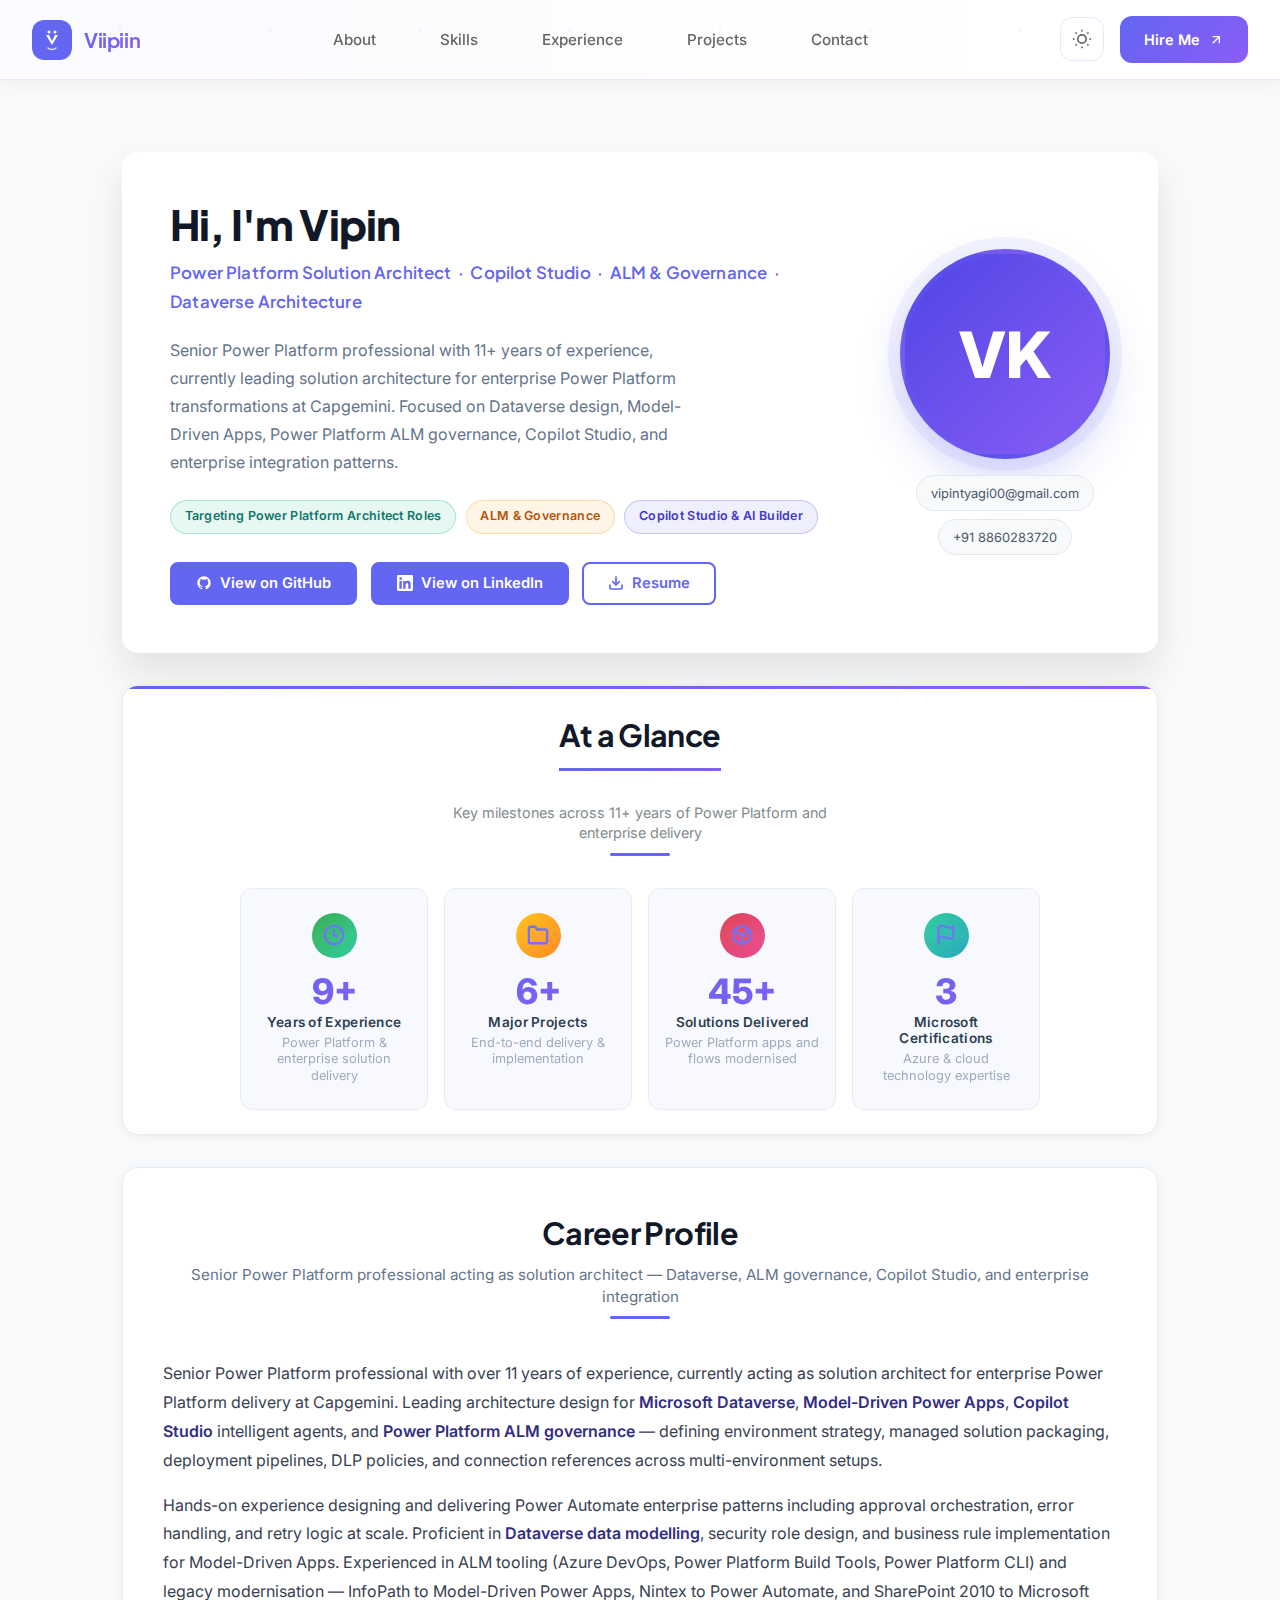
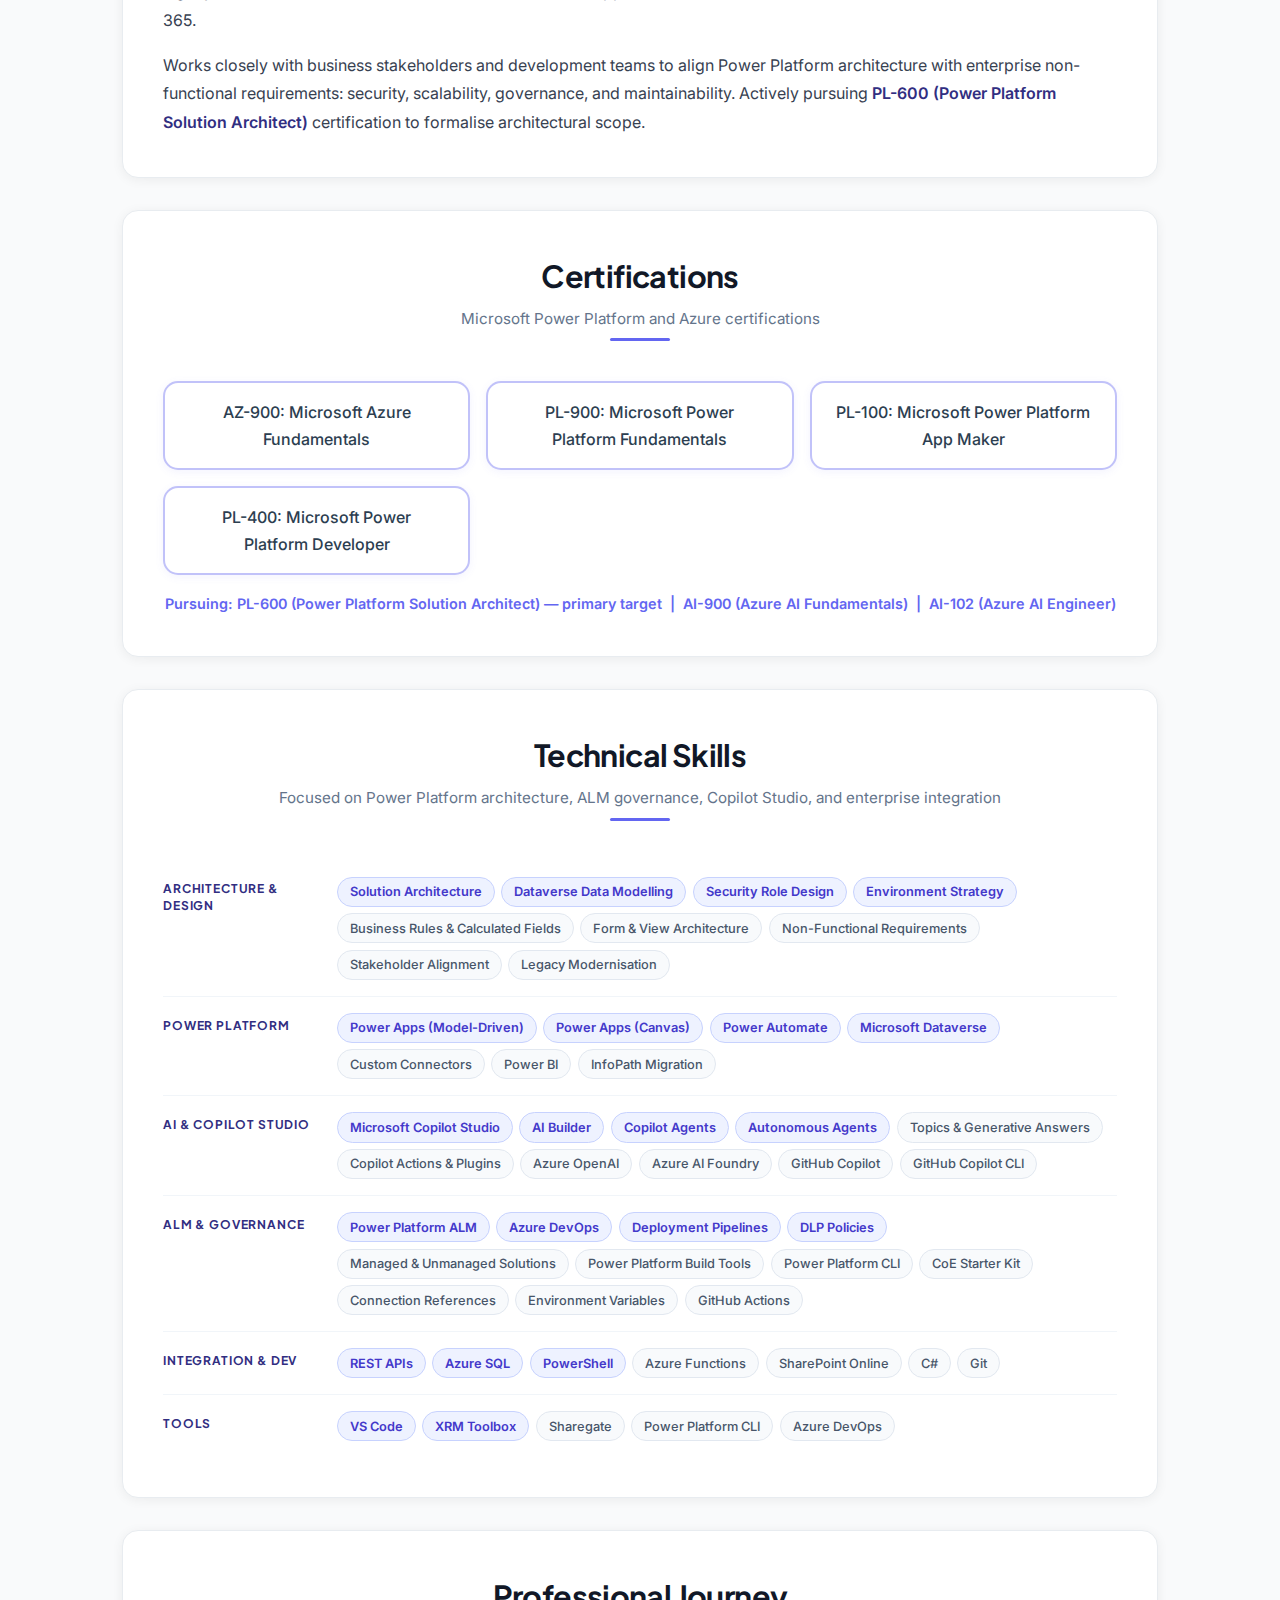
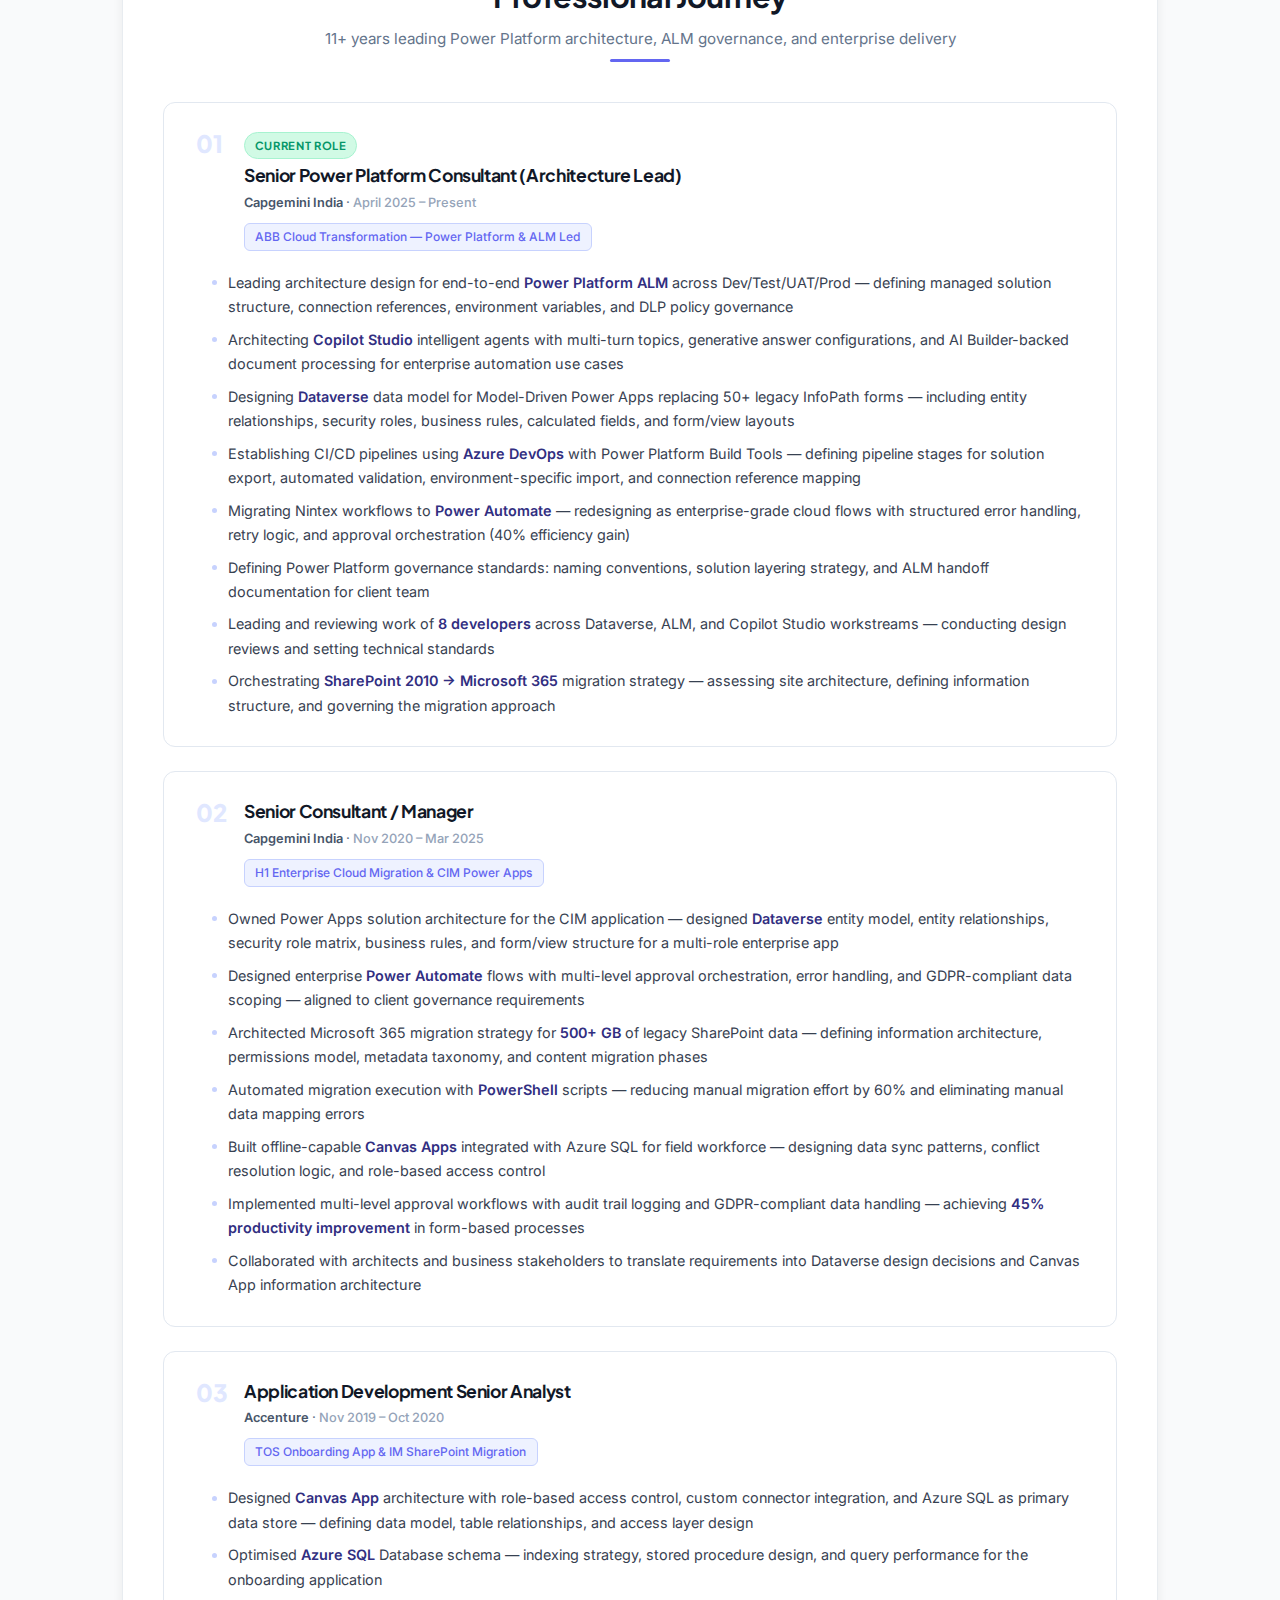
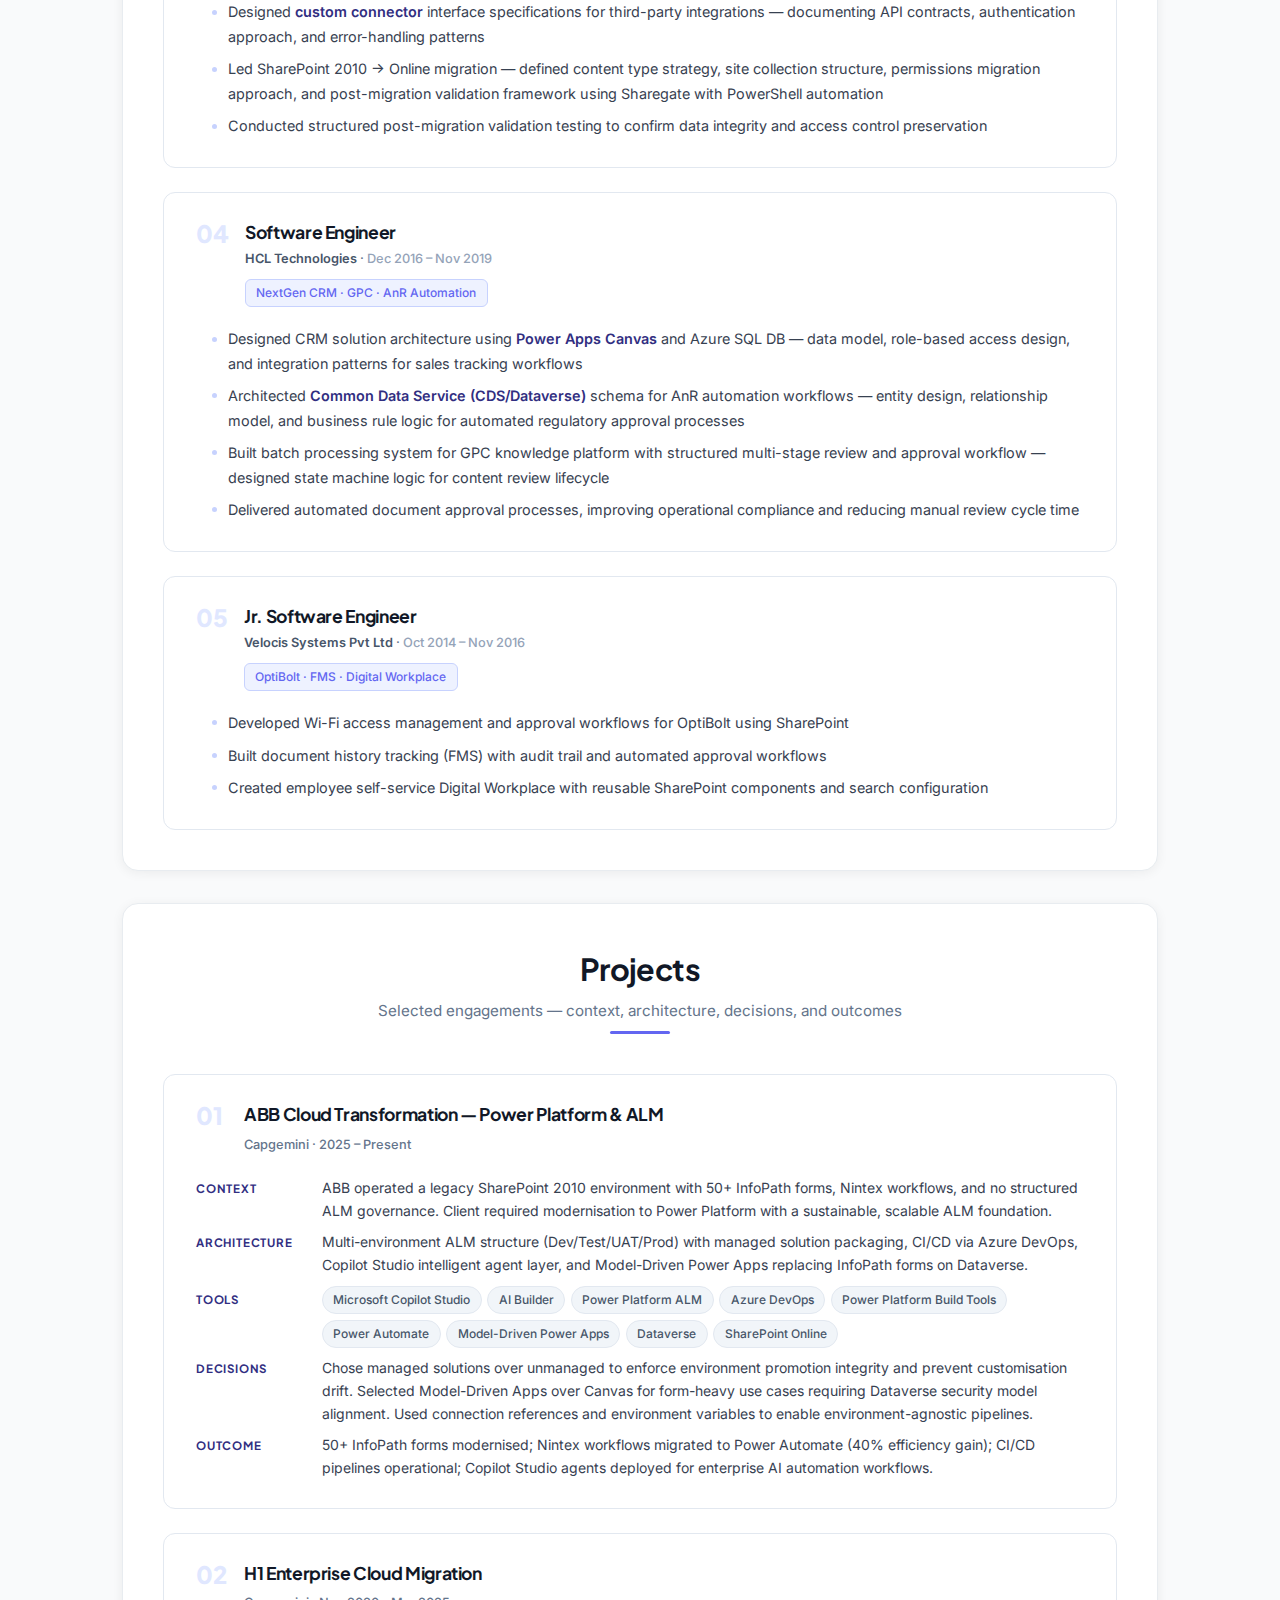
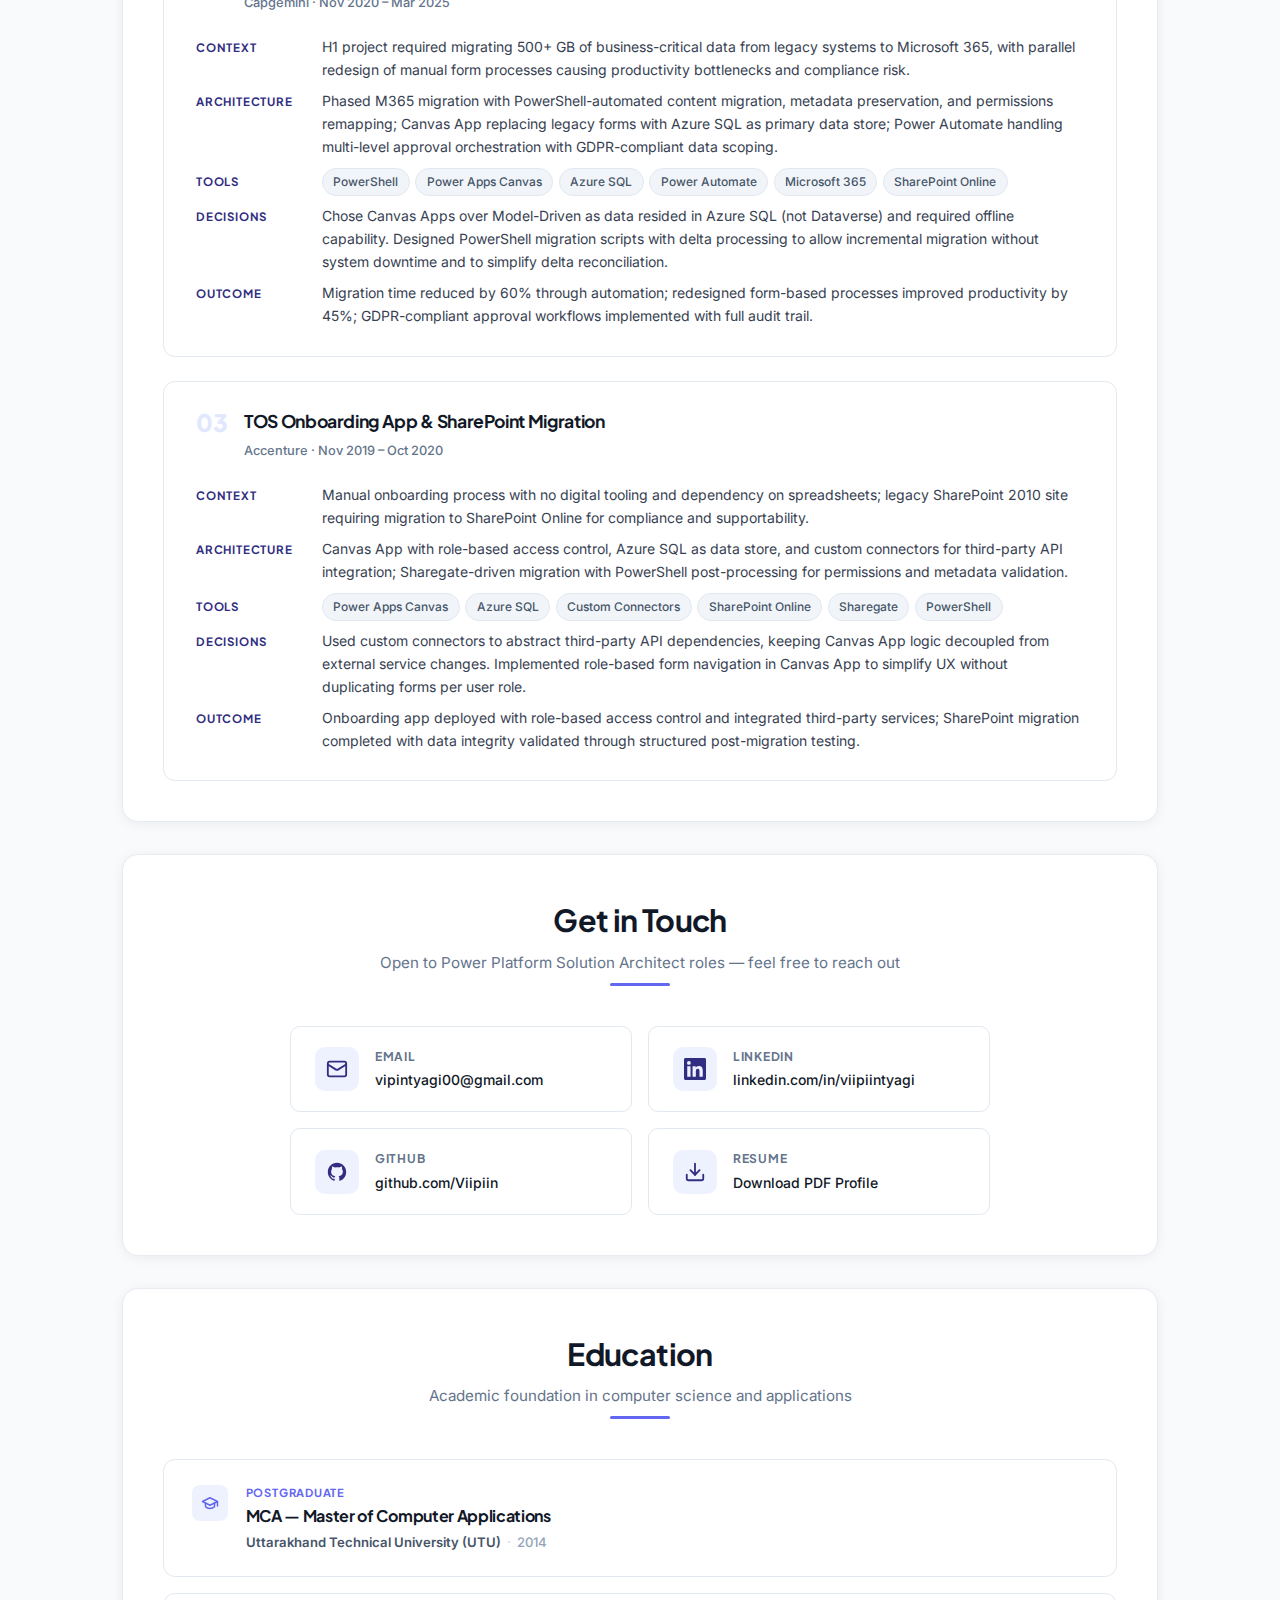
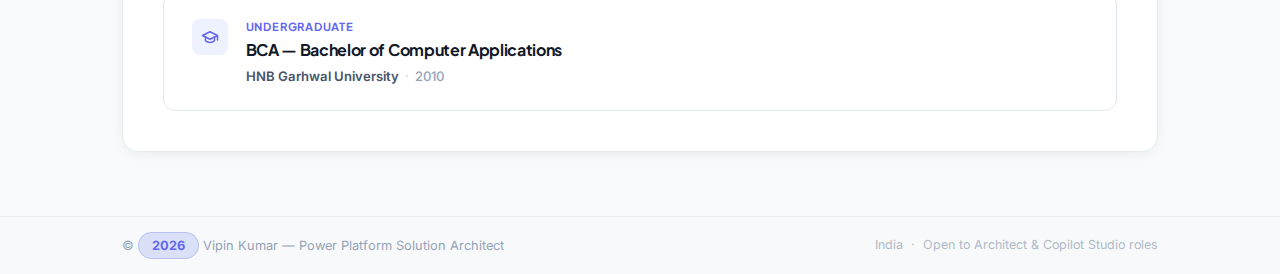
<file: index.html>
<!DOCTYPE html>
<html lang="en">
<head>
    <!-- Theme: apply saved/system preference BEFORE first paint to avoid flash -->
    <script>
      (function(){
        var saved = localStorage.getItem('theme');
        var prefersDark = window.matchMedia && window.matchMedia('(prefers-color-scheme: dark)').matches;
        if (saved === 'dark' || (!saved && prefersDark)) {
          document.documentElement.classList.add('dark-theme');
        }
      })();
    </script>
    <meta charset="UTF-8">
    <meta name="viewport" content="width=device-width, initial-scale=1.0">
    <title>Vipin Kumar – Power Platform Solution Architect | Copilot Studio | ALM | Dataverse</title>
    <link rel="icon" type="image/svg+xml" href="assets/images/favicon.svg">
    <link rel="alternate icon" href="favicon.ico">
    <meta name="description" content="Senior Power Platform professional with 11+ years of experience, leading solution architecture for enterprise Power Platform transformations. Specialising in Dataverse design, Model-Driven Apps, Copilot Studio, ALM governance, and Azure integration.">
    <meta name="keywords" content="Power Platform Solution Architect, Power Platform Architect, Copilot Studio, Microsoft Dataverse, Model-Driven Apps, Power Automate, Power Platform ALM, ALM Governance, Azure DevOps, Deployment Pipelines, DLP Policies, CoE Starter Kit, Environment Strategy, AI Builder, Custom Connectors, Managed Solutions, Connection References, Environment Variables, Power Apps, Solution Architecture, Dataverse Data Modelling, Security Role Design, Power Platform Build Tools, Power Platform CLI">
    <meta name="author" content="Vipin Kumar">
    <meta property="og:title" content="Vipin Kumar – Power Platform Solution Architect | Copilot Studio | ALM | Dataverse">
    <meta property="og:description" content="Senior Power Platform professional with 11+ years of experience, leading solution architecture for enterprise transformations. Specialising in Dataverse design, Model-Driven Apps, Copilot Studio, and ALM governance.">
    <meta property="og:type" content="website">
    <meta name="twitter:card" content="summary">
    <meta name="twitter:title" content="Vipin Kumar – Power Platform Solution Architect | Copilot Studio | ALM">
    <meta name="twitter:description" content="Senior Power Platform professional leading architecture for enterprise Power Platform transformations. Dataverse, Copilot Studio, ALM governance, Model-Driven Apps.">
    
    <!-- Fonts -->
    <link rel="preconnect" href="https://fonts.googleapis.com">
    <link rel="preconnect" href="https://fonts.gstatic.com" crossorigin>
    <link href="https://fonts.googleapis.com/css2?family=Plus+Jakarta+Sans:wght@400;500;600;700;800&family=Inter:wght@400;500;600&display=swap" rel="stylesheet">
    <!-- Stylesheets -->
    <link rel="stylesheet" href="assets/css/header-component.css">
    <link rel="stylesheet" href="assets/css/styles.css">
    <link rel="stylesheet" href="assets/css/back-to-top.css">
    <!-- Clean minimal theme inspired by hamna.dev -->
    <link rel="stylesheet" href="assets/css/hamna-theme.css">
</head>
<body>
    <!-- Skip to main content for keyboard/screen reader users -->
    <a href="#main" class="skip-link">Skip to main content</a>
    <!-- Header Component -->
    <div id="headerContainer"></div>
    
    <main id="main">
    <div class="container">

        <!-- Hero Section — two-column layout -->
        <section id="hero" aria-label="Introduction">
        <div class="header" style="margin-top: 120px;">
            <div class="hero-layout">

                <!-- Left: Text content -->
                <div class="hero-content">
                    <h1>Hi, I'm Vipin</h1>
                    <p class="hero-subtitle">Power Platform Solution Architect &nbsp;·&nbsp; Copilot Studio &nbsp;·&nbsp; ALM &amp; Governance &nbsp;·&nbsp; Dataverse Architecture</p>

                    <p class="hero-bio">
                        Senior Power Platform professional with 11+ years of experience, currently leading solution architecture for enterprise Power Platform transformations at Capgemini. Focused on Dataverse design, Model-Driven Apps, Power Platform ALM governance, Copilot Studio, and enterprise integration patterns.
                    </p>

                    <!-- Role badges -->
                    <div class="hero-badges">
                        <span class="hero-badge green">Targeting Power Platform Architect Roles</span>
                        <span class="hero-badge amber">ALM &amp; Governance</span>
                        <span class="hero-badge indigo">Copilot Studio &amp; AI Builder</span>
                    </div>

                    <!-- CTA buttons -->
                    <div class="hero-cta">
                        <a href="https://github.com/Viipiin" class="btn-cta" target="_blank" rel="noopener noreferrer">
                            <svg width="16" height="16" viewBox="0 0 24 24" fill="currentColor"><path d="M12 2C6.477 2 2 6.484 2 12.017c0 4.425 2.865 8.18 6.839 9.504.5.092.682-.217.682-.483 0-.237-.008-.868-.013-1.703-2.782.605-3.369-1.343-3.369-1.343-.454-1.158-1.11-1.466-1.11-1.466-.908-.62.069-.608.069-.608 1.003.07 1.531 1.032 1.531 1.032.892 1.53 2.341 1.088 2.91.832.092-.647.35-1.088.636-1.338-2.22-.253-4.555-1.113-4.555-4.951 0-1.093.39-1.988 1.029-2.688-.103-.253-.446-1.272.098-2.65 0 0 .84-.27 2.75 1.026A9.564 9.564 0 0112 6.844c.85.004 1.705.115 2.504.337 1.909-1.296 2.747-1.027 2.747-1.027.546 1.379.202 2.398.1 2.651.64.7 1.028 1.595 1.028 2.688 0 3.848-2.339 4.695-4.566 4.943.359.309.678.92.678 1.855 0 1.338-.012 2.419-.012 2.747 0 .268.18.58.688.482A10.019 10.019 0 0022 12.017C22 6.484 17.522 2 12 2z"/></svg>
                            View on GitHub
                        </a>
                        <a href="https://in.linkedin.com/in/viipiintyagi" class="btn-cta" target="_blank" rel="noopener noreferrer">
                            <svg width="16" height="16" viewBox="0 0 24 24" fill="currentColor"><path d="M20.447 20.452h-3.554v-5.569c0-1.328-.027-3.037-1.852-3.037-1.853 0-2.136 1.445-2.136 2.939v5.667H9.351V9h3.414v1.561h.046c.477-.9 1.637-1.85 3.37-1.85 3.601 0 4.267 2.37 4.267 5.455v6.286zM5.337 7.433a2.062 2.062 0 01-2.063-2.065 2.064 2.064 0 112.063 2.065zm1.782 13.019H3.555V9h3.564v11.452zM22.225 0H1.771C.792 0 0 .774 0 1.729v20.542C0 23.227.792 24 1.771 24h20.451C23.2 24 24 23.227 24 22.271V1.729C24 .774 23.2 0 22.222 0h.003z"/></svg>
                            View on LinkedIn
                        </a>
                        <a href="Downloadable Profile/Vipin_Updated_Architect_Profile.pdf" class="btn-cta-outline" download="Vipin_Kumar_Solution_Architect_Profile.pdf">
                            <svg width="16" height="16" viewBox="0 0 24 24" fill="none" stroke="currentColor" stroke-width="2.5" stroke-linecap="round" stroke-linejoin="round">
                                <path d="M21 15v4a2 2 0 0 1-2 2H5a2 2 0 0 1-2-2v-4"/>
                                <polyline points="7,10 12,15 17,10"/>
                                <line x1="12" y1="15" x2="12" y2="3"/>
                            </svg>
                            Resume
                        </a>
                    </div>
                </div>

                <!-- Right: Avatar + contact chips -->
                <div class="hero-avatar-wrap">
                    <div class="hero-avatar-circle">VK</div>
                    <div class="hero-contact-chips">
                        <a href="mailto:vipintyagi00@gmail.com" class="hero-chip">vipintyagi00@gmail.com</a>
                        <a href="tel:+918860283720" class="hero-chip">+91 8860283720</a>
                    </div>
                </div>

            </div><!-- /.hero-layout -->
        </div>
        </section><!-- /#hero -->

        <!-- Portfolio Stats Section -->
        <section class="section portfolio-stats" id="stats" aria-label="At a Glance">
            <div class="stats-header">
                <h2 class="stats-title">At a Glance</h2>
                <p class="stats-subtitle">Key milestones across 11+ years of Power Platform and enterprise delivery</p>
            </div>
            <div class="stats-grid">
                <div class="stat-item experience-stat">
                    <div class="stat-icon">
                        <svg viewBox="0 0 24 24" fill="none" stroke="currentColor" stroke-width="2">
                            <path d="M12 2C6.48 2 2 6.48 2 12s4.48 10 10 10 10-4.48 10-10S17.52 2 12 2z"/>
                            <polyline points="12,6 12,12 16,14"/>
                        </svg>
                    </div>
                    <div class="stat-number">11+</div>
                    <div class="stat-label">Years of Experience</div>
                    <div class="stat-description">Power Platform & enterprise solution delivery</div>
                </div>
                <div class="stat-item projects-stat">
                    <div class="stat-icon">
                        <svg viewBox="0 0 24 24" fill="none" stroke="currentColor" stroke-width="2">
                            <path d="M22 19a2 2 0 0 1-2 2H4a2 2 0 0 1-2-2V5a2 2 0 0 1 2-2h5l2 3h9a2 2 0 0 1 2 2z"/>
                        </svg>
                    </div>
                    <div class="stat-number">7+</div>
                    <div class="stat-label">Major Projects</div>
                    <div class="stat-description">End-to-end delivery & implementation</div>
                </div>
                <div class="stat-item migrations-stat">
                    <div class="stat-icon">
                        <svg viewBox="0 0 24 24" fill="none" stroke="currentColor" stroke-width="2">
                            <path d="M21 16V8a2 2 0 0 0-1-1.73l-7-4a2 2 0 0 0-2 0l-7 4A2 2 0 0 0 3 8v8a2 2 0 0 0 1 1.73l7 4a2 2 0 0 0 2 0l7-4A2 2 0 0 0 21 16z"/>
                            <polyline points="3.27,6.96 12,12.01 20.73,6.96"/>
                            <line x1="12" y1="22.08" x2="12" y2="12"/>
                        </svg>
                    </div>
                    <div class="stat-number">50+</div>
                    <div class="stat-label">Solutions Delivered</div>
                    <div class="stat-description">Power Platform apps and flows modernised</div>
                </div>
                <div class="stat-item certs-stat">
                    <div class="stat-icon">
                        <svg viewBox="0 0 24 24" fill="none" stroke="currentColor" stroke-width="2">
                            <path d="M4 15s1-1 4-1 5 2 8 2 4-1 4-1V3s-1 1-4 1-5-2-8-2-4 1-4 1z"/>
                            <line x1="4" y1="22" x2="4" y2="15"/>
                        </svg>
                    </div>
                    <div class="stat-number">4</div>
                    <div class="stat-label">Microsoft Certifications</div>
                    <div class="stat-description">Azure & cloud technology expertise</div>
                </div>
            </div>
        </section>

        <!-- Career Profile Section -->
        <section class="section" id="about" aria-label="Career Profile">
            <div class="section-header">
                <h2 class="section-title">Career Profile</h2>
                <p class="section-subtitle">Senior Power Platform professional acting as solution architect — Dataverse, ALM governance, Copilot Studio, and enterprise integration</p>
            </div>
            <p class="career-profile">
                Senior Power Platform professional with over 11 years of experience, currently acting as solution architect for enterprise Power Platform delivery at Capgemini. Leading architecture design for <strong>Microsoft Dataverse</strong>, <strong>Model-Driven Power Apps</strong>, <strong>Copilot Studio</strong> intelligent agents, and <strong>Power Platform ALM governance</strong> — defining environment strategy, managed solution packaging, deployment pipelines, DLP policies, and connection references across multi-environment setups.
            </p>
            <p class="career-profile" style="margin-top: 1rem;">
                Hands-on experience designing and delivering Power Automate enterprise patterns including approval orchestration, error handling, and retry logic at scale. Proficient in <strong>Dataverse data modelling</strong>, security role design, and business rule implementation for Model-Driven Apps. Experienced in ALM tooling (Azure DevOps, Power Platform Build Tools, Power Platform CLI) and legacy modernisation — InfoPath to Model-Driven Power Apps, Nintex to Power Automate, and SharePoint 2010 to Microsoft 365.
            </p>
            <p class="career-profile" style="margin-top: 1rem;">
                Works closely with business stakeholders and development teams to align Power Platform architecture with enterprise non-functional requirements: security, scalability, governance, and maintainability. Actively pursuing <strong>PL-600 (Power Platform Solution Architect)</strong> certification to formalise architectural scope.
            </p>
        </section>

        <!-- Certifications Section -->
        <section class="section" id="certifications" aria-label="Certifications">
            <div class="section-header">
                <h2 class="section-title">Certifications</h2>
                <p class="section-subtitle">Microsoft Power Platform and Azure certifications</p>
            </div>
            <div class="certifications">
                <div class="cert-item">AZ-900: Microsoft Azure Fundamentals</div>
                <div class="cert-item">PL-900: Microsoft Power Platform Fundamentals</div>
                <div class="cert-item">PL-100: Microsoft Power Platform App Maker</div>
                <div class="cert-item">PL-400: Microsoft Power Platform Developer</div>
            </div>
            <p style="text-align:center;color:#6366f1;font-weight:600;margin-top:1rem;font-size:0.9rem;">
                Pursuing: PL-600 (Power Platform Solution Architect) — primary target &nbsp;|&nbsp; AI-900 (Azure AI Fundamentals) &nbsp;|&nbsp; AI-102 (Azure AI Engineer)
            </p>
        </section>

        <!-- Technical Skills Section -->
        <section class="section" id="skills" aria-label="Technical Skills">
            <div class="section-header">
                <h2 class="section-title">Technical Skills</h2>
                <p class="section-subtitle">Focused on Power Platform architecture, ALM governance, Copilot Studio, and enterprise integration</p>
            </div>
            <div class="skills-table">

                <div class="skill-row">
                    <div class="skill-row-label">Architecture &amp; Design</div>
                    <div class="skill-row-chips">
                        <span class="skill-chip hi">Solution Architecture</span>
                        <span class="skill-chip hi">Dataverse Data Modelling</span>
                        <span class="skill-chip hi">Security Role Design</span>
                        <span class="skill-chip hi">Environment Strategy</span>
                        <span class="skill-chip">Business Rules &amp; Calculated Fields</span>
                        <span class="skill-chip">Form &amp; View Architecture</span>
                        <span class="skill-chip">Non-Functional Requirements</span>
                        <span class="skill-chip">Stakeholder Alignment</span>
                        <span class="skill-chip">Legacy Modernisation</span>
                    </div>
                </div>

                <div class="skill-row">
                    <div class="skill-row-label">Power Platform</div>
                    <div class="skill-row-chips">
                        <span class="skill-chip hi">Power Apps (Model-Driven)</span>
                        <span class="skill-chip hi">Power Apps (Canvas)</span>
                        <span class="skill-chip hi">Power Automate</span>
                        <span class="skill-chip hi">Microsoft Dataverse</span>
                        <span class="skill-chip">Custom Connectors</span>
                        <span class="skill-chip">Power BI</span>
                        <span class="skill-chip">InfoPath Migration</span>
                    </div>
                </div>

                <div class="skill-row">
                    <div class="skill-row-label">AI &amp; Copilot Studio</div>
                    <div class="skill-row-chips">
                        <span class="skill-chip hi">Microsoft Copilot Studio</span>
                        <span class="skill-chip hi">AI Builder</span>
                        <span class="skill-chip hi">Copilot Agents</span>
                        <span class="skill-chip hi">Autonomous Agents</span>
                        <span class="skill-chip">Topics &amp; Generative Answers</span>
                        <span class="skill-chip">Copilot Actions &amp; Plugins</span>
                        <span class="skill-chip">Azure OpenAI</span>
                        <span class="skill-chip">Azure AI Foundry</span>
                        <span class="skill-chip">GitHub Copilot</span>
                        <span class="skill-chip">GitHub Copilot CLI</span>
                    </div>
                </div>

                <div class="skill-row">
                    <div class="skill-row-label">ALM &amp; Governance</div>
                    <div class="skill-row-chips">
                        <span class="skill-chip hi">Power Platform ALM</span>
                        <span class="skill-chip hi">Azure DevOps</span>
                        <span class="skill-chip hi">Deployment Pipelines</span>
                        <span class="skill-chip hi">DLP Policies</span>
                        <span class="skill-chip">Managed &amp; Unmanaged Solutions</span>
                        <span class="skill-chip">Power Platform Build Tools</span>
                        <span class="skill-chip">Power Platform CLI</span>
                        <span class="skill-chip">CoE Starter Kit</span>
                        <span class="skill-chip">Connection References</span>
                        <span class="skill-chip">Environment Variables</span>
                        <span class="skill-chip">GitHub Actions</span>
                    </div>
                </div>

                <div class="skill-row">
                    <div class="skill-row-label">Integration &amp; Dev</div>
                    <div class="skill-row-chips">
                        <span class="skill-chip hi">REST APIs</span>
                        <span class="skill-chip hi">Azure SQL</span>
                        <span class="skill-chip hi">PowerShell</span>
                        <span class="skill-chip">Azure Functions</span>
                        <span class="skill-chip">SharePoint Online</span>
                        <span class="skill-chip">C#</span>
                        <span class="skill-chip">Git</span>
                    </div>
                </div>

                <div class="skill-row">
                    <div class="skill-row-label">Tools</div>
                    <div class="skill-row-chips">
                        <span class="skill-chip hi">VS Code</span>
                        <span class="skill-chip hi">XRM Toolbox</span>
                        <span class="skill-chip">Sharegate</span>
                        <span class="skill-chip">Power Platform CLI</span>
                        <span class="skill-chip">Azure DevOps</span>
                    </div>
                </div>

            </div>
        </section>

        <!-- Professional Experience Section -->
        <section class="section" id="experience" aria-label="Professional Journey">
            <div class="section-header">
                <h2 class="section-title">Professional Journey</h2>
                <p class="section-subtitle">11+ years leading Power Platform architecture, ALM governance, and enterprise delivery</p>
            </div>

            <div class="exp-cards">

                <!-- Role 1 -->
                <article class="exp-card">
                    <div class="exp-card-header">
                        <div class="exp-card-number">01</div>
                        <div class="exp-card-info">
                            <div class="exp-card-top-row">
                                <span class="exp-badge-current">Current Role</span>
                            </div>
                            <h3 class="exp-card-role">Senior Power Platform Consultant (Architecture Lead)</h3>
                            <div class="exp-card-meta">
                                <span class="exp-card-company">Capgemini India</span>
                                <span aria-hidden="true"> · </span>
                                <span class="exp-card-period">April 2025 – Present</span>
                            </div>
                            <div class="exp-card-tag">ABB Cloud Transformation — Power Platform &amp; ALM Led</div>
                        </div>
                    </div>
                    <ul class="exp-card-bullets">
                        <li>Leading architecture design for end-to-end <strong>Power Platform ALM</strong> across Dev/Test/UAT/Prod — defining managed solution structure, connection references, environment variables, and DLP policy governance</li>
                        <li>Architecting <strong>Copilot Studio</strong> intelligent agents with multi-turn topics, generative answer configurations, and AI Builder-backed document processing for enterprise automation use cases</li>
                        <li>Designing <strong>Dataverse</strong> data model for Model-Driven Power Apps replacing 50+ legacy InfoPath forms — including entity relationships, security roles, business rules, calculated fields, and form/view layouts</li>
                        <li>Establishing CI/CD pipelines using <strong>Azure DevOps</strong> with Power Platform Build Tools — defining pipeline stages for solution export, automated validation, environment-specific import, and connection reference mapping</li>
                        <li>Migrating Nintex workflows to <strong>Power Automate</strong> — redesigning as enterprise-grade cloud flows with structured error handling, retry logic, and approval orchestration (40% efficiency gain)</li>
                        <li>Defining Power Platform governance standards: naming conventions, solution layering strategy, and ALM handoff documentation for client team</li>
                        <li>Leading and reviewing work of <strong>8 developers</strong> across Dataverse, ALM, and Copilot Studio workstreams — conducting design reviews and setting technical standards</li>
                        <li>Orchestrating <strong>SharePoint 2010 → Microsoft 365</strong> migration strategy — assessing site architecture, defining information structure, and governing the migration approach</li>
                    </ul>
                </article>

                <!-- Role 2 -->
                <article class="exp-card">
                    <div class="exp-card-header">
                        <div class="exp-card-number">02</div>
                        <div class="exp-card-info">
                            <h3 class="exp-card-role">Senior Consultant / Manager</h3>
                            <div class="exp-card-meta">
                                <span class="exp-card-company">Capgemini India</span>
                                <span aria-hidden="true"> · </span>
                                <span class="exp-card-period">Nov 2020 – Mar 2025</span>
                            </div>
                            <div class="exp-card-tag">H1 Enterprise Cloud Migration &amp; CIM Power Apps</div>
                        </div>
                    </div>
                    <ul class="exp-card-bullets">
                        <li>Owned Power Apps solution architecture for the CIM application — designed <strong>Dataverse</strong> entity model, entity relationships, security role matrix, business rules, and form/view structure for a multi-role enterprise app</li>
                        <li>Designed enterprise <strong>Power Automate</strong> flows with multi-level approval orchestration, error handling, and GDPR-compliant data scoping — aligned to client governance requirements</li>
                        <li>Architected Microsoft 365 migration strategy for <strong>500+ GB</strong> of legacy SharePoint data — defining information architecture, permissions model, metadata taxonomy, and content migration phases</li>
                        <li>Automated migration execution with <strong>PowerShell</strong> scripts — reducing manual migration effort by 60% and eliminating manual data mapping errors</li>
                        <li>Built offline-capable <strong>Canvas Apps</strong> integrated with Azure SQL for field workforce — designing data sync patterns, conflict resolution logic, and role-based access control</li>
                        <li>Implemented multi-level approval workflows with audit trail logging and GDPR-compliant data handling — achieving <strong>45% productivity improvement</strong> in form-based processes</li>
                        <li>Collaborated with architects and business stakeholders to translate requirements into Dataverse design decisions and Canvas App information architecture</li>
                    </ul>
                </article>

                <!-- Role 3 -->
                <article class="exp-card">
                    <div class="exp-card-header">
                        <div class="exp-card-number">03</div>
                        <div class="exp-card-info">
                            <h3 class="exp-card-role">Application Development Senior Analyst</h3>
                            <div class="exp-card-meta">
                                <span class="exp-card-company">Accenture</span>
                                <span aria-hidden="true"> · </span>
                                <span class="exp-card-period">Nov 2019 – Oct 2020</span>
                            </div>
                            <div class="exp-card-tag">TOS Onboarding App &amp; IM SharePoint Migration</div>
                        </div>
                    </div>
                    <ul class="exp-card-bullets">
                        <li>Designed <strong>Canvas App</strong> architecture with role-based access control, custom connector integration, and Azure SQL as primary data store — defining data model, table relationships, and access layer design</li>
                        <li>Optimised <strong>Azure SQL</strong> Database schema — indexing strategy, stored procedure design, and query performance for the onboarding application</li>
                        <li>Designed <strong>custom connector</strong> interface specifications for third-party integrations — documenting API contracts, authentication approach, and error-handling patterns</li>
                        <li>Led SharePoint 2010 → Online migration — defined content type strategy, site collection structure, permissions migration approach, and post-migration validation framework using Sharegate with PowerShell automation</li>
                        <li>Conducted structured post-migration validation testing to confirm data integrity and access control preservation</li>
                    </ul>
                </article>

                <!-- Role 4 -->
                <article class="exp-card">
                    <div class="exp-card-header">
                        <div class="exp-card-number">04</div>
                        <div class="exp-card-info">
                            <h3 class="exp-card-role">Software Engineer</h3>
                            <div class="exp-card-meta">
                                <span class="exp-card-company">HCL Technologies</span>
                                <span aria-hidden="true"> · </span>
                                <span class="exp-card-period">Dec 2016 – Nov 2019</span>
                            </div>
                            <div class="exp-card-tag">NextGen CRM · GPC · AnR Automation</div>
                        </div>
                    </div>
                    <ul class="exp-card-bullets">
                        <li>Designed CRM solution architecture using <strong>Power Apps Canvas</strong> and Azure SQL DB — data model, role-based access design, and integration patterns for sales tracking workflows</li>
                        <li>Architected <strong>Common Data Service (CDS/Dataverse)</strong> schema for AnR automation workflows — entity design, relationship model, and business rule logic for automated regulatory approval processes</li>
                        <li>Built batch processing system for GPC knowledge platform with structured multi-stage review and approval workflow — designed state machine logic for content review lifecycle</li>
                        <li>Delivered automated document approval processes, improving operational compliance and reducing manual review cycle time</li>
                    </ul>
                </article>

                <!-- Role 5 -->
                <article class="exp-card">
                    <div class="exp-card-header">
                        <div class="exp-card-number">05</div>
                        <div class="exp-card-info">
                            <h3 class="exp-card-role">Jr. Software Engineer</h3>
                            <div class="exp-card-meta">
                                <span class="exp-card-company">Velocis Systems Pvt Ltd</span>
                                <span aria-hidden="true"> · </span>
                                <span class="exp-card-period">Oct 2014 – Nov 2016</span>
                            </div>
                            <div class="exp-card-tag">OptiBolt · FMS · Digital Workplace</div>
                        </div>
                    </div>
                    <ul class="exp-card-bullets">
                        <li>Developed Wi-Fi access management and approval workflows for OptiBolt using SharePoint</li>
                        <li>Built document history tracking (FMS) with audit trail and automated approval workflows</li>
                        <li>Created employee self-service Digital Workplace with reusable SharePoint components and search configuration</li>
                    </ul>
                </article>

            </div><!-- /.exp-cards -->
        </section>

        <!-- Projects Section -->
        <section class="section" id="projects" aria-label="Projects">
            <div class="section-header">
                <h2 class="section-title">Projects</h2>
                <p class="section-subtitle">Selected engagements — context, architecture, decisions, and outcomes</p>
            </div>
            <div class="projects-grid">

                <!-- Project 1 -->
                <article class="project-card">
                    <div class="project-header">
                        <div class="project-number">01</div>
                        <div>
                            <h3 class="project-title">ABB Cloud Transformation — Power Platform &amp; ALM</h3>
                            <span class="project-meta">Capgemini · 2025 – Present</span>
                        </div>
                    </div>
                    <dl class="project-details">
                        <dt>Context</dt>
                        <dd>ABB operated a legacy SharePoint 2010 environment with 50+ InfoPath forms, Nintex workflows, and no structured ALM governance. Client required modernisation to Power Platform with a sustainable, scalable ALM foundation.</dd>
                        <dt>Architecture</dt>
                        <dd>Multi-environment ALM structure (Dev/Test/UAT/Prod) with managed solution packaging, CI/CD via Azure DevOps, Copilot Studio intelligent agent layer, and Model-Driven Power Apps replacing InfoPath forms on Dataverse.</dd>
                        <dt>Tools</dt>
                        <dd>
                            <div class="project-tools">
                                <span>Microsoft Copilot Studio</span>
                                <span>AI Builder</span>
                                <span>Power Platform ALM</span>
                                <span>Azure DevOps</span>
                                <span>Power Platform Build Tools</span>
                                <span>Power Automate</span>
                                <span>Model-Driven Power Apps</span>
                                <span>Dataverse</span>
                                <span>SharePoint Online</span>
                            </div>
                        </dd>
                        <dt>Decisions</dt>
                        <dd>Chose managed solutions over unmanaged to enforce environment promotion integrity and prevent customisation drift. Selected Model-Driven Apps over Canvas for form-heavy use cases requiring Dataverse security model alignment. Used connection references and environment variables to enable environment-agnostic pipelines.</dd>
                        <dt>Outcome</dt>
                        <dd>50+ InfoPath forms modernised; Nintex workflows migrated to Power Automate (40% efficiency gain); CI/CD pipelines operational; Copilot Studio agents deployed for enterprise AI automation workflows.</dd>
                    </dl>
                </article>

                <!-- Project 2 -->
                <article class="project-card">
                    <div class="project-header">
                        <div class="project-number">02</div>
                        <div>
                            <h3 class="project-title">H1 Enterprise Cloud Migration</h3>
                            <span class="project-meta">Capgemini · Nov 2020 – Mar 2025</span>
                        </div>
                    </div>
                    <dl class="project-details">
                        <dt>Context</dt>
                        <dd>H1 project required migrating 500+ GB of business-critical data from legacy systems to Microsoft 365, with parallel redesign of manual form processes causing productivity bottlenecks and compliance risk.</dd>
                        <dt>Architecture</dt>
                        <dd>Phased M365 migration with PowerShell-automated content migration, metadata preservation, and permissions remapping; Canvas App replacing legacy forms with Azure SQL as primary data store; Power Automate handling multi-level approval orchestration with GDPR-compliant data scoping.</dd>
                        <dt>Tools</dt>
                        <dd>
                            <div class="project-tools">
                                <span>PowerShell</span>
                                <span>Power Apps Canvas</span>
                                <span>Azure SQL</span>
                                <span>Power Automate</span>
                                <span>Microsoft 365</span>
                                <span>SharePoint Online</span>
                            </div>
                        </dd>
                        <dt>Decisions</dt>
                        <dd>Chose Canvas Apps over Model-Driven as data resided in Azure SQL (not Dataverse) and required offline capability. Designed PowerShell migration scripts with delta processing to allow incremental migration without system downtime and to simplify delta reconciliation.</dd>
                        <dt>Outcome</dt>
                        <dd>Migration time reduced by 60% through automation; redesigned form-based processes improved productivity by 45%; GDPR-compliant approval workflows implemented with full audit trail.</dd>
                    </dl>
                </article>

                <!-- Project 3 -->
                <article class="project-card">
                    <div class="project-header">
                        <div class="project-number">03</div>
                        <div>
                            <h3 class="project-title">TOS Onboarding App &amp; SharePoint Migration</h3>
                            <span class="project-meta">Accenture · Nov 2019 – Oct 2020</span>
                        </div>
                    </div>
                    <dl class="project-details">
                        <dt>Context</dt>
                        <dd>Manual onboarding process with no digital tooling and dependency on spreadsheets; legacy SharePoint 2010 site requiring migration to SharePoint Online for compliance and supportability.</dd>
                        <dt>Architecture</dt>
                        <dd>Canvas App with role-based access control, Azure SQL as data store, and custom connectors for third-party API integration; Sharegate-driven migration with PowerShell post-processing for permissions and metadata validation.</dd>
                        <dt>Tools</dt>
                        <dd>
                            <div class="project-tools">
                                <span>Power Apps Canvas</span>
                                <span>Azure SQL</span>
                                <span>Custom Connectors</span>
                                <span>SharePoint Online</span>
                                <span>Sharegate</span>
                                <span>PowerShell</span>
                            </div>
                        </dd>
                        <dt>Decisions</dt>
                        <dd>Used custom connectors to abstract third-party API dependencies, keeping Canvas App logic decoupled from external service changes. Implemented role-based form navigation in Canvas App to simplify UX without duplicating forms per user role.</dd>
                        <dt>Outcome</dt>
                        <dd>Onboarding app deployed with role-based access control and integrated third-party services; SharePoint migration completed with data integrity validated through structured post-migration testing.</dd>
                    </dl>
                </article>

            </div>
        </section>

        <!-- Contact Section -->
        <section class="section" id="contact" aria-label="Get in Touch">
            <div class="section-header">
                <h2 class="section-title">Get in Touch</h2>
                <p class="section-subtitle">Open to Power Platform Solution Architect roles — feel free to reach out</p>
            </div>
            <div class="contact-grid">
                <a href="mailto:vipintyagi00@gmail.com" class="contact-card" aria-label="Send email to vipintyagi00@gmail.com">
                    <div class="contact-card-icon">
                        <svg width="22" height="22" viewBox="0 0 24 24" fill="none" stroke="currentColor" stroke-width="2" stroke-linecap="round" stroke-linejoin="round" aria-hidden="true"><rect x="2" y="4" width="20" height="16" rx="2"/><path d="m22 7-8.97 5.7a1.94 1.94 0 0 1-2.06 0L2 7"/></svg>
                    </div>
                    <div>
                        <div class="contact-card-label">Email</div>
                        <div class="contact-card-value">vipintyagi00@gmail.com</div>
                    </div>
                </a>
                <a href="https://in.linkedin.com/in/viipiintyagi" target="_blank" rel="noopener noreferrer" class="contact-card" aria-label="View LinkedIn profile (opens in new tab)">
                    <div class="contact-card-icon">
                        <svg width="22" height="22" viewBox="0 0 24 24" fill="currentColor" aria-hidden="true"><path d="M20.447 20.452h-3.554v-5.569c0-1.328-.027-3.037-1.852-3.037-1.853 0-2.136 1.445-2.136 2.939v5.667H9.351V9h3.414v1.561h.046c.477-.9 1.637-1.85 3.37-1.85 3.601 0 4.267 2.37 4.267 5.455v6.286zM5.337 7.433a2.062 2.062 0 01-2.063-2.065 2.064 2.064 0 112.063 2.065zm1.782 13.019H3.555V9h3.564v11.452zM22.225 0H1.771C.792 0 0 .774 0 1.729v20.542C0 23.227.792 24 1.771 24h20.451C23.2 24 24 23.227 24 22.271V1.729C24 .774 23.2 0 22.222 0h.003z"/></svg>
                    </div>
                    <div>
                        <div class="contact-card-label">LinkedIn</div>
                        <div class="contact-card-value">linkedin.com/in/viipiintyagi</div>
                    </div>
                </a>
                <a href="https://github.com/Viipiin" target="_blank" rel="noopener noreferrer" class="contact-card" aria-label="View GitHub profile (opens in new tab)">
                    <div class="contact-card-icon">
                        <svg width="22" height="22" viewBox="0 0 24 24" fill="currentColor" aria-hidden="true"><path d="M12 2C6.477 2 2 6.484 2 12.017c0 4.425 2.865 8.18 6.839 9.504.5.092.682-.217.682-.483 0-.237-.008-.868-.013-1.703-2.782.605-3.369-1.343-3.369-1.343-.454-1.158-1.11-1.466-1.11-1.466-.908-.62.069-.608.069-.608 1.003.07 1.531 1.032 1.531 1.032.892 1.53 2.341 1.088 2.91.832.092-.647.35-1.088.636-1.338-2.22-.253-4.555-1.113-4.555-4.951 0-1.093.39-1.988 1.029-2.688-.103-.253-.446-1.272.098-2.65 0 0 .84-.27 2.75 1.026A9.564 9.564 0 0112 6.844c.85.004 1.705.115 2.504.337 1.909-1.296 2.747-1.027 2.747-1.027.546 1.379.202 2.398.1 2.651.64.7 1.028 1.595 1.028 2.688 0 3.848-2.339 4.695-4.566 4.943.359.309.678.92.678 1.855 0 1.338-.012 2.419-.012 2.747 0 .268.18.58.688.482A10.019 10.019 0 0022 12.017C22 6.484 17.522 2 12 2z"/></svg>
                    </div>
                    <div>
                        <div class="contact-card-label">GitHub</div>
                        <div class="contact-card-value">github.com/Viipiin</div>
                    </div>
                </a>
                <a href="Downloadable Profile/Vipin_Updated_Architect_Profile.pdf" download="Vipin_Kumar_Solution_Architect_Profile.pdf" class="contact-card" aria-label="Download PDF resume">
                    <div class="contact-card-icon">
                        <svg width="22" height="22" viewBox="0 0 24 24" fill="none" stroke="currentColor" stroke-width="2" stroke-linecap="round" stroke-linejoin="round" aria-hidden="true"><path d="M21 15v4a2 2 0 0 1-2 2H5a2 2 0 0 1-2-2v-4"/><polyline points="7,10 12,15 17,10"/><line x1="12" y1="15" x2="12" y2="3"/></svg>
                    </div>
                    <div>
                        <div class="contact-card-label">Resume</div>
                        <div class="contact-card-value">Download PDF Profile</div>
                    </div>
                </a>
            </div>
        </section>

        <!-- Education Section -->
        <section class="section" id="education" aria-label="Education">
            <div class="section-header">
                <h2 class="section-title">Education</h2>
                <p class="section-subtitle">Academic foundation in computer science and applications</p>
            </div>
            <div class="edu-cards">

                <article class="edu-card">
                    <div class="edu-card-left">
                        <div class="edu-card-icon" aria-hidden="true">
                            <svg width="18" height="18" viewBox="0 0 24 24" fill="none" stroke="currentColor" stroke-width="2" stroke-linecap="round" stroke-linejoin="round"><path d="M22 10v6M2 10l10-5 10 5-10 5z"/><path d="M6 12v5c3 3 9 3 12 0v-5"/></svg>
                        </div>
                    </div>
                    <div class="edu-card-body">
                        <div class="edu-card-level">Postgraduate</div>
                        <h3 class="edu-card-degree">MCA — Master of Computer Applications</h3>
                        <div class="edu-card-meta">
                            <span class="edu-card-institution">Uttarakhand Technical University (UTU)</span>
                            <span class="edu-card-sep">·</span>
                            <span class="edu-card-year">2014</span>
                        </div>
                    </div>
                </article>

                <article class="edu-card">
                    <div class="edu-card-left">
                        <div class="edu-card-icon" aria-hidden="true">
                            <svg width="18" height="18" viewBox="0 0 24 24" fill="none" stroke="currentColor" stroke-width="2" stroke-linecap="round" stroke-linejoin="round"><path d="M22 10v6M2 10l10-5 10 5-10 5z"/><path d="M6 12v5c3 3 9 3 12 0v-5"/></svg>
                        </div>
                    </div>
                    <div class="edu-card-body">
                        <div class="edu-card-level">Undergraduate</div>
                        <h3 class="edu-card-degree">BCA — Bachelor of Computer Applications</h3>
                        <div class="edu-card-meta">
                            <span class="edu-card-institution">HNB Garhwal University</span>
                            <span class="edu-card-sep">·</span>
                            <span class="edu-card-year">2010</span>
                        </div>
                    </div>
                </article>

            </div>
        </section>
    </div>
    </main>
    
    <!-- Footer — minimal -->
    <footer class="site-footer">
        <div class="footer-bar">
            <span>© <span class="footer-year">2026</span> Vipin Kumar — Power Platform Solution Architect</span>
            <span class="footer-location">India &nbsp;·&nbsp; Open to Architect &amp; Copilot Studio roles</span>
        </div>
    </footer>
    
    <script src="assets/js/header-component.js"></script>
    <script src="assets/js/back-to-top.js"></script>
    <script>
        // Disable problematic script functions for header component pages
        try {
            // Only load essential functions for header component pages
            if (typeof window.HeaderComponent !== 'undefined') {
                // Initialize header component safely
                document.addEventListener('DOMContentLoaded', function() {
                    const headerConfig = {
                        logo: {
                            text: "Viipiin",
                            url: "index.html",
                            showIcon: true
                        },
                        navigation: [
                            { text: "About", url: "#about", active: false },
                            { text: "Skills", url: "#skills", active: false },
                            { text: "Experience", url: "#experience", active: false },
                            { text: "Projects", url: "#projects", active: false },
                            { text: "Contact", url: "#contact", active: false }
                        ],
                        cta: {
                            text: "Hire Me",
                            url: "mailto:vipintyagi00@gmail.com",
                            style: "primary"
                        },
                        showSearch: false,
                        showThemeToggle: true,
                        showSocialLinks: false,
                        socialLinks: [
                            { platform: "linkedin", url: "https://www.linkedin.com/in/viipiintyagi/", icon: "linkedin" },
                            { platform: "github", url: "https://github.com/viipiin", icon: "github" },
                            { platform: "twitter", url: "https://twitter.com/theo365dev", icon: "twitter" }
                        ]
                    };

                    document.getElementById('headerContainer').innerHTML = HeaderComponent.createHeader(headerConfig);
                    HeaderComponent.init();
                });
            }
        } catch (error) {
            console.log('Header component initialization error:', error);
        }
        
        // Add minimal functionality that doesn't depend on old navigation
        document.addEventListener('DOMContentLoaded', function() {
            // Update footer year
            const yearElements = document.querySelectorAll('.footer-year');
            const currentYear = new Date().getFullYear();
            yearElements.forEach(el => el.textContent = currentYear);
            
            // Add smooth scrolling for anchor links
            document.querySelectorAll('a[href^="#"]').forEach(anchor => {
                anchor.addEventListener('click', function (e) {
                    e.preventDefault();
                    const target = document.querySelector(this.getAttribute('href'));
                    if (target) {
                        target.scrollIntoView({
                            behavior: 'smooth'
                        });
                    }
                });
            });

            // ── Stats count-up animation ──────────────────────────────────
            const statsSection = document.querySelector('#stats');
            if (statsSection && !window.matchMedia('(prefers-reduced-motion: reduce)').matches) {
                const statNumbers = statsSection.querySelectorAll('.stat-number');
                const counterObserver = new IntersectionObserver((entries) => {
                    entries.forEach(entry => {
                        if (!entry.isIntersecting) return;
                        statNumbers.forEach(el => {
                            const text = el.textContent.trim();
                            const suffix = text.includes('+') ? '+' : '';
                            const target = parseInt(text, 10);
                            if (isNaN(target)) return;
                            let count = 0;
                            const duration = 900;
                            const steps = 40;
                            const stepVal = target / steps;
                            const interval = duration / steps;
                            el.classList.add('counting');
                            const timer = setInterval(() => {
                                count = Math.min(count + stepVal, target);
                                el.textContent = Math.floor(count) + suffix;
                                if (count >= target) {
                                    el.textContent = target + suffix;
                                    el.classList.remove('counting');
                                    clearInterval(timer);
                                }
                            }, interval);
                        });
                        counterObserver.unobserve(entry.target);
                    });
                }, { threshold: 0.4 });
                counterObserver.observe(statsSection);
            }

            // ── Section underline slide-in ────────────────────────────────
            const sectionHeaders = document.querySelectorAll('.section-header');
            if (!window.matchMedia('(prefers-reduced-motion: reduce)').matches) {
                const underlineObserver = new IntersectionObserver((entries) => {
                    entries.forEach(entry => {
                        if (entry.isIntersecting) {
                            entry.target.classList.add('underline-in');
                            underlineObserver.unobserve(entry.target);
                        }
                    });
                }, { threshold: 0.4 });
                sectionHeaders.forEach(h => underlineObserver.observe(h));
            } else {
                // reduced motion: show underlines immediately
                sectionHeaders.forEach(h => h.classList.add('underline-in'));
            }
        });
    </script>
    <!-- Typing animation removed — replaced with static subtitle for ATS compatibility -->

</body>
</html>
</file>
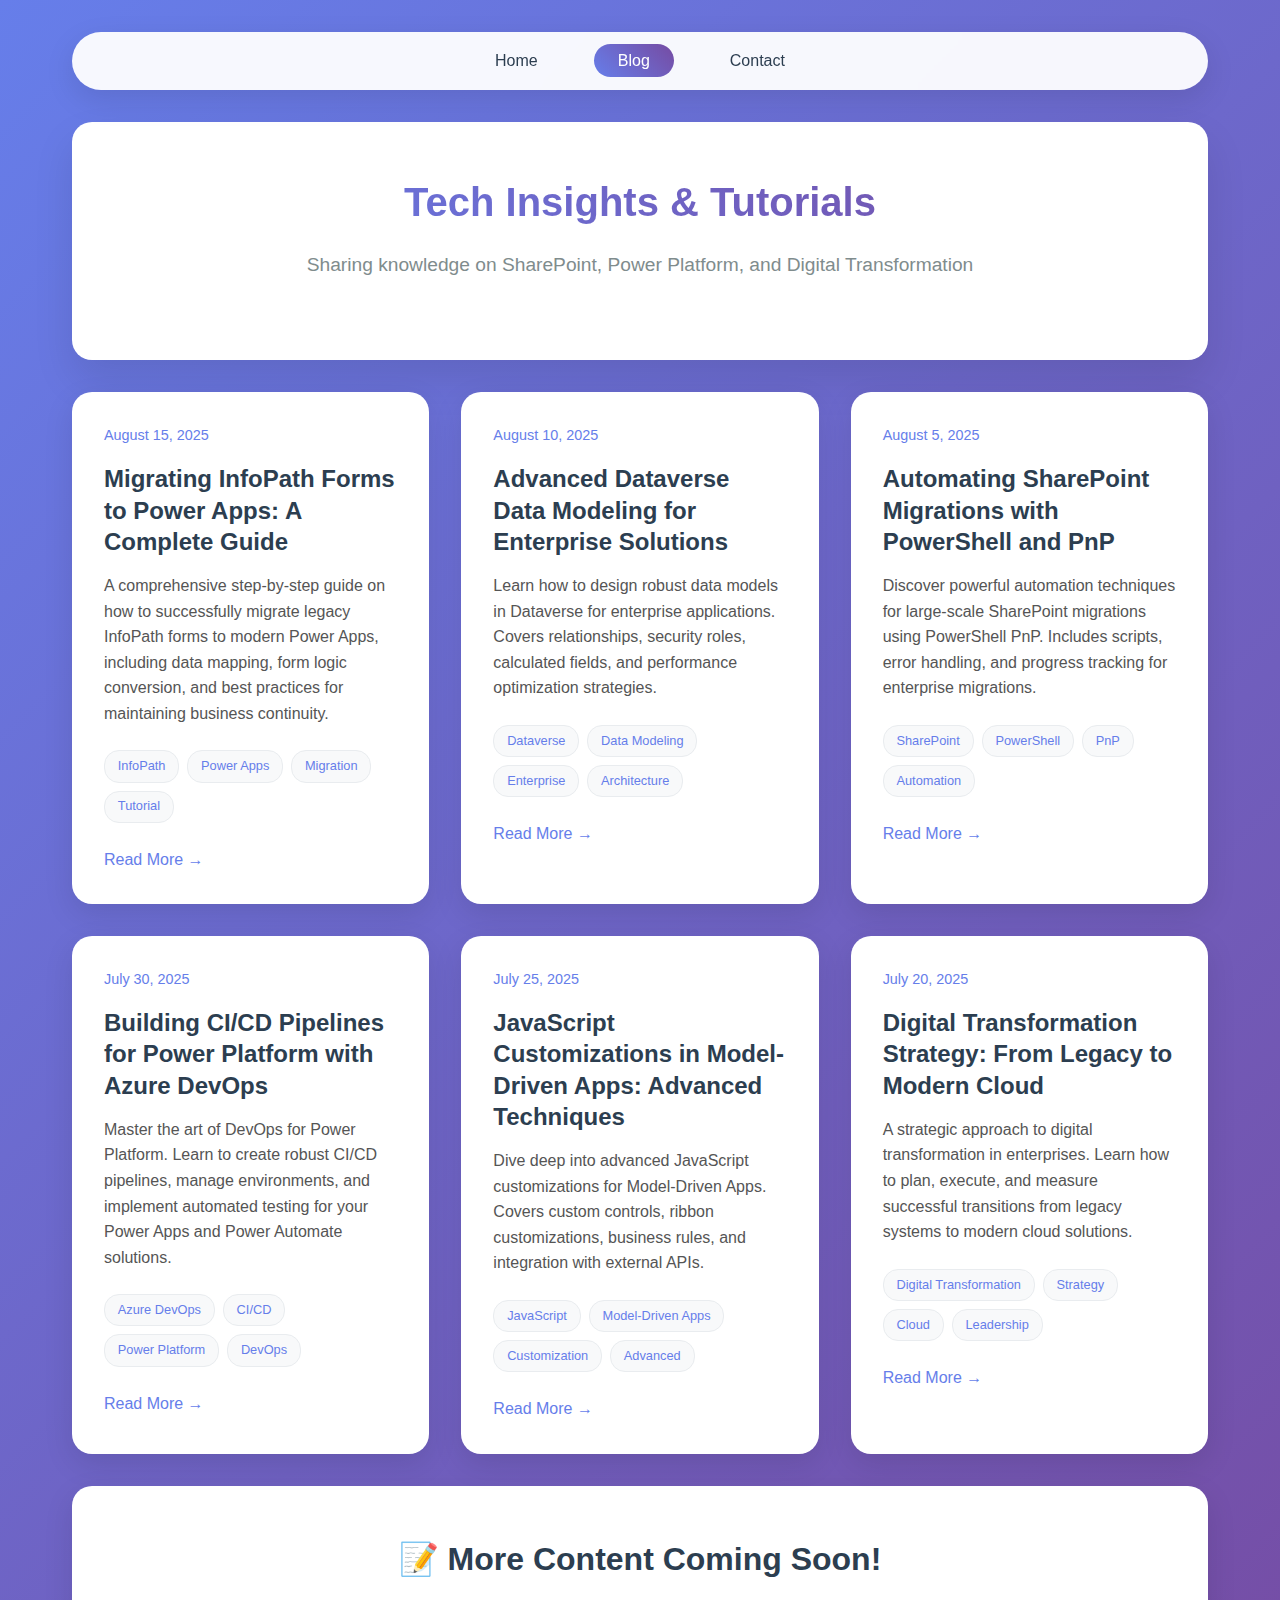
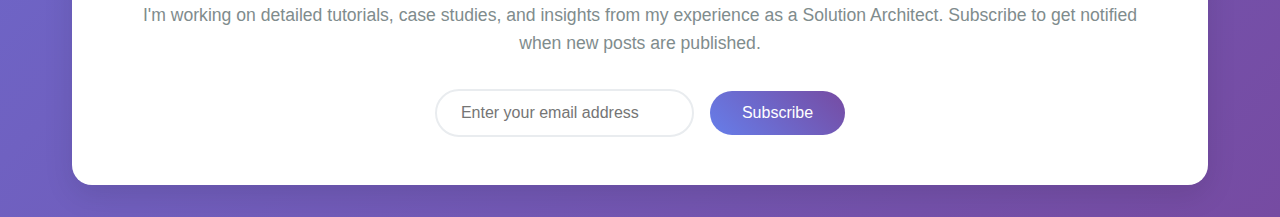
<file: blog.html>
<!DOCTYPE html>
<html lang="en">
<head>
    <meta charset="UTF-8">
    <meta name="viewport" content="width=device-width, initial-scale=1.0">
    <title>Blog - Vipin Kumar | Solution Architect</title>
    <link rel="icon" type="image/svg+xml" href="favicon.svg">
    <link rel="alternate icon" href="favicon.ico">
    <meta name="description" content="Tech insights, tutorials, and thoughts on SharePoint, Power Platform, and Digital Transformation by Solution Architect Vipin Kumar.">
    <meta name="keywords" content="SharePoint Blog, Power Platform Tutorials, Digital Transformation, Azure, Microsoft 365">
    <meta name="author" content="Vipin Kumar">
    <style>
        * {
            margin: 0;
            padding: 0;
            box-sizing: border-box;
        }

        body {
            font-family: 'Segoe UI', Tahoma, Geneva, Verdana, sans-serif;
            line-height: 1.6;
            color: #333;
            background: linear-gradient(135deg, #667eea 0%, #764ba2 100%);
            min-height: 100vh;
        }

        .container {
            max-width: 1200px;
            margin: 0 auto;
            padding: 2rem;
        }

        /* Navigation Styles */
        .navigation {
            background: rgba(255, 255, 255, 0.95);
            backdrop-filter: blur(10px);
            border-radius: 50px;
            padding: 1rem 2rem;
            margin-bottom: 2rem;
            box-shadow: 0 10px 30px rgba(0, 0, 0, 0.1);
            position: sticky;
            top: 2rem;
            z-index: 100;
        }

        .nav-links {
            display: flex;
            justify-content: center;
            gap: 2rem;
            list-style: none;
            margin: 0;
            padding: 0;
        }

        .nav-links a {
            text-decoration: none;
            color: #2c3e50;
            font-weight: 500;
            padding: 0.5rem 1.5rem;
            border-radius: 25px;
            transition: all 0.3s ease;
            position: relative;
        }

        .nav-links a:hover,
        .nav-links a.active {
            background: linear-gradient(45deg, #667eea, #764ba2);
            color: white;
            transform: translateY(-2px);
        }

        .header {
            background: white;
            border-radius: 20px;
            padding: 3rem;
            margin-bottom: 2rem;
            box-shadow: 0 20px 40px rgba(0, 0, 0, 0.1);
            text-align: center;
        }

        h1 {
            color: #2c3e50;
            margin-bottom: 1rem;
            font-size: 2.5rem;
            background: linear-gradient(45deg, #667eea, #764ba2);
            -webkit-background-clip: text;
            -webkit-text-fill-color: transparent;
            background-clip: text;
        }

        .subtitle {
            color: #7f8c8d;
            font-size: 1.2rem;
            margin-bottom: 2rem;
        }

        .blog-grid {
            display: grid;
            grid-template-columns: repeat(auto-fit, minmax(350px, 1fr));
            gap: 2rem;
            margin-bottom: 2rem;
        }

        .blog-card {
            background: white;
            border-radius: 20px;
            padding: 2rem;
            box-shadow: 0 10px 30px rgba(0, 0, 0, 0.1);
            transition: transform 0.3s ease, box-shadow 0.3s ease;
            cursor: pointer;
        }

        .blog-card:hover {
            transform: translateY(-5px);
            box-shadow: 0 20px 40px rgba(0, 0, 0, 0.15);
        }

        .blog-date {
            color: #667eea;
            font-size: 0.9rem;
            font-weight: 500;
            margin-bottom: 1rem;
        }

        .blog-title {
            color: #2c3e50;
            font-size: 1.5rem;
            font-weight: 600;
            margin-bottom: 1rem;
            line-height: 1.3;
        }

        .blog-excerpt {
            color: #555;
            margin-bottom: 1.5rem;
            line-height: 1.6;
        }

        .blog-tags {
            display: flex;
            flex-wrap: wrap;
            gap: 0.5rem;
            margin-bottom: 1.5rem;
        }

        .tag {
            background: #f8f9fa;
            color: #667eea;
            padding: 0.3rem 0.8rem;
            border-radius: 15px;
            font-size: 0.8rem;
            border: 1px solid #e9ecef;
        }

        .read-more {
            display: inline-block;
            color: #667eea;
            text-decoration: none;
            font-weight: 500;
            transition: color 0.3s ease;
        }

        .read-more:hover {
            color: #764ba2;
        }

        .coming-soon {
            background: white;
            border-radius: 20px;
            padding: 3rem;
            text-align: center;
            box-shadow: 0 10px 30px rgba(0, 0, 0, 0.1);
            margin-top: 2rem;
        }

        .coming-soon h2 {
            color: #2c3e50;
            margin-bottom: 1rem;
            font-size: 2rem;
        }

        .coming-soon p {
            color: #7f8c8d;
            font-size: 1.1rem;
            margin-bottom: 2rem;
        }

        .newsletter-signup {
            display: flex;
            gap: 1rem;
            justify-content: center;
            align-items: center;
            flex-wrap: wrap;
        }

        .newsletter-input {
            padding: 0.8rem 1.5rem;
            border: 2px solid #e9ecef;
            border-radius: 25px;
            font-size: 1rem;
            outline: none;
            transition: border-color 0.3s ease;
            min-width: 250px;
        }

        .newsletter-input:focus {
            border-color: #667eea;
        }

        .newsletter-btn {
            background: linear-gradient(45deg, #667eea, #764ba2);
            color: white;
            border: none;
            padding: 0.8rem 2rem;
            border-radius: 25px;
            font-size: 1rem;
            font-weight: 500;
            cursor: pointer;
            transition: transform 0.3s ease;
        }

        .newsletter-btn:hover {
            transform: translateY(-2px);
        }

        @media (max-width: 768px) {
            .container {
                padding: 1rem;
            }
            
            .header {
                padding: 2rem;
            }
            
            h1 {
                font-size: 2rem;
            }
            
            .blog-grid {
                grid-template-columns: 1fr;
            }
            
            .nav-links {
                flex-direction: column;
                gap: 1rem;
            }
            
            .navigation {
                padding: 1rem;
                border-radius: 20px;
            }
            
            .newsletter-signup {
                flex-direction: column;
            }
            
            .newsletter-input {
                min-width: 100%;
            }
        }
    </style>
</head>
<body>
    <div class="container">
        <!-- Navigation -->
        <nav class="navigation">
            <ul class="nav-links">
                <li><a href="index.html">Home</a></li>
                <li><a href="blog.html" class="active">Blog</a></li>
                <li><a href="contact.html">Contact</a></li>
            </ul>
        </nav>

        <!-- Header Section -->
        <div class="header">
            <h1>Tech Insights & Tutorials</h1>
            <p class="subtitle">Sharing knowledge on SharePoint, Power Platform, and Digital Transformation</p>
        </div>

        <!-- Blog Posts Grid -->
        <div class="blog-grid">
            <!-- Featured Blog Post 1 -->
            <article class="blog-card">
                <div class="blog-date">August 15, 2025</div>
                <h2 class="blog-title">Migrating InfoPath Forms to Power Apps: A Complete Guide</h2>
                <p class="blog-excerpt">
                    A comprehensive step-by-step guide on how to successfully migrate legacy InfoPath forms to modern Power Apps, 
                    including data mapping, form logic conversion, and best practices for maintaining business continuity.
                </p>
                <div class="blog-tags">
                    <span class="tag">InfoPath</span>
                    <span class="tag">Power Apps</span>
                    <span class="tag">Migration</span>
                    <span class="tag">Tutorial</span>
                </div>
                <a href="#" class="read-more">Read More →</a>
            </article>

            <!-- Featured Blog Post 2 -->
            <article class="blog-card">
                <div class="blog-date">August 10, 2025</div>
                <h2 class="blog-title">Advanced Dataverse Data Modeling for Enterprise Solutions</h2>
                <p class="blog-excerpt">
                    Learn how to design robust data models in Dataverse for enterprise applications. Covers relationships, 
                    security roles, calculated fields, and performance optimization strategies.
                </p>
                <div class="blog-tags">
                    <span class="tag">Dataverse</span>
                    <span class="tag">Data Modeling</span>
                    <span class="tag">Enterprise</span>
                    <span class="tag">Architecture</span>
                </div>
                <a href="#" class="read-more">Read More →</a>
            </article>

            <!-- Featured Blog Post 3 -->
            <article class="blog-card">
                <div class="blog-date">August 5, 2025</div>
                <h2 class="blog-title">Automating SharePoint Migrations with PowerShell and PnP</h2>
                <p class="blog-excerpt">
                    Discover powerful automation techniques for large-scale SharePoint migrations using PowerShell PnP. 
                    Includes scripts, error handling, and progress tracking for enterprise migrations.
                </p>
                <div class="blog-tags">
                    <span class="tag">SharePoint</span>
                    <span class="tag">PowerShell</span>
                    <span class="tag">PnP</span>
                    <span class="tag">Automation</span>
                </div>
                <a href="#" class="read-more">Read More →</a>
            </article>

            <!-- Featured Blog Post 4 -->
            <article class="blog-card">
                <div class="blog-date">July 30, 2025</div>
                <h2 class="blog-title">Building CI/CD Pipelines for Power Platform with Azure DevOps</h2>
                <p class="blog-excerpt">
                    Master the art of DevOps for Power Platform. Learn to create robust CI/CD pipelines, manage environments, 
                    and implement automated testing for your Power Apps and Power Automate solutions.
                </p>
                <div class="blog-tags">
                    <span class="tag">Azure DevOps</span>
                    <span class="tag">CI/CD</span>
                    <span class="tag">Power Platform</span>
                    <span class="tag">DevOps</span>
                </div>
                <a href="#" class="read-more">Read More →</a>
            </article>

            <!-- Featured Blog Post 5 -->
            <article class="blog-card">
                <div class="blog-date">July 25, 2025</div>
                <h2 class="blog-title">JavaScript Customizations in Model-Driven Apps: Advanced Techniques</h2>
                <p class="blog-excerpt">
                    Dive deep into advanced JavaScript customizations for Model-Driven Apps. Covers custom controls, 
                    ribbon customizations, business rules, and integration with external APIs.
                </p>
                <div class="blog-tags">
                    <span class="tag">JavaScript</span>
                    <span class="tag">Model-Driven Apps</span>
                    <span class="tag">Customization</span>
                    <span class="tag">Advanced</span>
                </div>
                <a href="#" class="read-more">Read More →</a>
            </article>

            <!-- Featured Blog Post 6 -->
            <article class="blog-card">
                <div class="blog-date">July 20, 2025</div>
                <h2 class="blog-title">Digital Transformation Strategy: From Legacy to Modern Cloud</h2>
                <p class="blog-excerpt">
                    A strategic approach to digital transformation in enterprises. Learn how to plan, execute, and measure 
                    successful transitions from legacy systems to modern cloud solutions.
                </p>
                <div class="blog-tags">
                    <span class="tag">Digital Transformation</span>
                    <span class="tag">Strategy</span>
                    <span class="tag">Cloud</span>
                    <span class="tag">Leadership</span>
                </div>
                <a href="#" class="read-more">Read More →</a>
            </article>
        </div>

        <!-- Coming Soon Section -->
        <div class="coming-soon">
            <h2>📝 More Content Coming Soon!</h2>
            <p>I'm working on detailed tutorials, case studies, and insights from my experience as a Solution Architect. 
               Subscribe to get notified when new posts are published.</p>
            
            <div class="newsletter-signup">
                <input type="email" class="newsletter-input" placeholder="Enter your email address">
                <button class="newsletter-btn">Subscribe</button>
            </div>
        </div>
    </div>

    <script>
        // Newsletter signup functionality
        document.querySelector('.newsletter-btn').addEventListener('click', function() {
            const email = document.querySelector('.newsletter-input').value;
            if (email) {
                alert('Thank you for subscribing! I\'ll notify you when new posts are available.');
                document.querySelector('.newsletter-input').value = '';
            } else {
                alert('Please enter your email address.');
            }
        });

        // Blog card click functionality
        document.querySelectorAll('.blog-card').forEach(card => {
            card.addEventListener('click', function() {
                alert('Blog post details coming soon! Full articles will be available shortly.');
            });
        });
    </script>
</body>
</html>
</file>
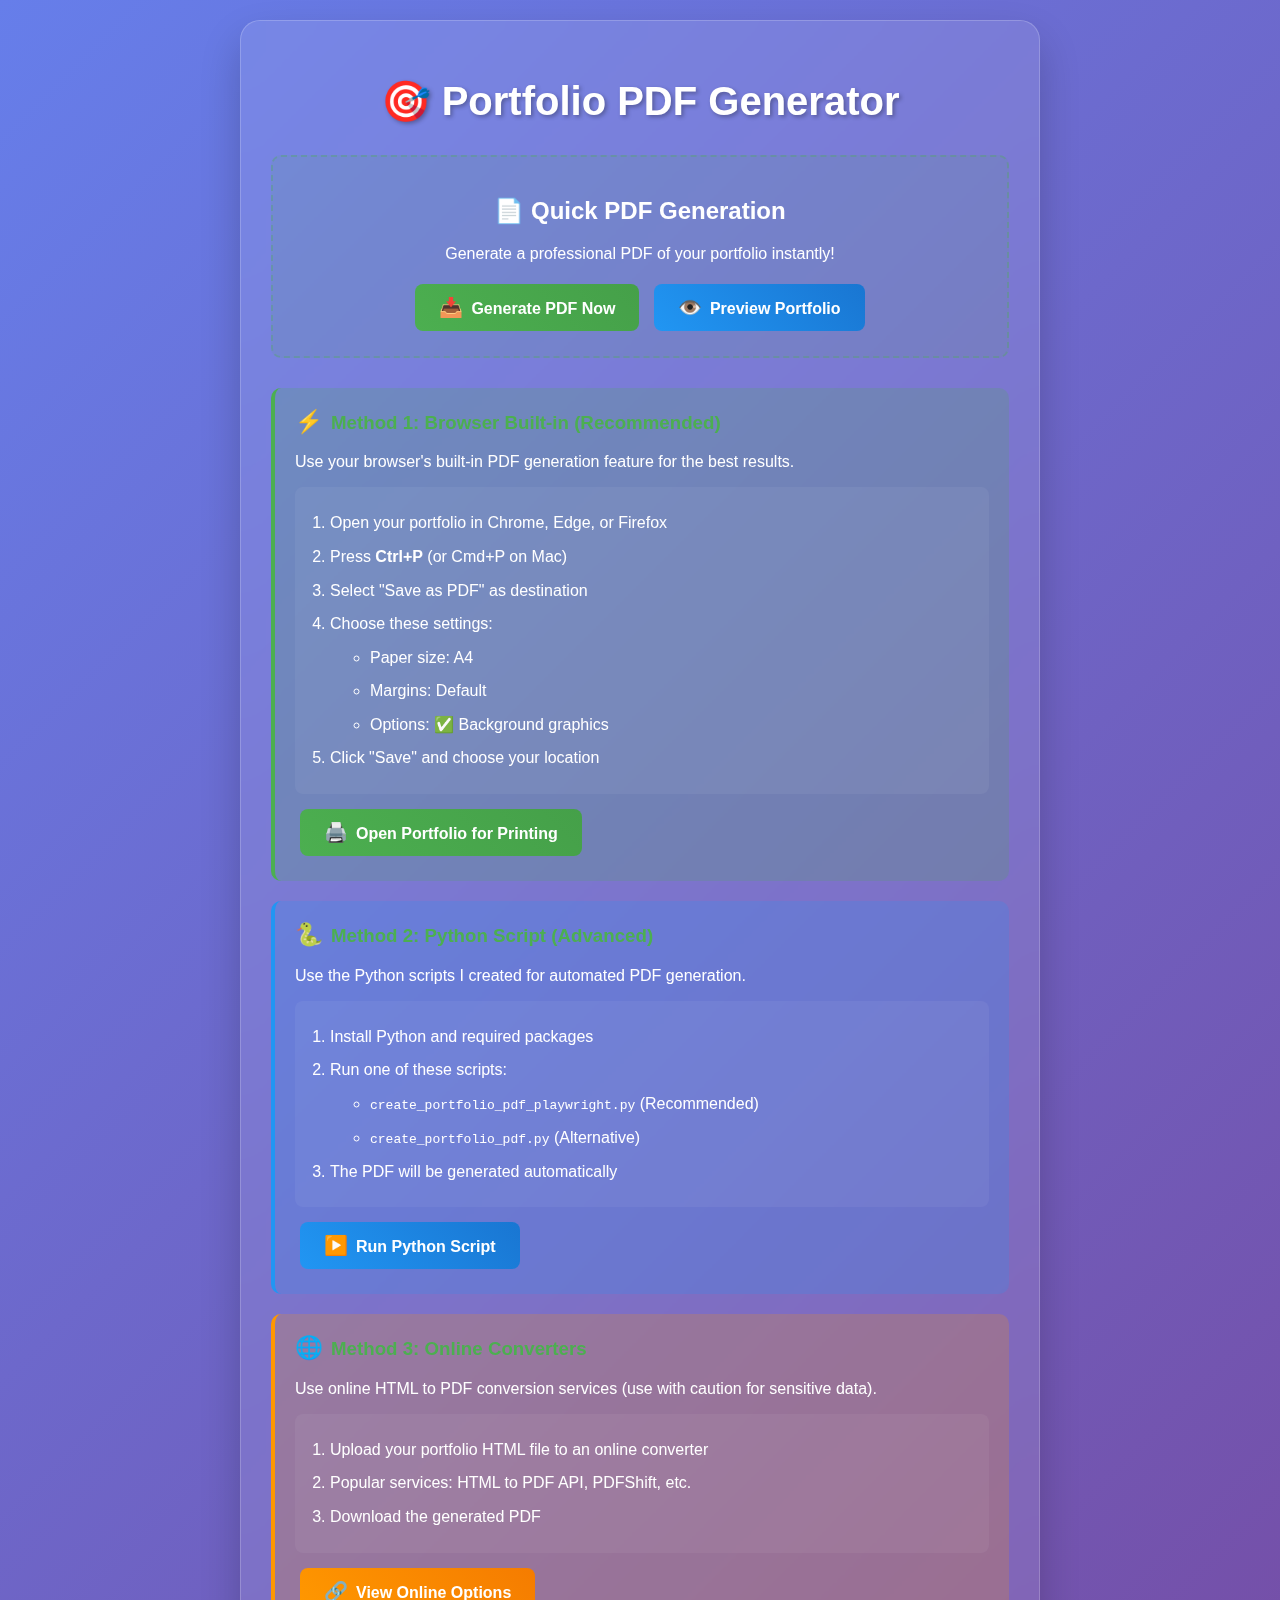
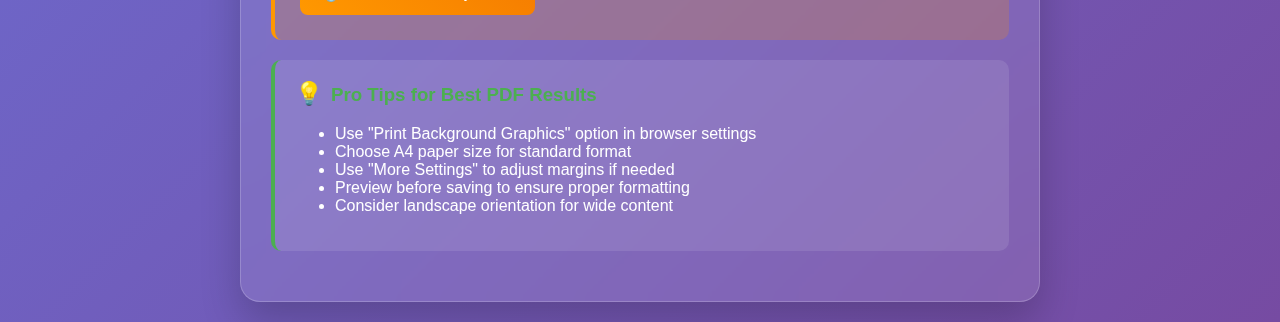
<file: pdf_generator.html>
<!DOCTYPE html>
<html lang="en">
<head>
    <meta charset="UTF-8">
    <meta name="viewport" content="width=device-width, initial-scale=1.0">
    <title>Portfolio PDF Generator</title>
    <style>
        body {
            font-family: 'Segoe UI', Tahoma, Geneva, Verdana, sans-serif;
            max-width: 800px;
            margin: 0 auto;
            padding: 20px;
            background: linear-gradient(135deg, #667eea 0%, #764ba2 100%);
            min-height: 100vh;
            color: white;
        }
        .container {
            background: rgba(255, 255, 255, 0.1);
            backdrop-filter: blur(10px);
            border-radius: 20px;
            padding: 30px;
            box-shadow: 0 20px 40px rgba(0, 0, 0, 0.2);
            border: 1px solid rgba(255, 255, 255, 0.2);
        }
        h1 {
            text-align: center;
            margin-bottom: 30px;
            font-size: 2.5em;
            text-shadow: 2px 2px 4px rgba(0, 0, 0, 0.3);
        }
        .method {
            background: rgba(255, 255, 255, 0.1);
            padding: 20px;
            margin: 20px 0;
            border-radius: 10px;
            border-left: 4px solid #4CAF50;
        }
        .method h3 {
            margin-top: 0;
            color: #4CAF50;
        }
        .btn {
            display: inline-block;
            padding: 12px 24px;
            background: linear-gradient(45deg, #4CAF50, #45a049);
            color: white;
            text-decoration: none;
            border-radius: 8px;
            font-weight: bold;
            transition: all 0.3s ease;
            border: none;
            cursor: pointer;
            font-size: 16px;
            margin: 5px;
        }
        .btn:hover {
            transform: translateY(-2px);
            box-shadow: 0 10px 20px rgba(0, 0, 0, 0.2);
        }
        .btn-secondary {
            background: linear-gradient(45deg, #2196F3, #1976D2);
        }
        .btn-warning {
            background: linear-gradient(45deg, #FF9800, #F57C00);
        }
        .steps {
            background: rgba(255, 255, 255, 0.05);
            padding: 15px;
            border-radius: 8px;
            margin: 10px 0;
        }
        .steps ol {
            margin: 0;
            padding-left: 20px;
        }
        .steps li {
            margin: 8px 0;
            line-height: 1.6;
        }
        .icon {
            font-size: 1.2em;
            margin-right: 8px;
        }
        .success {
            background: rgba(76, 175, 80, 0.2);
            border-left-color: #4CAF50;
        }
        .info {
            background: rgba(33, 150, 243, 0.2);
            border-left-color: #2196F3;
        }
        .warning {
            background: rgba(255, 152, 0, 0.2);
            border-left-color: #FF9800;
        }
        .preview-frame {
            width: 100%;
            height: 400px;
            border: 2px solid rgba(255, 255, 255, 0.3);
            border-radius: 10px;
            margin: 15px 0;
            background: white;
        }
        .download-section {
            text-align: center;
            margin: 30px 0;
            padding: 20px;
            background: rgba(76, 175, 80, 0.1);
            border-radius: 10px;
            border: 2px dashed rgba(76, 175, 80, 0.3);
        }
    </style>
</head>
<body>
    <div class="container">
        <h1>🎯 Portfolio PDF Generator</h1>
        
        <div class="download-section">
            <h2>📄 Quick PDF Generation</h2>
            <p>Generate a professional PDF of your portfolio instantly!</p>
            <button class="btn" onclick="generatePDF()">
                <span class="icon">📥</span>Generate PDF Now
            </button>
            <button class="btn btn-secondary" onclick="previewPortfolio()">
                <span class="icon">👁️</span>Preview Portfolio
            </button>
        </div>

        <div class="method success">
            <h3><span class="icon">⚡</span>Method 1: Browser Built-in (Recommended)</h3>
            <p>Use your browser's built-in PDF generation feature for the best results.</p>
            <div class="steps">
                <ol>
                    <li>Open your portfolio in Chrome, Edge, or Firefox</li>
                    <li>Press <strong>Ctrl+P</strong> (or Cmd+P on Mac)</li>
                    <li>Select "Save as PDF" as destination</li>
                    <li>Choose these settings:
                        <ul>
                            <li>Paper size: A4</li>
                            <li>Margins: Default</li>
                            <li>Options: ✅ Background graphics</li>
                        </ul>
                    </li>
                    <li>Click "Save" and choose your location</li>
                </ol>
            </div>
            <button class="btn" onclick="openPortfolioForPrint()">
                <span class="icon">🖨️</span>Open Portfolio for Printing
            </button>
        </div>

        <div class="method info">
            <h3><span class="icon">🐍</span>Method 2: Python Script (Advanced)</h3>
            <p>Use the Python scripts I created for automated PDF generation.</p>
            <div class="steps">
                <ol>
                    <li>Install Python and required packages</li>
                    <li>Run one of these scripts:
                        <ul>
                            <li><code>create_portfolio_pdf_playwright.py</code> (Recommended)</li>
                            <li><code>create_portfolio_pdf.py</code> (Alternative)</li>
                        </ul>
                    </li>
                    <li>The PDF will be generated automatically</li>
                </ol>
            </div>
            <button class="btn btn-secondary" onclick="runPythonScript()">
                <span class="icon">▶️</span>Run Python Script
            </button>
        </div>

        <div class="method warning">
            <h3><span class="icon">🌐</span>Method 3: Online Converters</h3>
            <p>Use online HTML to PDF conversion services (use with caution for sensitive data).</p>
            <div class="steps">
                <ol>
                    <li>Upload your portfolio HTML file to an online converter</li>
                    <li>Popular services: HTML to PDF API, PDFShift, etc.</li>
                    <li>Download the generated PDF</li>
                </ol>
            </div>
            <button class="btn btn-warning" onclick="showOnlineOptions()">
                <span class="icon">🔗</span>View Online Options
            </button>
        </div>

        <div id="preview-section" style="display: none;">
            <h3>📱 Portfolio Preview</h3>
            <iframe id="portfolio-frame" class="preview-frame" src="index.html"></iframe>
        </div>

        <div class="method">
            <h3><span class="icon">💡</span>Pro Tips for Best PDF Results</h3>
            <ul>
                <li>Use "Print Background Graphics" option in browser settings</li>
                <li>Choose A4 paper size for standard format</li>
                <li>Use "More Settings" to adjust margins if needed</li>
                <li>Preview before saving to ensure proper formatting</li>
                <li>Consider landscape orientation for wide content</li>
            </ul>
        </div>
    </div>

    <script>
        function generatePDF() {
            // Open the portfolio in a new window optimized for printing
            const printWindow = window.open('index.html', '_blank', 'width=1200,height=800');
            
            printWindow.onload = function() {
                setTimeout(() => {
                    printWindow.print();
                }, 1000);
            };
        }

        function previewPortfolio() {
            const previewSection = document.getElementById('preview-section');
            const frame = document.getElementById('portfolio-frame');
            
            if (previewSection.style.display === 'none') {
                previewSection.style.display = 'block';
                frame.src = 'index.html?' + Date.now(); // Force reload
            } else {
                previewSection.style.display = 'none';
            }
        }

        function openPortfolioForPrint() {
            // Open portfolio in new tab and trigger print dialog
            const newWindow = window.open('index.html', '_blank');
            newWindow.onload = function() {
                setTimeout(() => {
                    newWindow.focus();
                    alert('Portfolio opened! Press Ctrl+P to print/save as PDF');
                }, 500);
            };
        }

        function runPythonScript() {
            alert(`To run the Python script:

1. Open terminal/command prompt
2. Navigate to your portfolio folder
3. Run one of these commands:

   python create_portfolio_pdf_playwright.py
   
   OR
   
   python create_portfolio_pdf.py

Make sure Python and required packages are installed!`);
        }

        function showOnlineOptions() {
            alert(`Online HTML to PDF converters:

⚠️ Note: Be cautious with sensitive information

Popular options:
• HTML/CSS to PDF API
• PDFShift
• wkhtmltopdf online
• Print Friendly & PDF

For best results, use the browser method instead!`);
        }

        // Auto-detect if we can run the preview
        window.onload = function() {
            try {
                const frame = document.getElementById('portfolio-frame');
                frame.onerror = function() {
                    console.log('Portfolio preview not available - run from a web server');
                };
            } catch (e) {
                console.log('Preview setup error:', e);
            }
        };
    </script>
</body>
</html>
</file>
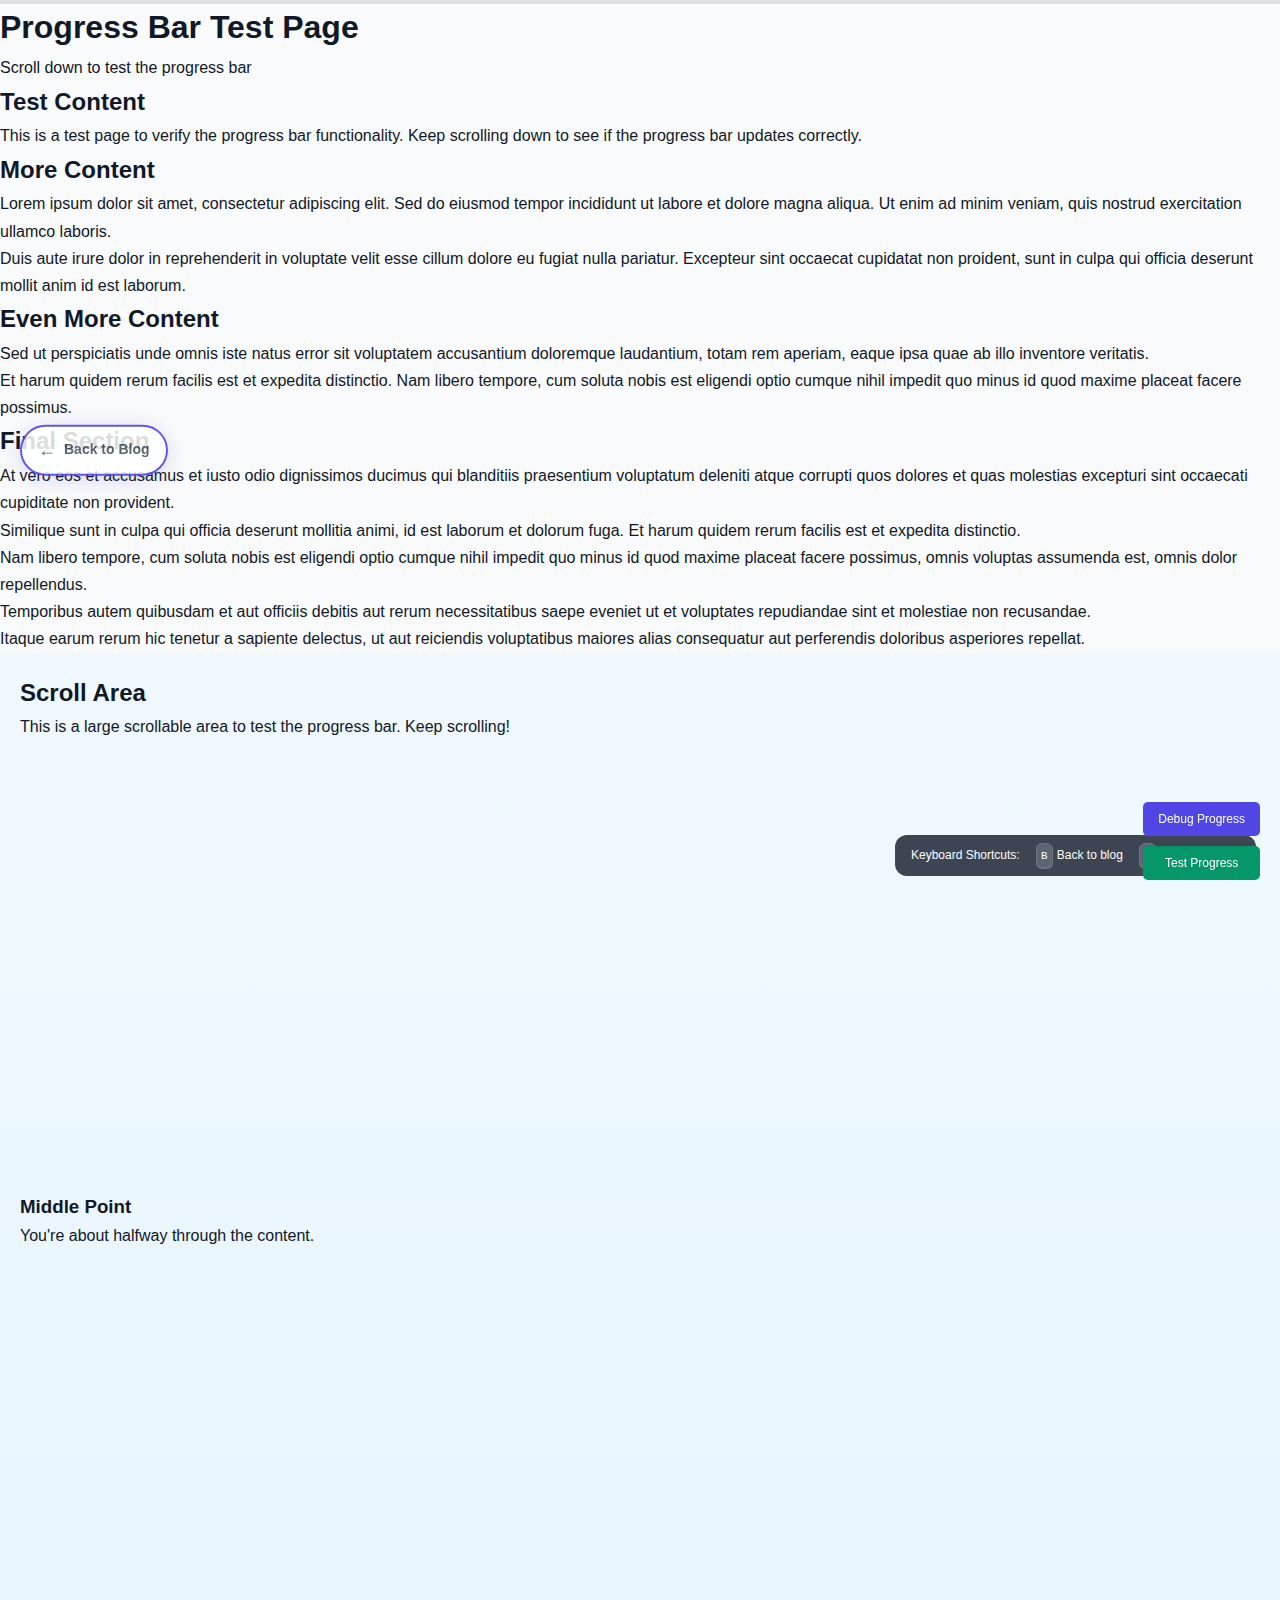
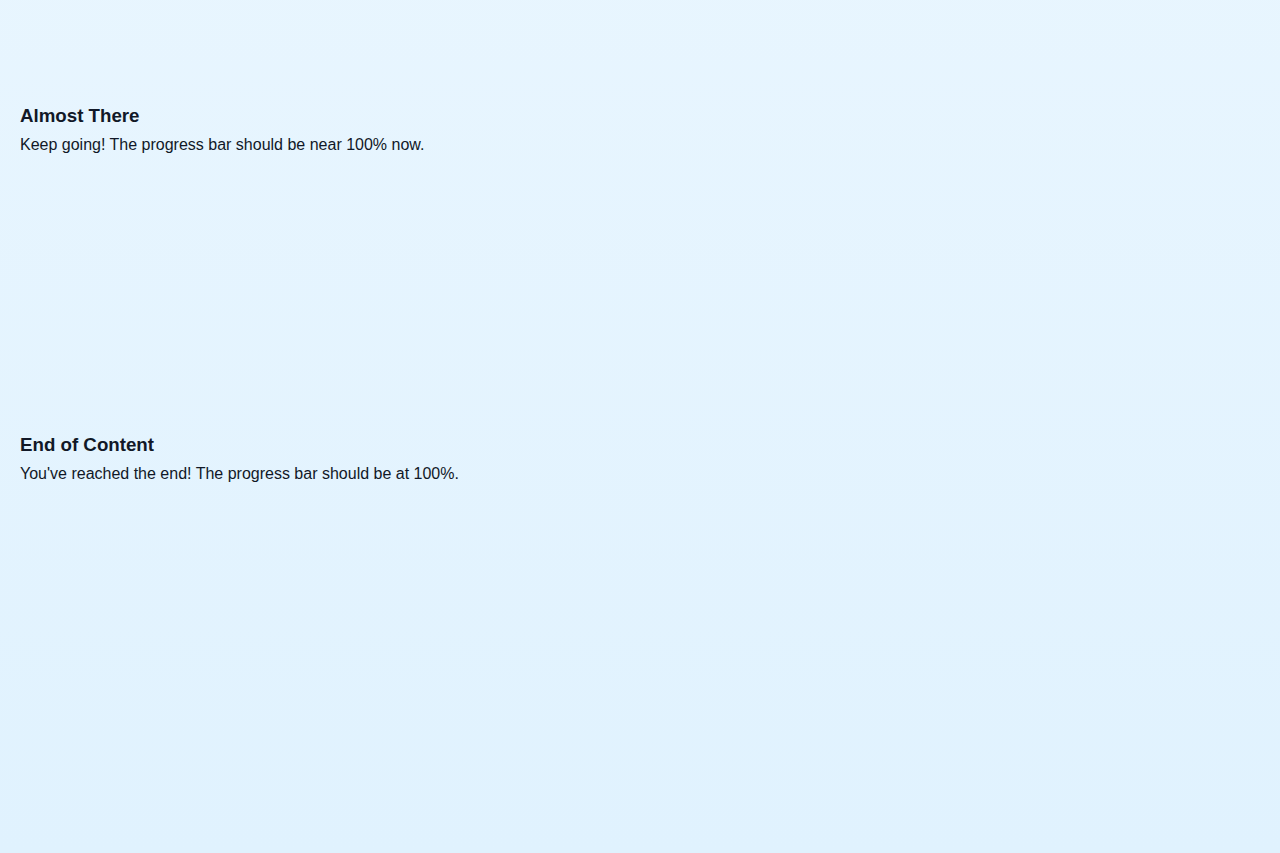
<file: test-progress.html>
<!DOCTYPE html>
<html lang="en">
<head>
    <meta charset="UTF-8">
    <meta name="viewport" content="width=device-width, initial-scale=1.0">
    <title>Progress Bar Test</title>
    <link rel="stylesheet" href="Blogs/assets/css/blog-template.css">
    <link rel="stylesheet" href="Blogs/assets/css/blog-components.css">
</head>
<body>
    <header>
        <h1>Progress Bar Test Page</h1>
        <p>Scroll down to test the progress bar</p>
    </header>

    <main>
        <section>
            <h2>Test Content</h2>
            <p>This is a test page to verify the progress bar functionality. Keep scrolling down to see if the progress bar updates correctly.</p>
        </section>

        <section>
            <h2>More Content</h2>
            <p>Lorem ipsum dolor sit amet, consectetur adipiscing elit. Sed do eiusmod tempor incididunt ut labore et dolore magna aliqua. Ut enim ad minim veniam, quis nostrud exercitation ullamco laboris.</p>
            <p>Duis aute irure dolor in reprehenderit in voluptate velit esse cillum dolore eu fugiat nulla pariatur. Excepteur sint occaecat cupidatat non proident, sunt in culpa qui officia deserunt mollit anim id est laborum.</p>
        </section>

        <section>
            <h2>Even More Content</h2>
            <p>Sed ut perspiciatis unde omnis iste natus error sit voluptatem accusantium doloremque laudantium, totam rem aperiam, eaque ipsa quae ab illo inventore veritatis.</p>
            <p>Et harum quidem rerum facilis est et expedita distinctio. Nam libero tempore, cum soluta nobis est eligendi optio cumque nihil impedit quo minus id quod maxime placeat facere possimus.</p>
        </section>

        <section>
            <h2>Final Section</h2>
            <p>At vero eos et accusamus et iusto odio dignissimos ducimus qui blanditiis praesentium voluptatum deleniti atque corrupti quos dolores et quas molestias excepturi sint occaecati cupiditate non provident.</p>
            <p>Similique sunt in culpa qui officia deserunt mollitia animi, id est laborum et dolorum fuga. Et harum quidem rerum facilis est et expedita distinctio.</p>
            <p>Nam libero tempore, cum soluta nobis est eligendi optio cumque nihil impedit quo minus id quod maxime placeat facere possimus, omnis voluptas assumenda est, omnis dolor repellendus.</p>
            <p>Temporibus autem quibusdam et aut officiis debitis aut rerum necessitatibus saepe eveniet ut et voluptates repudiandae sint et molestiae non recusandae.</p>
            <p>Itaque earum rerum hic tenetur a sapiente delectus, ut aut reiciendis voluptatibus maiores alias consequatur aut perferendis doloribus asperiores repellat.</p>
        </section>

        <!-- Add more content to make scrolling meaningful -->
        <div style="height: 200vh; padding: 20px; background: linear-gradient(to bottom, #f0f9ff, #e0f2fe);">
            <h2>Scroll Area</h2>
            <p>This is a large scrollable area to test the progress bar. Keep scrolling!</p>
            <div style="margin-top: 50vh;">
                <h3>Middle Point</h3>
                <p>You're about halfway through the content.</p>
            </div>
            <div style="margin-top: 50vh;">
                <h3>Almost There</h3>
                <p>Keep going! The progress bar should be near 100% now.</p>
            </div>
            <div style="margin-top: 30vh;">
                <h3>End of Content</h3>
                <p>You've reached the end! The progress bar should be at 100%.</p>
            </div>
        </div>
    </main>

    <script src="Blogs/assets/js/blog-components.js"></script>
    <script src="Blogs/assets/js/blog-interactions.js"></script>
    
    <script>
        // Test buttons
        document.addEventListener('DOMContentLoaded', function() {
            const testButtons = document.createElement('div');
            testButtons.style.cssText = `
                position: fixed;
                bottom: 20px;
                right: 20px;
                z-index: 10000;
                display: flex;
                flex-direction: column;
                gap: 10px;
            `;
            
            const debugBtn = document.createElement('button');
            debugBtn.textContent = 'Debug Progress';
            debugBtn.style.cssText = `
                padding: 10px 15px;
                background: #4f46e5;
                color: white;
                border: none;
                border-radius: 5px;
                cursor: pointer;
                font-size: 12px;
            `;
            debugBtn.onclick = () => window.debugProgressBar && window.debugProgressBar();
            
            const testBtn = document.createElement('button');
            testBtn.textContent = 'Test Progress';
            testBtn.style.cssText = `
                padding: 10px 15px;
                background: #059669;
                color: white;
                border: none;
                border-radius: 5px;
                cursor: pointer;
                font-size: 12px;
            `;
            testBtn.onclick = () => window.testProgressBar && window.testProgressBar();
            
            testButtons.appendChild(debugBtn);
            testButtons.appendChild(testBtn);
            document.body.appendChild(testButtons);
        });
    </script>
</body>
</html>
</file>
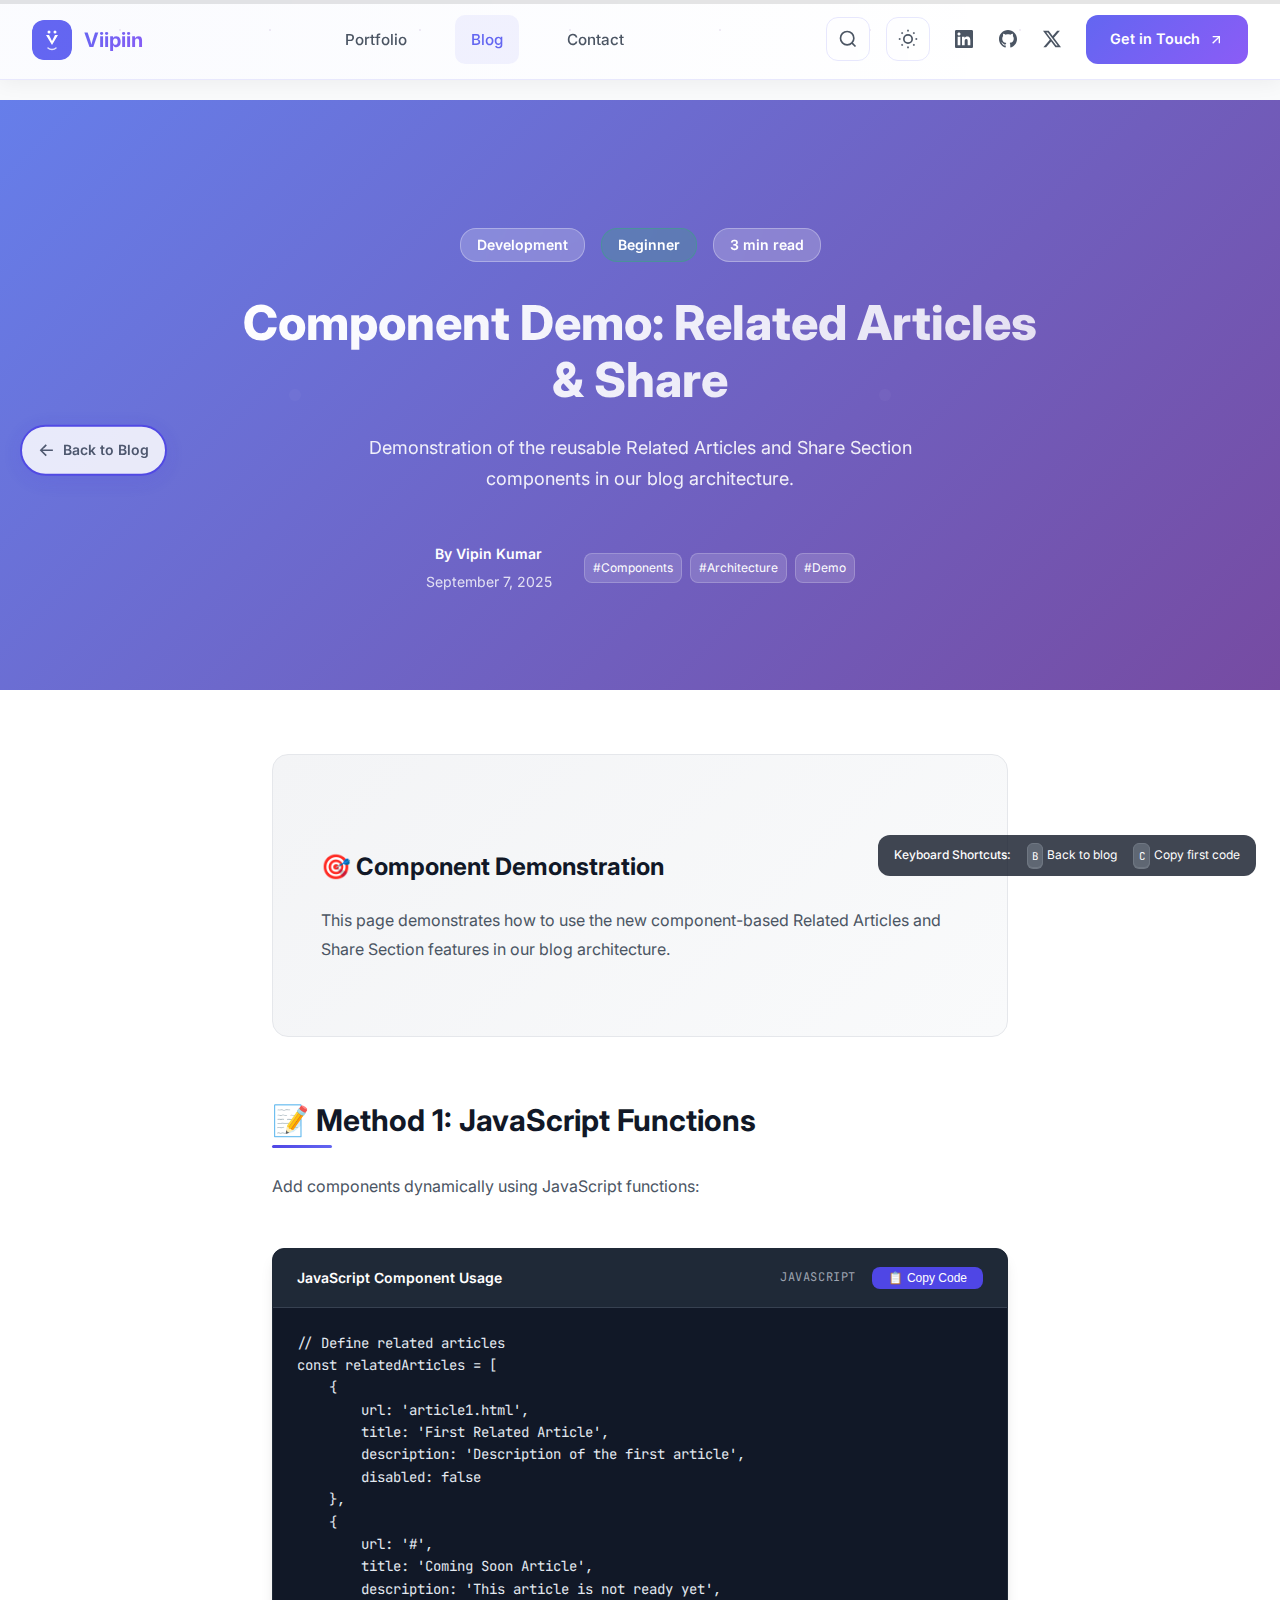
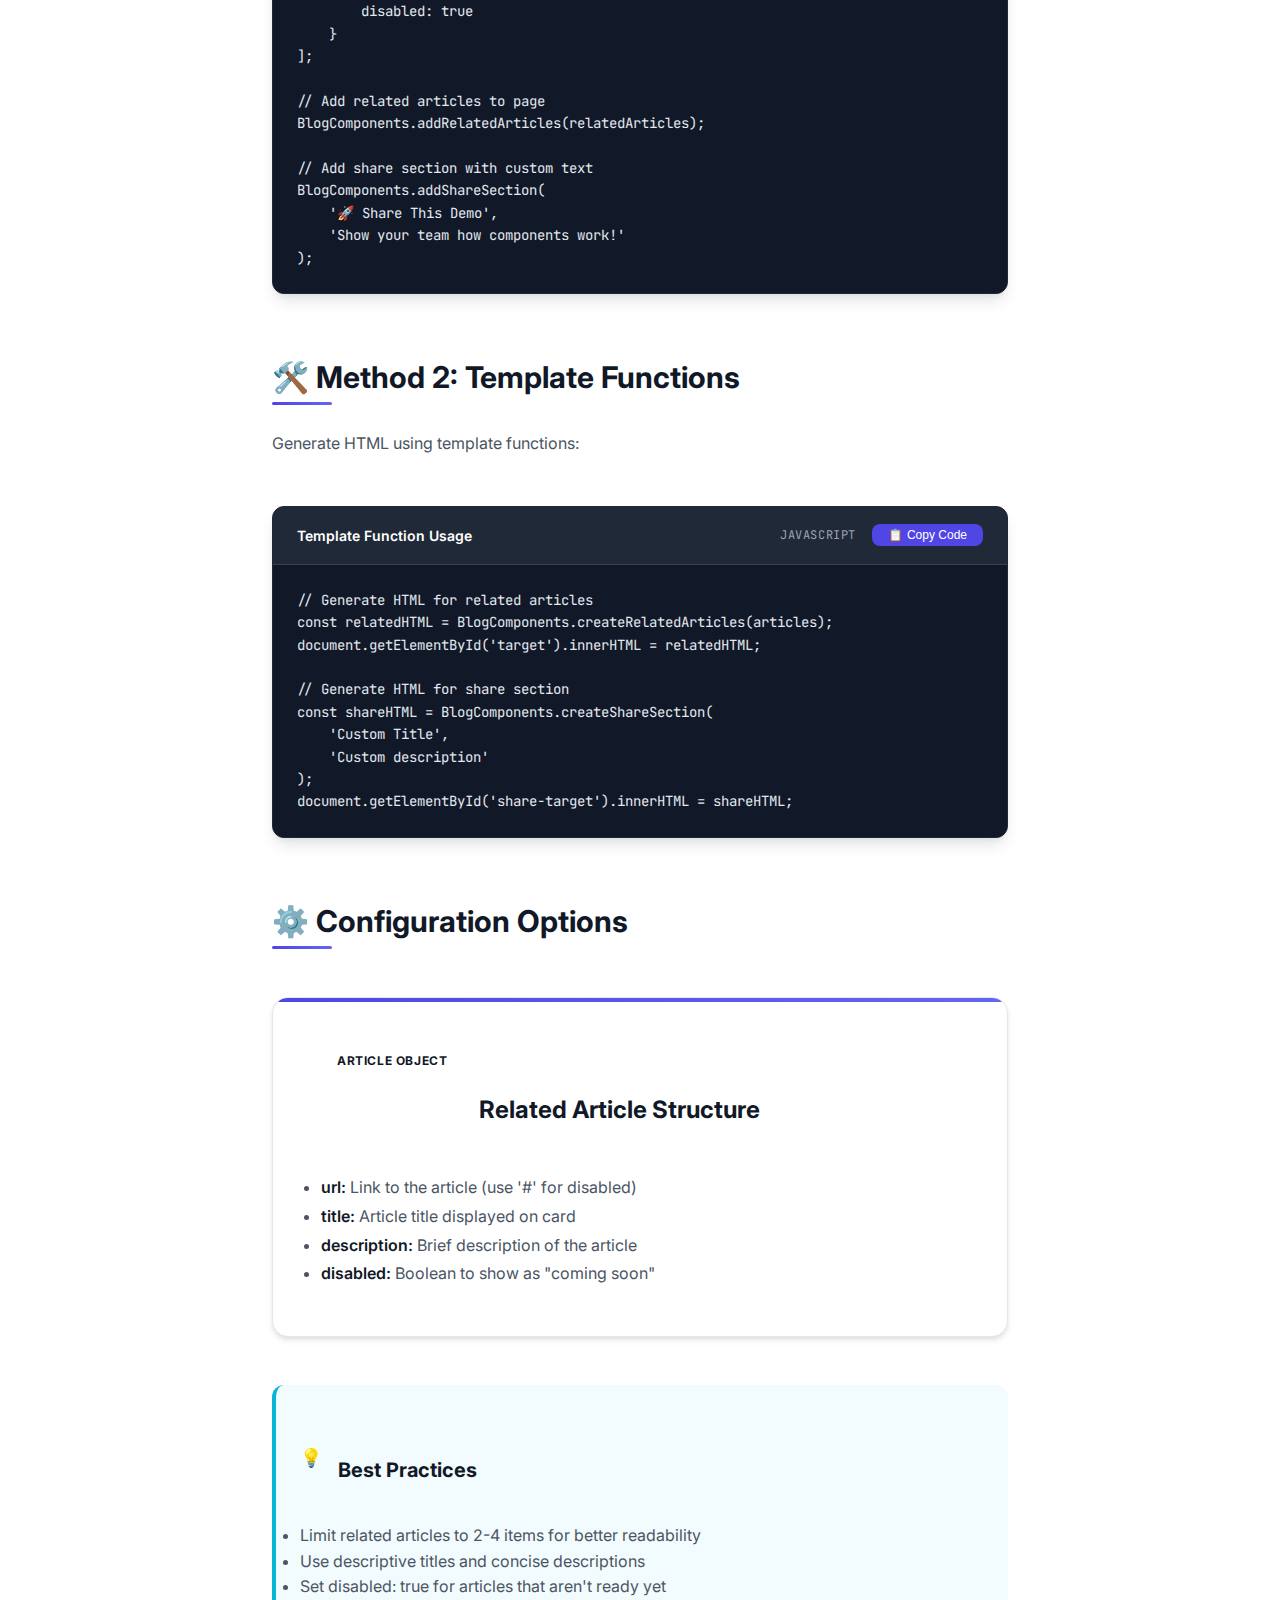
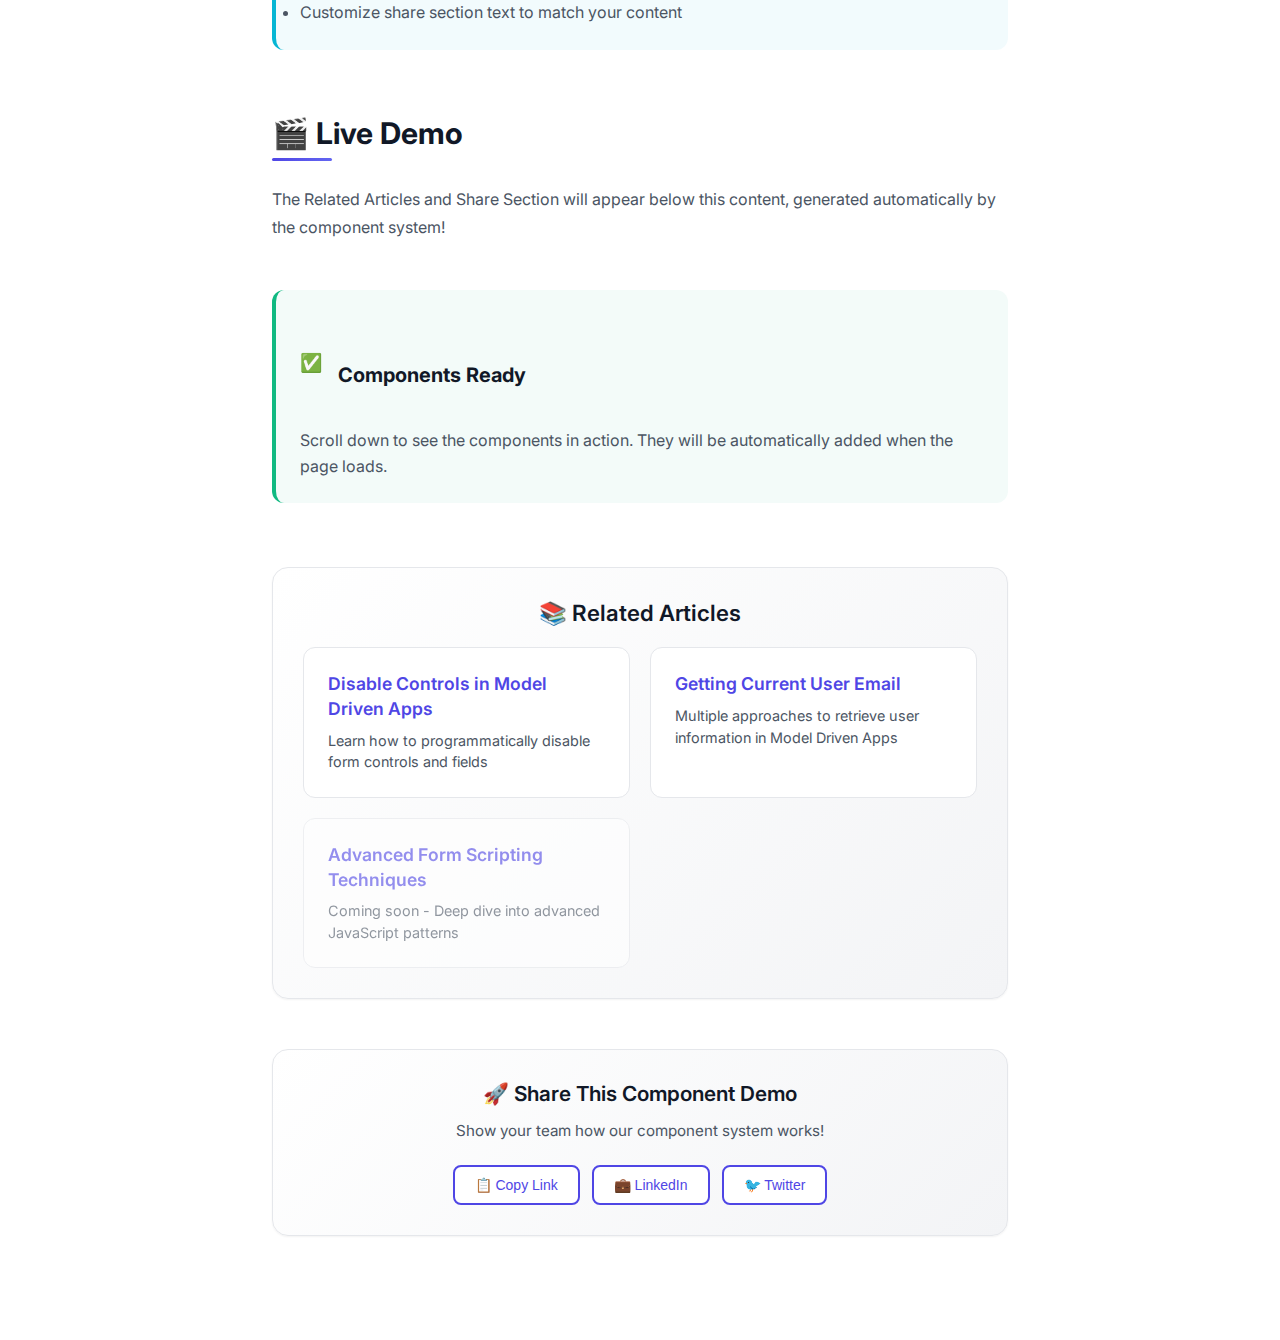
<file: Blogs/component-demo.html>
<!DOCTYPE html>
<html lang="en">
<head>
    <meta charset="UTF-8">
    <meta name="viewport" content="width=device-width, initial-scale=1.0">
    <title>Component Demo - Related Articles & Share | Vipin Kumar</title>
    <link rel="icon" type="image/svg+xml" href="../favicon.svg">
    <meta name="description" content="Demonstration of the component-based Related Articles and Share Section components.">
    
    <!-- Google Fonts -->
    <link rel="preconnect" href="https://fonts.googleapis.com">
    <link rel="preconnect" href="https://fonts.gstatic.com" crossorigin>
    <link href="https://fonts.googleapis.com/css2?family=Inter:wght@300;400;500;600;700&family=JetBrains+Mono:wght@400;500;600&display=swap" rel="stylesheet">
    
    <!-- Stylesheets -->
    <link rel="stylesheet" href="../assets/css/header-component.css">
    <link rel="stylesheet" href="../assets/css/back-to-top.css">
    <link rel="stylesheet" href="assets/css/blog-template.css">
    <link rel="stylesheet" href="assets/css/blog-components.css">
</head>
<body>
    <!-- Header Component -->
    <div id="headerContainer"></div>
    
    <!-- Navigation (Hidden, kept for compatibility) -->
    <nav class="navbar" id="navbar" style="display: none;">
        <div class="nav-container">
            <a href="../index.html" class="logo">Vipin Kumar</a>
            <ul class="nav-links">
                <li><a href="../index.html">Home</a></li>
                <li><a href="../pages/blog.html" class="active">Blog</a></li>
                <li><a href="../pages/contact.html">Contact</a></li>
            </ul>
        </div>
    </nav>

    <!-- Hero Section -->
    <div class="hero" style="margin-top: 100px;">
        <div class="hero-container">
            <div class="hero-content">
                <div class="article-meta">
                    <span class="category-badge development">Development</span>
                    <span class="difficulty-badge beginner">Beginner</span>
                    <span class="read-time">3 min read</span>
                </div>
                
                <h1 class="article-title">Component Demo: Related Articles & Share</h1>
                <p class="article-description">Demonstration of the reusable Related Articles and Share Section components in our blog architecture.</p>
                
                <div class="hero-meta">
                    <div class="author-info">
                        <span class="author-name">By Vipin Kumar</span>
                        <span class="publish-date">September 7, 2025</span>
                    </div>
                    <div class="article-tags">
                        <span class="tag">#Components</span>
                        <span class="tag">#Architecture</span>
                        <span class="tag">#Demo</span>
                    </div>
                </div>
            </div>
        </div>
    </div>

    <!-- Main Content -->
    <main class="main-content">
        <div class="article-container">
            <div class="article-content" id="article-content">
                
                <!-- Introduction -->
                <div class="intro-section">
                    <h3 class="intro-title">🎯 Component Demonstration</h3>
                    <div class="intro-content">
                        <p>This page demonstrates how to use the new component-based Related Articles and Share Section features in our blog architecture.</p>
                    </div>
                </div>

                <!-- Method 1: Using JavaScript Functions -->
                <section class="article-section">
                    <h2 class="section-title">📝 Method 1: JavaScript Functions</h2>
                    <div class="section-content">
                        <p>Add components dynamically using JavaScript functions:</p>

                        <div class="code-block">
                            <div class="code-header">
                                <span class="code-title">JavaScript Component Usage</span>
                                <div class="code-actions">
                                    <span class="code-language">javascript</span>
                                    <button class="copy-button" onclick="BlogComponents.copyCode(this)">
                                        <span class="copy-icon">📋</span>
                                        <span class="copy-text">Copy Code</span>
                                    </button>
                                </div>
                            </div>
                            <div class="code-content">
                                <pre><code class="language-javascript">// Define related articles
const relatedArticles = [
    {
        url: 'article1.html',
        title: 'First Related Article',
        description: 'Description of the first article',
        disabled: false
    },
    {
        url: '#',
        title: 'Coming Soon Article',
        description: 'This article is not ready yet',
        disabled: true
    }
];

// Add related articles to page
BlogComponents.addRelatedArticles(relatedArticles);

// Add share section with custom text
BlogComponents.addShareSection(
    '🚀 Share This Demo', 
    'Show your team how components work!'
);</code></pre>
                            </div>
                        </div>
                    </div>
                </section>

                <!-- Method 2: Template Functions -->
                <section class="article-section">
                    <h2 class="section-title">🛠️ Method 2: Template Functions</h2>
                    <div class="section-content">
                        <p>Generate HTML using template functions:</p>

                        <div class="code-block">
                            <div class="code-header">
                                <span class="code-title">Template Function Usage</span>
                                <div class="code-actions">
                                    <span class="code-language">javascript</span>
                                    <button class="copy-button" onclick="BlogComponents.copyCode(this)">
                                        <span class="copy-icon">📋</span>
                                        <span class="copy-text">Copy Code</span>
                                    </button>
                                </div>
                            </div>
                            <div class="code-content">
                                <pre><code class="language-javascript">// Generate HTML for related articles
const relatedHTML = BlogComponents.createRelatedArticles(articles);
document.getElementById('target').innerHTML = relatedHTML;

// Generate HTML for share section
const shareHTML = BlogComponents.createShareSection(
    'Custom Title', 
    'Custom description'
);
document.getElementById('share-target').innerHTML = shareHTML;</code></pre>
                            </div>
                        </div>
                    </div>
                </section>

                <!-- Configuration Options -->
                <section class="article-section">
                    <h2 class="section-title">⚙️ Configuration Options</h2>
                    <div class="section-content">
                        <div class="method-card info">
                            <div class="method-header">
                                <span class="method-badge info">Article Object</span>
                                <h3 class="method-title">Related Article Structure</h3>
                            </div>
                            <div class="method-content">
                                <ul>
                                    <li><strong>url:</strong> Link to the article (use '#' for disabled)</li>
                                    <li><strong>title:</strong> Article title displayed on card</li>
                                    <li><strong>description:</strong> Brief description of the article</li>
                                    <li><strong>disabled:</strong> Boolean to show as "coming soon"</li>
                                </ul>
                            </div>
                        </div>

                        <div class="alert-box tip">
                            <div class="alert-header">
                                <span class="alert-icon">💡</span>
                                <h4 class="alert-title">Best Practices</h4>
                            </div>
                            <div class="alert-content">
                                <ul>
                                    <li>Limit related articles to 2-4 items for better readability</li>
                                    <li>Use descriptive titles and concise descriptions</li>
                                    <li>Set disabled: true for articles that aren't ready yet</li>
                                    <li>Customize share section text to match your content</li>
                                </ul>
                            </div>
                        </div>
                    </div>
                </section>

                <!-- Live Demo Section -->
                <section class="article-section">
                    <h2 class="section-title">🎬 Live Demo</h2>
                    <div class="section-content">
                        <p>The Related Articles and Share Section will appear below this content, generated automatically by the component system!</p>
                        
                        <div class="alert-box success">
                            <div class="alert-header">
                                <span class="alert-icon">✅</span>
                                <h4 class="alert-title">Components Ready</h4>
                            </div>
                            <div class="alert-content">
                                <p>Scroll down to see the components in action. They will be automatically added when the page loads.</p>
                            </div>
                        </div>
                    </div>
                </section>

            </div>
        </div>
    </main>

    <!-- Scripts -->
    <script src="assets/js/blog-components.js"></script>
    <script src="assets/js/blog-interactions.js"></script>
    
    <!-- Initialize Components Demo -->
    <script>
        document.addEventListener('DOMContentLoaded', function() {
            // Demo related articles
            const demoArticles = [
                {
                    url: 'disable-controls-model-driven-app-tabs.html',
                    title: 'Disable Controls in Model Driven Apps',
                    description: 'Learn how to programmatically disable form controls and fields',
                    disabled: false
                },
                {
                    url: 'getting-current-user-email-model-driven-apps.html',
                    title: 'Getting Current User Email',
                    description: 'Multiple approaches to retrieve user information in Model Driven Apps',
                    disabled: false
                },
                {
                    url: '#',
                    title: 'Advanced Form Scripting Techniques',
                    description: 'Coming soon - Deep dive into advanced JavaScript patterns',
                    disabled: true
                }
            ];
            
            // Add components with demo-specific text
            if (window.BlogComponents) {
                BlogComponents.addRelatedArticles(demoArticles);
                BlogComponents.addShareSection(
                    '🚀 Share This Component Demo',
                    'Show your team how our component system works!'
                );
                BlogComponents.addBackToTop();
            }
        });
    </script>
    
    <script src="../assets/js/header-component.js"></script>
    <script src="../assets/js/back-to-top.js"></script>
    <script>
        // Initialize the header component for blog articles
        try {
            if (typeof window.HeaderComponent !== 'undefined') {
                document.addEventListener('DOMContentLoaded', function() {
                    const headerConfig = {
                        logo: {
                            text: "Viipiin",
                            url: "../index.html",
                            showIcon: true
                        },
                        navigation: [
                            { text: "Portfolio", url: "../index.html", active: false },
                            { text: "Blog", url: "../pages/blog.html", active: true },
                            { text: "Contact", url: "../pages/contact.html", active: false }
                        ],
                        cta: {
                            text: "Get in Touch",
                            url: "../pages/contact.html",
                            style: "primary"
                        },
                        showSearch: true,
                        showThemeToggle: true,
                        showSocialLinks: true,
                        socialLinks: [
                            { platform: "linkedin", url: "https://www.linkedin.com/in/viipiintyagi/", icon: "linkedin" },
                            { platform: "github", url: "https://github.com/viipiin", icon: "github" },
                            { platform: "twitter", url: "https://twitter.com/theo365dev", icon: "twitter" }
                        ]
                    };

                    document.getElementById('headerContainer').innerHTML = HeaderComponent.createHeader(headerConfig);
                    HeaderComponent.init();
                });
            }
        } catch (error) {
            console.log('Header component initialization error:', error);
        }
    </script>
</body>
</html>
</file>
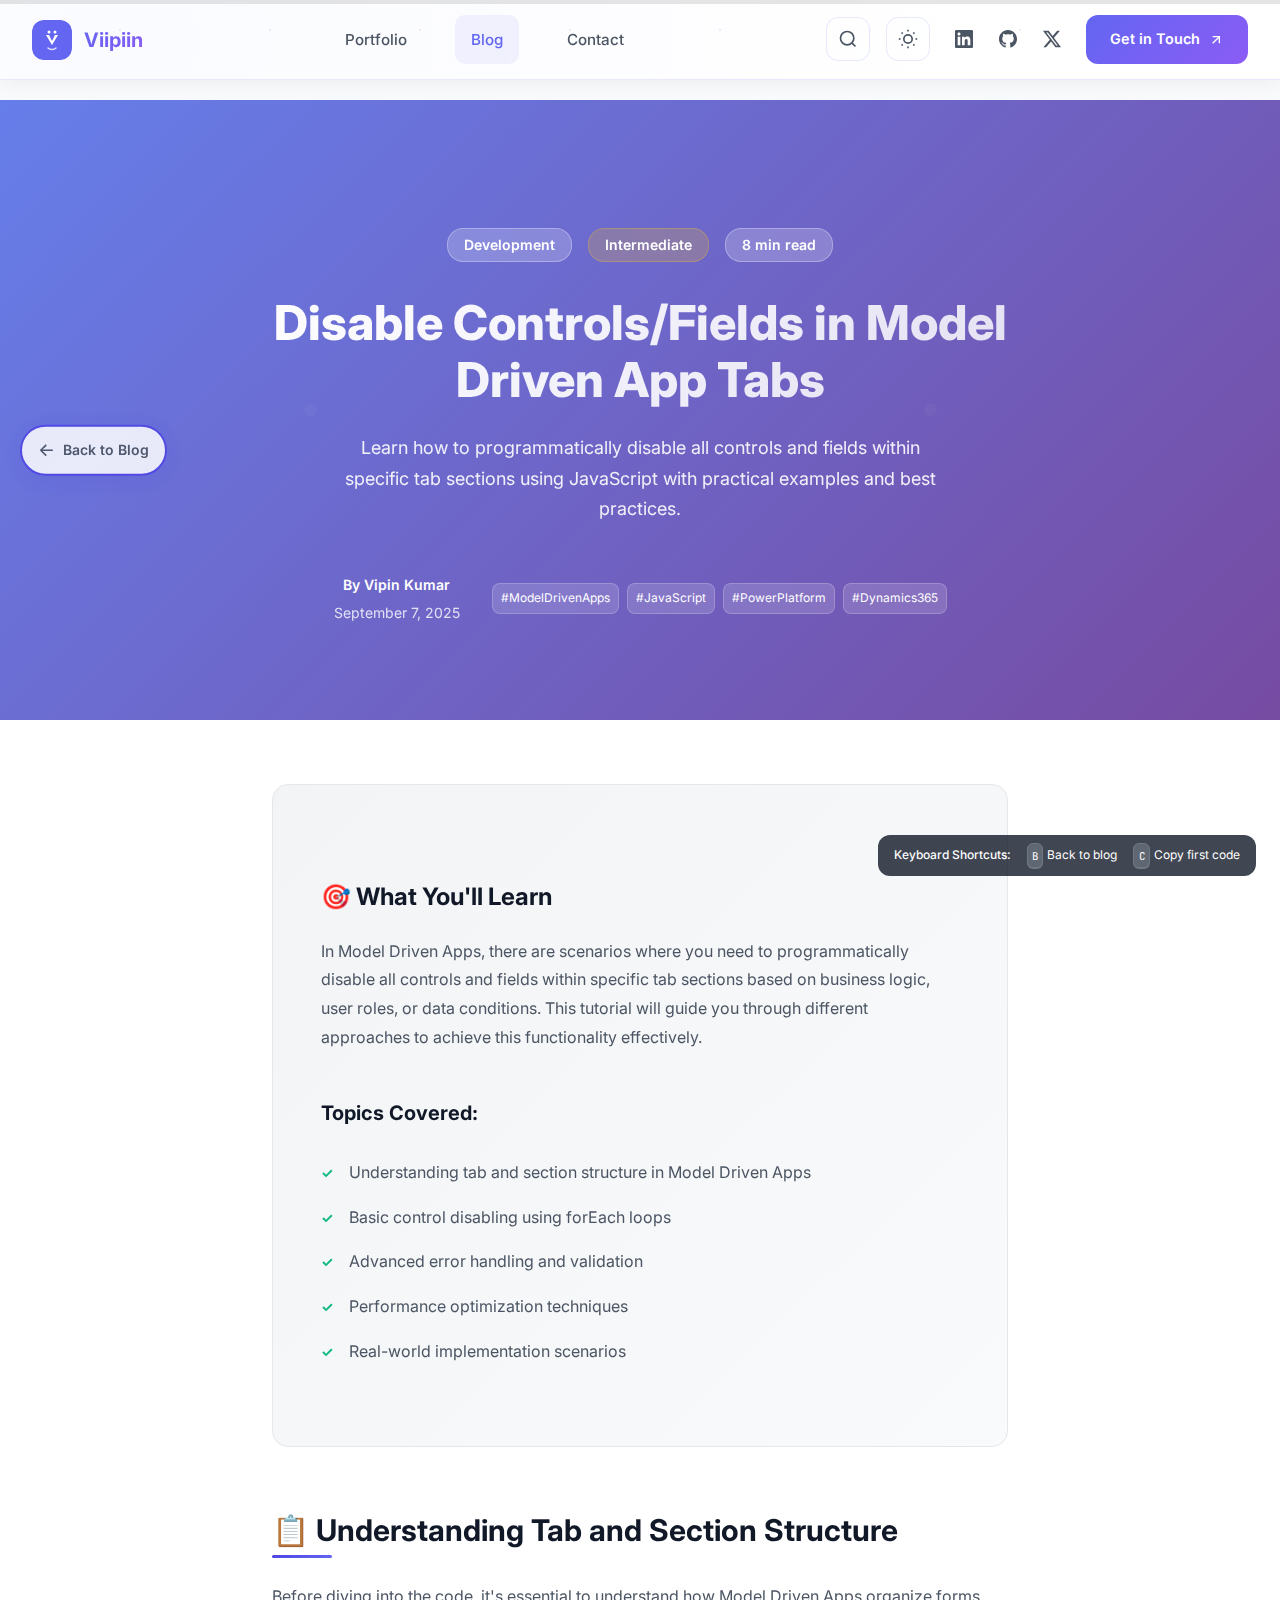
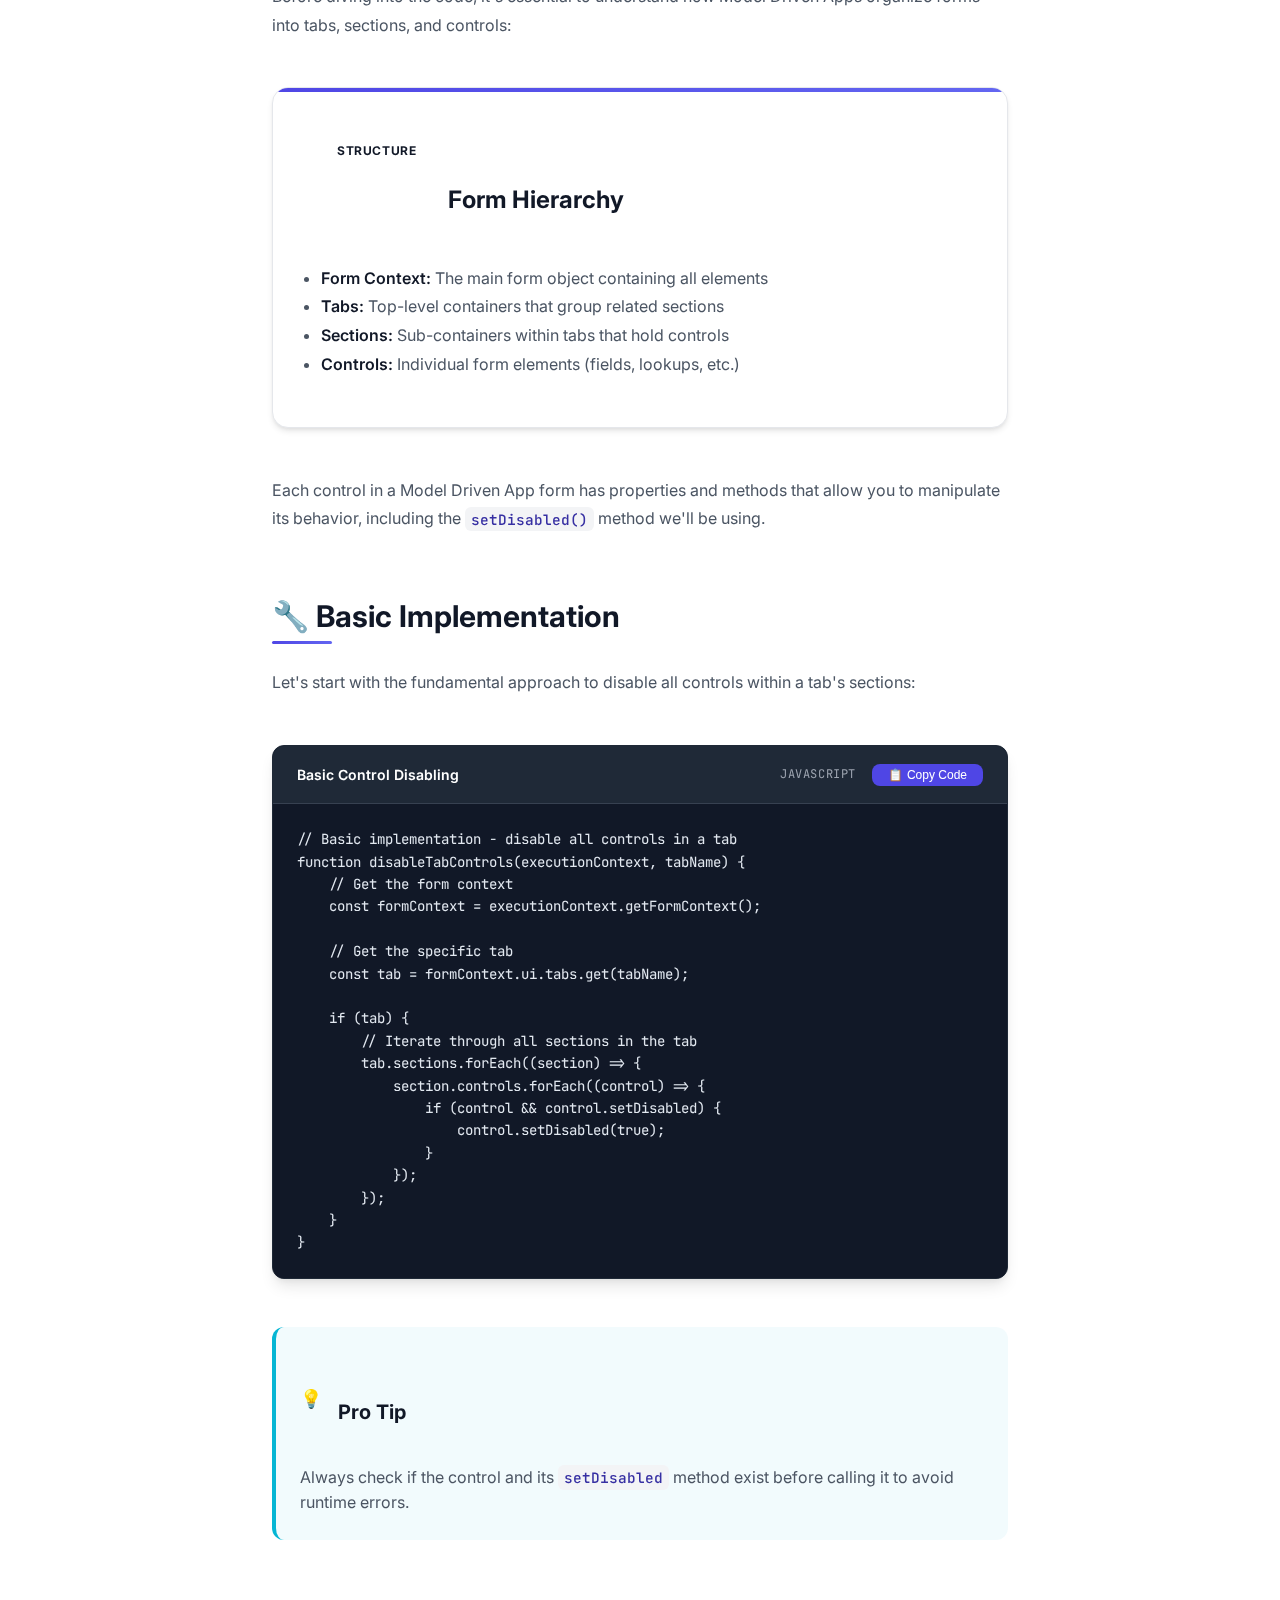
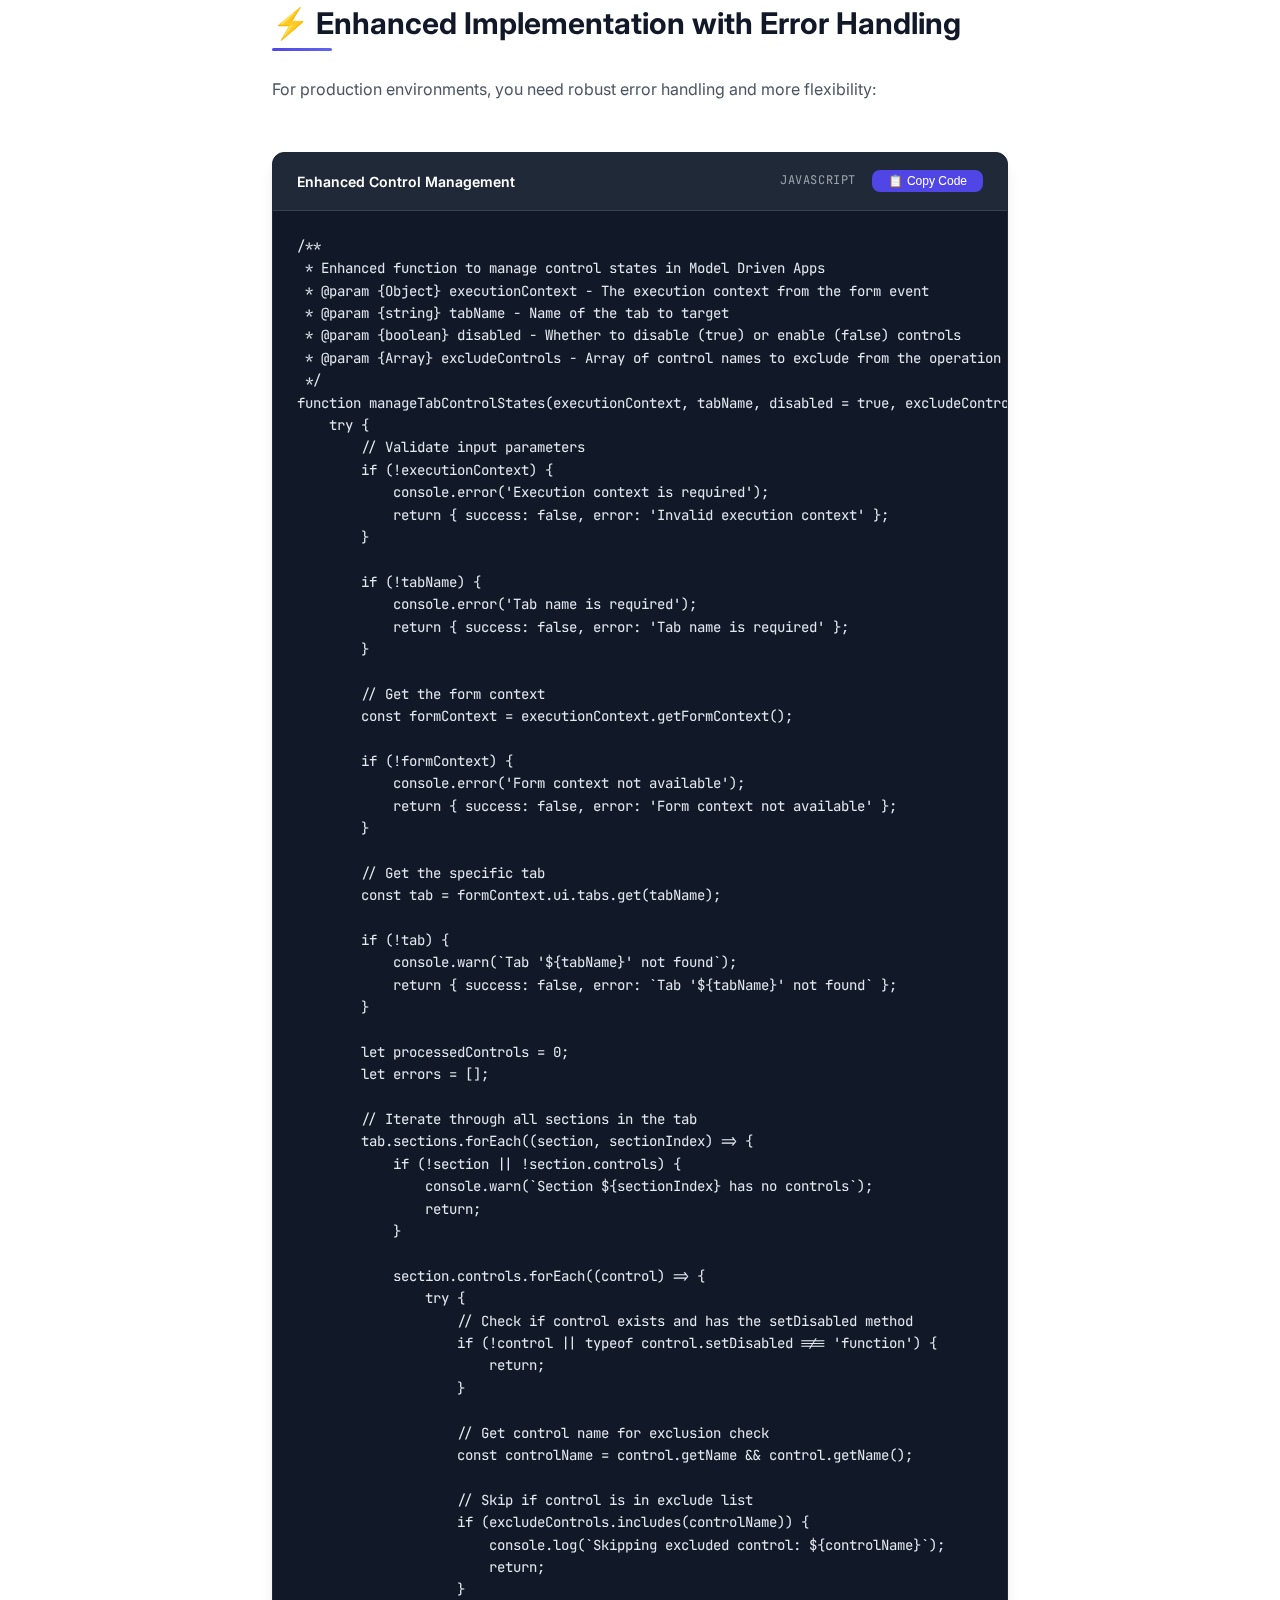
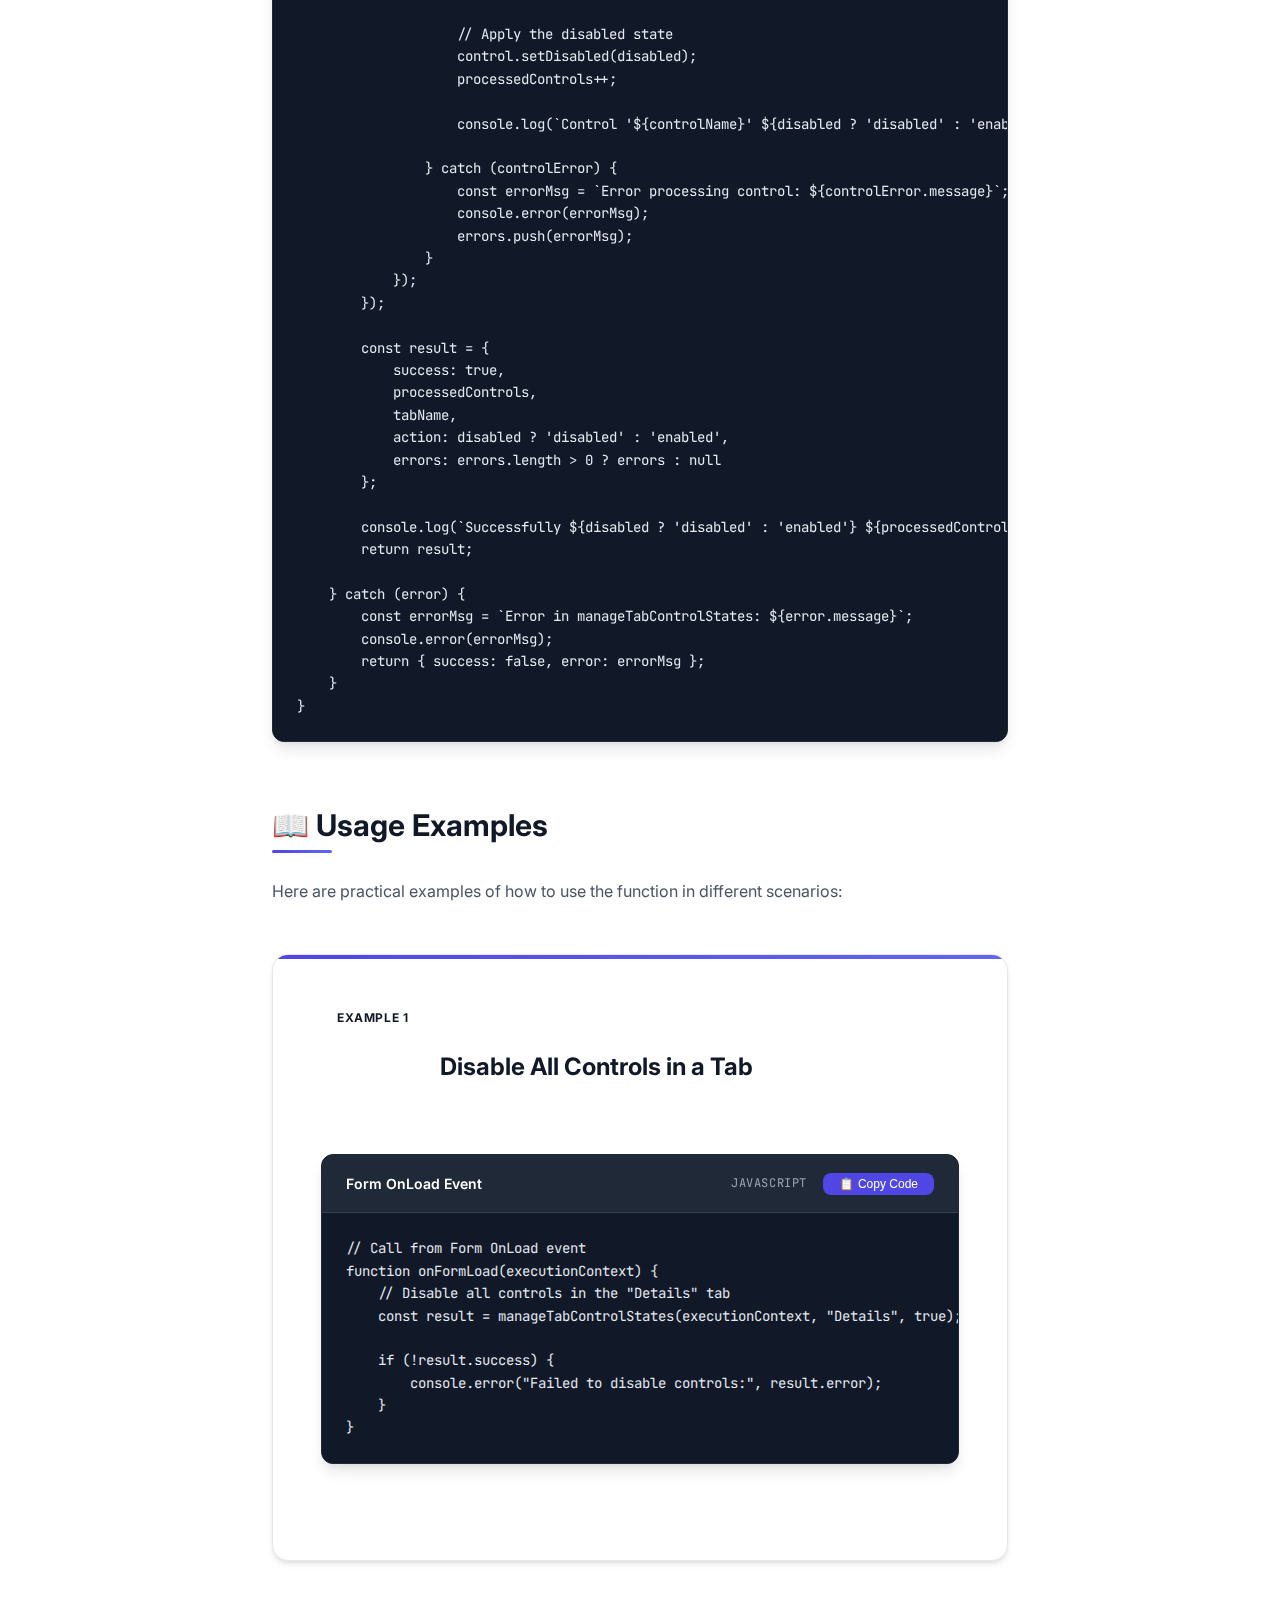
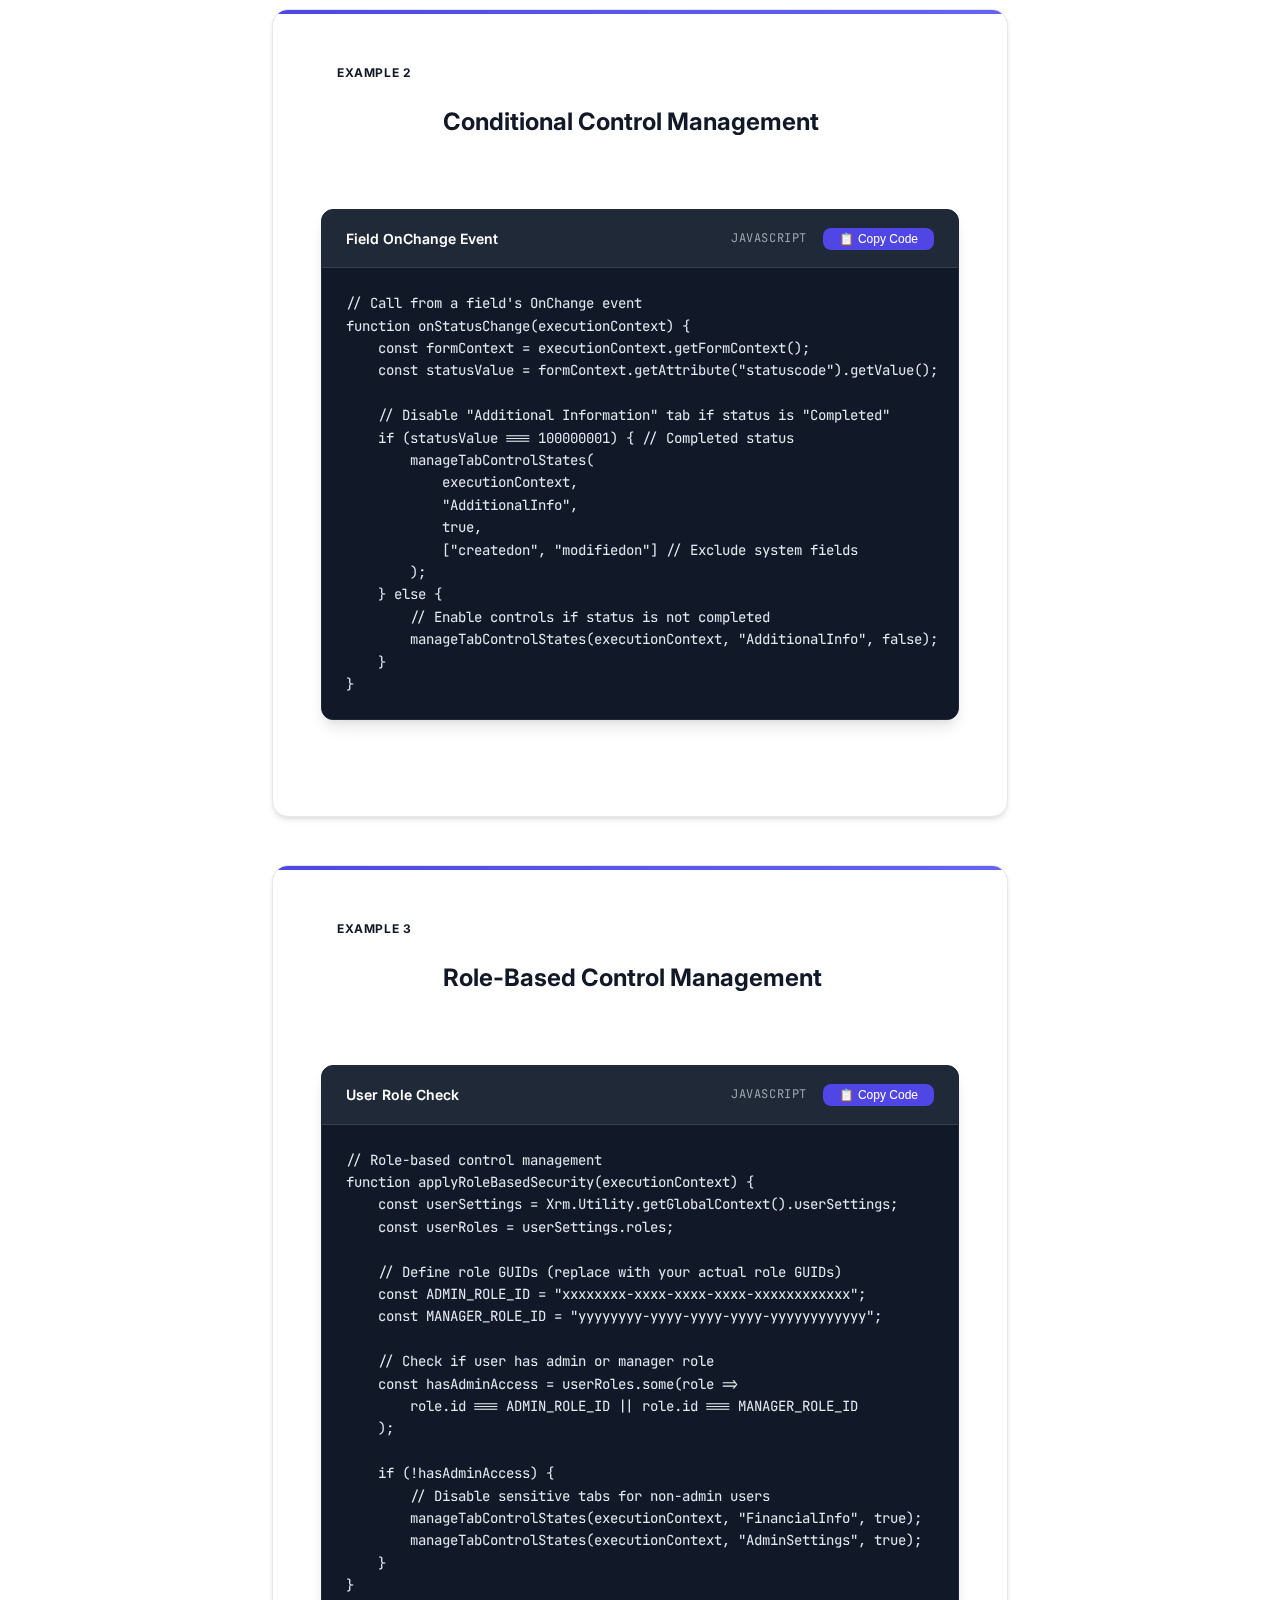
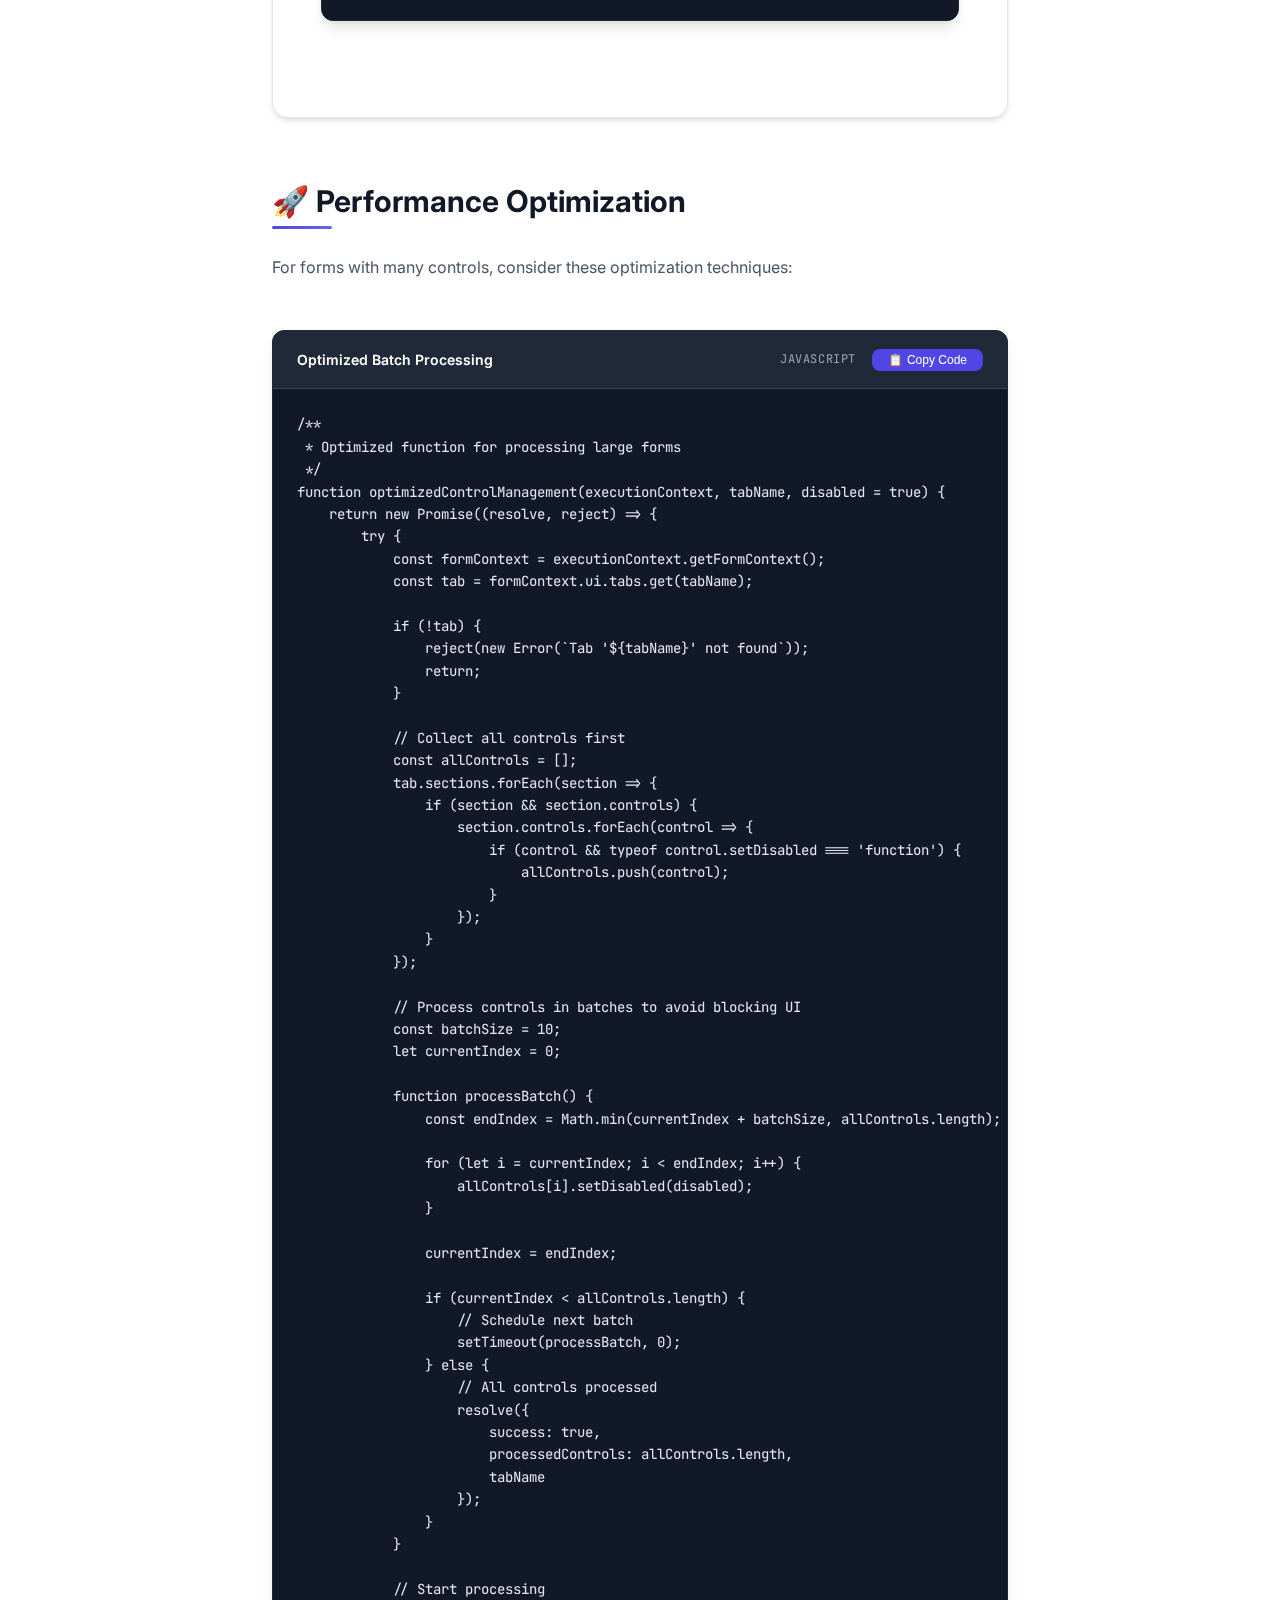
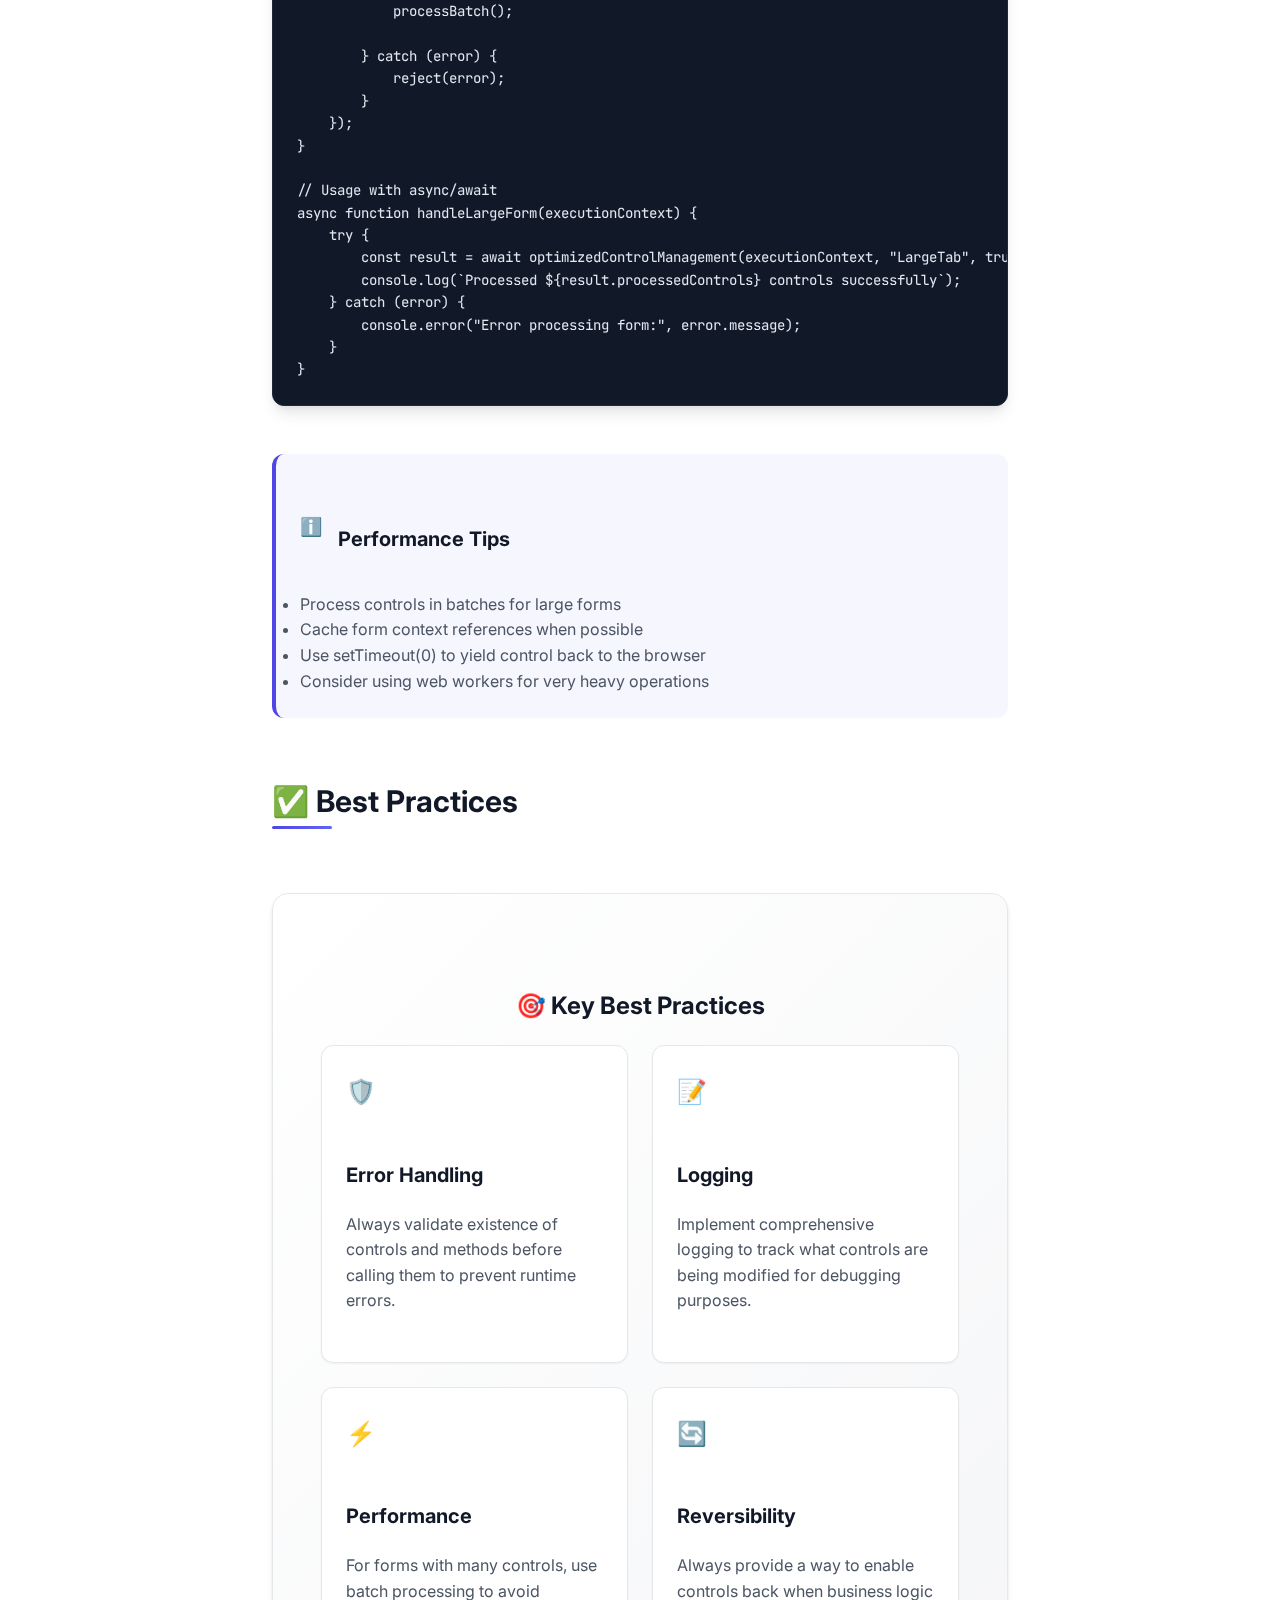
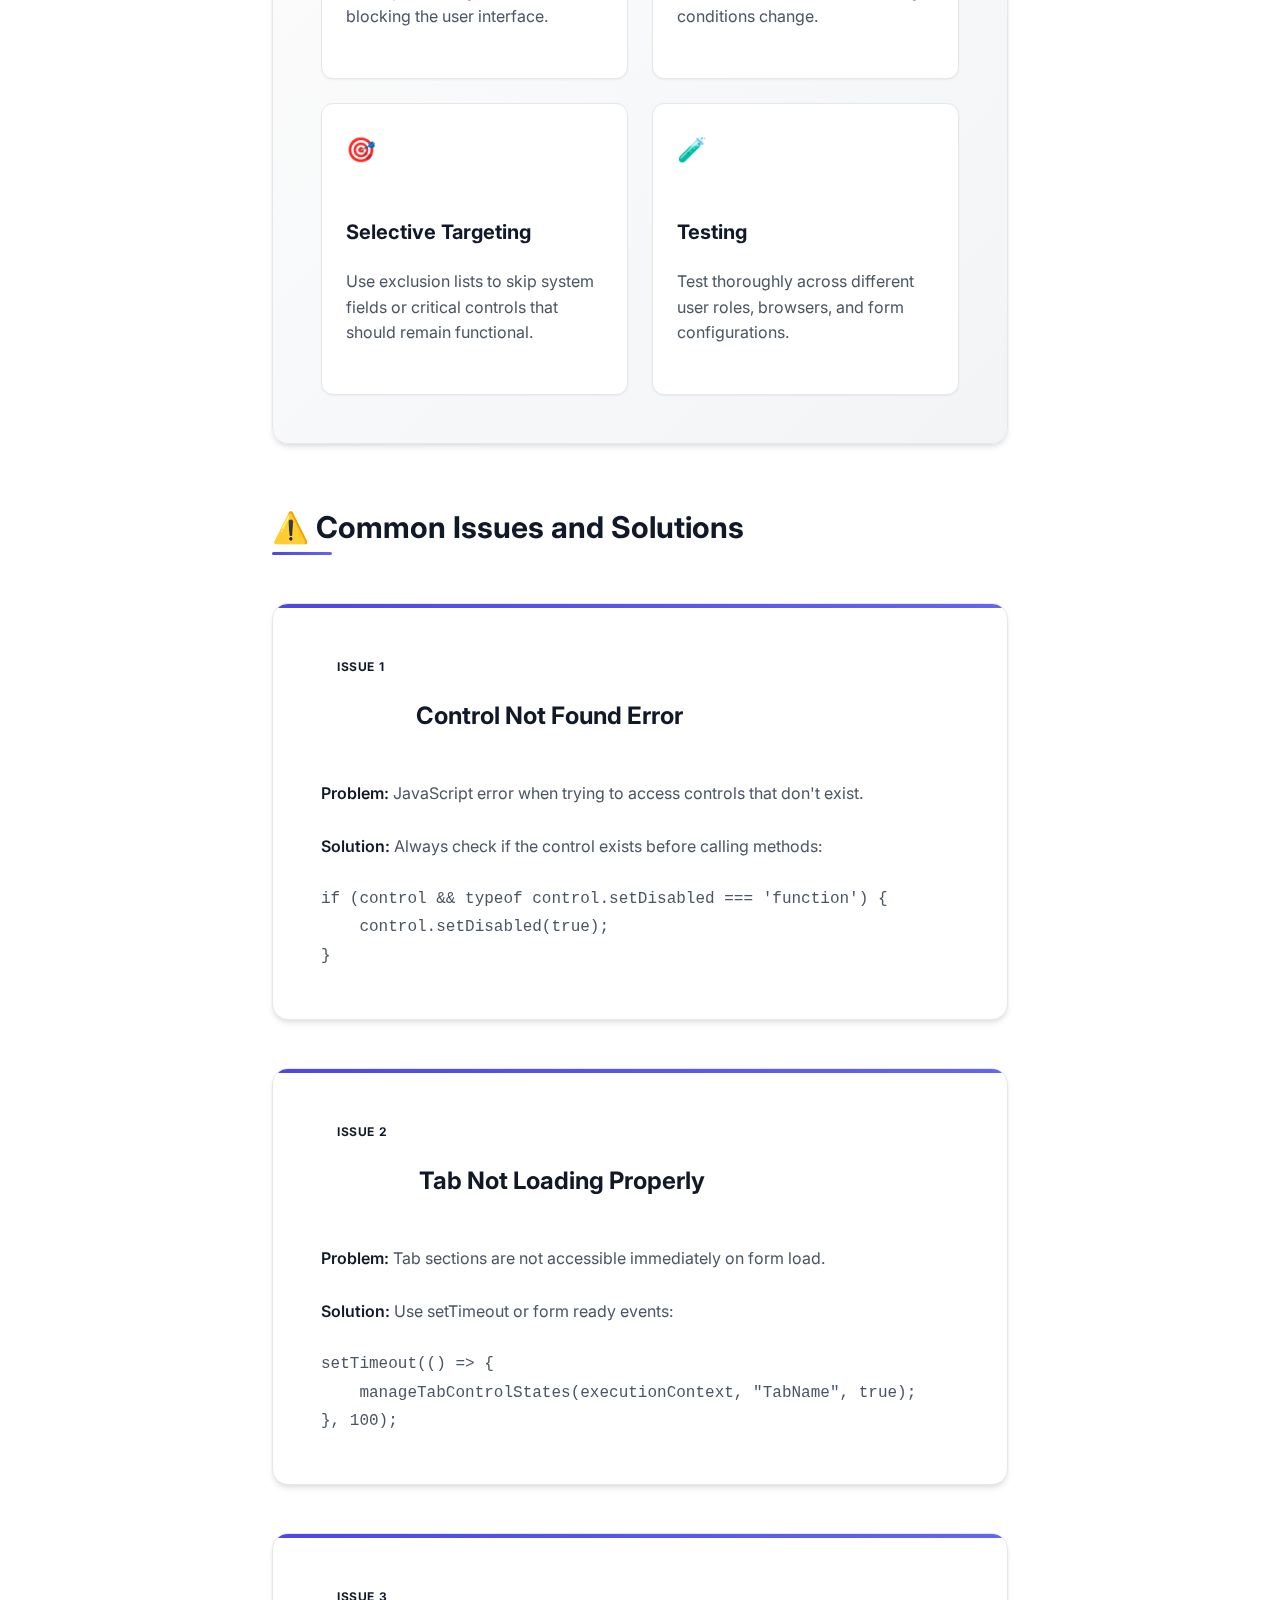
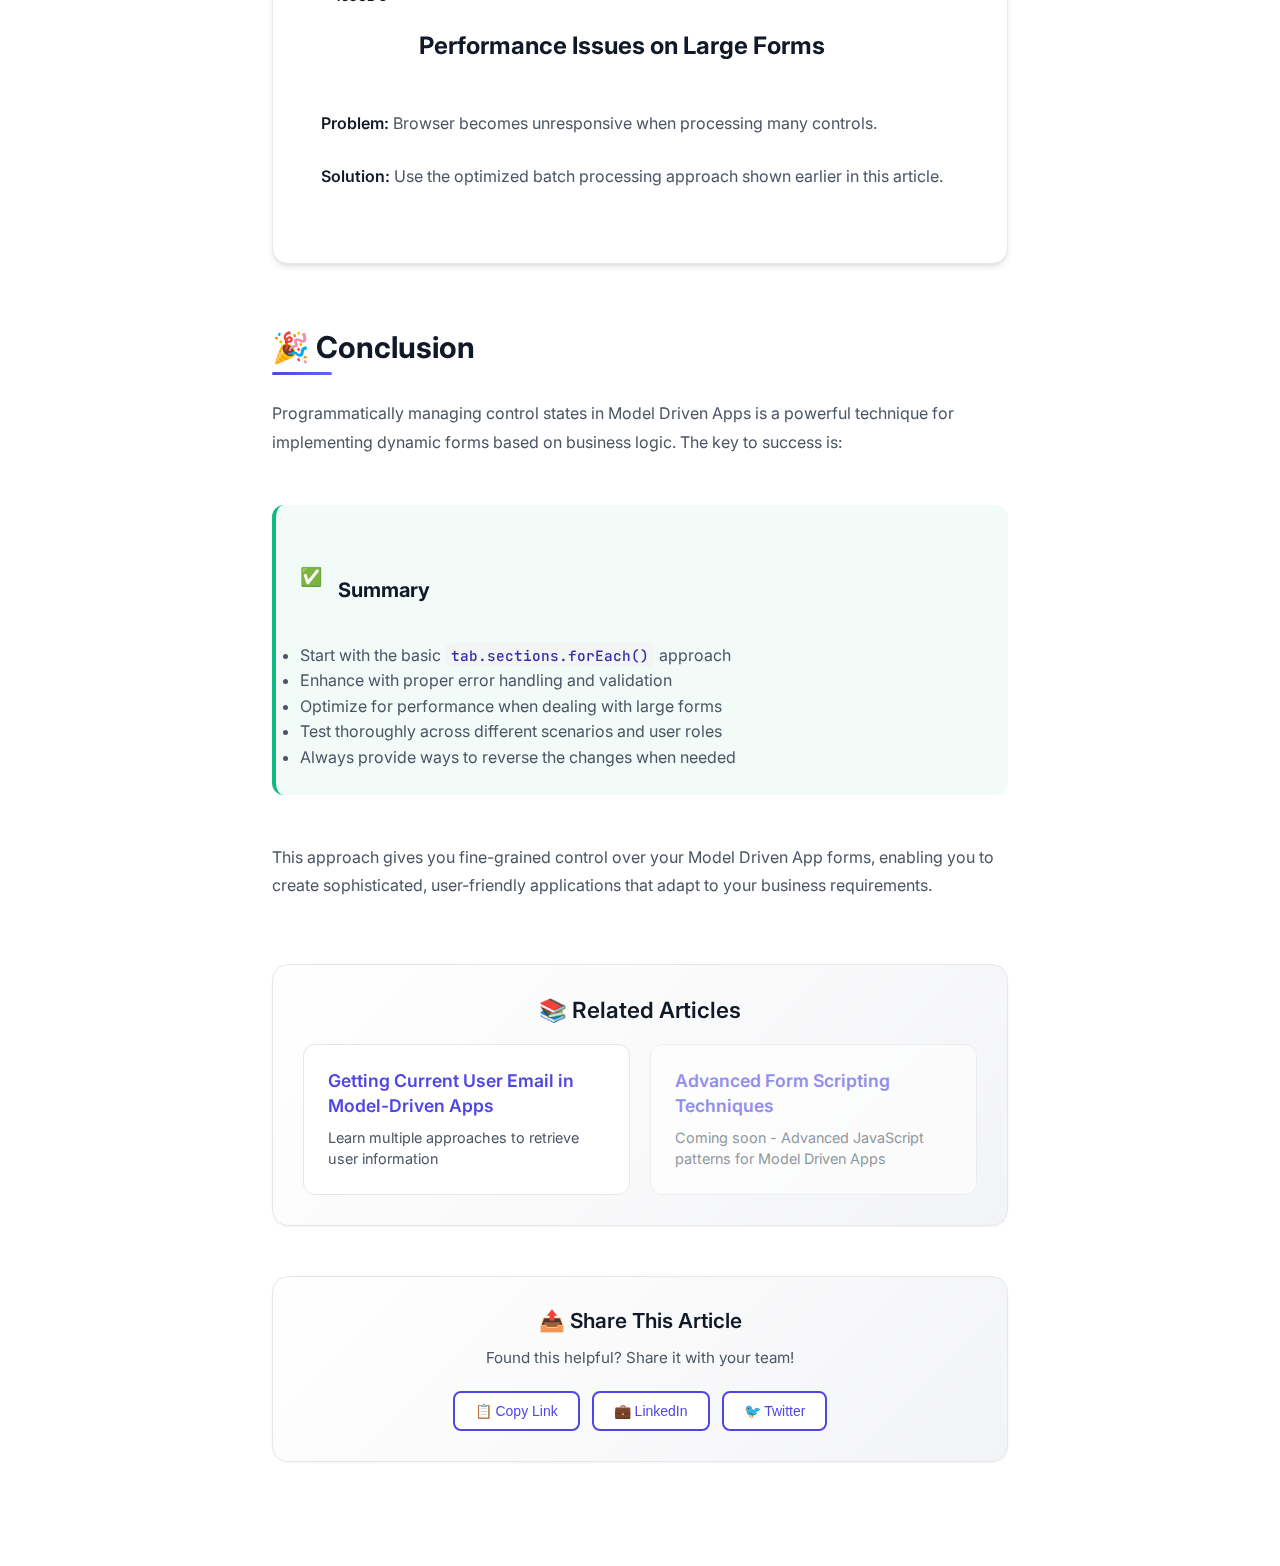
<file: Blogs/disable-controls-model-driven-app-tabs.html>
<!DOCTYPE html>
<html lang="en">
<head>
    <meta charset="UTF-8">
    <meta name="viewport" content="width=device-width, initial-scale=1.0">
    <title>Disable Controls/Fields in Model Driven App Tabs | Vipin Kumar</title>
    <link rel="icon" type="image/svg+xml" href="../favicon.svg">
    <meta name="description" content="Learn how to programmatically disable all controls and fields within specific tab sections using JavaScript with practical examples and best practices.">
    <meta name="author" content="Vipin Kumar">
    <meta name="keywords" content="Model Driven Apps, JavaScript, Dynamics 365, Power Platform, Controls, Fields, Tab Sections">
    
    <!-- Google Fonts -->
    <link rel="preconnect" href="https://fonts.googleapis.com">
    <link rel="preconnect" href="https://fonts.gstatic.com" crossorigin>
    <link href="https://fonts.googleapis.com/css2?family=Inter:wght@300;400;500;600;700&family=JetBrains+Mono:wght@400;500;600&display=swap" rel="stylesheet">
    
    <!-- Stylesheets -->
    <link rel="stylesheet" href="../assets/css/header-component.css">
    <link rel="stylesheet" href="assets/css/blog-template.css">
    <link rel="stylesheet" href="assets/css/blog-components.css">
</head>
<body>
    <!-- Header Component -->
    <div id="headerContainer"></div>
    
    <!-- Navigation (Hidden, kept for compatibility) -->
    <nav class="navbar" id="navbar" style="display: none;">
        <div class="nav-container">
            <a href="../index.html" class="logo">Vipin Kumar</a>
            <ul class="nav-links">
                <li><a href="../index.html">Home</a></li>
                <li><a href="../pages/blog.html" class="active">Blog</a></li>
                <li><a href="../pages/contact.html">Contact</a></li>
            </ul>
        </div>
    </nav>

    <!-- Hero Section -->
    <div class="hero" style="margin-top: 100px;">
        <div class="hero-container">
            <div class="hero-content">
                <div class="article-meta">
                    <span class="category-badge development">Development</span>
                    <span class="difficulty-badge intermediate">Intermediate</span>
                    <span class="read-time">8 min read</span>
                </div>
                
                <h1 class="article-title">Disable Controls/Fields in Model Driven App Tabs</h1>
                <p class="article-description">Learn how to programmatically disable all controls and fields within specific tab sections using JavaScript with practical examples and best practices.</p>
                
                <div class="hero-meta">
                    <div class="author-info">
                        <span class="author-name">By Vipin Kumar</span>
                        <span class="publish-date">September 7, 2025</span>
                    </div>
                    <div class="article-tags">
                        <span class="tag">#ModelDrivenApps</span>
                        <span class="tag">#JavaScript</span>
                        <span class="tag">#PowerPlatform</span>
                        <span class="tag">#Dynamics365</span>
                    </div>
                </div>
            </div>
        </div>
    </div>

    <!-- Main Content -->
    <main class="main-content">
        <div class="article-container">
            <div class="article-content" id="article-content">
                
                <!-- Introduction -->
                <div class="intro-section">
                    <h3 class="intro-title">🎯 What You'll Learn</h3>
                    <div class="intro-content">
                        <p>In Model Driven Apps, there are scenarios where you need to programmatically disable all controls and fields within specific tab sections based on business logic, user roles, or data conditions. This tutorial will guide you through different approaches to achieve this functionality effectively.</p>
                        
                        <div class="feature-list">
                            <h4 class="feature-list-title">Topics Covered:</h4>
                            <ul class="feature-items">
                                <li class="feature-item">Understanding tab and section structure in Model Driven Apps</li>
                                <li class="feature-item">Basic control disabling using forEach loops</li>
                                <li class="feature-item">Advanced error handling and validation</li>
                                <li class="feature-item">Performance optimization techniques</li>
                                <li class="feature-item">Real-world implementation scenarios</li>
                            </ul>
                        </div>
                    </div>
                </div>

                <!-- Understanding the Structure -->
                <section class="article-section">
                    <h2 class="section-title">📋 Understanding Tab and Section Structure</h2>
                    <div class="section-content">
                        <p>Before diving into the code, it's essential to understand how Model Driven Apps organize forms into tabs, sections, and controls:</p>
                        
                        <div class="method-card info">
                            <div class="method-header">
                                <span class="method-badge info">Structure</span>
                                <h3 class="method-title">Form Hierarchy</h3>
                            </div>
                            <div class="method-content">
                                <ul>
                                    <li><strong>Form Context:</strong> The main form object containing all elements</li>
                                    <li><strong>Tabs:</strong> Top-level containers that group related sections</li>
                                    <li><strong>Sections:</strong> Sub-containers within tabs that hold controls</li>
                                    <li><strong>Controls:</strong> Individual form elements (fields, lookups, etc.)</li>
                                </ul>
                            </div>
                        </div>

                        <p>Each control in a Model Driven App form has properties and methods that allow you to manipulate its behavior, including the <code>setDisabled()</code> method we'll be using.</p>
                    </div>
                </section>

                <!-- Basic Implementation -->
                <section class="article-section">
                    <h2 class="section-title">🔧 Basic Implementation</h2>
                    <div class="section-content">
                        <p>Let's start with the fundamental approach to disable all controls within a tab's sections:</p>

                        <div class="code-block">
                            <div class="code-header">
                                <span class="code-title">Basic Control Disabling</span>
                                <div class="code-actions">
                                    <span class="code-language">javascript</span>
                                    <button class="copy-button" onclick="BlogComponents.copyCode(this)">
                                        <span class="copy-icon">📋</span>
                                        <span class="copy-text">Copy Code</span>
                                    </button>
                                </div>
                            </div>
                            <div class="code-content">
                                <pre><code class="language-javascript">// Basic implementation - disable all controls in a tab
function disableTabControls(executionContext, tabName) {
    // Get the form context
    const formContext = executionContext.getFormContext();
    
    // Get the specific tab
    const tab = formContext.ui.tabs.get(tabName);
    
    if (tab) {
        // Iterate through all sections in the tab
        tab.sections.forEach((section) => {
            section.controls.forEach((control) => {
                if (control && control.setDisabled) {
                    control.setDisabled(true);
                }
            });
        });
    }
}</code></pre>
                            </div>
                        </div>

                        <div class="alert-box tip">
                            <div class="alert-header">
                                <span class="alert-icon">💡</span>
                                <h4 class="alert-title">Pro Tip</h4>
                            </div>
                            <div class="alert-content">
                                <p>Always check if the control and its <code>setDisabled</code> method exist before calling it to avoid runtime errors.</p>
                            </div>
                        </div>
                    </div>
                </section>

                <!-- Enhanced Implementation -->
                <section class="article-section">
                    <h2 class="section-title">⚡ Enhanced Implementation with Error Handling</h2>
                    <div class="section-content">
                        <p>For production environments, you need robust error handling and more flexibility:</p>

                        <div class="code-block">
                            <div class="code-header">
                                <span class="code-title">Enhanced Control Management</span>
                                <div class="code-actions">
                                    <span class="code-language">javascript</span>
                                    <button class="copy-button" onclick="BlogComponents.copyCode(this)">
                                        <span class="copy-icon">📋</span>
                                        <span class="copy-text">Copy Code</span>
                                    </button>
                                </div>
                            </div>
                            <div class="code-content">
                                <pre><code class="language-javascript">/**
 * Enhanced function to manage control states in Model Driven Apps
 * @param {Object} executionContext - The execution context from the form event
 * @param {string} tabName - Name of the tab to target
 * @param {boolean} disabled - Whether to disable (true) or enable (false) controls
 * @param {Array} excludeControls - Array of control names to exclude from the operation
 */
function manageTabControlStates(executionContext, tabName, disabled = true, excludeControls = []) {
    try {
        // Validate input parameters
        if (!executionContext) {
            console.error('Execution context is required');
            return { success: false, error: 'Invalid execution context' };
        }

        if (!tabName) {
            console.error('Tab name is required');
            return { success: false, error: 'Tab name is required' };
        }

        // Get the form context
        const formContext = executionContext.getFormContext();
        
        if (!formContext) {
            console.error('Form context not available');
            return { success: false, error: 'Form context not available' };
        }

        // Get the specific tab
        const tab = formContext.ui.tabs.get(tabName);
        
        if (!tab) {
            console.warn(`Tab '${tabName}' not found`);
            return { success: false, error: `Tab '${tabName}' not found` };
        }

        let processedControls = 0;
        let errors = [];

        // Iterate through all sections in the tab
        tab.sections.forEach((section, sectionIndex) => {
            if (!section || !section.controls) {
                console.warn(`Section ${sectionIndex} has no controls`);
                return;
            }

            section.controls.forEach((control) => {
                try {
                    // Check if control exists and has the setDisabled method
                    if (!control || typeof control.setDisabled !== 'function') {
                        return;
                    }

                    // Get control name for exclusion check
                    const controlName = control.getName && control.getName();
                    
                    // Skip if control is in exclude list
                    if (excludeControls.includes(controlName)) {
                        console.log(`Skipping excluded control: ${controlName}`);
                        return;
                    }

                    // Apply the disabled state
                    control.setDisabled(disabled);
                    processedControls++;
                    
                    console.log(`Control '${controlName}' ${disabled ? 'disabled' : 'enabled'}`);
                    
                } catch (controlError) {
                    const errorMsg = `Error processing control: ${controlError.message}`;
                    console.error(errorMsg);
                    errors.push(errorMsg);
                }
            });
        });

        const result = {
            success: true,
            processedControls,
            tabName,
            action: disabled ? 'disabled' : 'enabled',
            errors: errors.length > 0 ? errors : null
        };

        console.log(`Successfully ${disabled ? 'disabled' : 'enabled'} ${processedControls} controls in tab '${tabName}'`);
        return result;

    } catch (error) {
        const errorMsg = `Error in manageTabControlStates: ${error.message}`;
        console.error(errorMsg);
        return { success: false, error: errorMsg };
    }
}</code></pre>
                            </div>
                        </div>
                    </div>
                </section>

                <!-- Usage Examples -->
                <section class="article-section">
                    <h2 class="section-title">📖 Usage Examples</h2>
                    <div class="section-content">
                        <p>Here are practical examples of how to use the function in different scenarios:</p>

                        <div class="method-card default">
                            <div class="method-header">
                                <span class="method-badge default">Example 1</span>
                                <h3 class="method-title">Disable All Controls in a Tab</h3>
                            </div>
                            <div class="method-content">
                                <div class="code-block">
                                    <div class="code-header">
                                        <span class="code-title">Form OnLoad Event</span>
                                        <div class="code-actions">
                                            <span class="code-language">javascript</span>
                                            <button class="copy-button" onclick="BlogComponents.copyCode(this)">
                                                <span class="copy-icon">📋</span>
                                                <span class="copy-text">Copy Code</span>
                                            </button>
                                        </div>
                                    </div>
                                    <div class="code-content">
                                        <pre><code class="language-javascript">// Call from Form OnLoad event
function onFormLoad(executionContext) {
    // Disable all controls in the "Details" tab
    const result = manageTabControlStates(executionContext, "Details", true);
    
    if (!result.success) {
        console.error("Failed to disable controls:", result.error);
    }
}</code></pre>
                                    </div>
                                </div>
                            </div>
                        </div>

                        <div class="method-card default">
                            <div class="method-header">
                                <span class="method-badge default">Example 2</span>
                                <h3 class="method-title">Conditional Control Management</h3>
                            </div>
                            <div class="method-content">
                                <div class="code-block">
                                    <div class="code-header">
                                        <span class="code-title">Field OnChange Event</span>
                                        <div class="code-actions">
                                            <span class="code-language">javascript</span>
                                            <button class="copy-button" onclick="BlogComponents.copyCode(this)">
                                                <span class="copy-icon">📋</span>
                                                <span class="copy-text">Copy Code</span>
                                            </button>
                                        </div>
                                    </div>
                                    <div class="code-content">
                                        <pre><code class="language-javascript">// Call from a field's OnChange event
function onStatusChange(executionContext) {
    const formContext = executionContext.getFormContext();
    const statusValue = formContext.getAttribute("statuscode").getValue();
    
    // Disable "Additional Information" tab if status is "Completed"
    if (statusValue === 100000001) { // Completed status
        manageTabControlStates(
            executionContext, 
            "AdditionalInfo", 
            true, 
            ["createdon", "modifiedon"] // Exclude system fields
        );
    } else {
        // Enable controls if status is not completed
        manageTabControlStates(executionContext, "AdditionalInfo", false);
    }
}</code></pre>
                                    </div>
                                </div>
                            </div>
                        </div>

                        <div class="method-card default">
                            <div class="method-header">
                                <span class="method-badge default">Example 3</span>
                                <h3 class="method-title">Role-Based Control Management</h3>
                            </div>
                            <div class="method-content">
                                <div class="code-block">
                                    <div class="code-header">
                                        <span class="code-title">User Role Check</span>
                                        <div class="code-actions">
                                            <span class="code-language">javascript</span>
                                            <button class="copy-button" onclick="BlogComponents.copyCode(this)">
                                                <span class="copy-icon">📋</span>
                                                <span class="copy-text">Copy Code</span>
                                            </button>
                                        </div>
                                    </div>
                                    <div class="code-content">
                                        <pre><code class="language-javascript">// Role-based control management
function applyRoleBasedSecurity(executionContext) {
    const userSettings = Xrm.Utility.getGlobalContext().userSettings;
    const userRoles = userSettings.roles;
    
    // Define role GUIDs (replace with your actual role GUIDs)
    const ADMIN_ROLE_ID = "xxxxxxxx-xxxx-xxxx-xxxx-xxxxxxxxxxxx";
    const MANAGER_ROLE_ID = "yyyyyyyy-yyyy-yyyy-yyyy-yyyyyyyyyyyy";
    
    // Check if user has admin or manager role
    const hasAdminAccess = userRoles.some(role => 
        role.id === ADMIN_ROLE_ID || role.id === MANAGER_ROLE_ID
    );
    
    if (!hasAdminAccess) {
        // Disable sensitive tabs for non-admin users
        manageTabControlStates(executionContext, "FinancialInfo", true);
        manageTabControlStates(executionContext, "AdminSettings", true);
    }
}</code></pre>
                                    </div>
                                </div>
                            </div>
                        </div>
                    </div>
                </section>

                <!-- Performance Optimization -->
                <section class="article-section">
                    <h2 class="section-title">🚀 Performance Optimization</h2>
                    <div class="section-content">
                        <p>For forms with many controls, consider these optimization techniques:</p>

                        <div class="code-block">
                            <div class="code-header">
                                <span class="code-title">Optimized Batch Processing</span>
                                <div class="code-actions">
                                    <span class="code-language">javascript</span>
                                    <button class="copy-button" onclick="BlogComponents.copyCode(this)">
                                        <span class="copy-icon">📋</span>
                                        <span class="copy-text">Copy Code</span>
                                    </button>
                                </div>
                            </div>
                            <div class="code-content">
                                <pre><code class="language-javascript">/**
 * Optimized function for processing large forms
 */
function optimizedControlManagement(executionContext, tabName, disabled = true) {
    return new Promise((resolve, reject) => {
        try {
            const formContext = executionContext.getFormContext();
            const tab = formContext.ui.tabs.get(tabName);
            
            if (!tab) {
                reject(new Error(`Tab '${tabName}' not found`));
                return;
            }

            // Collect all controls first
            const allControls = [];
            tab.sections.forEach(section => {
                if (section && section.controls) {
                    section.controls.forEach(control => {
                        if (control && typeof control.setDisabled === 'function') {
                            allControls.push(control);
                        }
                    });
                }
            });

            // Process controls in batches to avoid blocking UI
            const batchSize = 10;
            let currentIndex = 0;

            function processBatch() {
                const endIndex = Math.min(currentIndex + batchSize, allControls.length);
                
                for (let i = currentIndex; i < endIndex; i++) {
                    allControls[i].setDisabled(disabled);
                }
                
                currentIndex = endIndex;
                
                if (currentIndex < allControls.length) {
                    // Schedule next batch
                    setTimeout(processBatch, 0);
                } else {
                    // All controls processed
                    resolve({
                        success: true,
                        processedControls: allControls.length,
                        tabName
                    });
                }
            }

            // Start processing
            processBatch();

        } catch (error) {
            reject(error);
        }
    });
}

// Usage with async/await
async function handleLargeForm(executionContext) {
    try {
        const result = await optimizedControlManagement(executionContext, "LargeTab", true);
        console.log(`Processed ${result.processedControls} controls successfully`);
    } catch (error) {
        console.error("Error processing form:", error.message);
    }
}</code></pre>
                            </div>
                        </div>

                        <div class="alert-box info">
                            <div class="alert-header">
                                <span class="alert-icon">ℹ️</span>
                                <h4 class="alert-title">Performance Tips</h4>
                            </div>
                            <div class="alert-content">
                                <ul>
                                    <li>Process controls in batches for large forms</li>
                                    <li>Cache form context references when possible</li>
                                    <li>Use setTimeout(0) to yield control back to the browser</li>
                                    <li>Consider using web workers for very heavy operations</li>
                                </ul>
                            </div>
                        </div>
                    </div>
                </section>

                <!-- Best Practices -->
                <section class="article-section">
                    <h2 class="section-title">✅ Best Practices</h2>
                    <div class="section-content">
                        <div class="takeaways">
                            <h3 class="takeaways-title">🎯 Key Best Practices</h3>
                            <div class="takeaway-grid">
                                <div class="takeaway-item">
                                    <div class="takeaway-icon">🛡️</div>
                                    <h4 class="takeaway-heading">Error Handling</h4>
                                    <p class="takeaway-description">Always validate existence of controls and methods before calling them to prevent runtime errors.</p>
                                </div>
                                <div class="takeaway-item">
                                    <div class="takeaway-icon">📝</div>
                                    <h4 class="takeaway-heading">Logging</h4>
                                    <p class="takeaway-description">Implement comprehensive logging to track what controls are being modified for debugging purposes.</p>
                                </div>
                                <div class="takeaway-item">
                                    <div class="takeaway-icon">⚡</div>
                                    <h4 class="takeaway-heading">Performance</h4>
                                    <p class="takeaway-description">For forms with many controls, use batch processing to avoid blocking the user interface.</p>
                                </div>
                                <div class="takeaway-item">
                                    <div class="takeaway-icon">🔄</div>
                                    <h4 class="takeaway-heading">Reversibility</h4>
                                    <p class="takeaway-description">Always provide a way to enable controls back when business logic conditions change.</p>
                                </div>
                                <div class="takeaway-item">
                                    <div class="takeaway-icon">🎯</div>
                                    <h4 class="takeaway-heading">Selective Targeting</h4>
                                    <p class="takeaway-description">Use exclusion lists to skip system fields or critical controls that should remain functional.</p>
                                </div>
                                <div class="takeaway-item">
                                    <div class="takeaway-icon">🧪</div>
                                    <h4 class="takeaway-heading">Testing</h4>
                                    <p class="takeaway-description">Test thoroughly across different user roles, browsers, and form configurations.</p>
                                </div>
                            </div>
                        </div>
                    </div>
                </section>

                <!-- Common Issues -->
                <section class="article-section">
                    <h2 class="section-title">⚠️ Common Issues and Solutions</h2>
                    <div class="section-content">
                        <div class="method-card error">
                            <div class="method-header">
                                <span class="method-badge error">Issue 1</span>
                                <h3 class="method-title">Control Not Found Error</h3>
                            </div>
                            <div class="method-content">
                                <p><strong>Problem:</strong> JavaScript error when trying to access controls that don't exist.</p>
                                <p><strong>Solution:</strong> Always check if the control exists before calling methods:</p>
                                <pre><code>if (control && typeof control.setDisabled === 'function') {
    control.setDisabled(true);
}</code></pre>
                            </div>
                        </div>

                        <div class="method-card error">
                            <div class="method-header">
                                <span class="method-badge error">Issue 2</span>
                                <h3 class="method-title">Tab Not Loading Properly</h3>
                            </div>
                            <div class="method-content">
                                <p><strong>Problem:</strong> Tab sections are not accessible immediately on form load.</p>
                                <p><strong>Solution:</strong> Use setTimeout or form ready events:</p>
                                <pre><code>setTimeout(() => {
    manageTabControlStates(executionContext, "TabName", true);
}, 100);</code></pre>
                            </div>
                        </div>

                        <div class="method-card error">
                            <div class="method-header">
                                <span class="method-badge error">Issue 3</span>
                                <h3 class="method-title">Performance Issues on Large Forms</h3>
                            </div>
                            <div class="method-content">
                                <p><strong>Problem:</strong> Browser becomes unresponsive when processing many controls.</p>
                                <p><strong>Solution:</strong> Use the optimized batch processing approach shown earlier in this article.</p>
                            </div>
                        </div>
                    </div>
                </section>

                <!-- Conclusion -->
                <section class="article-section">
                    <h2 class="section-title">🎉 Conclusion</h2>
                    <div class="section-content">
                        <p>Programmatically managing control states in Model Driven Apps is a powerful technique for implementing dynamic forms based on business logic. The key to success is:</p>
                        
                        <div class="alert-box success">
                            <div class="alert-header">
                                <span class="alert-icon">✅</span>
                                <h4 class="alert-title">Summary</h4>
                            </div>
                            <div class="alert-content">
                                <ul>
                                    <li>Start with the basic <code>tab.sections.forEach()</code> approach</li>
                                    <li>Enhance with proper error handling and validation</li>
                                    <li>Optimize for performance when dealing with large forms</li>
                                    <li>Test thoroughly across different scenarios and user roles</li>
                                    <li>Always provide ways to reverse the changes when needed</li>
                                </ul>
                            </div>
                        </div>

                        <p>This approach gives you fine-grained control over your Model Driven App forms, enabling you to create sophisticated, user-friendly applications that adapt to your business requirements.</p>
                    </div>
                </section>

            </div>
        </div>
    </main>

    <!-- Scripts -->
    <script src="assets/js/blog-components.js"></script>
    <script src="assets/js/blog-interactions.js"></script>
    
    <!-- Initialize Related Articles and Share Section -->
    <script>
        document.addEventListener('DOMContentLoaded', function() {
            // Define related articles for this page
            const relatedArticles = [
                {
                    url: 'getting-current-user-email-model-driven-apps.html',
                    title: 'Getting Current User Email in Model-Driven Apps',
                    description: 'Learn multiple approaches to retrieve user information',
                    disabled: false
                },
                {
                    url: '#',
                    title: 'Advanced Form Scripting Techniques',
                    description: 'Coming soon - Advanced JavaScript patterns for Model Driven Apps',
                    disabled: true
                }
            ];
            
            // Add components to the page
            if (window.BlogComponents) {
                BlogComponents.addRelatedArticles(relatedArticles);
                BlogComponents.addShareSection();
           
            }
        });
    </script>
    
    <script src="../assets/js/header-component.js"></script>
    <script>
        // Initialize the header component for blog articles
        try {
            if (typeof window.HeaderComponent !== 'undefined') {
                document.addEventListener('DOMContentLoaded', function() {
                    const headerConfig = {
                        logo: {
                            text: "Viipiin",
                            url: "../index.html",
                            showIcon: true
                        },
                        navigation: [
                            { text: "Portfolio", url: "../index.html", active: false },
                            { text: "Blog", url: "../pages/blog.html", active: true },
                            { text: "Contact", url: "../pages/contact.html", active: false }
                        ],
                        cta: {
                            text: "Get in Touch",
                            url: "../pages/contact.html",
                            style: "primary"
                        },
                        showSearch: true,
                        showThemeToggle: true,
                        showSocialLinks: true,
                        socialLinks: [
                            { platform: "linkedin", url: "https://www.linkedin.com/in/viipiintyagi/", icon: "linkedin" },
                            { platform: "github", url: "https://github.com/viipiin", icon: "github" },
                            { platform: "twitter", url: "https://twitter.com/theo365dev", icon: "twitter" }
                        ]
                    };

                    document.getElementById('headerContainer').innerHTML = HeaderComponent.createHeader(headerConfig);
                    HeaderComponent.init();
                });
            }
        } catch (error) {
            console.log('Header component initialization error:', error);
        }
    </script>
</body>
</html>
</file>
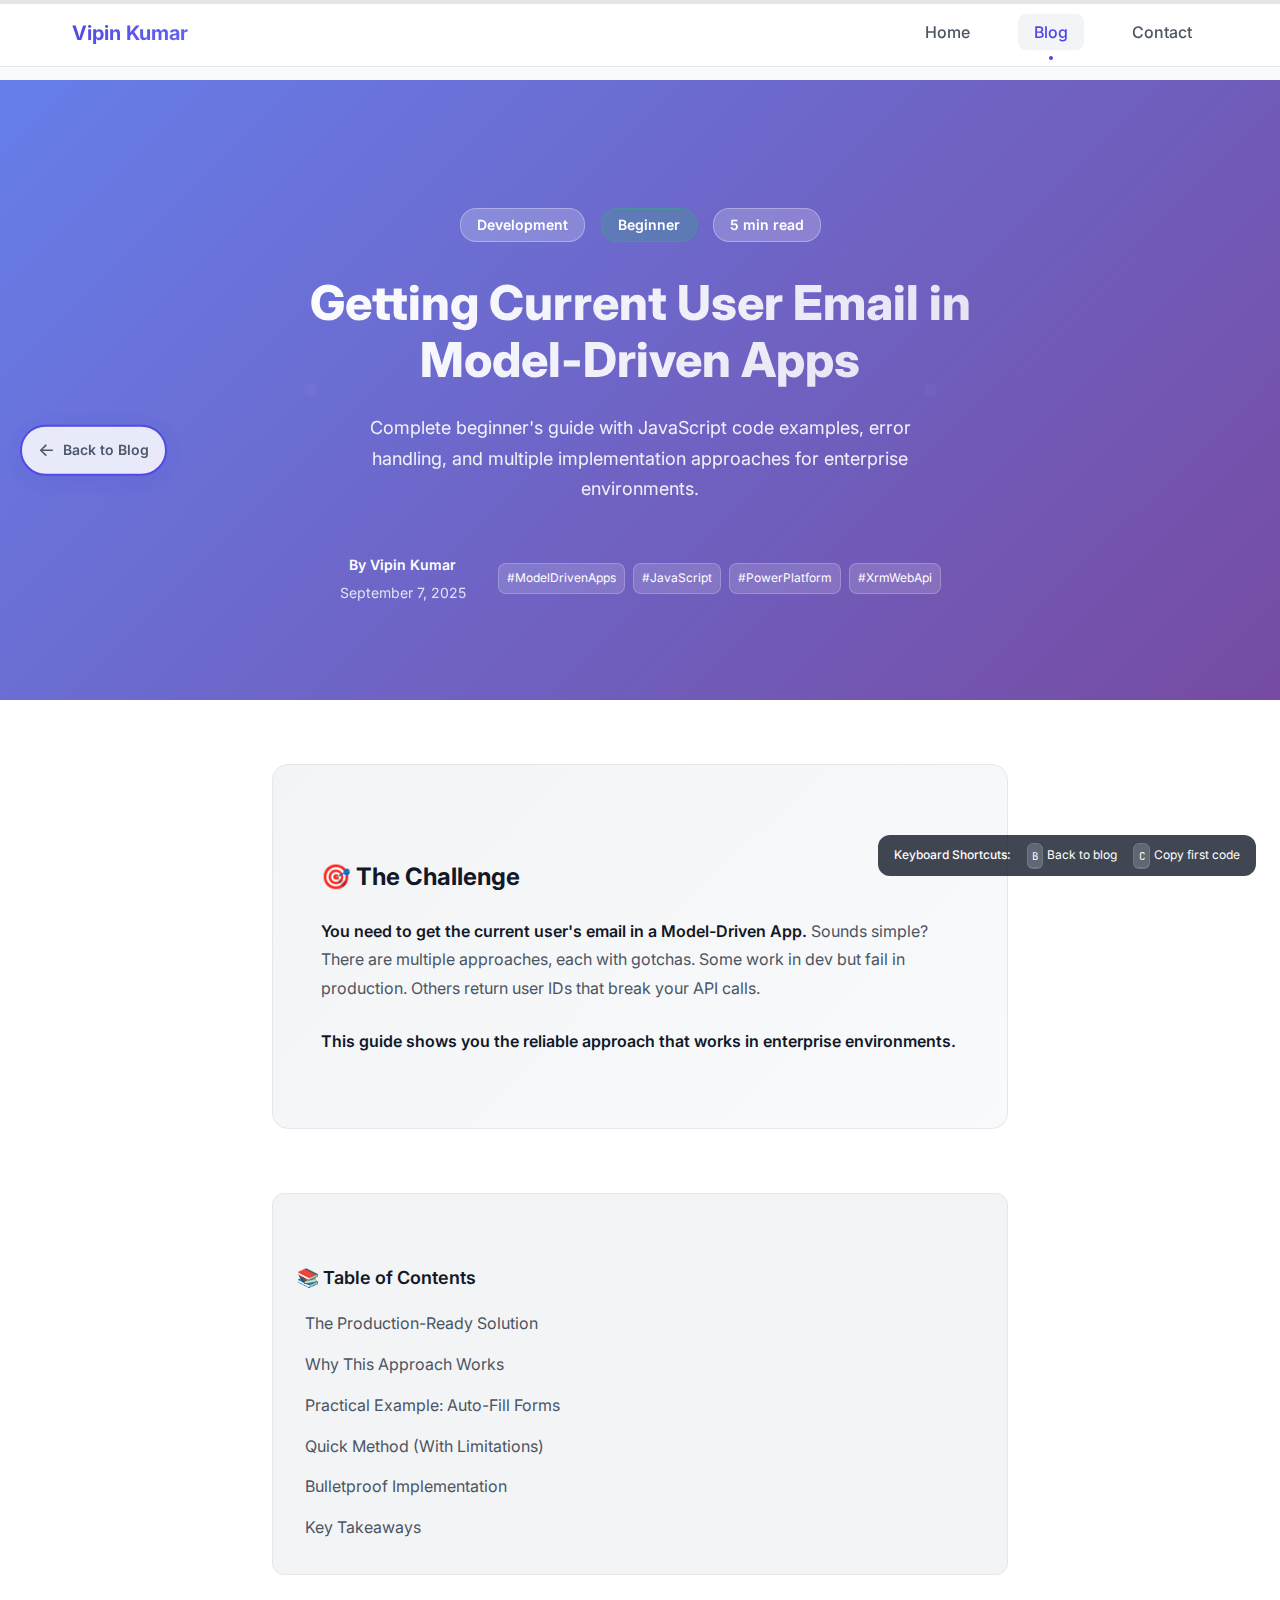
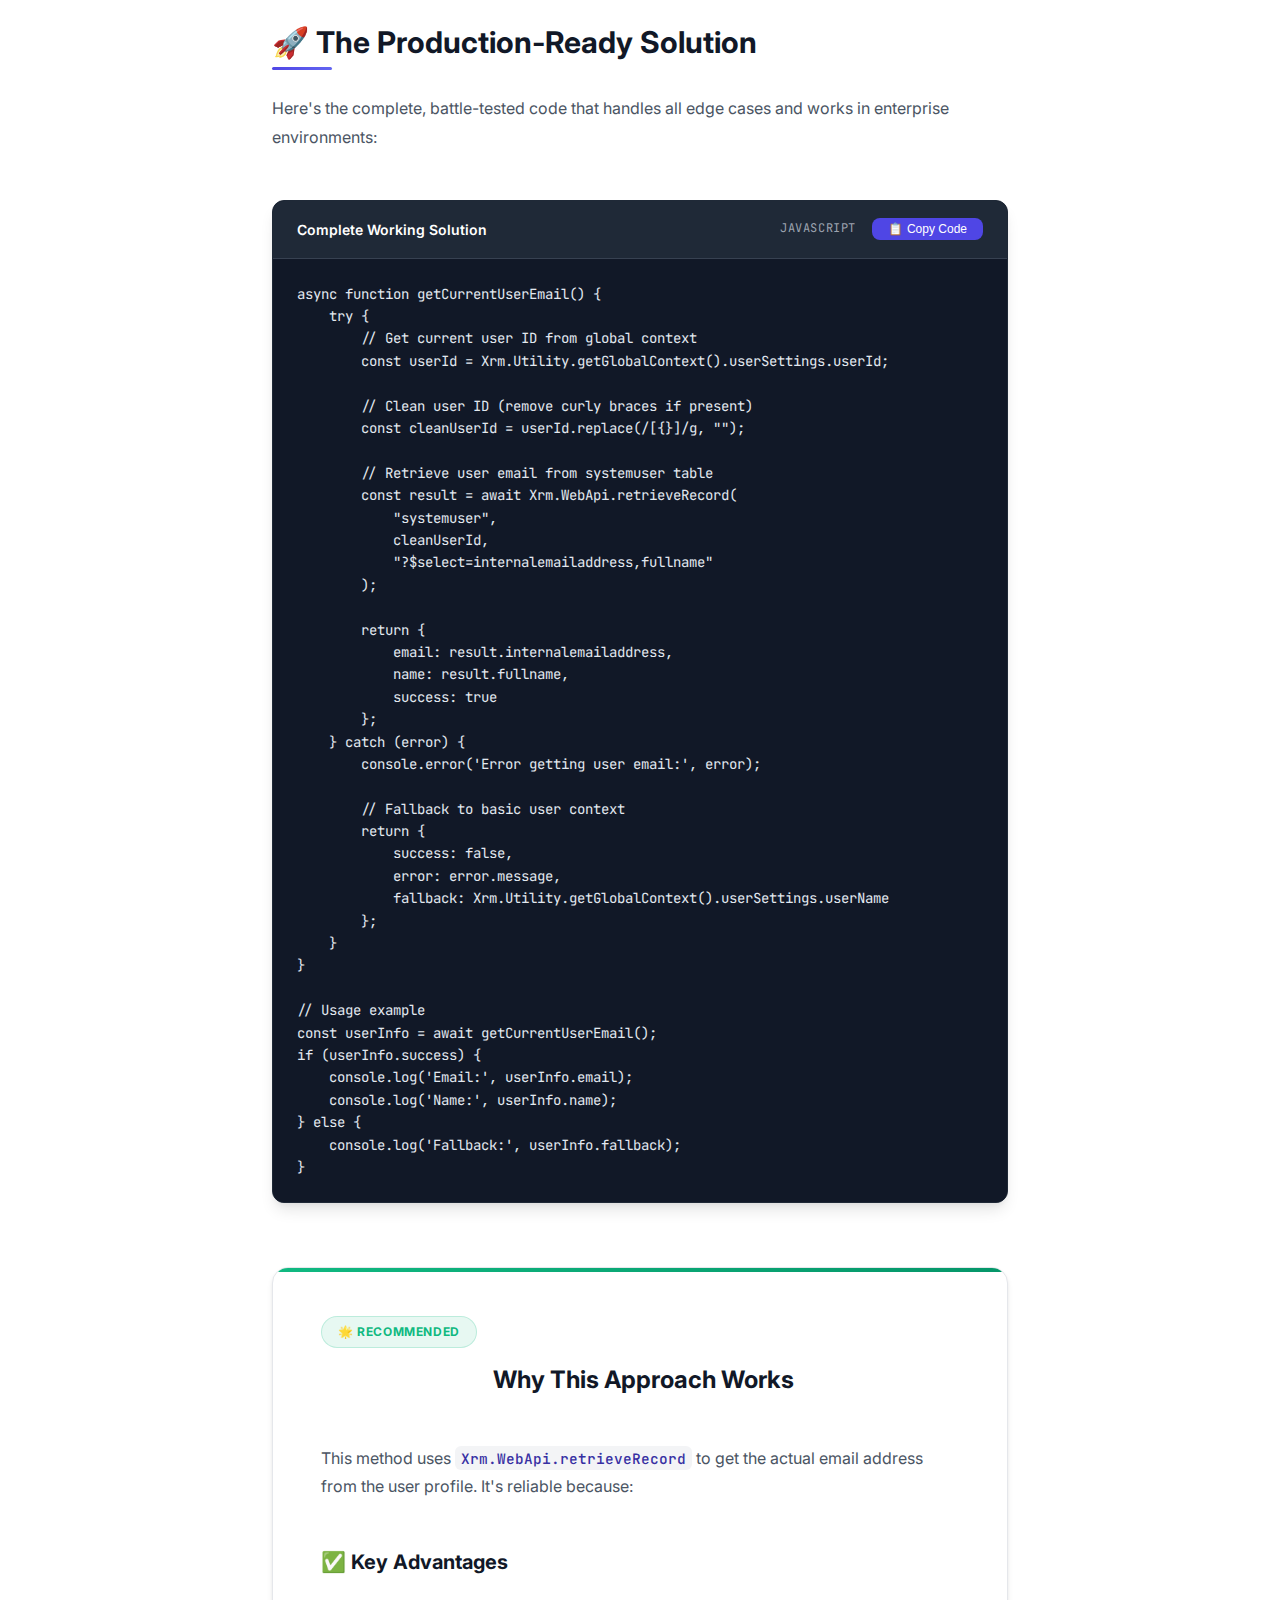
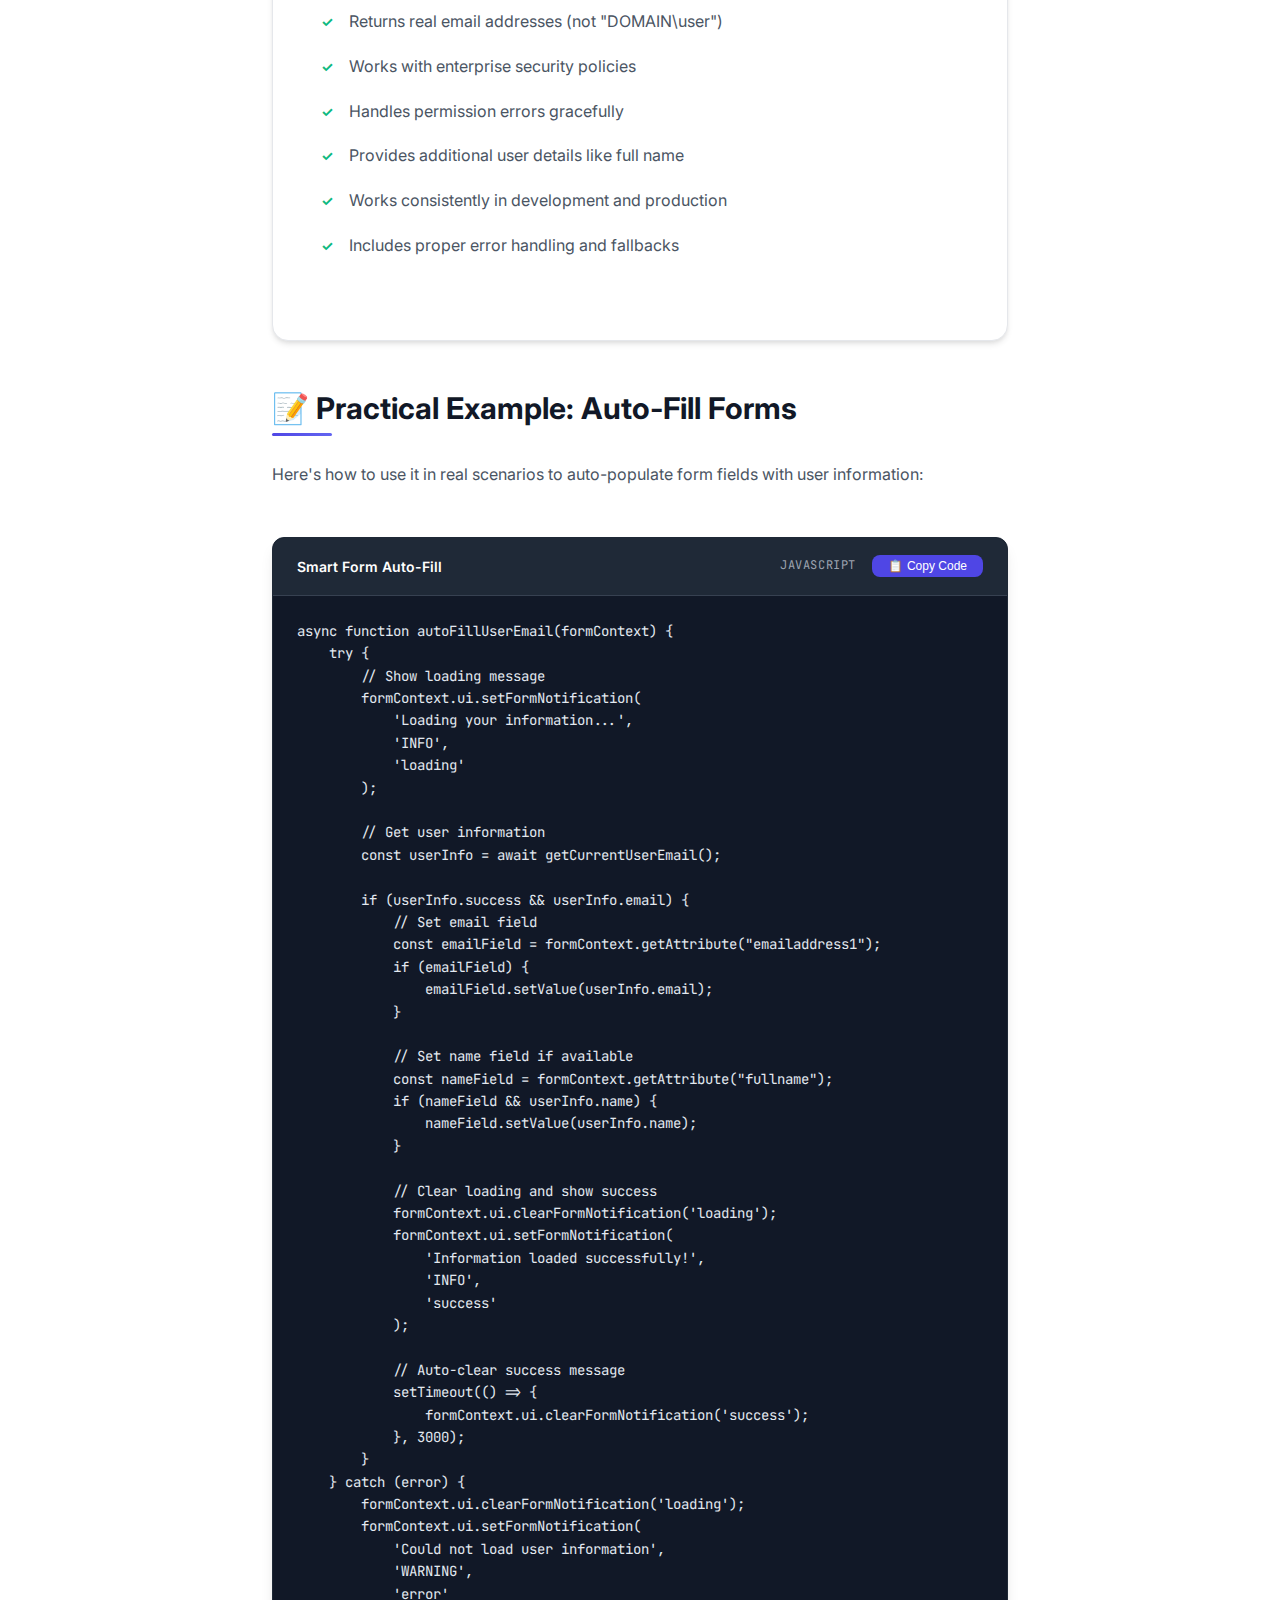
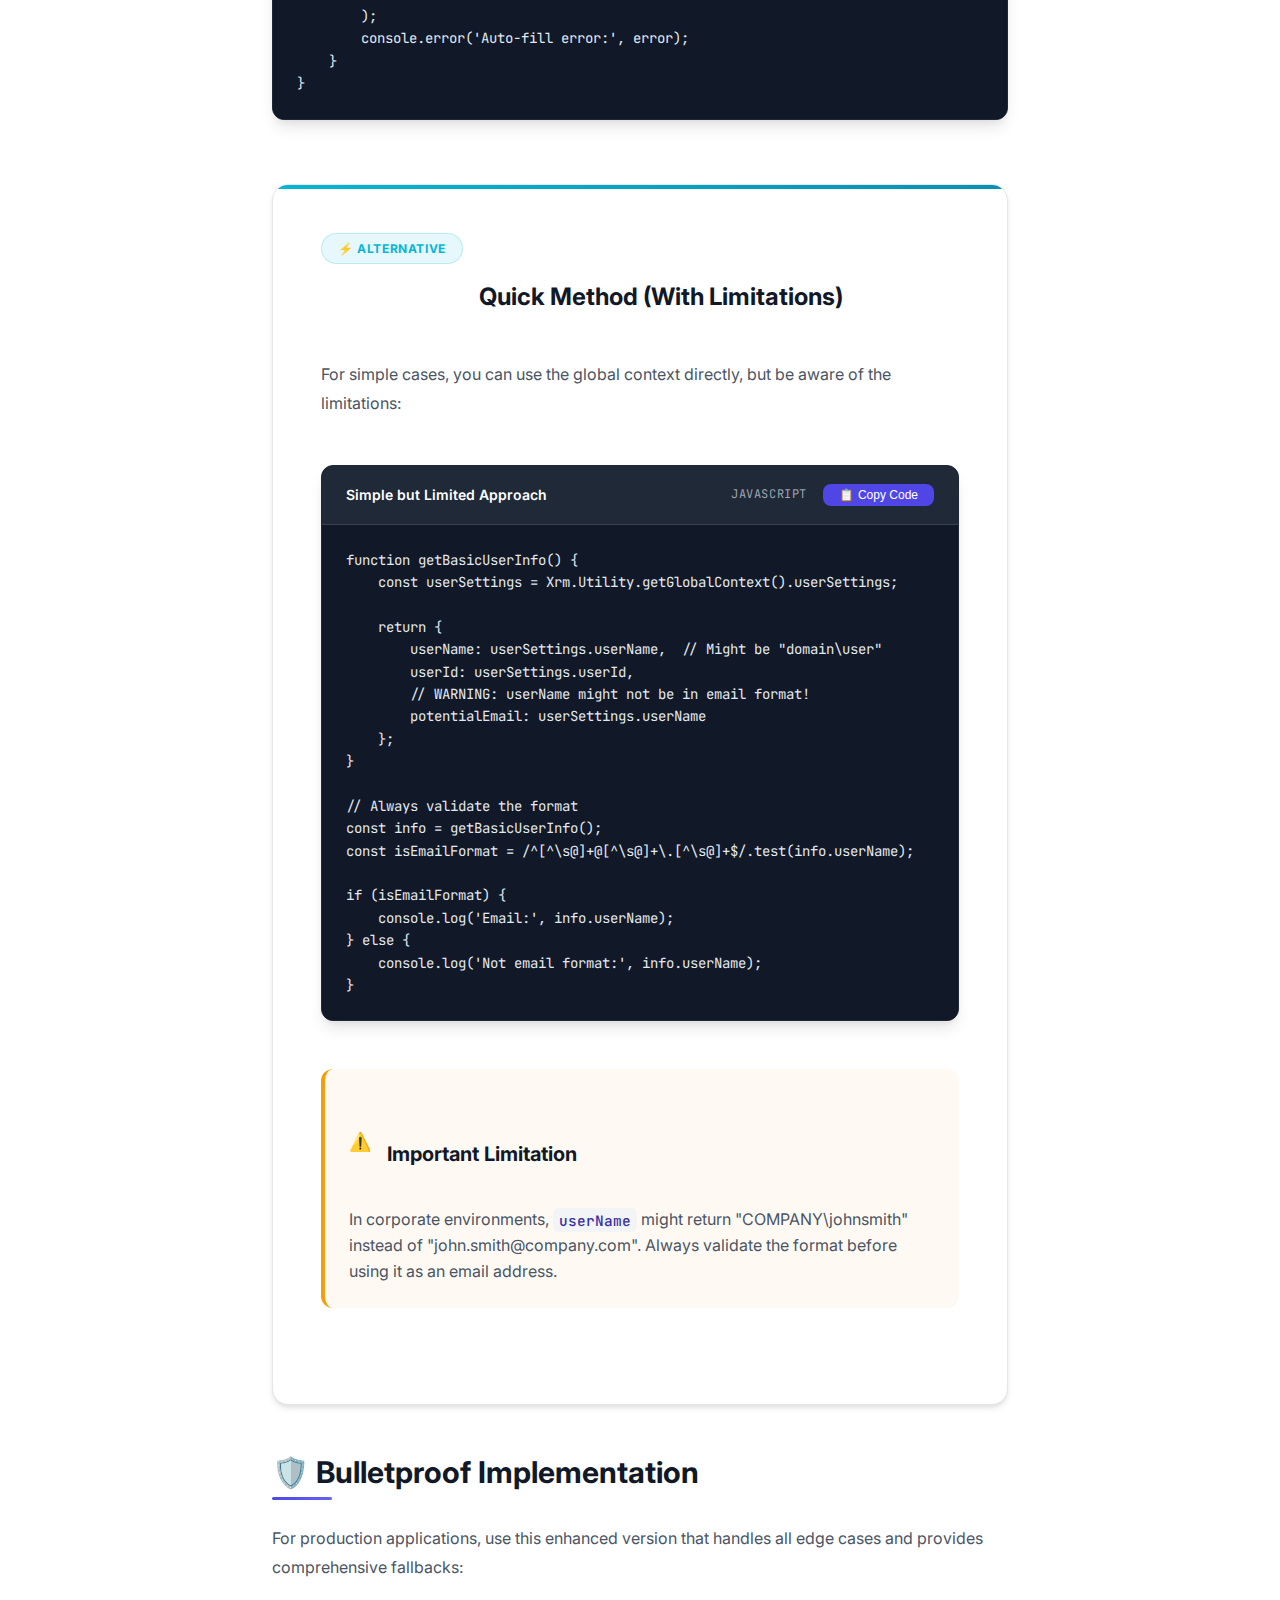
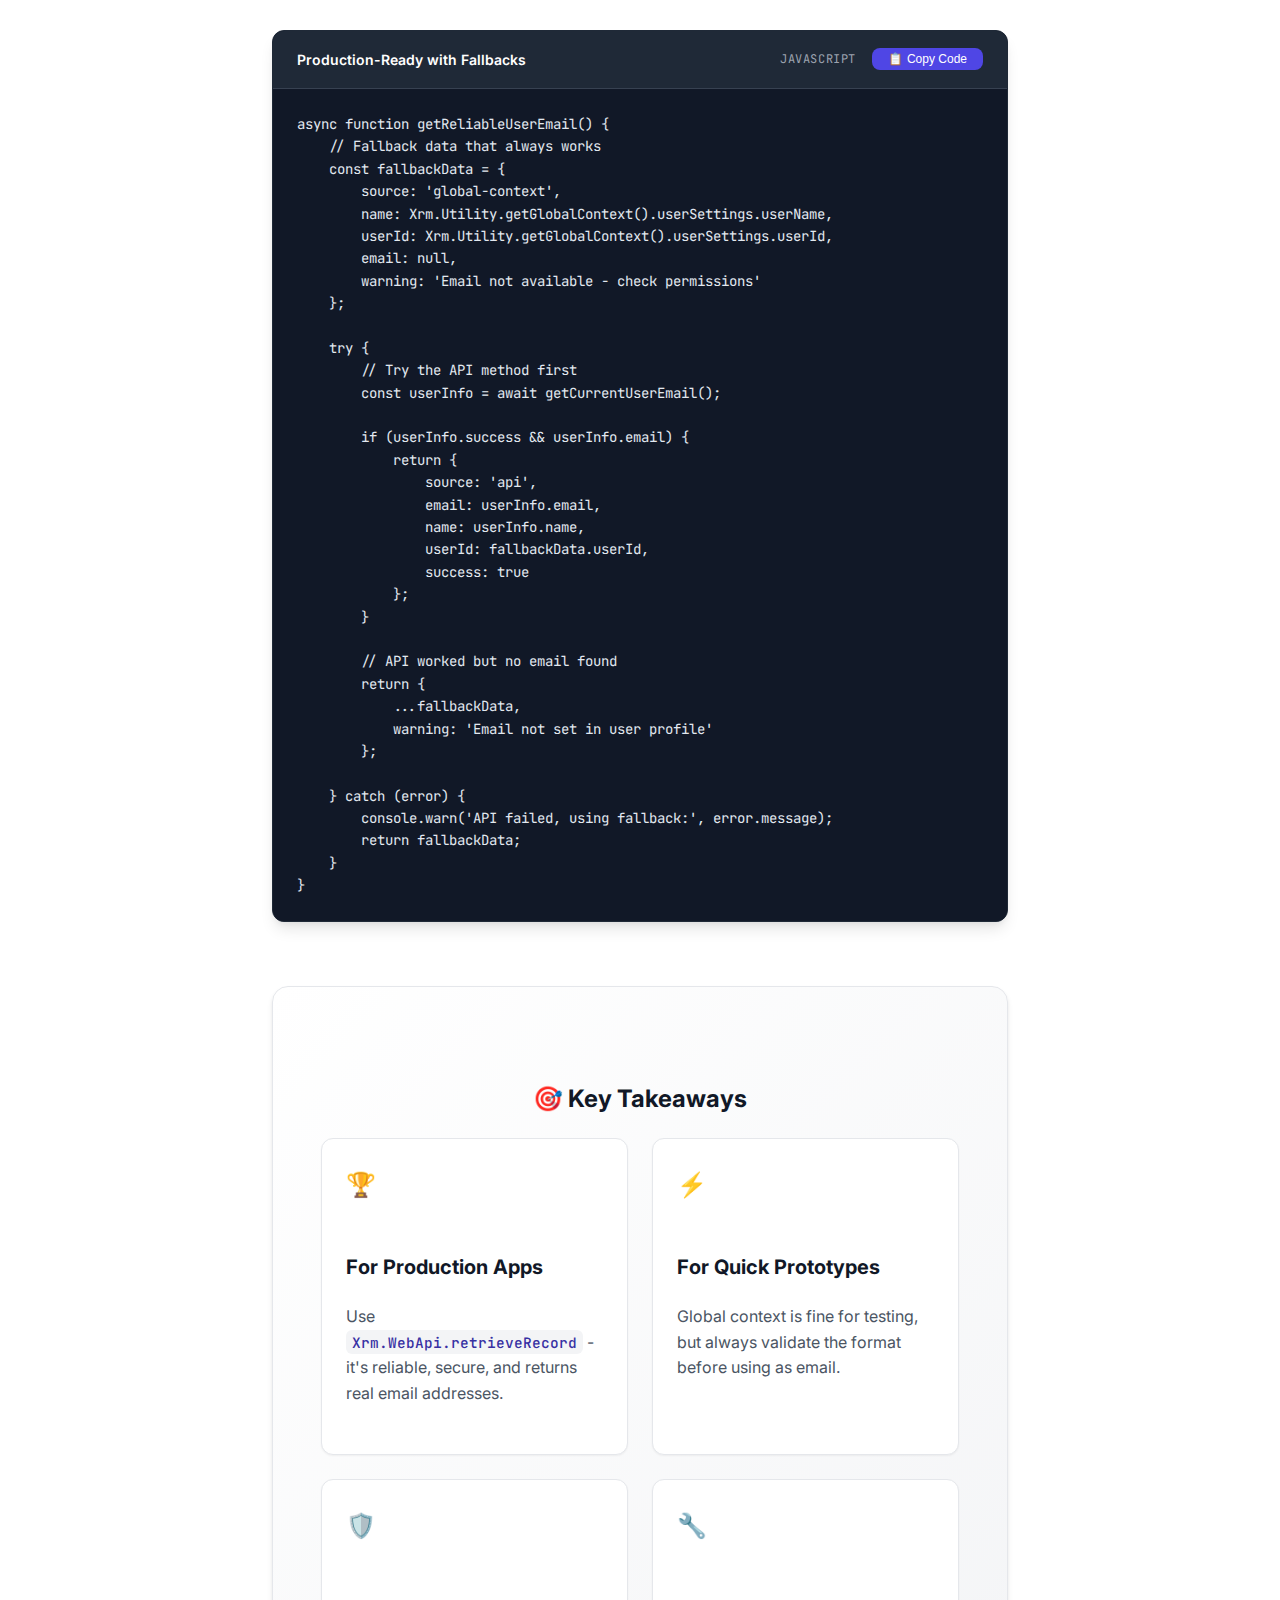
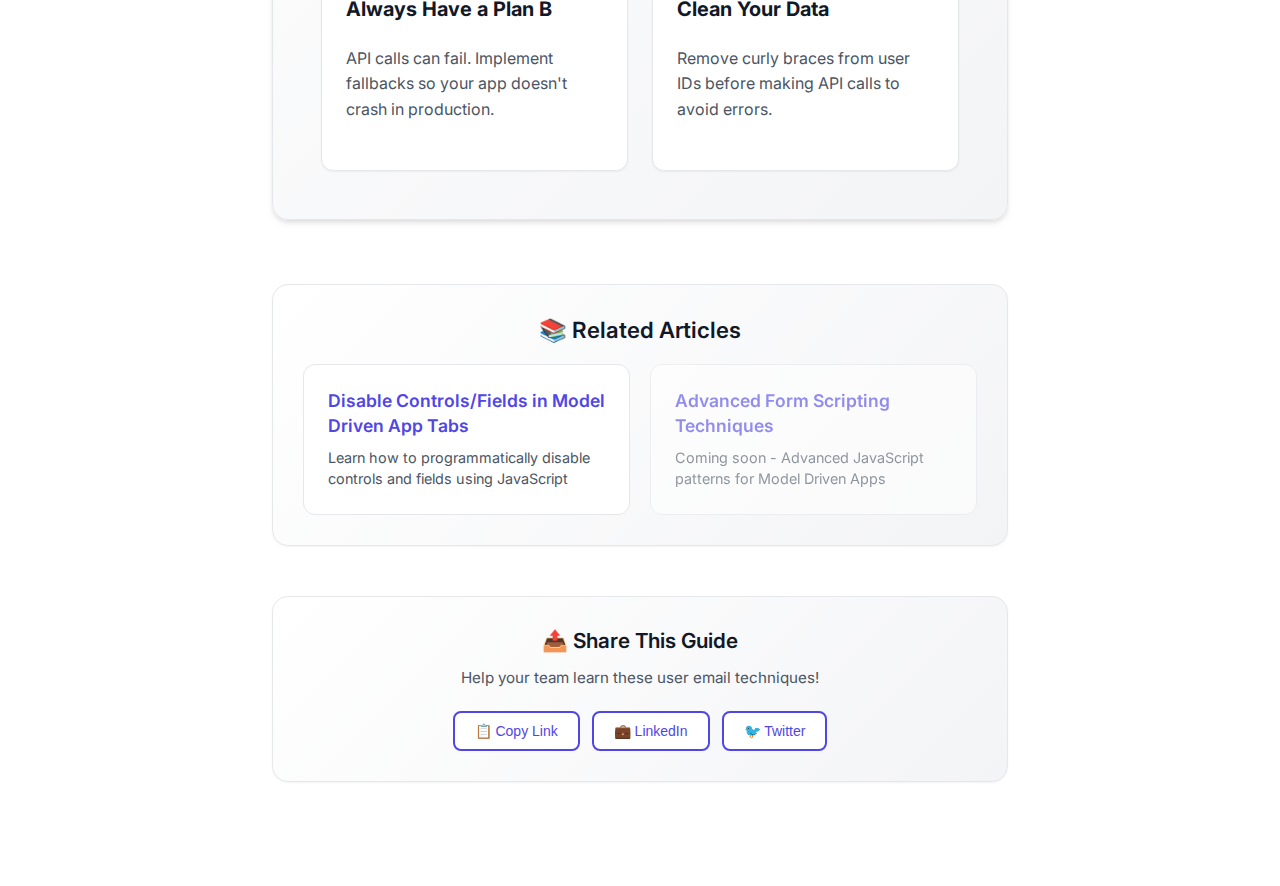
<file: Blogs/getting-current-user-email-model-driven-apps.html>
<!DOCTYPE html>
<html lang="en">
<head>
    <meta charset="UTF-8">
    <meta name="viewport" content="width=device-width, initial-scale=1.0">
    <title>Getting Current User Email in Model-Driven Apps | Vipin Kumar</title>
    <link rel="icon" type="image/svg+xml" href="../favicon.svg">
    <meta name="description" content="Complete guide to getting current user email in Model-Driven Apps with JavaScript, error handling, and best practices.">
    <meta name="author" content="Vipin Kumar">
    <meta name="keywords" content="Model-Driven Apps, JavaScript, Xrm.WebApi, Power Platform, Dynamics 365">
    
    <!-- Google Fonts -->
    <link rel="preconnect" href="https://fonts.googleapis.com">
    <link rel="preconnect" href="https://fonts.gstatic.com" crossorigin>
    <link href="https://fonts.googleapis.com/css2?family=Inter:wght@300;400;500;600;700&family=JetBrains+Mono:wght@400;500;600&display=swap" rel="stylesheet">
    
    <!-- Stylesheets -->
    <link rel="stylesheet" href="assets/css/blog-template.css">
    <link rel="stylesheet" href="assets/css/blog-components.css">
</head>
<body>
    <!-- Navigation -->
    <nav class="navbar" id="navbar">
        <div class="nav-container">
            <a href="../index.html" class="logo">Vipin Kumar</a>
            <ul class="nav-links">
                <li><a href="../index.html">Home</a></li>
                <li><a href="../blog.html" class="active">Blog</a></li>
                <li><a href="../contact.html">Contact</a></li>
            </ul>
        </div>
    </nav>

    <!-- Hero Section -->
    <div class="hero">
        <div class="hero-container">
            <div class="hero-content">
                <div class="article-meta">
                    <span class="category-badge development">Development</span>
                    <span class="difficulty-badge beginner">Beginner</span>
                    <span class="read-time">5 min read</span>
                </div>
                
                <h1 class="article-title">Getting Current User Email in Model-Driven Apps</h1>
                <p class="article-description">Complete beginner's guide with JavaScript code examples, error handling, and multiple implementation approaches for enterprise environments.</p>
                
                <div class="hero-meta">
                    <div class="author-info">
                        <span class="author-name">By Vipin Kumar</span>
                        <span class="publish-date">September 7, 2025</span>
                    </div>
                    <div class="article-tags">
                        <span class="tag">#ModelDrivenApps</span>
                        <span class="tag">#JavaScript</span>
                        <span class="tag">#PowerPlatform</span>
                        <span class="tag">#XrmWebApi</span>
                    </div>
                </div>
            </div>
        </div>
    </div>

    <!-- Main Content -->
    <main class="main-content">
        <div class="article-container">
            <div class="article-content">
                
                <!-- Introduction -->
                <div class="intro-section">
                    <h3 class="intro-title">🎯 The Challenge</h3>
                    <div class="intro-content">
                        <p><strong>You need to get the current user's email in a Model-Driven App.</strong> Sounds simple? There are multiple approaches, each with gotchas. Some work in dev but fail in production. Others return user IDs that break your API calls.</p>
                        <p><strong>This guide shows you the reliable approach that works in enterprise environments.</strong></p>
                    </div>
                </div>

                <!-- Table of Contents -->
                <div class="table-of-contents">
                    <h3>📚 Table of Contents</h3>
                    <ul class="toc-list">
                        <li class="toc-item"><a href="#production-solution" class="toc-link">The Production-Ready Solution</a></li>
                        <li class="toc-item"><a href="#why-it-works" class="toc-link">Why This Approach Works</a></li>
                        <li class="toc-item"><a href="#practical-example" class="toc-link">Practical Example: Auto-Fill Forms</a></li>
                        <li class="toc-item"><a href="#quick-method" class="toc-link">Quick Method (With Limitations)</a></li>
                        <li class="toc-item"><a href="#bulletproof" class="toc-link">Bulletproof Implementation</a></li>
                        <li class="toc-item"><a href="#takeaways" class="toc-link">Key Takeaways</a></li>
                    </ul>
                </div>

                <!-- Production Solution -->
                <section class="article-section" id="production-solution">
                    <h2>🚀 The Production-Ready Solution</h2>
                    <p>Here's the complete, battle-tested code that handles all edge cases and works in enterprise environments:</p>
                    
                    <div class="code-block">
                        <div class="code-header">
                            <span class="code-title">Complete Working Solution</span>
                            <div class="code-actions">
                                <span class="code-language">javascript</span>
                                <button class="copy-button" onclick="BlogComponents.copyCode(this)">
                                    <span class="copy-icon">📋</span>
                                    <span class="copy-text">Copy Code</span>
                                </button>
                            </div>
                        </div>
                        <div class="code-content">
                            <pre><code class="language-javascript">async function getCurrentUserEmail() {
    try {
        // Get current user ID from global context
        const userId = Xrm.Utility.getGlobalContext().userSettings.userId;
        
        // Clean user ID (remove curly braces if present)
        const cleanUserId = userId.replace(/[{}]/g, "");
        
        // Retrieve user email from systemuser table
        const result = await Xrm.WebApi.retrieveRecord(
            "systemuser",
            cleanUserId,
            "?$select=internalemailaddress,fullname"
        );
        
        return {
            email: result.internalemailaddress,
            name: result.fullname,
            success: true
        };
    } catch (error) {
        console.error('Error getting user email:', error);
        
        // Fallback to basic user context
        return { 
            success: false, 
            error: error.message,
            fallback: Xrm.Utility.getGlobalContext().userSettings.userName
        };
    }
}

// Usage example
const userInfo = await getCurrentUserEmail();
if (userInfo.success) {
    console.log('Email:', userInfo.email);
    console.log('Name:', userInfo.name);
} else {
    console.log('Fallback:', userInfo.fallback);
}</code></pre>
                        </div>
                    </div>
                </section>

                <!-- Why This Works -->
                <div class="method-card recommended" id="why-it-works">
                    <div class="method-header">
                        <span class="method-badge recommended">🌟 Recommended</span>
                        <h3 class="method-title">Why This Approach Works</h3>
                    </div>
                    <div class="method-content">
                        <p>This method uses <code>Xrm.WebApi.retrieveRecord</code> to get the actual email address from the user profile. It's reliable because:</p>
                        
                        <div class="feature-list">
                            <h4 class="feature-list-title">✅ Key Advantages</h4>
                            <ul class="feature-items">
                                <li class="feature-item">Returns real email addresses (not "DOMAIN\user")</li>
                                <li class="feature-item">Works with enterprise security policies</li>
                                <li class="feature-item">Handles permission errors gracefully</li>
                                <li class="feature-item">Provides additional user details like full name</li>
                                <li class="feature-item">Works consistently in development and production</li>
                                <li class="feature-item">Includes proper error handling and fallbacks</li>
                            </ul>
                        </div>
                    </div>
                </div>

                <!-- Practical Example -->
                <section class="article-section" id="practical-example">
                    <h2>📝 Practical Example: Auto-Fill Forms</h2>
                    <p>Here's how to use it in real scenarios to auto-populate form fields with user information:</p>
                    
                    <div class="code-block">
                        <div class="code-header">
                            <span class="code-title">Smart Form Auto-Fill</span>
                            <div class="code-actions">
                                <span class="code-language">javascript</span>
                                <button class="copy-button" onclick="BlogComponents.copyCode(this)">
                                    <span class="copy-icon">📋</span>
                                    <span class="copy-text">Copy Code</span>
                                </button>
                            </div>
                        </div>
                        <div class="code-content">
                            <pre><code class="language-javascript">async function autoFillUserEmail(formContext) {
    try {
        // Show loading message
        formContext.ui.setFormNotification(
            'Loading your information...', 
            'INFO', 
            'loading'
        );
        
        // Get user information
        const userInfo = await getCurrentUserEmail();
        
        if (userInfo.success && userInfo.email) {
            // Set email field
            const emailField = formContext.getAttribute("emailaddress1");
            if (emailField) {
                emailField.setValue(userInfo.email);
            }
            
            // Set name field if available
            const nameField = formContext.getAttribute("fullname");
            if (nameField && userInfo.name) {
                nameField.setValue(userInfo.name);
            }
            
            // Clear loading and show success
            formContext.ui.clearFormNotification('loading');
            formContext.ui.setFormNotification(
                'Information loaded successfully!', 
                'INFO', 
                'success'
            );
            
            // Auto-clear success message
            setTimeout(() => {
                formContext.ui.clearFormNotification('success');
            }, 3000);
        }
    } catch (error) {
        formContext.ui.clearFormNotification('loading');
        formContext.ui.setFormNotification(
            'Could not load user information', 
            'WARNING', 
            'error'
        );
        console.error('Auto-fill error:', error);
    }
}</code></pre>
                        </div>
                    </div>
                </section>

                <!-- Quick Method -->
                <div class="method-card alternative" id="quick-method">
                    <div class="method-header">
                        <span class="method-badge alternative">⚡ Alternative</span>
                        <h3 class="method-title">Quick Method (With Limitations)</h3>
                    </div>
                    <div class="method-content">
                        <p>For simple cases, you can use the global context directly, but be aware of the limitations:</p>
                        
                        <div class="code-block">
                            <div class="code-header">
                                <span class="code-title">Simple but Limited Approach</span>
                                <div class="code-actions">
                                    <span class="code-language">javascript</span>
                                    <button class="copy-button" onclick="BlogComponents.copyCode(this)">
                                        <span class="copy-icon">📋</span>
                                        <span class="copy-text">Copy Code</span>
                                    </button>
                                </div>
                            </div>
                            <div class="code-content">
                                <pre><code class="language-javascript">function getBasicUserInfo() {
    const userSettings = Xrm.Utility.getGlobalContext().userSettings;
    
    return {
        userName: userSettings.userName,  // Might be "domain\user"
        userId: userSettings.userId,
        // WARNING: userName might not be in email format!
        potentialEmail: userSettings.userName
    };
}

// Always validate the format
const info = getBasicUserInfo();
const isEmailFormat = /^[^\s@]+@[^\s@]+\.[^\s@]+$/.test(info.userName);

if (isEmailFormat) {
    console.log('Email:', info.userName);
} else {
    console.log('Not email format:', info.userName);
}</code></pre>
                            </div>
                        </div>
                        
                        <div class="alert-box warning">
                            <div class="alert-header">
                                <span class="alert-icon">⚠️</span>
                                <h4 class="alert-title">Important Limitation</h4>
                            </div>
                            <div class="alert-content">
                                <p>In corporate environments, <code>userName</code> might return "COMPANY\johnsmith" instead of "john.smith@company.com". Always validate the format before using it as an email address.</p>
                            </div>
                        </div>
                    </div>
                </div>

                <!-- Bulletproof Implementation -->
                <section class="article-section" id="bulletproof">
                    <h2>🛡️ Bulletproof Implementation</h2>
                    <p>For production applications, use this enhanced version that handles all edge cases and provides comprehensive fallbacks:</p>
                    
                    <div class="code-block">
                        <div class="code-header">
                            <span class="code-title">Production-Ready with Fallbacks</span>
                            <div class="code-actions">
                                <span class="code-language">javascript</span>
                                <button class="copy-button" onclick="BlogComponents.copyCode(this)">
                                    <span class="copy-icon">📋</span>
                                    <span class="copy-text">Copy Code</span>
                                </button>
                            </div>
                        </div>
                        <div class="code-content">
                            <pre><code class="language-javascript">async function getReliableUserEmail() {
    // Fallback data that always works
    const fallbackData = {
        source: 'global-context',
        name: Xrm.Utility.getGlobalContext().userSettings.userName,
        userId: Xrm.Utility.getGlobalContext().userSettings.userId,
        email: null,
        warning: 'Email not available - check permissions'
    };
    
    try {
        // Try the API method first
        const userInfo = await getCurrentUserEmail();
        
        if (userInfo.success && userInfo.email) {
            return {
                source: 'api',
                email: userInfo.email,
                name: userInfo.name,
                userId: fallbackData.userId,
                success: true
            };
        }
        
        // API worked but no email found
        return {
            ...fallbackData,
            warning: 'Email not set in user profile'
        };
        
    } catch (error) {
        console.warn('API failed, using fallback:', error.message);
        return fallbackData;
    }
}</code></pre>
                        </div>
                    </div>
                </section>

                <!-- Key Takeaways -->
                <div class="takeaways" id="takeaways">
                    <h3 class="takeaways-title">🎯 Key Takeaways</h3>
                    <div class="takeaway-grid">
                        <div class="takeaway-item">
                            <div class="takeaway-icon">🏆</div>
                            <h4 class="takeaway-heading">For Production Apps</h4>
                            <p class="takeaway-description">Use <code>Xrm.WebApi.retrieveRecord</code> - it's reliable, secure, and returns real email addresses.</p>
                        </div>
                        
                        <div class="takeaway-item">
                            <div class="takeaway-icon">⚡</div>
                            <h4 class="takeaway-heading">For Quick Prototypes</h4>
                            <p class="takeaway-description">Global context is fine for testing, but always validate the format before using as email.</p>
                        </div>
                        
                        <div class="takeaway-item">
                            <div class="takeaway-icon">🛡️</div>
                            <h4 class="takeaway-heading">Always Have a Plan B</h4>
                            <p class="takeaway-description">API calls can fail. Implement fallbacks so your app doesn't crash in production.</p>
                        </div>
                        
                        <div class="takeaway-item">
                            <div class="takeaway-icon">🔧</div>
                            <h4 class="takeaway-heading">Clean Your Data</h4>
                            <p class="takeaway-description">Remove curly braces from user IDs before making API calls to avoid errors.</p>
                        </div>
                    </div>
                </div>
            </div>
        </div>
    </main>

    <!-- Scripts -->
    <script src="assets/js/blog-components.js"></script>
    <script src="assets/js/blog-interactions.js"></script>
    
    <!-- Initialize Related Articles and Share Section -->
    <script>
        document.addEventListener('DOMContentLoaded', function() {
            // Define related articles for this page
            const relatedArticles = [
                {
                    url: 'disable-controls-model-driven-app-tabs.html',
                    title: 'Disable Controls/Fields in Model Driven App Tabs',
                    description: 'Learn how to programmatically disable controls and fields using JavaScript',
                    disabled: false
                },
                {
                    url: '#',
                    title: 'Advanced Form Scripting Techniques',
                    description: 'Coming soon - Advanced JavaScript patterns for Model Driven Apps',
                    disabled: true
                }
            ];
            
            // Add components to the page
            if (window.BlogComponents) {
                BlogComponents.addRelatedArticles(relatedArticles);
                BlogComponents.addShareSection('📤 Share This Guide', 'Help your team learn these user email techniques!');
            }
        });
    </script>
</body>
</html>
</file>
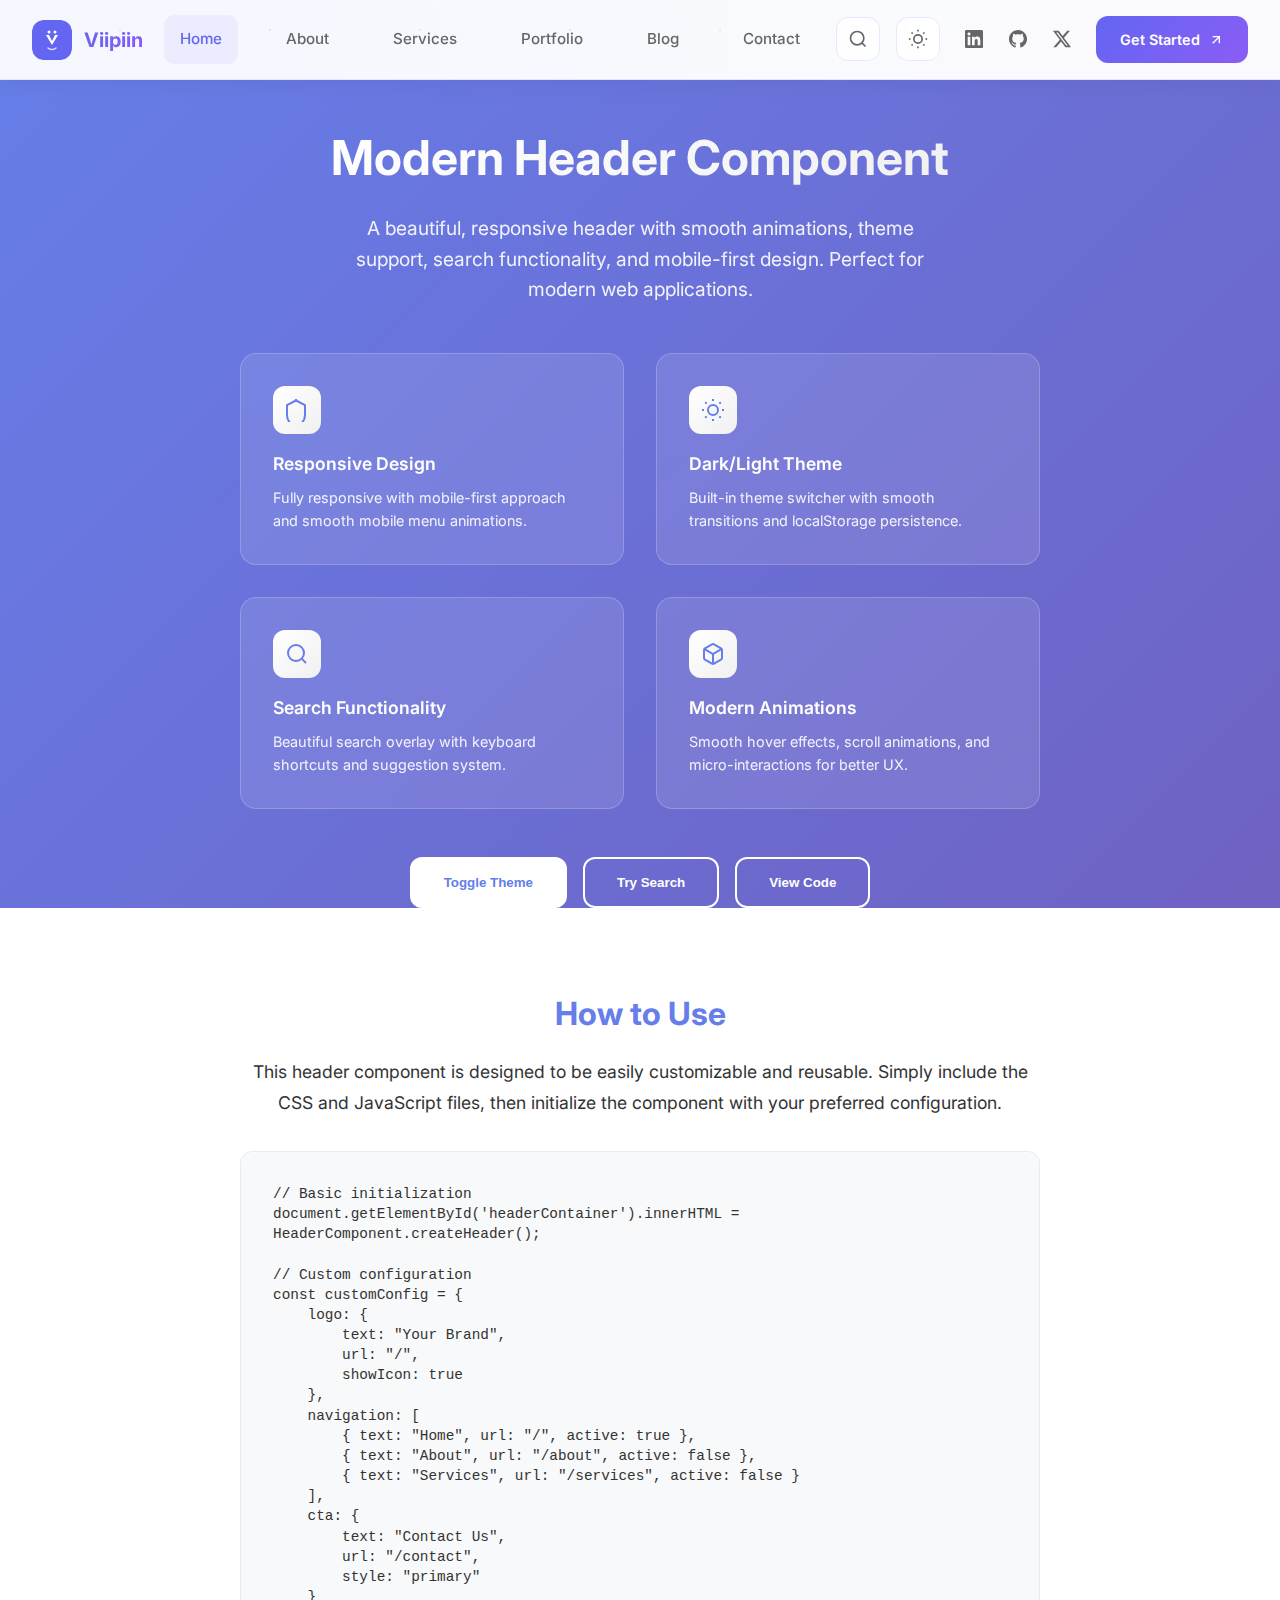
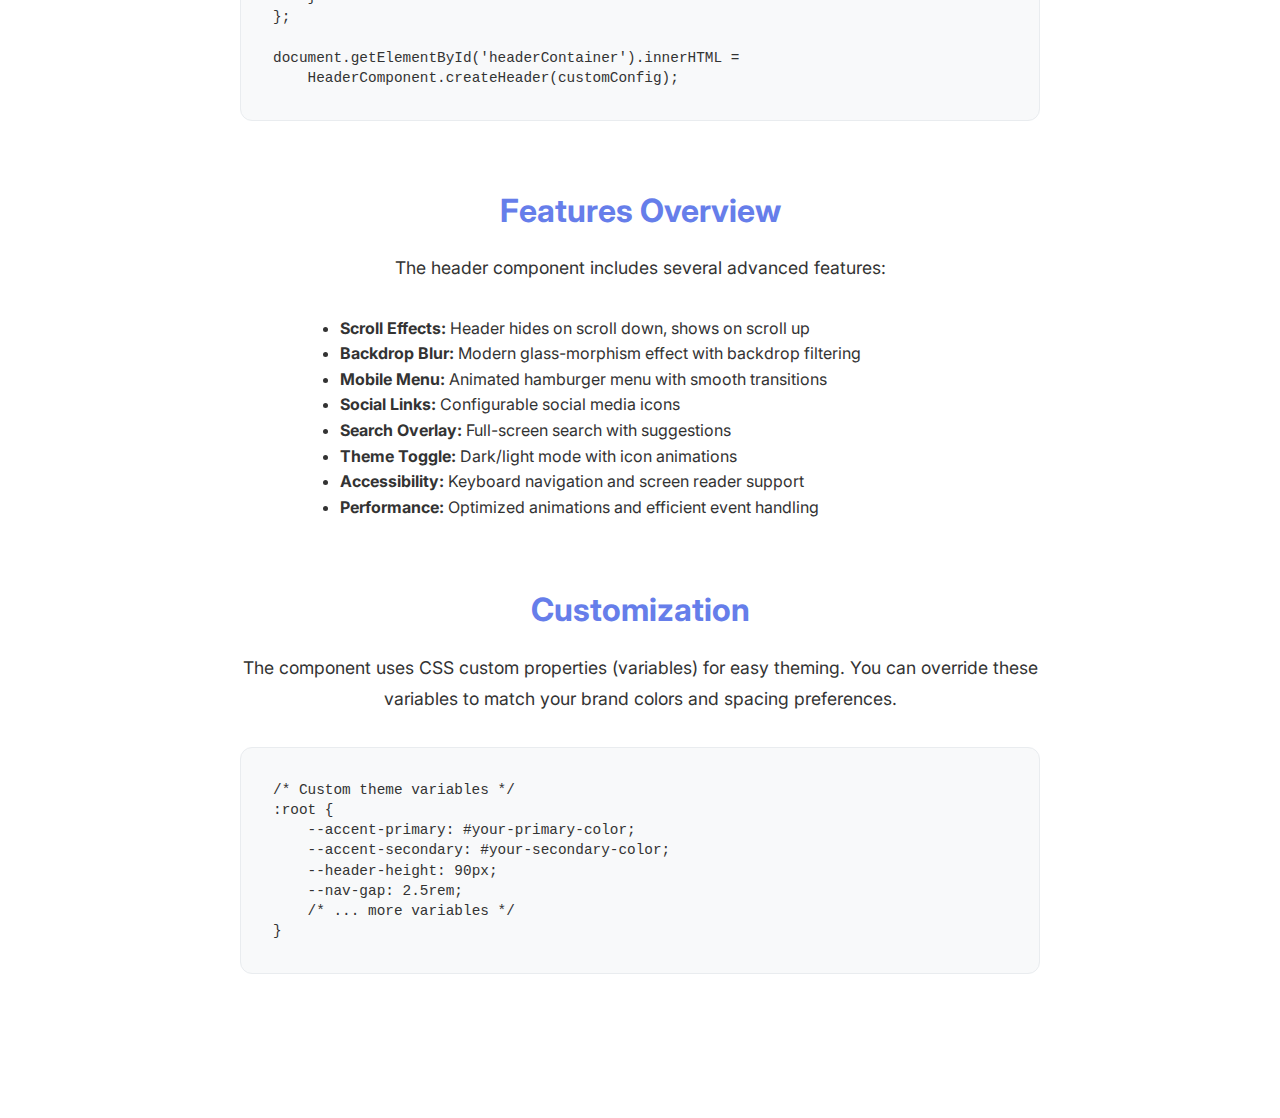
<file: demos/header-component-demo.html>
<!DOCTYPE html>
<html lang="en">
<head>
    <meta charset="UTF-8">
    <meta name="viewport" content="width=device-width, initial-scale=1.0">
    <title>Modern Header Component - Demo</title>
    
    <!-- Fonts -->
    <link rel="preconnect" href="https://fonts.googleapis.com">
    <link rel="preconnect" href="https://fonts.gstatic.com" crossorigin>
    <link href="https://fonts.googleapis.com/css2?family=Inter:wght@400;500;600;700&display=swap" rel="stylesheet">
    
    <!-- Component Styles -->
    <link rel="stylesheet" href="../assets/css/header-component.css">
    <link rel="stylesheet" href="../assets/css/back-to-top.css">
    
    <style>
        /* Demo page styles */
        * {
            margin: 0;
            padding: 0;
            box-sizing: border-box;
        }

        body {
            font-family: 'Inter', sans-serif;
            line-height: 1.6;
            color: #333;
            background: linear-gradient(135deg, #667eea 0%, #764ba2 100%);
            min-height: 100vh;
        }

        .demo-content {
            padding-top: 120px;
            min-height: 100vh;
            display: flex;
            flex-direction: column;
            align-items: center;
            justify-content: center;
            text-align: center;
            color: white;
        }

        .demo-title {
            font-size: 3rem;
            font-weight: 700;
            margin-bottom: 1rem;
            background: linear-gradient(135deg, #ffffff, #f0f0f0);
            -webkit-background-clip: text;
            -webkit-text-fill-color: transparent;
            background-clip: text;
        }

        .demo-subtitle {
            font-size: 1.2rem;
            opacity: 0.9;
            max-width: 600px;
            margin-bottom: 3rem;
        }

        .demo-features {
            display: grid;
            grid-template-columns: repeat(auto-fit, minmax(250px, 1fr));
            gap: 2rem;
            max-width: 800px;
            margin-bottom: 3rem;
        }

        .feature-card {
            background: rgba(255, 255, 255, 0.1);
            backdrop-filter: blur(10px);
            border: 1px solid rgba(255, 255, 255, 0.2);
            border-radius: 16px;
            padding: 2rem;
            text-align: left;
        }

        .feature-icon {
            width: 48px;
            height: 48px;
            background: linear-gradient(135deg, #ffffff, #f0f0f0);
            border-radius: 12px;
            display: flex;
            align-items: center;
            justify-content: center;
            margin-bottom: 1rem;
        }

        .feature-icon svg {
            width: 24px;
            height: 24px;
            color: #667eea;
        }

        .feature-title {
            font-size: 1.1rem;
            font-weight: 600;
            margin-bottom: 0.5rem;
        }

        .feature-description {
            font-size: 0.9rem;
            opacity: 0.9;
        }

        .demo-actions {
            display: flex;
            gap: 1rem;
            flex-wrap: wrap;
            justify-content: center;
        }

        .demo-btn {
            padding: 1rem 2rem;
            border: 2px solid white;
            border-radius: 12px;
            color: white;
            text-decoration: none;
            font-weight: 600;
            transition: all 0.3s ease;
            background: transparent;
            cursor: pointer;
        }

        .demo-btn:hover {
            background: white;
            color: #667eea;
            transform: translateY(-2px);
        }

        .demo-btn.primary {
            background: white;
            color: #667eea;
        }

        .demo-btn.primary:hover {
            background: transparent;
            color: white;
        }

        .scroll-content {
            padding: 5rem 2rem;
            background: white;
            color: #333;
        }

        .scroll-section {
            max-width: 800px;
            margin: 0 auto 4rem auto;
            text-align: center;
        }

        .scroll-section h2 {
            font-size: 2rem;
            margin-bottom: 1rem;
            color: #667eea;
        }

        .scroll-section p {
            font-size: 1.1rem;
            line-height: 1.8;
            margin-bottom: 2rem;
        }

        .code-example {
            background: #f8f9fa;
            border: 1px solid #e9ecef;
            border-radius: 12px;
            padding: 2rem;
            text-align: left;
            margin: 2rem 0;
            font-family: 'Courier New', monospace;
            overflow-x: auto;
        }

        .code-example pre {
            margin: 0;
            white-space: pre-wrap;
            font-size: 0.9rem;
            line-height: 1.4;
        }

        @media (max-width: 768px) {
            .demo-title {
                font-size: 2rem;
            }

            .demo-features {
                grid-template-columns: 1fr;
            }

            .demo-actions {
                flex-direction: column;
                align-items: center;
            }

            .demo-btn {
                width: 100%;
                max-width: 300px;
            }
        }
    </style>
</head>
<body>
    <!-- Header Component will be inserted here -->
    <div id="headerContainer"></div>

    <!-- Demo Content -->
    <main class="demo-content">
        <h1 class="demo-title">Modern Header Component</h1>
        <p class="demo-subtitle">A beautiful, responsive header with smooth animations, theme support, search functionality, and mobile-first design. Perfect for modern web applications.</p>
        
        <div class="demo-features">
            <div class="feature-card">
                <div class="feature-icon">
                    <svg viewBox="0 0 24 24" fill="none" stroke="currentColor" stroke-width="2">
                        <path d="M12 2L2 7v10c0 5.55 3.84 10 9 11 5.16-1 9-5.45 9-11V7l-10-5z"></path>
                    </svg>
                </div>
                <h3 class="feature-title">Responsive Design</h3>
                <p class="feature-description">Fully responsive with mobile-first approach and smooth mobile menu animations.</p>
            </div>
            
            <div class="feature-card">
                <div class="feature-icon">
                    <svg viewBox="0 0 24 24" fill="none" stroke="currentColor" stroke-width="2">
                        <circle cx="12" cy="12" r="5"></circle>
                        <line x1="12" y1="1" x2="12" y2="3"></line>
                        <line x1="12" y1="21" x2="12" y2="23"></line>
                        <line x1="4.22" y1="4.22" x2="5.64" y2="5.64"></line>
                        <line x1="18.36" y1="18.36" x2="19.78" y2="19.78"></line>
                        <line x1="1" y1="12" x2="3" y2="12"></line>
                        <line x1="21" y1="12" x2="23" y2="12"></line>
                        <line x1="4.22" y1="19.78" x2="5.64" y2="18.36"></line>
                        <line x1="18.36" y1="5.64" x2="19.78" y2="4.22"></line>
                    </svg>
                </div>
                <h3 class="feature-title">Dark/Light Theme</h3>
                <p class="feature-description">Built-in theme switcher with smooth transitions and localStorage persistence.</p>
            </div>
            
            <div class="feature-card">
                <div class="feature-icon">
                    <svg viewBox="0 0 24 24" fill="none" stroke="currentColor" stroke-width="2">
                        <circle cx="11" cy="11" r="8"></circle>
                        <path d="m21 21-4.35-4.35"></path>
                    </svg>
                </div>
                <h3 class="feature-title">Search Functionality</h3>
                <p class="feature-description">Beautiful search overlay with keyboard shortcuts and suggestion system.</p>
            </div>
            
            <div class="feature-card">
                <div class="feature-icon">
                    <svg viewBox="0 0 24 24" fill="none" stroke="currentColor" stroke-width="2">
                        <path d="M21 16V8a2 2 0 0 0-1-1.73l-7-4a2 2 0 0 0-2 0l-7 4A2 2 0 0 0 3 8v8a2 2 0 0 0 1 1.73l7 4a2 2 0 0 0 2 0l7-4A2 2 0 0 0 21 16z"></path>
                        <polyline points="3.27,6.96 12,12.01 20.73,6.96"></polyline>
                        <line x1="12" y1="22.08" x2="12" y2="12"></line>
                    </svg>
                </div>
                <h3 class="feature-title">Modern Animations</h3>
                <p class="feature-description">Smooth hover effects, scroll animations, and micro-interactions for better UX.</p>
            </div>
        </div>

        <div class="demo-actions">
            <button class="demo-btn primary" onclick="toggleTheme()">Toggle Theme</button>
            <button class="demo-btn" onclick="openSearch()">Try Search</button>
            <button class="demo-btn" onclick="scrollToCode()">View Code</button>
        </div>
    </main>

    <!-- Scroll Content -->
    <div class="scroll-content">
        <section class="scroll-section">
            <h2>How to Use</h2>
            <p>This header component is designed to be easily customizable and reusable. Simply include the CSS and JavaScript files, then initialize the component with your preferred configuration.</p>
            
            <div class="code-example">
                <pre>// Basic initialization
document.getElementById('headerContainer').innerHTML = HeaderComponent.createHeader();

// Custom configuration
const customConfig = {
    logo: {
        text: "Your Brand",
        url: "/",
        showIcon: true
    },
    navigation: [
        { text: "Home", url: "/", active: true },
        { text: "About", url: "/about", active: false },
        { text: "Services", url: "/services", active: false }
    ],
    cta: {
        text: "Contact Us",
        url: "/contact",
        style: "primary"
    }
};

document.getElementById('headerContainer').innerHTML = 
    HeaderComponent.createHeader(customConfig);</pre>
            </div>
        </section>

        <section class="scroll-section" id="codeSection">
            <h2>Features Overview</h2>
            <p>The header component includes several advanced features:</p>
            
            <ul style="text-align: left; max-width: 600px; margin: 0 auto;">
                <li><strong>Scroll Effects:</strong> Header hides on scroll down, shows on scroll up</li>
                <li><strong>Backdrop Blur:</strong> Modern glass-morphism effect with backdrop filtering</li>
                <li><strong>Mobile Menu:</strong> Animated hamburger menu with smooth transitions</li>
                <li><strong>Social Links:</strong> Configurable social media icons</li>
                <li><strong>Search Overlay:</strong> Full-screen search with suggestions</li>
                <li><strong>Theme Toggle:</strong> Dark/light mode with icon animations</li>
                <li><strong>Accessibility:</strong> Keyboard navigation and screen reader support</li>
                <li><strong>Performance:</strong> Optimized animations and efficient event handling</li>
            </ul>
        </section>

        <section class="scroll-section">
            <h2>Customization</h2>
            <p>The component uses CSS custom properties (variables) for easy theming. You can override these variables to match your brand colors and spacing preferences.</p>
            
            <div class="code-example">
                <pre>/* Custom theme variables */
:root {
    --accent-primary: #your-primary-color;
    --accent-secondary: #your-secondary-color;
    --header-height: 90px;
    --nav-gap: 2.5rem;
    /* ... more variables */
}</pre>
            </div>
        </section>
    </div>

    <!-- Component JavaScript -->
    <script src="../assets/js/header-component.js"></script>
    <script src="../assets/js/back-to-top.js"></script>
    
    <!-- Demo JavaScript -->
    <script>
        // Initialize the header component
        document.addEventListener('DOMContentLoaded', function() {
            // Create header with custom configuration
            const headerConfig = {
                logo: {
                    text: "Viipiin",
                    url: "#",
                    showIcon: true
                },
                navigation: [
                    { text: "Home", url: "#", active: true },
                    { text: "About", url: "#", active: false },
                    { text: "Services", url: "#", active: false },
                    { text: "Portfolio", url: "#", active: false },
                    { text: "Blog", url: "#", active: false },
                    { text: "Contact", url: "#", active: false }
                ],
                cta: {
                    text: "Get Started",
                    url: "#",
                    style: "primary"
                },
                showSearch: true,
                showThemeToggle: true,
                showSocialLinks: true,
                socialLinks: [
                    { platform: "linkedin", url: "https://linkedin.com", icon: "linkedin" },
                    { platform: "github", url: "https://github.com", icon: "github" },
                    { platform: "twitter", url: "https://twitter.com", icon: "twitter" }
                ]
            };

            // Insert the header
            document.getElementById('headerContainer').innerHTML = HeaderComponent.createHeader(headerConfig);
            
            // Initialize component functionality
            HeaderComponent.init();
        });

        // Demo functions
        function toggleTheme() {
            document.documentElement.classList.toggle('dark-theme');
        }

        function openSearch() {
            const searchOverlay = document.getElementById('searchOverlay');
            if (searchOverlay) {
                searchOverlay.classList.add('active');
                document.body.classList.add('search-open');
                setTimeout(() => {
                    const searchInput = document.getElementById('searchInput');
                    if (searchInput) searchInput.focus();
                }, 300);
            }
        }

        function scrollToCode() {
            document.getElementById('codeSection').scrollIntoView({ 
                behavior: 'smooth' 
            });
        }

        // Add some scroll content for testing scroll effects
        window.addEventListener('scroll', function() {
            const scrolled = window.pageYOffset;
            const parallax = document.querySelector('.demo-content');
            if (parallax) {
                const speed = scrolled * 0.5;
                parallax.style.transform = `translateY(${speed}px)`;
            }
        });
    </script>
</body>
</html>
</file>
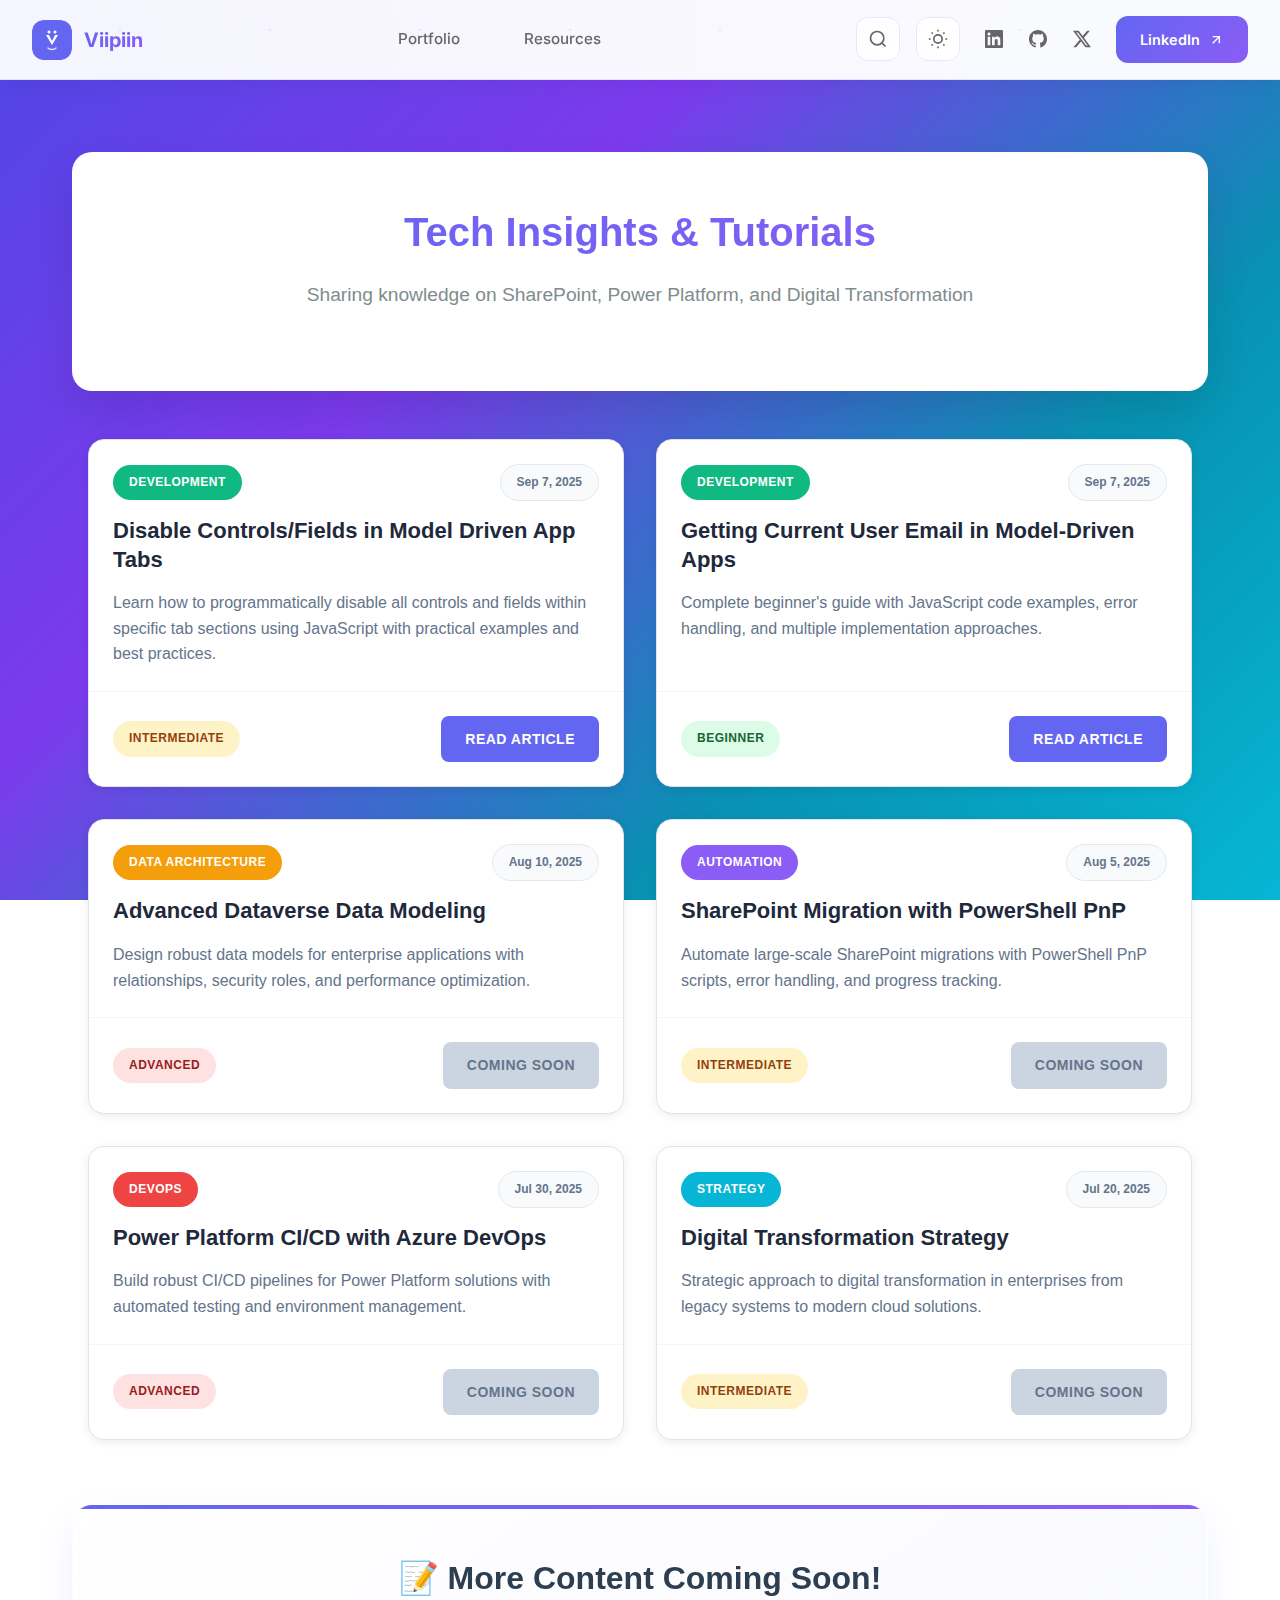
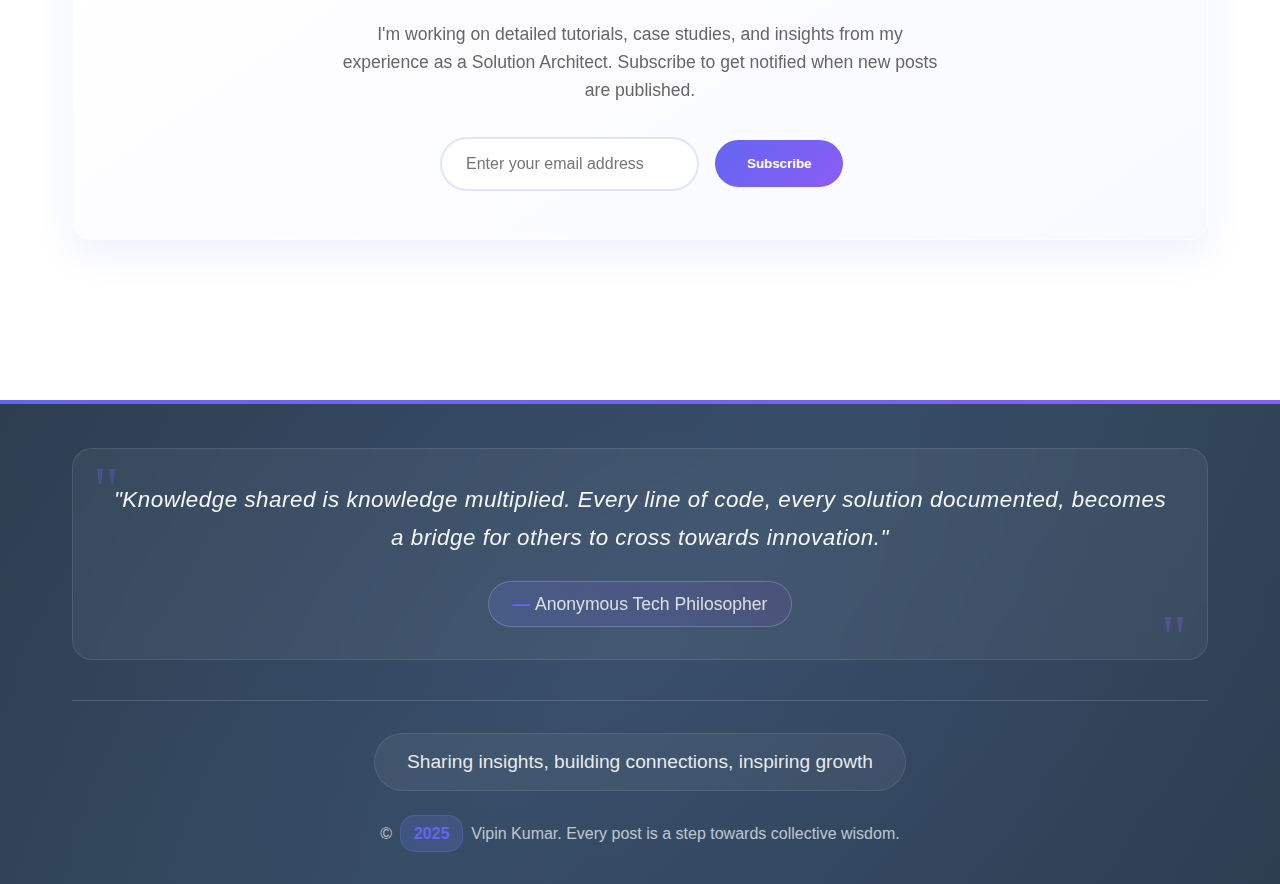
<file: pages/blog.html>
<!DOCTYPE html>
<html lang="en">
<head>
    <meta charset="UTF-8">
    <meta name="viewport" content="width=device-width, initial-scale=1.0">
    <title>Blog - Vipin Kumar | AI & Power Platform Architect</title>
    <link rel="icon" type="image/svg+xml" href="../assets/images/favicon.svg">
    <link rel="alternate icon" href="../favicon.ico">
    <meta name="description" content="Tech insights, tutorials, and thoughts on AI, Copilot Studio, Power Platform ALM, Azure OpenAI, SharePoint, and Digital Transformation by AI & Power Platform Architect Vipin Kumar.">
    <meta name="keywords" content="AI Blog, Copilot Studio, Power Platform ALM, Azure OpenAI, AI Builder, Power Automate, SharePoint, Digital Transformation, ALM, Managed Solutions, Deployment Pipelines, Microsoft 365, Generative AI, Power Apps">
    <meta name="author" content="Vipin Kumar">
    
    <!-- Fonts -->
    <link rel="preconnect" href="https://fonts.googleapis.com">
    <link rel="preconnect" href="https://fonts.gstatic.com" crossorigin>
    <link href="https://fonts.googleapis.com/css2?family=Inter:wght@400;500;600;700&display=swap" rel="stylesheet">
    
    <!-- Stylesheets -->
    <link rel="stylesheet" href="../assets/css/header-component.css">
    <link rel="stylesheet" href="../assets/css/styles.css">
    <link rel="stylesheet" href="../assets/css/back-to-top.css">
</head>
<body>
    <!-- Header Component -->
    <div id="headerContainer"></div>
    
    <div class="container">
        
        

        <!-- Header Section -->
        <div class="header" style="margin-top: 120px;">
            <h1>Tech Insights & Tutorials</h1>
            <p class="subtitle">Sharing knowledge on SharePoint, Power Platform, and Digital Transformation</p>
        </div>

        <!-- Blog Posts Grid -->
        <div class="blog-posts-container">
            <!-- Blog Post 1 -->
            <div class="blog-post-card">
                <div class="card-header">
                    <span class="category-tag development">Development</span>
                    <span class="post-date">Sep 7, 2025</span>
                </div>
                <h3 class="post-title">Disable Controls/Fields in Model Driven App Tabs</h3>
                <p class="post-description">Learn how to programmatically disable all controls and fields within specific tab sections using JavaScript with practical examples and best practices.</p>
                <div class="card-footer">
                    <span class="difficulty intermediate">Intermediate</span>
                    <a href="../Blogs/disable-controls-model-driven-app-tabs.html" class="read-btn">Read Article</a>
                </div>
            </div>

            <!-- Blog Post 2 -->
            <div class="blog-post-card">
                <div class="card-header">
                    <span class="category-tag development">Development</span>
                    <span class="post-date">Sep 7, 2025</span>
                </div>
                <h3 class="post-title">Getting Current User Email in Model-Driven Apps</h3>
                <p class="post-description">Complete beginner's guide with JavaScript code examples, error handling, and multiple implementation approaches.</p>
                <div class="card-footer">
                    <span class="difficulty beginner">Beginner</span>
                    <a href="../Blogs/getting-current-user-email-model-driven-apps.html" class="read-btn">Read Article</a>
                </div>
            </div>

            <!-- Blog Post 3 -->
            <div class="blog-post-card">
                <div class="card-header">
                    <span class="category-tag data">Data Architecture</span>
                    <span class="post-date">Aug 10, 2025</span>
                </div>
                <h3 class="post-title">Advanced Dataverse Data Modeling</h3>
                <p class="post-description">Design robust data models for enterprise applications with relationships, security roles, and performance optimization.</p>
                <div class="card-footer">
                    <span class="difficulty advanced">Advanced</span>
                    <a href="#" class="read-btn disabled">Coming Soon</a>
                </div>
            </div>

            <!-- Blog Post 4 -->
            <div class="blog-post-card">
                <div class="card-header">
                    <span class="category-tag automation">Automation</span>
                    <span class="post-date">Aug 5, 2025</span>
                </div>
                <h3 class="post-title">SharePoint Migration with PowerShell PnP</h3>
                <p class="post-description">Automate large-scale SharePoint migrations with PowerShell PnP scripts, error handling, and progress tracking.</p>
                <div class="card-footer">
                    <span class="difficulty intermediate">Intermediate</span>
                    <a href="#" class="read-btn disabled">Coming Soon</a>
                </div>
            </div>

            <!-- Blog Post 5 -->
            <div class="blog-post-card">
                <div class="card-header">
                    <span class="category-tag devops">DevOps</span>
                    <span class="post-date">Jul 30, 2025</span>
                </div>
                <h3 class="post-title">Power Platform CI/CD with Azure DevOps</h3>
                <p class="post-description">Build robust CI/CD pipelines for Power Platform solutions with automated testing and environment management.</p>
                <div class="card-footer">
                    <span class="difficulty advanced">Advanced</span>
                    <a href="#" class="read-btn disabled">Coming Soon</a>
                </div>
            </div>

            <!-- Blog Post 6 -->
            <div class="blog-post-card">
                <div class="card-header">
                    <span class="category-tag strategy">Strategy</span>
                    <span class="post-date">Jul 20, 2025</span>
                </div>
                <h3 class="post-title">Digital Transformation Strategy</h3>
                <p class="post-description">Strategic approach to digital transformation in enterprises from legacy systems to modern cloud solutions.</p>
                <div class="card-footer">
                    <span class="difficulty intermediate">Intermediate</span>
                    <a href="#" class="read-btn disabled">Coming Soon</a>
                </div>
            </div>
        </div>

        <!-- Coming Soon Section -->
        <div class="coming-soon">
            <h2>📝 More Content Coming Soon!</h2>
            <p>I'm working on detailed tutorials, case studies, and insights from my experience as a Solution Architect. 
               Subscribe to get notified when new posts are published.</p>
            
            <div class="newsletter-signup">
                <input type="email" class="newsletter-input" placeholder="Enter your email address">
                <button class="newsletter-btn">Subscribe</button>
            </div>
        </div>
    </div>

    <!-- Creative Footer -->
    <footer class="creative-footer">
        <div class="footer-content">
            <div class="quote-container">
                <div class="motivational-quote">
                    "Knowledge shared is knowledge multiplied. Every line of code, every solution documented, becomes a bridge for others to cross towards innovation."
                </div>
                <div class="quote-author">Anonymous Tech Philosopher</div>
            </div>
            
            <div class="footer-info">
                <div class="footer-tagline">
                    Sharing insights, building connections, inspiring growth
                </div>
                
                <div class="footer-copyright">
                    © <span class="footer-year">2025</span> Vipin Kumar. Every post is a step towards collective wisdom.
                </div>
            </div>
        </div>
    </footer>

    <script src="../assets/js/clean-url.js"></script>
    <script src="../assets/js/header-component.js"></script>
    <script src="../assets/js/back-to-top.js"></script>
    <script>
        // Disable problematic script functions for header component pages
        try {
            // Only load essential functions for header component pages
            if (typeof window.HeaderComponent !== 'undefined') {
                // Initialize header component safely
                document.addEventListener('DOMContentLoaded', function() {
                    const headerConfig = {
                        logo: {
                            text: "Viipiin",
                            url: "../",
                            showIcon: true
                        },
                        navigation: [
                            { text: "Portfolio", url: "../", active: false },
                            { text: "Resources", url: "resources", active: false }
                        ],
                        cta: {
                            text: "LinkedIn",
                            url: "https://www.linkedin.com/in/viipiintyagi/",
                            style: "primary"
                        },
                        showSearch: true,
                        showThemeToggle: true,
                        showSocialLinks: true,
                        socialLinks: [
                            { platform: "linkedin", url: "https://www.linkedin.com/in/viipiintyagi/", icon: "linkedin" },
                            { platform: "github", url: "https://github.com/viipiin", icon: "github" },
                            { platform: "twitter", url: "https://twitter.com/theo365dev", icon: "twitter" }
                        ]
                    };

                    document.getElementById('headerContainer').innerHTML = HeaderComponent.createHeader(headerConfig);
                    HeaderComponent.init();
                });
            }
        } catch (error) {
            console.log('Header component initialization error:', error);
        }
    </script>
</body>
</html>
</file>
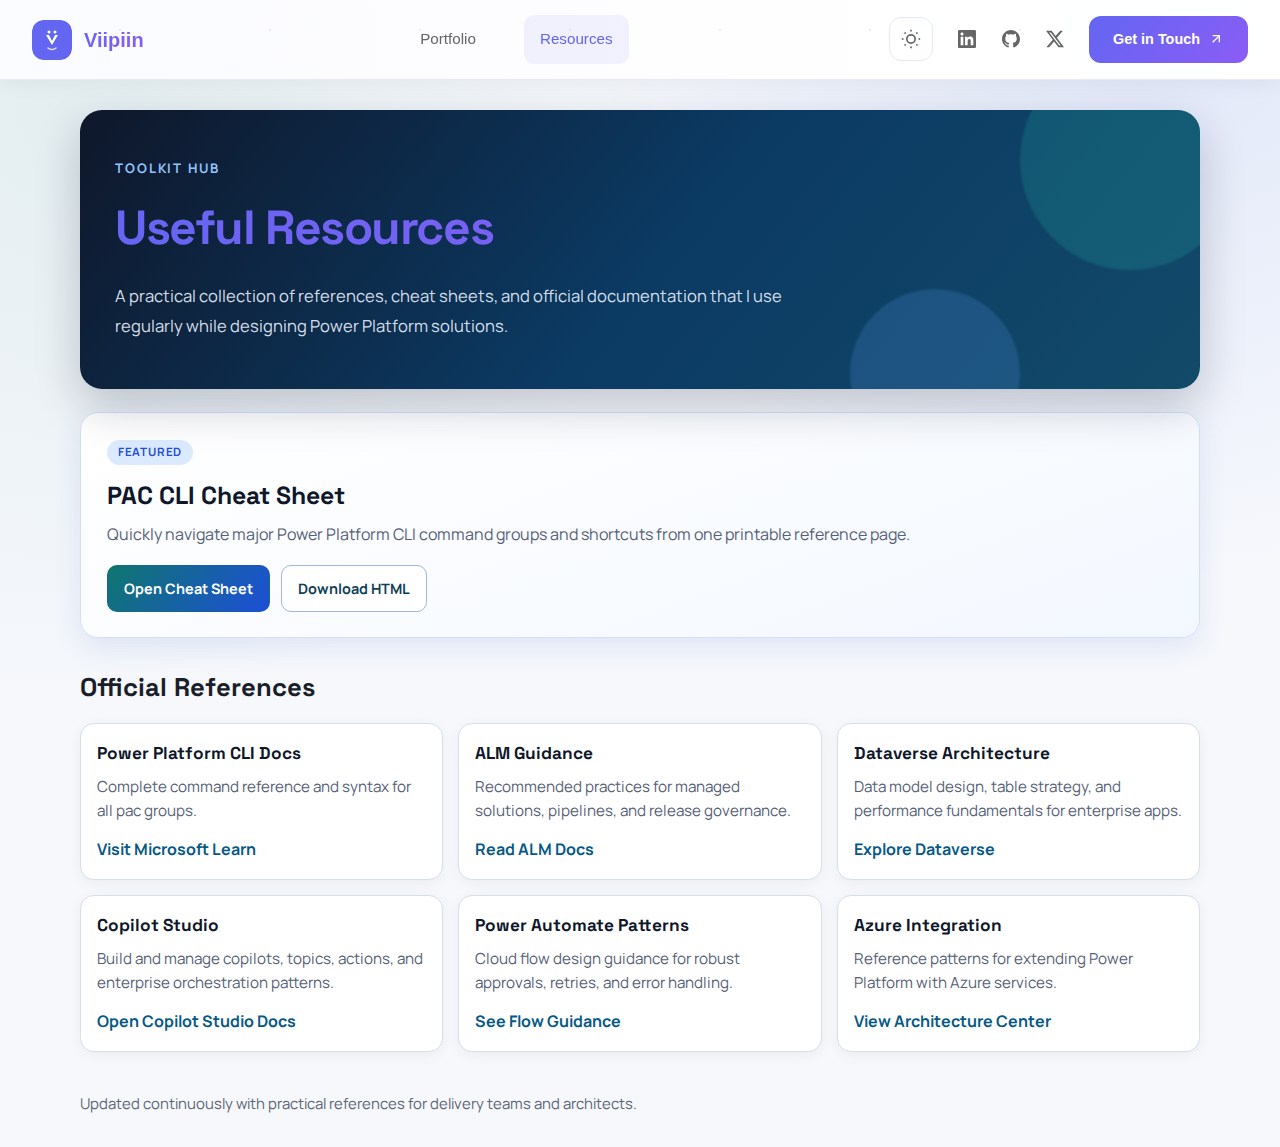
<file: pages/resources.html>
<!DOCTYPE html>
<html lang="en">
<head>
        <script>
            (function(){
                var saved = localStorage.getItem('theme');
                var prefersDark = window.matchMedia && window.matchMedia('(prefers-color-scheme: dark)').matches;
                if (saved === 'dark' || (!saved && prefersDark)) {
                    document.documentElement.classList.add('dark-theme');
                }
            })();
        </script>
    <meta charset="UTF-8">
    <meta name="viewport" content="width=device-width, initial-scale=1.0">
    <title>Resources - Vipin Kumar | Power Platform Architect</title>
    <link rel="icon" type="image/svg+xml" href="../assets/images/favicon.svg">
    <link rel="alternate icon" href="../favicon.ico">
    <meta name="description" content="Curated Power Platform and architecture resources, templates, and references by Vipin Kumar.">
    <meta name="keywords" content="Power Platform resources, PAC CLI cheat sheet, Dataverse references, ALM templates, Copilot Studio resources">
    <meta name="author" content="Vipin Kumar">

    <link rel="preconnect" href="https://fonts.googleapis.com">
    <link rel="preconnect" href="https://fonts.gstatic.com" crossorigin>
    <link href="https://fonts.googleapis.com/css2?family=Space+Grotesk:wght@500;600;700&family=Manrope:wght@400;500;600&display=swap" rel="stylesheet">

    <link rel="stylesheet" href="../assets/css/header-component.css">
    <link rel="stylesheet" href="../assets/css/styles.css">
    <link rel="stylesheet" href="../assets/css/back-to-top.css">
    <link rel="stylesheet" href="../assets/css/resources.css">
</head>
<body>
    <div id="headerContainer"></div>

    <main class="resources-main">
        <section class="resources-hero" aria-label="Resources intro">
            <div class="hero-bg-shape hero-bg-shape-1" aria-hidden="true"></div>
            <div class="hero-bg-shape hero-bg-shape-2" aria-hidden="true"></div>
            <div class="resources-hero-content">
                <p class="eyebrow">Toolkit Hub</p>
                <h1>Useful Resources</h1>
                <p class="hero-copy">A practical collection of references, cheat sheets, and official documentation that I use regularly while designing Power Platform solutions.</p>
            </div>
        </section>

        <section class="featured-resource" aria-label="Featured resource">
            <div class="featured-card">
                <div class="featured-label">Featured</div>
                <h2>PAC CLI Cheat Sheet</h2>
                <p>Quickly navigate major Power Platform CLI command groups and shortcuts from one printable reference page.</p>
                <div class="featured-actions">
                    <a class="btn-primary" href="../resources/pac-cli-cheat-sheet.html" target="_blank" rel="noopener noreferrer">Open Cheat Sheet</a>
                    <a class="btn-secondary" href="../resources/pac-cli-cheat-sheet.html" download>Download HTML</a>
                </div>
            </div>
        </section>

        <section class="resource-grid-wrap" aria-label="Reference links">
            <h2>Official References</h2>
            <div class="resource-grid">
                <article class="resource-card">
                    <h3>Power Platform CLI Docs</h3>
                    <p>Complete command reference and syntax for all pac groups.</p>
                    <a href="https://learn.microsoft.com/power-platform/developer/cli/reference" target="_blank" rel="noopener noreferrer">Visit Microsoft Learn</a>
                </article>

                <article class="resource-card">
                    <h3>ALM Guidance</h3>
                    <p>Recommended practices for managed solutions, pipelines, and release governance.</p>
                    <a href="https://learn.microsoft.com/power-platform/alm/" target="_blank" rel="noopener noreferrer">Read ALM Docs</a>
                </article>

                <article class="resource-card">
                    <h3>Dataverse Architecture</h3>
                    <p>Data model design, table strategy, and performance fundamentals for enterprise apps.</p>
                    <a href="https://learn.microsoft.com/power-apps/maker/data-platform/data-platform-intro" target="_blank" rel="noopener noreferrer">Explore Dataverse</a>
                </article>

                <article class="resource-card">
                    <h3>Copilot Studio</h3>
                    <p>Build and manage copilots, topics, actions, and enterprise orchestration patterns.</p>
                    <a href="https://learn.microsoft.com/microsoft-copilot-studio/" target="_blank" rel="noopener noreferrer">Open Copilot Studio Docs</a>
                </article>

                <article class="resource-card">
                    <h3>Power Automate Patterns</h3>
                    <p>Cloud flow design guidance for robust approvals, retries, and error handling.</p>
                    <a href="https://learn.microsoft.com/power-automate/guidance/coding-guidelines/overview" target="_blank" rel="noopener noreferrer">See Flow Guidance</a>
                </article>

                <article class="resource-card">
                    <h3>Azure Integration</h3>
                    <p>Reference patterns for extending Power Platform with Azure services.</p>
                    <a href="https://learn.microsoft.com/power-platform/guidance/architecture/" target="_blank" rel="noopener noreferrer">View Architecture Center</a>
                </article>
            </div>
        </section>
    </main>

    <footer class="resources-footer">
        <p>Updated continuously with practical references for delivery teams and architects.</p>
    </footer>

    <script src="../assets/js/header-component.js"></script>
    <script src="../assets/js/back-to-top.js"></script>
    <script>
        try {
            if (typeof window.HeaderComponent !== 'undefined') {
                document.addEventListener('DOMContentLoaded', function() {
                    const headerConfig = {
                        logo: {
                            text: 'Viipiin',
                            url: '../index.html',
                            showIcon: true
                        },
                        navigation: [
                            { text: 'Portfolio', url: '../index.html', active: false },
                            { text: 'Resources', url: 'resources.html', active: true },
                        ],
                        cta: {
                            text: 'Get in Touch',
                            url: 'contact.html',
                            style: 'primary'
                        },
                        showSearch: false,
                        showThemeToggle: true,
                        showSocialLinks: true,
                        socialLinks: [
                            { platform: 'linkedin', url: 'https://www.linkedin.com/in/viipiintyagi/', icon: 'linkedin' },
                            { platform: 'github', url: 'https://github.com/viipiin', icon: 'github' },
                            { platform: 'twitter', url: 'https://twitter.com/theo365dev', icon: 'twitter' }
                        ]
                    };

                    document.getElementById('headerContainer').innerHTML = HeaderComponent.createHeader(headerConfig);
                    HeaderComponent.init();
                });
            }
        } catch (error) {
            console.log('Header component initialization error:', error);
        }
    </script>
</body>
</html>
</file>
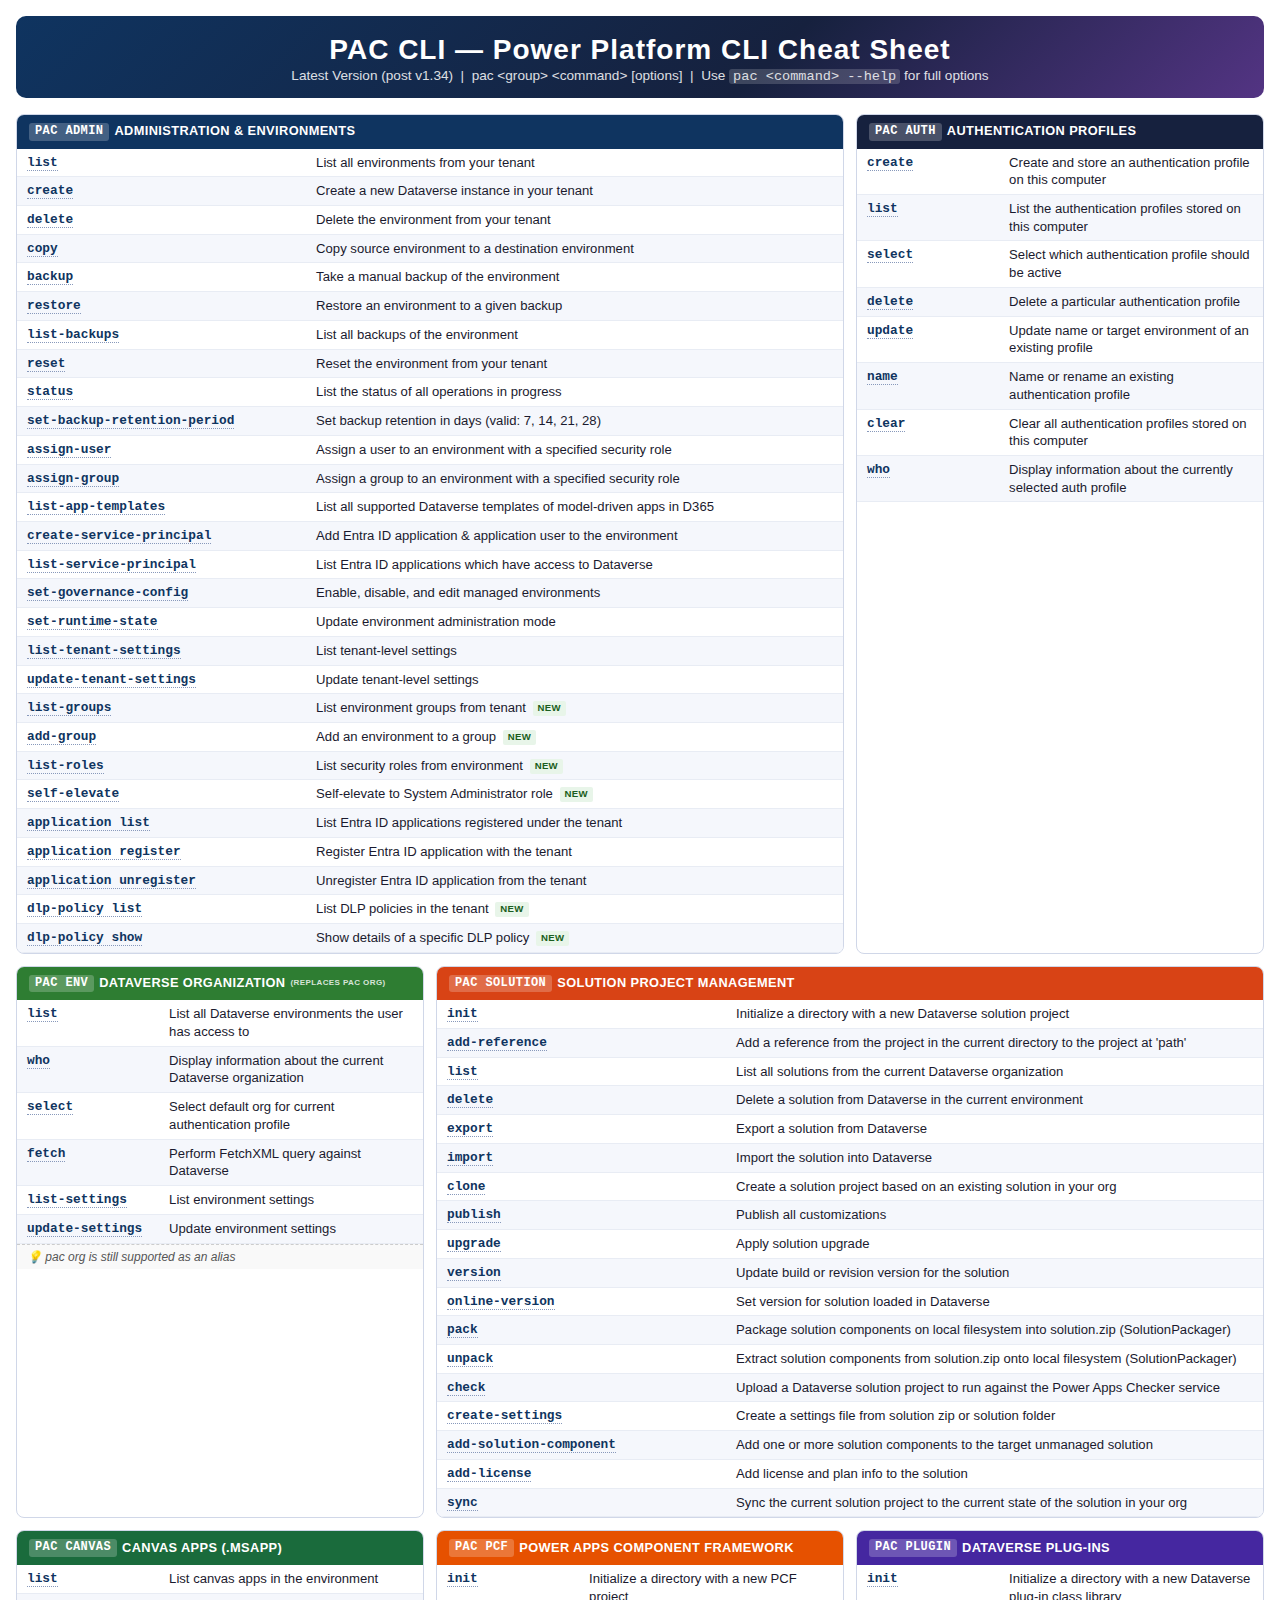
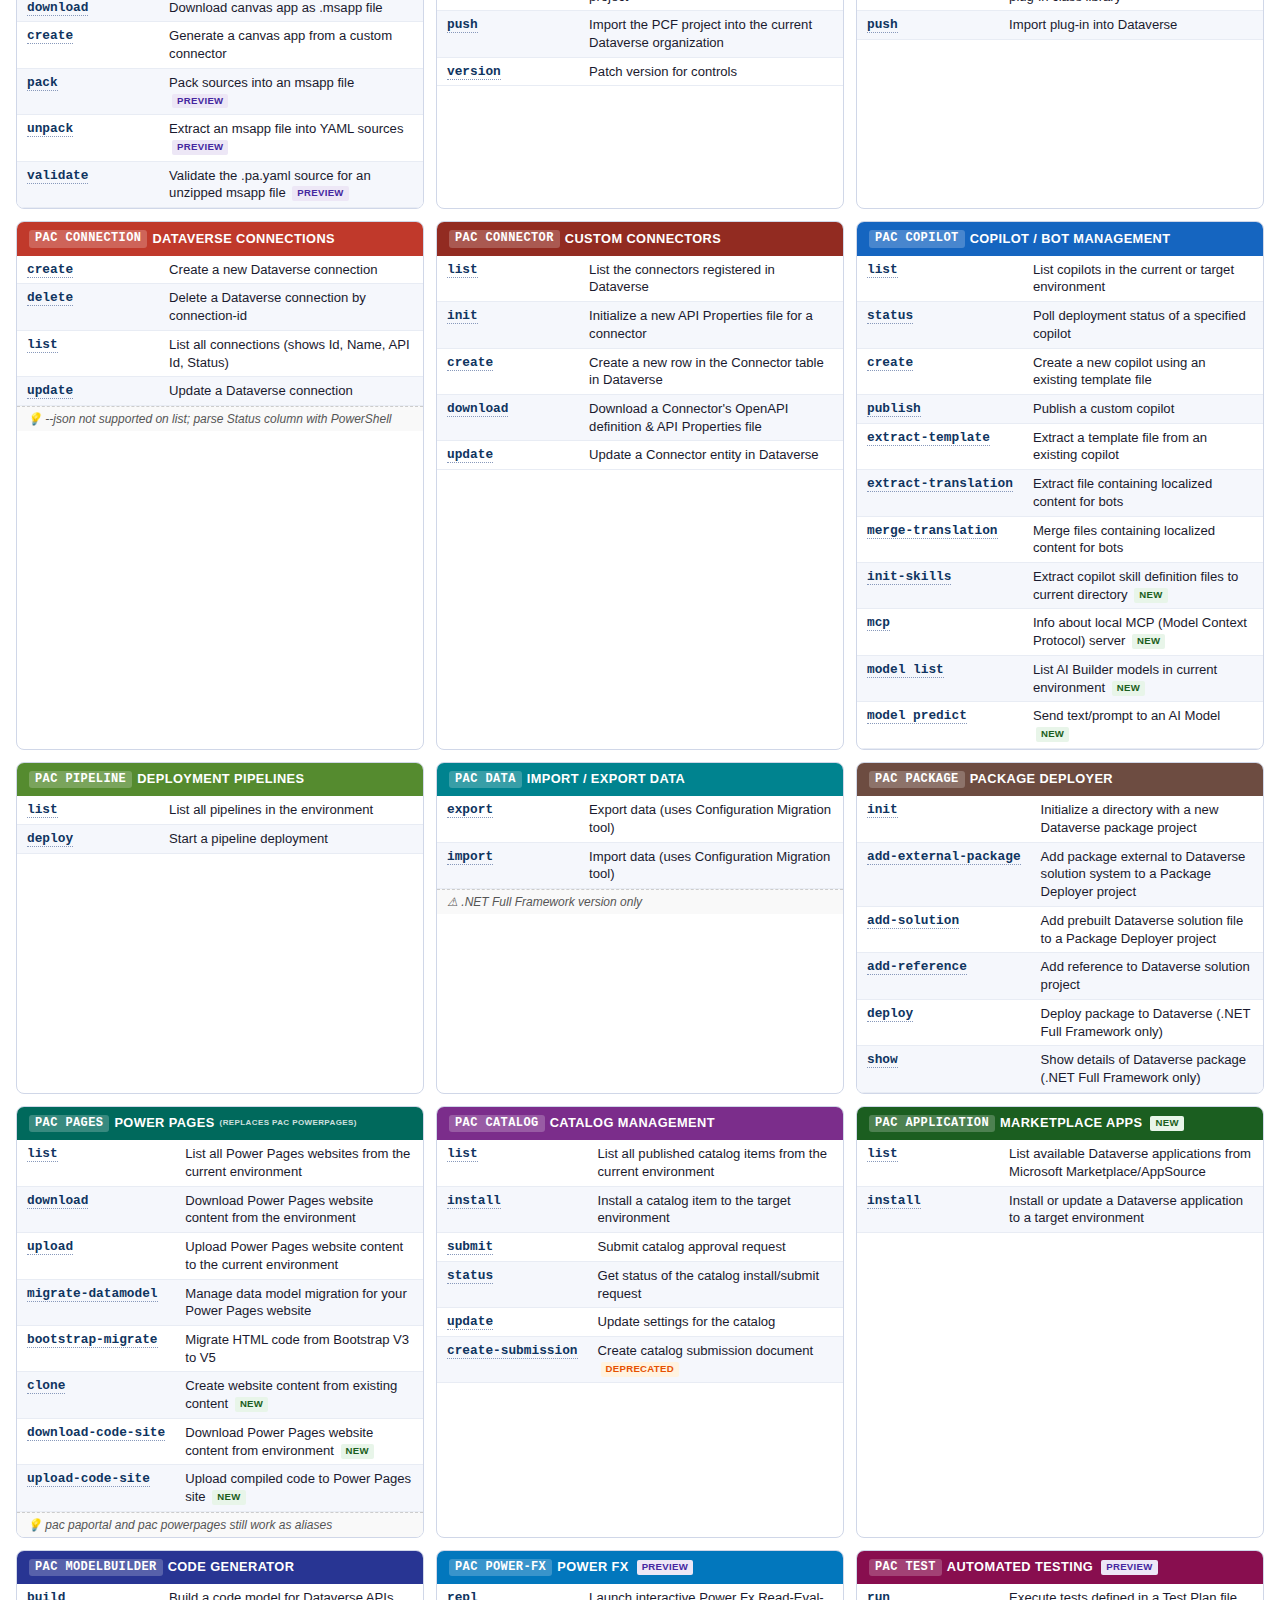
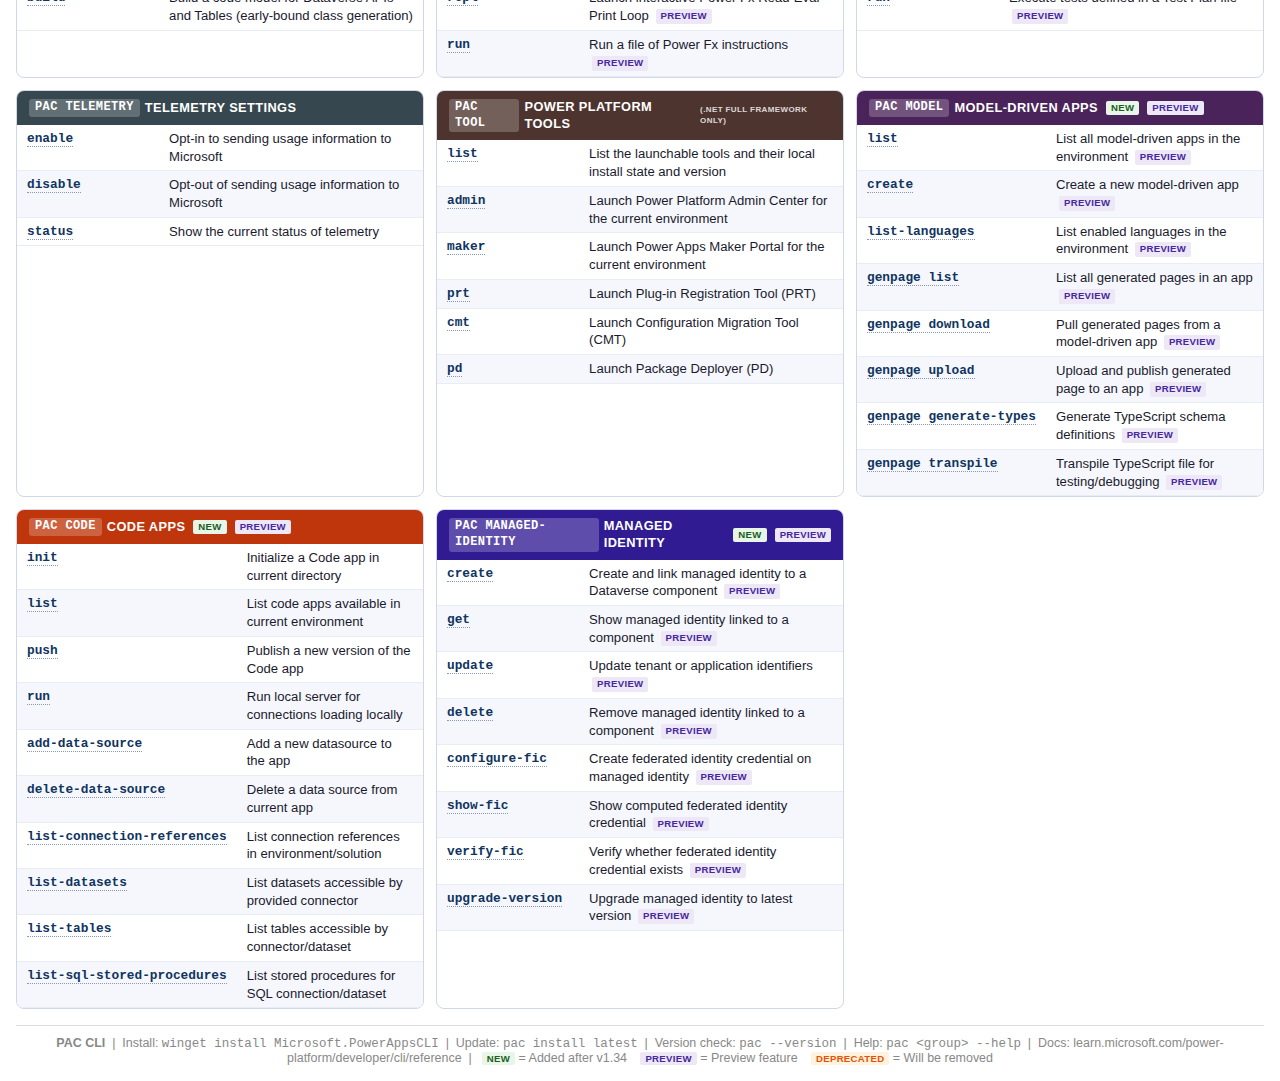
<file: resources/pac-cli-cheat-sheet.html>
<!DOCTYPE html>
<html lang="en">
<head>
<meta charset="UTF-8">
<meta name="viewport" content="width=device-width, initial-scale=1.0">
<title>PAC CLI Cheat Sheet – Latest</title>
<style>
  * { box-sizing: border-box; margin: 0; padding: 0; }

  body {
    font-family: 'Segoe UI', Arial, sans-serif;
    font-size: 7.5pt;
    color: #1a1a2e;
    background: #fff;
    padding: 6mm;
  }

  /* ── Page header ── */
  .page-header {
    text-align: center;
    background: linear-gradient(135deg, #0f3460 0%, #16213e 60%, #533483 100%);
    color: #fff;
    padding: 8px 12px 6px;
    border-radius: 6px;
    margin-bottom: 7px;
  }
  .page-header h1 { font-size: 15pt; letter-spacing: 1px; font-weight: 700; }
  .page-header p  { font-size: 7.5pt; opacity: .85; margin-top: 2px; }

  /* ── 3-column grid ── */
  .grid {
    display: grid;
    grid-template-columns: repeat(3, 1fr);
    gap: 5px;
  }

  /* ── Each command-group card ── */
  .card {
    border: 1px solid #d0d7e8;
    border-radius: 5px;
    overflow: hidden;
    break-inside: avoid;
  }
  .card.span2 { grid-column: span 2; }

  .card-header {
    padding: 4px 7px;
    font-weight: 700;
    font-size: 8pt;
    letter-spacing: .4px;
    text-transform: uppercase;
    color: #fff;
    display: flex;
    align-items: center;
    gap: 5px;
  }
  .card-header .cmd-label {
    background: rgba(255,255,255,.22);
    padding: 1px 6px;
    border-radius: 3px;
    font-family: 'Courier New', monospace;
    font-size: 7pt;
  }

  /* colour palette per group */
  .c-admin    { background: #0f3460; }
  .c-auth     { background: #16213e; }
  .c-canvas   { background: #1a6b3c; }
  .c-catalog  { background: #7b2d8b; }
  .c-conn     { background: #c0392b; }
  .c-connector{ background: #922b21; }
  .c-copilot  { background: #1565c0; }
  .c-data     { background: #00838f; }
  .c-env      { background: #2e7d32; }
  .c-model    { background: #4a235a; }
  .c-modelb   { background: #283593; }
  .c-pkg      { background: #6d4c41; }
  .c-pages    { background: #00695c; }
  .c-pcf      { background: #e65100; }
  .c-pipeline { background: #558b2f; }
  .c-plugin   { background: #4527a0; }
  .c-pfx      { background: #0277bd; }
  .c-solution { background: #d84315; }
  .c-telem    { background: #37474f; }
  .c-test     { background: #880e4f; }
  .c-tool     { background: #4e342e; }
  .c-app      { background: #1b5e20; }
  .c-code     { background: #bf360c; }
  .c-mi       { background: #311b92; }

  table { width: 100%; border-collapse: collapse; }
  tr:nth-child(even) td { background: #f5f7fc; }
  tr:hover td { background: #eef2ff; }

  td {
    padding: 2.5px 6px;
    border-bottom: 1px solid #e8ecf4;
    vertical-align: top;
    line-height: 1.35;
  }
  td:first-child {
    font-family: 'Courier New', monospace;
    font-size: 7pt;
    font-weight: 600;
    color: #0f3460;
    white-space: nowrap;
    width: 38%;
  }
  td.preview { color: #7b2d8b; }
  td.new     { color: #1a6b3c; }

  /* ── MS Learn links ── */
  td:first-child a {
    color: inherit;
    text-decoration: none;
    border-bottom: 1px dotted #8899bb;
  }
  td:first-child a:hover { border-bottom: 1px solid #0f3460; color: #0f3460; }
  @media print {
    td:first-child a { border-bottom: none; }
  }

  .badge {
    display: inline-block;
    font-size: 5.5pt;
    font-weight: 700;
    padding: 0px 3px;
    border-radius: 2px;
    margin-left: 3px;
    vertical-align: middle;
    text-transform: uppercase;
    letter-spacing: .3px;
  }
  .badge-preview { background: #ede7f6; color: #4527a0; }
  .badge-new     { background: #e8f5e9; color: #1b5e20; }
  .badge-dep     { background: #fff3e0; color: #e65100; }

  /* ── Notes box ── */
  .note {
    font-size: 6.5pt;
    color: #555;
    background: #f9f9f9;
    padding: 2px 6px 3px;
    border-top: 1px dashed #ccc;
    font-style: italic;
  }

  /* ── Footer ── */
  .footer {
    margin-top: 6px;
    text-align: center;
    font-size: 6.5pt;
    color: #888;
    border-top: 1px solid #ddd;
    padding-top: 4px;
  }

  /* ── Print ── */
  @media print {
    body { padding: 5mm; font-size: 7pt; }
    .page-header h1 { font-size: 13pt; }
    @page { size: A3 landscape; margin: 8mm; }
  }

    /* ════════════════════════════════════════════════════
       RESPONSIVE — SCREEN OVERRIDES (print keeps 7.5pt)
    ════════════════════════════════════════════════════ */

    /* Base screen font-size — much easier to read than 7.5pt */
    @media screen {
      body {
        font-size: 13px;
        padding: 16px;
        max-width: 1600px;
        margin: 0 auto;
      }
      .page-header {
        padding: 18px 20px 14px;
        margin-bottom: 16px;
        border-radius: 10px;
      }
      .page-header h1 { font-size: 1.75rem; }
      .page-header p  { font-size: 0.85rem; }
      .grid { gap: 12px; }
      .card { border-radius: 8px; }
      .card-header {
        padding: 8px 12px;
        font-size: 0.8rem;
        line-height: 1.3;
      }
      .card-header .cmd-label { font-size: 0.75rem; }
      td {
        padding: 5px 10px;
        font-size: 0.82rem;
      }
      td:first-child {
        font-size: 0.8rem;
        width: 35%;
      }
      .note { font-size: 0.75rem; padding: 5px 10px; }
      .footer { font-size: 0.78rem; margin-top: 16px; padding-top: 10px; }
      .badge { font-size: 0.6rem; padding: 1px 5px; }
    }

    /* ── Tablet: 2-column grid (≤ 1100px) ── */
    @media screen and (max-width: 1100px) {
      .grid { grid-template-columns: repeat(2, 1fr); }
      .card.span2 { grid-column: span 2; }
    }

    /* ── Mobile: 1-column grid (≤ 700px) ── */
    @media screen and (max-width: 700px) {
      body { padding: 10px; font-size: 14px; }
      .grid {
        grid-template-columns: 1fr;
        gap: 10px;
      }
      .card.span2 { grid-column: span 1; }
      .page-header h1 { font-size: 1.25rem; letter-spacing: 0; }
      .page-header p  { font-size: 0.78rem; }
      .page-header code {
        white-space: normal;
        overflow-wrap: anywhere;
      }
      .card-header {
        flex-wrap: wrap;
        align-items: flex-start;
        gap: 6px 8px;
        font-size: 0.92rem;
      }
      .card-header .cmd-label {
        flex: 0 0 auto;
        font-size: 0.74rem;
        line-height: 1.25;
      }
      /* Convert dense tables into stacked mobile rows */
      .card { overflow: hidden; }
      table,
      tbody,
      tr,
      td {
        display: block;
        width: 100%;
      }
      table { overflow: visible; }
      tr {
        border-bottom: 1px solid #e8ecf4;
      }
      tr:last-child {
        border-bottom: none;
      }
      td {
        white-space: normal;
        overflow-wrap: anywhere;
      }
      td:first-child {
        width: auto;
        min-width: 0;
        white-space: normal;
        padding-bottom: 2px;
        border-bottom: none;
        font-size: 0.86rem;
      }
      td:last-child {
        padding-top: 0;
        padding-bottom: 10px;
        font-size: 0.92rem;
      }
    }

    /* ── Small mobile (≤ 400px) ── */
    @media screen and (max-width: 400px) {
      body { padding: 8px; }
      .page-header { padding: 12px 10px 10px; }
      .page-header h1 { font-size: 1.05rem; }
      .page-header p { font-size: 0.72rem; }
      .card-header {
        padding: 7px 9px;
        font-size: 0.84rem;
      }
      .card-header .cmd-label { font-size: 0.68rem; }
      td { padding: 4px 7px; }
      td:first-child { font-size: 0.8rem; }
      td:last-child { font-size: 0.84rem; }
    }
</style>
</head>
<body>

<!-- ═══════════════════════ HEADER ═══════════════════════ -->
<div class="page-header">
  <h1>PAC CLI — Power Platform CLI Cheat Sheet</h1>
  <p>Latest Version (post v1.34) &nbsp;|&nbsp; pac &lt;group&gt; &lt;command&gt; [options] &nbsp;|&nbsp; Use <code style="background:rgba(255,255,255,.2);padding:0 4px;border-radius:3px;">pac &lt;command&gt; --help</code> for full options</p>
</div>

<!-- ═══════════════════════ GRID ═══════════════════════ -->
<div class="grid">

  <!-- ══ ADMIN ══ -->
  <div class="card span2">
    <div class="card-header c-admin">
      <span class="cmd-label">pac admin</span> Administration &amp; Environments
    </div>
    <table>
      <tr><td><a href="https://learn.microsoft.com/en-us/power-platform/developer/cli/reference/admin#pac-admin-list" target="_blank">list</a></td><td>List all environments from your tenant</td></tr>
      <tr><td><a href="https://learn.microsoft.com/en-us/power-platform/developer/cli/reference/admin#pac-admin-create" target="_blank">create</a></td><td>Create a new Dataverse instance in your tenant</td></tr>
      <tr><td><a href="https://learn.microsoft.com/en-us/power-platform/developer/cli/reference/admin#pac-admin-delete" target="_blank">delete</a></td><td>Delete the environment from your tenant</td></tr>
      <tr><td><a href="https://learn.microsoft.com/en-us/power-platform/developer/cli/reference/admin#pac-admin-copy" target="_blank">copy</a></td><td>Copy source environment to a destination environment</td></tr>
      <tr><td><a href="https://learn.microsoft.com/en-us/power-platform/developer/cli/reference/admin#pac-admin-backup" target="_blank">backup</a></td><td>Take a manual backup of the environment</td></tr>
      <tr><td><a href="https://learn.microsoft.com/en-us/power-platform/developer/cli/reference/admin#pac-admin-restore" target="_blank">restore</a></td><td>Restore an environment to a given backup</td></tr>
      <tr><td><a href="https://learn.microsoft.com/en-us/power-platform/developer/cli/reference/admin#pac-admin-list-backups" target="_blank">list-backups</a></td><td>List all backups of the environment</td></tr>
      <tr><td><a href="https://learn.microsoft.com/en-us/power-platform/developer/cli/reference/admin#pac-admin-reset" target="_blank">reset</a></td><td>Reset the environment from your tenant</td></tr>
      <tr><td><a href="https://learn.microsoft.com/en-us/power-platform/developer/cli/reference/admin#pac-admin-status" target="_blank">status</a></td><td>List the status of all operations in progress</td></tr>
      <tr><td><a href="https://learn.microsoft.com/en-us/power-platform/developer/cli/reference/admin#pac-admin-set-backup-retention-period" target="_blank">set-backup-retention-period</a></td><td>Set backup retention in days (valid: 7, 14, 21, 28)</td></tr>
      <tr><td><a href="https://learn.microsoft.com/en-us/power-platform/developer/cli/reference/admin#pac-admin-assign-user" target="_blank">assign-user</a></td><td>Assign a user to an environment with a specified security role</td></tr>
      <tr><td><a href="https://learn.microsoft.com/en-us/power-platform/developer/cli/reference/admin#pac-admin-assign-group" target="_blank">assign-group</a></td><td>Assign a group to an environment with a specified security role</td></tr>
      <tr><td><a href="https://learn.microsoft.com/en-us/power-platform/developer/cli/reference/admin#pac-admin-list-app-templates" target="_blank">list-app-templates</a></td><td>List all supported Dataverse templates of model-driven apps in D365</td></tr>
      <tr><td><a href="https://learn.microsoft.com/en-us/power-platform/developer/cli/reference/admin#pac-admin-create-service-principal" target="_blank">create-service-principal</a></td><td>Add Entra ID application &amp; application user to the environment</td></tr>
      <tr><td><a href="https://learn.microsoft.com/en-us/power-platform/developer/cli/reference/admin#pac-admin-list-service-principal" target="_blank">list-service-principal</a></td><td>List Entra ID applications which have access to Dataverse</td></tr>
      <tr><td><a href="https://learn.microsoft.com/en-us/power-platform/developer/cli/reference/admin#pac-admin-set-governance-config" target="_blank">set-governance-config</a></td><td>Enable, disable, and edit managed environments</td></tr>
      <tr><td><a href="https://learn.microsoft.com/en-us/power-platform/developer/cli/reference/admin#pac-admin-set-runtime-state" target="_blank">set-runtime-state</a></td><td>Update environment administration mode</td></tr>
      <tr><td><a href="https://learn.microsoft.com/en-us/power-platform/developer/cli/reference/admin#pac-admin-list-tenant-settings" target="_blank">list-tenant-settings</a></td><td>List tenant-level settings</td></tr>
      <tr><td><a href="https://learn.microsoft.com/en-us/power-platform/developer/cli/reference/admin#pac-admin-update-tenant-settings" target="_blank">update-tenant-settings</a></td><td>Update tenant-level settings</td></tr>
      <tr><td><a href="https://learn.microsoft.com/en-us/power-platform/developer/cli/reference/admin#pac-admin-list-groups" target="_blank">list-groups</a></td><td>List environment groups from tenant <span class="badge badge-new">NEW</span></td></tr>
      <tr><td><a href="https://learn.microsoft.com/en-us/power-platform/developer/cli/reference/admin#pac-admin-add-group" target="_blank">add-group</a></td><td>Add an environment to a group <span class="badge badge-new">NEW</span></td></tr>
      <tr><td><a href="https://learn.microsoft.com/en-us/power-platform/developer/cli/reference/admin#pac-admin-list-roles" target="_blank">list-roles</a></td><td>List security roles from environment <span class="badge badge-new">NEW</span></td></tr>
      <tr><td><a href="https://learn.microsoft.com/en-us/power-platform/developer/cli/reference/admin#pac-admin-self-elevate" target="_blank">self-elevate</a></td><td>Self-elevate to System Administrator role <span class="badge badge-new">NEW</span></td></tr>
      <tr><td><a href="https://learn.microsoft.com/en-us/power-platform/developer/cli/reference/admin#pac-admin-application-list" target="_blank">application list</a></td><td>List Entra ID applications registered under the tenant</td></tr>
      <tr><td><a href="https://learn.microsoft.com/en-us/power-platform/developer/cli/reference/admin#pac-admin-application-register" target="_blank">application register</a></td><td>Register Entra ID application with the tenant</td></tr>
      <tr><td><a href="https://learn.microsoft.com/en-us/power-platform/developer/cli/reference/admin#pac-admin-application-unregister" target="_blank">application unregister</a></td><td>Unregister Entra ID application from the tenant</td></tr>
      <tr><td><a href="https://learn.microsoft.com/en-us/power-platform/developer/cli/reference/admin#pac-admin-dlp-policy-list" target="_blank">dlp-policy list</a></td><td>List DLP policies in the tenant <span class="badge badge-new">NEW</span></td></tr>
      <tr><td><a href="https://learn.microsoft.com/en-us/power-platform/developer/cli/reference/admin#pac-admin-dlp-policy-show" target="_blank">dlp-policy show</a></td><td>Show details of a specific DLP policy <span class="badge badge-new">NEW</span></td></tr>
    </table>
  </div>

  <!-- ══ AUTH ══ -->
  <div class="card">
    <div class="card-header c-auth">
      <span class="cmd-label">pac auth</span> Authentication Profiles
    </div>
    <table>
      <tr><td><a href="https://learn.microsoft.com/en-us/power-platform/developer/cli/reference/auth#pac-auth-create" target="_blank">create</a></td><td>Create and store an authentication profile on this computer</td></tr>
      <tr><td><a href="https://learn.microsoft.com/en-us/power-platform/developer/cli/reference/auth#pac-auth-list" target="_blank">list</a></td><td>List the authentication profiles stored on this computer</td></tr>
      <tr><td><a href="https://learn.microsoft.com/en-us/power-platform/developer/cli/reference/auth#pac-auth-select" target="_blank">select</a></td><td>Select which authentication profile should be active</td></tr>
      <tr><td><a href="https://learn.microsoft.com/en-us/power-platform/developer/cli/reference/auth#pac-auth-delete" target="_blank">delete</a></td><td>Delete a particular authentication profile</td></tr>
      <tr><td><a href="https://learn.microsoft.com/en-us/power-platform/developer/cli/reference/auth#pac-auth-update" target="_blank">update</a></td><td>Update name or target environment of an existing profile</td></tr>
      <tr><td><a href="https://learn.microsoft.com/en-us/power-platform/developer/cli/reference/auth#pac-auth-name" target="_blank">name</a></td><td>Name or rename an existing authentication profile</td></tr>
      <tr><td><a href="https://learn.microsoft.com/en-us/power-platform/developer/cli/reference/auth#pac-auth-clear" target="_blank">clear</a></td><td>Clear all authentication profiles stored on this computer</td></tr>
      <tr><td><a href="https://learn.microsoft.com/en-us/power-platform/developer/cli/reference/auth#pac-auth-who" target="_blank">who</a></td><td>Display information about the currently selected auth profile</td></tr>
    </table>
  </div>

  <!-- ══ ENV ══ -->
  <div class="card">
    <div class="card-header c-env">
      <span class="cmd-label">pac env</span> Dataverse Organization  <span style="font-size:6pt;opacity:.8;">(replaces pac org)</span>
    </div>
    <table>
      <tr><td><a href="https://learn.microsoft.com/en-us/power-platform/developer/cli/reference/env#pac-env-list" target="_blank">list</a></td><td>List all Dataverse environments the user has access to</td></tr>
      <tr><td><a href="https://learn.microsoft.com/en-us/power-platform/developer/cli/reference/env#pac-env-who" target="_blank">who</a></td><td>Display information about the current Dataverse organization</td></tr>
      <tr><td><a href="https://learn.microsoft.com/en-us/power-platform/developer/cli/reference/env#pac-env-select" target="_blank">select</a></td><td>Select default org for current authentication profile</td></tr>
      <tr><td><a href="https://learn.microsoft.com/en-us/power-platform/developer/cli/reference/env#pac-env-fetch" target="_blank">fetch</a></td><td>Perform FetchXML query against Dataverse</td></tr>
      <tr><td><a href="https://learn.microsoft.com/en-us/power-platform/developer/cli/reference/env#pac-env-list-settings" target="_blank">list-settings</a></td><td>List environment settings</td></tr>
      <tr><td><a href="https://learn.microsoft.com/en-us/power-platform/developer/cli/reference/env#pac-env-update-settings" target="_blank">update-settings</a></td><td>Update environment settings</td></tr>
    </table>
    <div class="note">💡 pac org is still supported as an alias</div>
  </div>

  <!-- ══ SOLUTION ══ -->
  <div class="card span2">
    <div class="card-header c-solution">
      <span class="cmd-label">pac solution</span> Solution Project Management
    </div>
    <table>
      <tr><td><a href="https://learn.microsoft.com/en-us/power-platform/developer/cli/reference/solution#pac-solution-init" target="_blank">init</a></td><td>Initialize a directory with a new Dataverse solution project</td></tr>
      <tr><td><a href="https://learn.microsoft.com/en-us/power-platform/developer/cli/reference/solution#pac-solution-add-reference" target="_blank">add-reference</a></td><td>Add a reference from the project in the current directory to the project at 'path'</td></tr>
      <tr><td><a href="https://learn.microsoft.com/en-us/power-platform/developer/cli/reference/solution#pac-solution-list" target="_blank">list</a></td><td>List all solutions from the current Dataverse organization</td></tr>
      <tr><td><a href="https://learn.microsoft.com/en-us/power-platform/developer/cli/reference/solution#pac-solution-delete" target="_blank">delete</a></td><td>Delete a solution from Dataverse in the current environment</td></tr>
      <tr><td><a href="https://learn.microsoft.com/en-us/power-platform/developer/cli/reference/solution#pac-solution-export" target="_blank">export</a></td><td>Export a solution from Dataverse</td></tr>
      <tr><td><a href="https://learn.microsoft.com/en-us/power-platform/developer/cli/reference/solution#pac-solution-import" target="_blank">import</a></td><td>Import the solution into Dataverse</td></tr>
      <tr><td><a href="https://learn.microsoft.com/en-us/power-platform/developer/cli/reference/solution#pac-solution-clone" target="_blank">clone</a></td><td>Create a solution project based on an existing solution in your org</td></tr>
      <tr><td><a href="https://learn.microsoft.com/en-us/power-platform/developer/cli/reference/solution#pac-solution-publish" target="_blank">publish</a></td><td>Publish all customizations</td></tr>
      <tr><td><a href="https://learn.microsoft.com/en-us/power-platform/developer/cli/reference/solution#pac-solution-upgrade" target="_blank">upgrade</a></td><td>Apply solution upgrade</td></tr>
      <tr><td><a href="https://learn.microsoft.com/en-us/power-platform/developer/cli/reference/solution#pac-solution-version" target="_blank">version</a></td><td>Update build or revision version for the solution</td></tr>
      <tr><td><a href="https://learn.microsoft.com/en-us/power-platform/developer/cli/reference/solution#pac-solution-online-version" target="_blank">online-version</a></td><td>Set version for solution loaded in Dataverse</td></tr>
      <tr><td><a href="https://learn.microsoft.com/en-us/power-platform/developer/cli/reference/solution#pac-solution-pack" target="_blank">pack</a></td><td>Package solution components on local filesystem into solution.zip (SolutionPackager)</td></tr>
      <tr><td><a href="https://learn.microsoft.com/en-us/power-platform/developer/cli/reference/solution#pac-solution-unpack" target="_blank">unpack</a></td><td>Extract solution components from solution.zip onto local filesystem (SolutionPackager)</td></tr>
      <tr><td><a href="https://learn.microsoft.com/en-us/power-platform/developer/cli/reference/solution#pac-solution-check" target="_blank">check</a></td><td>Upload a Dataverse solution project to run against the Power Apps Checker service</td></tr>
      <tr><td><a href="https://learn.microsoft.com/en-us/power-platform/developer/cli/reference/solution#pac-solution-create-settings" target="_blank">create-settings</a></td><td>Create a settings file from solution zip or solution folder</td></tr>
      <tr><td><a href="https://learn.microsoft.com/en-us/power-platform/developer/cli/reference/solution#pac-solution-add-solution-component" target="_blank">add-solution-component</a></td><td>Add one or more solution components to the target unmanaged solution</td></tr>
      <tr><td><a href="https://learn.microsoft.com/en-us/power-platform/developer/cli/reference/solution#pac-solution-add-license" target="_blank">add-license</a></td><td>Add license and plan info to the solution</td></tr>
      <tr><td><a href="https://learn.microsoft.com/en-us/power-platform/developer/cli/reference/solution#pac-solution-sync" target="_blank">sync</a></td><td>Sync the current solution project to the current state of the solution in your org</td></tr>
    </table>
  </div>

  <!-- ══ CANVAS ══ -->
  <div class="card">
    <div class="card-header c-canvas">
      <span class="cmd-label">pac canvas</span> Canvas Apps (.msapp)
    </div>
    <table>
      <tr><td><a href="https://learn.microsoft.com/en-us/power-platform/developer/cli/reference/canvas#pac-canvas-list" target="_blank">list</a></td><td>List canvas apps in the environment</td></tr>
      <tr><td><a href="https://learn.microsoft.com/en-us/power-platform/developer/cli/reference/canvas#pac-canvas-download" target="_blank">download</a></td><td>Download canvas app as .msapp file</td></tr>
      <tr><td><a href="https://learn.microsoft.com/en-us/power-platform/developer/cli/reference/canvas#pac-canvas-create" target="_blank">create</a></td><td>Generate a canvas app from a custom connector</td></tr>
      <tr><td><a href="https://learn.microsoft.com/en-us/power-platform/developer/cli/reference/canvas#pac-canvas-pack" target="_blank">pack</a></td><td>Pack sources into an msapp file <span class="badge badge-preview">Preview</span></td></tr>
      <tr><td><a href="https://learn.microsoft.com/en-us/power-platform/developer/cli/reference/canvas#pac-canvas-unpack" target="_blank">unpack</a></td><td>Extract an msapp file into YAML sources <span class="badge badge-preview">Preview</span></td></tr>
      <tr><td><a href="https://learn.microsoft.com/en-us/power-platform/developer/cli/reference/canvas#pac-canvas-validate" target="_blank">validate</a></td><td>Validate the .pa.yaml source for an unzipped msapp file <span class="badge badge-preview">Preview</span></td></tr>
    </table>
  </div>

  <!-- ══ PCF ══ -->
  <div class="card">
    <div class="card-header c-pcf">
      <span class="cmd-label">pac pcf</span> Power Apps Component Framework
    </div>
    <table>
      <tr><td><a href="https://learn.microsoft.com/en-us/power-platform/developer/cli/reference/pcf#pac-pcf-init" target="_blank">init</a></td><td>Initialize a directory with a new PCF project</td></tr>
      <tr><td><a href="https://learn.microsoft.com/en-us/power-platform/developer/cli/reference/pcf#pac-pcf-push" target="_blank">push</a></td><td>Import the PCF project into the current Dataverse organization</td></tr>
      <tr><td><a href="https://learn.microsoft.com/en-us/power-platform/developer/cli/reference/pcf#pac-pcf-version" target="_blank">version</a></td><td>Patch version for controls</td></tr>
    </table>
  </div>

  <!-- ══ PLUGIN ══ -->
  <div class="card">
    <div class="card-header c-plugin">
      <span class="cmd-label">pac plugin</span> Dataverse Plug-ins
    </div>
    <table>
      <tr><td><a href="https://learn.microsoft.com/en-us/power-platform/developer/cli/reference/plugin#pac-plugin-init" target="_blank">init</a></td><td>Initialize a directory with a new Dataverse plug-in class library</td></tr>
      <tr><td><a href="https://learn.microsoft.com/en-us/power-platform/developer/cli/reference/plugin#pac-plugin-push" target="_blank">push</a></td><td>Import plug-in into Dataverse</td></tr>
    </table>
  </div>

  <!-- ══ CONNECTION ══ -->
  <div class="card">
    <div class="card-header c-conn">
      <span class="cmd-label">pac connection</span> Dataverse Connections
    </div>
    <table>
      <tr><td><a href="https://learn.microsoft.com/en-us/power-platform/developer/cli/reference/connection#pac-connection-create" target="_blank">create</a></td><td>Create a new Dataverse connection</td></tr>
      <tr><td><a href="https://learn.microsoft.com/en-us/power-platform/developer/cli/reference/connection#pac-connection-delete" target="_blank">delete</a></td><td>Delete a Dataverse connection by connection-id</td></tr>
      <tr><td><a href="https://learn.microsoft.com/en-us/power-platform/developer/cli/reference/connection#pac-connection-list" target="_blank">list</a></td><td>List all connections (shows Id, Name, API Id, Status)</td></tr>
      <tr><td><a href="https://learn.microsoft.com/en-us/power-platform/developer/cli/reference/connection#pac-connection-update" target="_blank">update</a></td><td>Update a Dataverse connection</td></tr>
    </table>
    <div class="note">💡 --json not supported on list; parse Status column with PowerShell</div>
  </div>

  <!-- ══ CONNECTOR ══ -->
  <div class="card">
    <div class="card-header c-connector">
      <span class="cmd-label">pac connector</span> Custom Connectors
    </div>
    <table>
      <tr><td><a href="https://learn.microsoft.com/en-us/power-platform/developer/cli/reference/connector#pac-connector-list" target="_blank">list</a></td><td>List the connectors registered in Dataverse</td></tr>
      <tr><td><a href="https://learn.microsoft.com/en-us/power-platform/developer/cli/reference/connector#pac-connector-init" target="_blank">init</a></td><td>Initialize a new API Properties file for a connector</td></tr>
      <tr><td><a href="https://learn.microsoft.com/en-us/power-platform/developer/cli/reference/connector#pac-connector-create" target="_blank">create</a></td><td>Create a new row in the Connector table in Dataverse</td></tr>
      <tr><td><a href="https://learn.microsoft.com/en-us/power-platform/developer/cli/reference/connector#pac-connector-download" target="_blank">download</a></td><td>Download a Connector's OpenAPI definition &amp; API Properties file</td></tr>
      <tr><td><a href="https://learn.microsoft.com/en-us/power-platform/developer/cli/reference/connector#pac-connector-update" target="_blank">update</a></td><td>Update a Connector entity in Dataverse</td></tr>
    </table>
  </div>

  <!-- ══ COPILOT ══ -->
  <div class="card">
    <div class="card-header c-copilot">
      <span class="cmd-label">pac copilot</span> Copilot / Bot Management
    </div>
    <table>
      <tr><td><a href="https://learn.microsoft.com/en-us/power-platform/developer/cli/reference/copilot#pac-copilot-list" target="_blank">list</a></td><td>List copilots in the current or target environment</td></tr>
      <tr><td><a href="https://learn.microsoft.com/en-us/power-platform/developer/cli/reference/copilot#pac-copilot-status" target="_blank">status</a></td><td>Poll deployment status of a specified copilot</td></tr>
      <tr><td><a href="https://learn.microsoft.com/en-us/power-platform/developer/cli/reference/copilot#pac-copilot-create" target="_blank">create</a></td><td>Create a new copilot using an existing template file</td></tr>
      <tr><td><a href="https://learn.microsoft.com/en-us/power-platform/developer/cli/reference/copilot#pac-copilot-publish" target="_blank">publish</a></td><td>Publish a custom copilot</td></tr>
      <tr><td><a href="https://learn.microsoft.com/en-us/power-platform/developer/cli/reference/copilot#pac-copilot-extract-template" target="_blank">extract-template</a></td><td>Extract a template file from an existing copilot</td></tr>
      <tr><td><a href="https://learn.microsoft.com/en-us/power-platform/developer/cli/reference/copilot#pac-copilot-extract-translation" target="_blank">extract-translation</a></td><td>Extract file containing localized content for bots</td></tr>
      <tr><td><a href="https://learn.microsoft.com/en-us/power-platform/developer/cli/reference/copilot#pac-copilot-merge-translation" target="_blank">merge-translation</a></td><td>Merge files containing localized content for bots</td></tr>
      <tr><td><a href="https://learn.microsoft.com/en-us/power-platform/developer/cli/reference/copilot#pac-copilot-init-skills" target="_blank">init-skills</a></td><td>Extract copilot skill definition files to current directory <span class="badge badge-new">NEW</span></td></tr>
      <tr><td><a href="https://learn.microsoft.com/en-us/power-platform/developer/cli/reference/copilot#pac-copilot-mcp" target="_blank">mcp</a></td><td>Info about local MCP (Model Context Protocol) server <span class="badge badge-new">NEW</span></td></tr>
      <tr><td><a href="https://learn.microsoft.com/en-us/power-platform/developer/cli/reference/copilot#pac-copilot-model-list" target="_blank">model list</a></td><td>List AI Builder models in current environment <span class="badge badge-new">NEW</span></td></tr>
      <tr><td><a href="https://learn.microsoft.com/en-us/power-platform/developer/cli/reference/copilot#pac-copilot-model-predict" target="_blank">model predict</a></td><td>Send text/prompt to an AI Model <span class="badge badge-new">NEW</span></td></tr>
    </table>
  </div>

  <!-- ══ PIPELINE ══ -->
  <div class="card">
    <div class="card-header c-pipeline">
      <span class="cmd-label">pac pipeline</span> Deployment Pipelines
    </div>
    <table>
      <tr><td><a href="https://learn.microsoft.com/en-us/power-platform/developer/cli/reference/pipeline#pac-pipeline-list" target="_blank">list</a></td><td>List all pipelines in the environment</td></tr>
      <tr><td><a href="https://learn.microsoft.com/en-us/power-platform/developer/cli/reference/pipeline#pac-pipeline-deploy" target="_blank">deploy</a></td><td>Start a pipeline deployment</td></tr>
    </table>
  </div>

  <!-- ══ DATA ══ -->
  <div class="card">
    <div class="card-header c-data">
      <span class="cmd-label">pac data</span> Import / Export Data
    </div>
    <table>
      <tr><td><a href="https://learn.microsoft.com/en-us/power-platform/developer/cli/reference/data#pac-data-export" target="_blank">export</a></td><td>Export data (uses Configuration Migration tool)</td></tr>
      <tr><td><a href="https://learn.microsoft.com/en-us/power-platform/developer/cli/reference/data#pac-data-import" target="_blank">import</a></td><td>Import data (uses Configuration Migration tool)</td></tr>
    </table>
    <div class="note">⚠ .NET Full Framework version only</div>
  </div>

  <!-- ══ PACKAGE ══ -->
  <div class="card">
    <div class="card-header c-pkg">
      <span class="cmd-label">pac package</span> Package Deployer
    </div>
    <table>
      <tr><td><a href="https://learn.microsoft.com/en-us/power-platform/developer/cli/reference/package#pac-package-init" target="_blank">init</a></td><td>Initialize a directory with a new Dataverse package project</td></tr>
      <tr><td><a href="https://learn.microsoft.com/en-us/power-platform/developer/cli/reference/package#pac-package-add-external-package" target="_blank">add-external-package</a></td><td>Add package external to Dataverse solution system to a Package Deployer project</td></tr>
      <tr><td><a href="https://learn.microsoft.com/en-us/power-platform/developer/cli/reference/package#pac-package-add-solution" target="_blank">add-solution</a></td><td>Add prebuilt Dataverse solution file to a Package Deployer project</td></tr>
      <tr><td><a href="https://learn.microsoft.com/en-us/power-platform/developer/cli/reference/package#pac-package-add-reference" target="_blank">add-reference</a></td><td>Add reference to Dataverse solution project</td></tr>
      <tr><td><a href="https://learn.microsoft.com/en-us/power-platform/developer/cli/reference/package#pac-package-deploy" target="_blank">deploy</a></td><td>Deploy package to Dataverse (.NET Full Framework only)</td></tr>
      <tr><td><a href="https://learn.microsoft.com/en-us/power-platform/developer/cli/reference/package#pac-package-show" target="_blank">show</a></td><td>Show details of Dataverse package (.NET Full Framework only)</td></tr>
    </table>
  </div>

  <!-- ══ PAGES ══ -->
  <div class="card">
    <div class="card-header c-pages">
      <span class="cmd-label">pac pages</span> Power Pages  <span style="font-size:6pt;opacity:.8;">(replaces pac powerpages)</span>
    </div>
    <table>
      <tr><td><a href="https://learn.microsoft.com/en-us/power-platform/developer/cli/reference/pages#pac-pages-list" target="_blank">list</a></td><td>List all Power Pages websites from the current environment</td></tr>
      <tr><td><a href="https://learn.microsoft.com/en-us/power-platform/developer/cli/reference/pages#pac-pages-download" target="_blank">download</a></td><td>Download Power Pages website content from the environment</td></tr>
      <tr><td><a href="https://learn.microsoft.com/en-us/power-platform/developer/cli/reference/pages#pac-pages-upload" target="_blank">upload</a></td><td>Upload Power Pages website content to the current environment</td></tr>
      <tr><td><a href="https://learn.microsoft.com/en-us/power-platform/developer/cli/reference/pages#pac-pages-migrate-datamodel" target="_blank">migrate-datamodel</a></td><td>Manage data model migration for your Power Pages website</td></tr>
      <tr><td><a href="https://learn.microsoft.com/en-us/power-platform/developer/cli/reference/pages#pac-pages-bootstrap-migrate" target="_blank">bootstrap-migrate</a></td><td>Migrate HTML code from Bootstrap V3 to V5</td></tr>
      <tr><td><a href="https://learn.microsoft.com/en-us/power-platform/developer/cli/reference/pages#pac-pages-clone" target="_blank">clone</a></td><td>Create website content from existing content <span class="badge badge-new">NEW</span></td></tr>
      <tr><td><a href="https://learn.microsoft.com/en-us/power-platform/developer/cli/reference/pages#pac-pages-download-code-site" target="_blank">download-code-site</a></td><td>Download Power Pages website content from environment <span class="badge badge-new">NEW</span></td></tr>
      <tr><td><a href="https://learn.microsoft.com/en-us/power-platform/developer/cli/reference/pages#pac-pages-upload-code-site" target="_blank">upload-code-site</a></td><td>Upload compiled code to Power Pages site <span class="badge badge-new">NEW</span></td></tr>
    </table>
    <div class="note">💡 pac paportal and pac powerpages still work as aliases</div>
  </div>

  <!-- ══ CATALOG ══ -->
  <div class="card">
    <div class="card-header c-catalog">
      <span class="cmd-label">pac catalog</span> Catalog Management
    </div>
    <table>
      <tr><td><a href="https://learn.microsoft.com/en-us/power-platform/developer/cli/reference/catalog#pac-catalog-list" target="_blank">list</a></td><td>List all published catalog items from the current environment</td></tr>
      <tr><td><a href="https://learn.microsoft.com/en-us/power-platform/developer/cli/reference/catalog#pac-catalog-install" target="_blank">install</a></td><td>Install a catalog item to the target environment</td></tr>
      <tr><td><a href="https://learn.microsoft.com/en-us/power-platform/developer/cli/reference/catalog#pac-catalog-submit" target="_blank">submit</a></td><td>Submit catalog approval request</td></tr>
      <tr><td><a href="https://learn.microsoft.com/en-us/power-platform/developer/cli/reference/catalog#pac-catalog-status" target="_blank">status</a></td><td>Get status of the catalog install/submit request</td></tr>
      <tr><td><a href="https://learn.microsoft.com/en-us/power-platform/developer/cli/reference/catalog#pac-catalog-update" target="_blank">update</a></td><td>Update settings for the catalog</td></tr>
      <tr><td><a href="https://learn.microsoft.com/en-us/power-platform/developer/cli/reference/catalog#pac-catalog-create-submission" target="_blank">create-submission</a></td><td>Create catalog submission document <span class="badge badge-dep">Deprecated</span></td></tr>
    </table>
  </div>

  <!-- ══ APPLICATION ══ -->
  <div class="card">
    <div class="card-header c-app">
      <span class="cmd-label">pac application</span> Marketplace Apps <span class="badge badge-new">NEW</span>
    </div>
    <table>
      <tr><td><a href="https://learn.microsoft.com/en-us/power-platform/developer/cli/reference/application#pac-application-list" target="_blank">list</a></td><td>List available Dataverse applications from Microsoft Marketplace/AppSource</td></tr>
      <tr><td><a href="https://learn.microsoft.com/en-us/power-platform/developer/cli/reference/application#pac-application-install" target="_blank">install</a></td><td>Install or update a Dataverse application to a target environment</td></tr>
    </table>
  </div>

  <!-- ══ MODELBUILDER ══ -->
  <div class="card">
    <div class="card-header c-modelb">
      <span class="cmd-label">pac modelbuilder</span> Code Generator
    </div>
    <table>
      <tr><td><a href="https://learn.microsoft.com/en-us/power-platform/developer/cli/reference/modelbuilder#pac-modelbuilder-build" target="_blank">build</a></td><td>Build a code model for Dataverse APIs and Tables (early-bound class generation)</td></tr>
    </table>
  </div>

  <!-- ══ POWER-FX ══ -->
  <div class="card">
    <div class="card-header c-pfx">
      <span class="cmd-label">pac power-fx</span> Power Fx  <span class="badge badge-preview">Preview</span>
    </div>
    <table>
      <tr><td><a href="https://learn.microsoft.com/en-us/power-platform/developer/cli/reference/power-fx#pac-power-fx-repl" target="_blank">repl</a></td><td>Launch interactive Power Fx Read-Eval-Print Loop <span class="badge badge-preview">Preview</span></td></tr>
      <tr><td><a href="https://learn.microsoft.com/en-us/power-platform/developer/cli/reference/power-fx#pac-power-fx-run" target="_blank">run</a></td><td>Run a file of Power Fx instructions <span class="badge badge-preview">Preview</span></td></tr>
    </table>
  </div>

  <!-- ══ TEST ══ -->
  <div class="card">
    <div class="card-header c-test">
      <span class="cmd-label">pac test</span> Automated Testing  <span class="badge badge-preview">Preview</span>
    </div>
    <table>
      <tr><td><a href="https://learn.microsoft.com/en-us/power-platform/developer/cli/reference/test#pac-test-run" target="_blank">run</a></td><td>Execute tests defined in a Test Plan file <span class="badge badge-preview">Preview</span></td></tr>
    </table>
  </div>

  <!-- ══ TELEMETRY ══ -->
  <div class="card">
    <div class="card-header c-telem">
      <span class="cmd-label">pac telemetry</span> Telemetry Settings
    </div>
    <table>
      <tr><td><a href="https://learn.microsoft.com/en-us/power-platform/developer/cli/reference/telemetry#pac-telemetry-enable" target="_blank">enable</a></td><td>Opt-in to sending usage information to Microsoft</td></tr>
      <tr><td><a href="https://learn.microsoft.com/en-us/power-platform/developer/cli/reference/telemetry#pac-telemetry-disable" target="_blank">disable</a></td><td>Opt-out of sending usage information to Microsoft</td></tr>
      <tr><td><a href="https://learn.microsoft.com/en-us/power-platform/developer/cli/reference/telemetry#pac-telemetry-status" target="_blank">status</a></td><td>Show the current status of telemetry</td></tr>
    </table>
  </div>

  <!-- ══ TOOL ══ -->
  <div class="card">
    <div class="card-header c-tool">
      <span class="cmd-label">pac tool</span> Power Platform Tools  <span style="font-size:6pt;opacity:.8;">(.NET Full Framework only)</span>
    </div>
    <table>
      <tr><td><a href="https://learn.microsoft.com/en-us/power-platform/developer/cli/reference/tool#pac-tool-list" target="_blank">list</a></td><td>List the launchable tools and their local install state and version</td></tr>
      <tr><td><a href="https://learn.microsoft.com/en-us/power-platform/developer/cli/reference/tool#pac-tool-admin" target="_blank">admin</a></td><td>Launch Power Platform Admin Center for the current environment</td></tr>
      <tr><td><a href="https://learn.microsoft.com/en-us/power-platform/developer/cli/reference/tool#pac-tool-maker" target="_blank">maker</a></td><td>Launch Power Apps Maker Portal for the current environment</td></tr>
      <tr><td><a href="https://learn.microsoft.com/en-us/power-platform/developer/cli/reference/tool#pac-tool-prt" target="_blank">prt</a></td><td>Launch Plug-in Registration Tool (PRT)</td></tr>
      <tr><td><a href="https://learn.microsoft.com/en-us/power-platform/developer/cli/reference/tool#pac-tool-cmt" target="_blank">cmt</a></td><td>Launch Configuration Migration Tool (CMT)</td></tr>
      <tr><td><a href="https://learn.microsoft.com/en-us/power-platform/developer/cli/reference/tool#pac-tool-pd" target="_blank">pd</a></td><td>Launch Package Deployer (PD)</td></tr>
    </table>
  </div>

  <!-- ══ MODEL ══ -->
  <div class="card">
    <div class="card-header c-model">
      <span class="cmd-label">pac model</span> Model-driven Apps <span class="badge badge-new">NEW</span> <span class="badge badge-preview">Preview</span>
    </div>
    <table>
      <tr><td><a href="https://learn.microsoft.com/en-us/power-platform/developer/cli/reference/model#pac-model-list" target="_blank">list</a></td><td>List all model-driven apps in the environment <span class="badge badge-preview">Preview</span></td></tr>
      <tr><td><a href="https://learn.microsoft.com/en-us/power-platform/developer/cli/reference/model#pac-model-create" target="_blank">create</a></td><td>Create a new model-driven app <span class="badge badge-preview">Preview</span></td></tr>
      <tr><td><a href="https://learn.microsoft.com/en-us/power-platform/developer/cli/reference/model#pac-model-list-languages" target="_blank">list-languages</a></td><td>List enabled languages in the environment <span class="badge badge-preview">Preview</span></td></tr>
      <tr><td><a href="https://learn.microsoft.com/en-us/power-platform/developer/cli/reference/model#pac-model-genpage-list" target="_blank">genpage list</a></td><td>List all generated pages in an app <span class="badge badge-preview">Preview</span></td></tr>
      <tr><td><a href="https://learn.microsoft.com/en-us/power-platform/developer/cli/reference/model#pac-model-genpage-download" target="_blank">genpage download</a></td><td>Pull generated pages from a model-driven app <span class="badge badge-preview">Preview</span></td></tr>
      <tr><td><a href="https://learn.microsoft.com/en-us/power-platform/developer/cli/reference/model#pac-model-genpage-upload" target="_blank">genpage upload</a></td><td>Upload and publish generated page to an app <span class="badge badge-preview">Preview</span></td></tr>
      <tr><td><a href="https://learn.microsoft.com/en-us/power-platform/developer/cli/reference/model#pac-model-genpage-generate-types" target="_blank">genpage generate-types</a></td><td>Generate TypeScript schema definitions <span class="badge badge-preview">Preview</span></td></tr>
      <tr><td><a href="https://learn.microsoft.com/en-us/power-platform/developer/cli/reference/model#pac-model-genpage-transpile" target="_blank">genpage transpile</a></td><td>Transpile TypeScript file for testing/debugging <span class="badge badge-preview">Preview</span></td></tr>
    </table>
  </div>

  <!-- ══ CODE ══ -->
  <div class="card">
    <div class="card-header c-code">
      <span class="cmd-label">pac code</span> Code Apps <span class="badge badge-new">NEW</span> <span class="badge badge-preview">Preview</span>
    </div>
    <table>
      <tr><td><a href="https://learn.microsoft.com/en-us/power-platform/developer/cli/reference/code#pac-code-init" target="_blank">init</a></td><td>Initialize a Code app in current directory</td></tr>
      <tr><td><a href="https://learn.microsoft.com/en-us/power-platform/developer/cli/reference/code#pac-code-list" target="_blank">list</a></td><td>List code apps available in current environment</td></tr>
      <tr><td><a href="https://learn.microsoft.com/en-us/power-platform/developer/cli/reference/code#pac-code-push" target="_blank">push</a></td><td>Publish a new version of the Code app</td></tr>
      <tr><td><a href="https://learn.microsoft.com/en-us/power-platform/developer/cli/reference/code#pac-code-run" target="_blank">run</a></td><td>Run local server for connections loading locally</td></tr>
      <tr><td><a href="https://learn.microsoft.com/en-us/power-platform/developer/cli/reference/code#pac-code-add-data-source" target="_blank">add-data-source</a></td><td>Add a new datasource to the app</td></tr>
      <tr><td><a href="https://learn.microsoft.com/en-us/power-platform/developer/cli/reference/code#pac-code-delete-data-source" target="_blank">delete-data-source</a></td><td>Delete a data source from current app</td></tr>
      <tr><td><a href="https://learn.microsoft.com/en-us/power-platform/developer/cli/reference/code#pac-code-list-connection-references" target="_blank">list-connection-references</a></td><td>List connection references in environment/solution</td></tr>
      <tr><td><a href="https://learn.microsoft.com/en-us/power-platform/developer/cli/reference/code#pac-code-list-datasets" target="_blank">list-datasets</a></td><td>List datasets accessible by provided connector</td></tr>
      <tr><td><a href="https://learn.microsoft.com/en-us/power-platform/developer/cli/reference/code#pac-code-list-tables" target="_blank">list-tables</a></td><td>List tables accessible by connector/dataset</td></tr>
      <tr><td><a href="https://learn.microsoft.com/en-us/power-platform/developer/cli/reference/code#pac-code-list-sql-stored-procedures" target="_blank">list-sql-stored-procedures</a></td><td>List stored procedures for SQL connection/dataset</td></tr>
    </table>
  </div>

  <!-- ══ MANAGED IDENTITY ══ -->
  <div class="card">
    <div class="card-header c-mi">
      <span class="cmd-label">pac managed-identity</span> Managed Identity <span class="badge badge-new">NEW</span> <span class="badge badge-preview">Preview</span>
    </div>
    <table>
      <tr><td><a href="https://learn.microsoft.com/en-us/power-platform/developer/cli/reference/managed-identity#pac-managed-identity-create" target="_blank">create</a></td><td>Create and link managed identity to a Dataverse component <span class="badge badge-preview">Preview</span></td></tr>
      <tr><td><a href="https://learn.microsoft.com/en-us/power-platform/developer/cli/reference/managed-identity#pac-managed-identity-get" target="_blank">get</a></td><td>Show managed identity linked to a component <span class="badge badge-preview">Preview</span></td></tr>
      <tr><td><a href="https://learn.microsoft.com/en-us/power-platform/developer/cli/reference/managed-identity#pac-managed-identity-update" target="_blank">update</a></td><td>Update tenant or application identifiers <span class="badge badge-preview">Preview</span></td></tr>
      <tr><td><a href="https://learn.microsoft.com/en-us/power-platform/developer/cli/reference/managed-identity#pac-managed-identity-delete" target="_blank">delete</a></td><td>Remove managed identity linked to a component <span class="badge badge-preview">Preview</span></td></tr>
      <tr><td><a href="https://learn.microsoft.com/en-us/power-platform/developer/cli/reference/managed-identity#pac-managed-identity-configure-fic" target="_blank">configure-fic</a></td><td>Create federated identity credential on managed identity <span class="badge badge-preview">Preview</span></td></tr>
      <tr><td><a href="https://learn.microsoft.com/en-us/power-platform/developer/cli/reference/managed-identity#pac-managed-identity-show-fic" target="_blank">show-fic</a></td><td>Show computed federated identity credential <span class="badge badge-preview">Preview</span></td></tr>
      <tr><td><a href="https://learn.microsoft.com/en-us/power-platform/developer/cli/reference/managed-identity#pac-managed-identity-verify-fic" target="_blank">verify-fic</a></td><td>Verify whether federated identity credential exists <span class="badge badge-preview">Preview</span></td></tr>
      <tr><td><a href="https://learn.microsoft.com/en-us/power-platform/developer/cli/reference/managed-identity#pac-managed-identity-upgrade-version" target="_blank">upgrade-version</a></td><td>Upgrade managed identity to latest version <span class="badge badge-preview">Preview</span></td></tr>
    </table>
  </div>

</div><!-- /grid -->

<!-- ═══════════════════════ FOOTER ═══════════════════════ -->
<div class="footer">
  <strong>PAC CLI</strong> &nbsp;|&nbsp;
  Install: <code>winget install Microsoft.PowerAppsCLI</code> &nbsp;|&nbsp;
  Update: <code>pac install latest</code> &nbsp;|&nbsp;
  Version check: <code>pac --version</code> &nbsp;|&nbsp;
  Help: <code>pac &lt;group&gt; --help</code> &nbsp;|&nbsp;
  Docs: learn.microsoft.com/power-platform/developer/cli/reference &nbsp;|&nbsp;
  <span class="badge badge-new">NEW</span> = Added after v1.34 &nbsp;
  <span class="badge badge-preview">Preview</span> = Preview feature &nbsp;
  <span class="badge badge-dep">Deprecated</span> = Will be removed
</div>

</body>
</html>
</file>
<file: assets/css/header-component.css>
/* 
 * Modern Header Component Styles
 * Beautiful, responsive header with smooth animations and modern UI/UX
 */

/* CSS Custom Properties for theming */
:root {
    /* Colors */
    --header-bg: rgba(255, 255, 255, 0.97);
    --header-border: rgba(99, 102, 241, 0.15);
    --text-primary: #1a1a1a;
    --text-secondary: #666666;
    --accent-primary: #6366f1;
    --accent-secondary: #8b5cf6;
    --hover-bg: rgba(99, 102, 241, 0.08);
    --shadow-light: 0 2px 20px rgba(0, 0, 0, 0.06);
    --shadow-medium: 0 8px 30px rgba(99, 102, 241, 0.15);
    
    /* Typography */
    --font-primary: 'Inter', -apple-system, BlinkMacSystemFont, 'Segoe UI', Roboto, sans-serif;
    --font-weight-medium: 500;
    --font-weight-semibold: 600;
    --font-weight-bold: 700;
    
    /* Spacing */
    --header-height: 80px;
    --header-padding: 0 2rem;
    --nav-gap: 2rem;
    
    /* Animation */
    --transition-fast: 0.2s ease;
    --transition-medium: 0.3s ease;
    --transition-slow: 0.5s ease;
    --bounce: cubic-bezier(0.68, -0.55, 0.265, 1.55);
}

/* Dark theme variables */
:root.dark-theme {
    --header-bg: rgba(18, 18, 18, 0.95);
    --header-border: rgba(255, 255, 255, 0.1);
    --text-primary: #ffffff;
    --text-secondary: #a0a0a0;
    --hover-bg: rgba(102, 126, 234, 0.15);
    --shadow-light: 0 2px 20px rgba(0, 0, 0, 0.3);
    --shadow-medium: 0 8px 30px rgba(0, 0, 0, 0.4);
}

/* Base header styles */
.modern-header {
    position: fixed;
    top: 0;
    left: 0;
    right: 0;
    height: var(--header-height);
    background: var(--header-bg);
    backdrop-filter: blur(20px);
    border-bottom: 1px solid var(--header-border);
    box-shadow: var(--shadow-light);
    z-index: 1000;
    transition: all var(--transition-medium);
    font-family: var(--font-primary);
}

/* Header background effects */
.header-bg-effects {
    position: absolute;
    top: 0;
    left: 0;
    right: 0;
    bottom: 0;
    overflow: hidden;
    pointer-events: none;
}

.bg-gradient {
    position: absolute;
    top: -50%;
    left: -50%;
    width: 200%;
    height: 200%;
    background: radial-gradient(circle at 30% 50%, rgba(102, 126, 234, 0.03) 0%, transparent 50%);
    animation: gradientFloat 20s ease-in-out infinite;
}

.bg-particles {
    position: absolute;
    top: 0;
    left: 0;
    right: 0;
    bottom: 0;
    background-image: 
        radial-gradient(circle at 20% 80%, rgba(102, 126, 234, 0.1) 1px, transparent 1px),
        radial-gradient(circle at 80% 20%, rgba(118, 75, 162, 0.1) 1px, transparent 1px);
    background-size: 100px 100px, 150px 150px;
    animation: particlesMove 30s linear infinite;
}

/* Header states */
.modern-header.scrolled {
    height: 70px;
    background: var(--header-bg);
    box-shadow: var(--shadow-medium);
}

/* Removed header-hidden class - header stays visible */

/* Header container */
.header-container {
    display: flex;
    align-items: center;
    justify-content: space-between;
    height: 100%;
    max-width: 1400px;
    margin: 0 auto;
    padding: var(--header-padding);
}

/* Logo styles */
.header-logo {
    display: flex;
    align-items: center;
    z-index: 1001;
}

.logo-link {
    display: flex;
    align-items: center;
    gap: 0.75rem;
    text-decoration: none;
    color: var(--text-primary);
    font-weight: var(--font-weight-bold);
    font-size: 1.25rem;
    transition: all var(--transition-fast);
}

.logo-link:hover {
    transform: translateY(-1px);
}

.logo-icon {
    width: 40px;
    height: 40px;
    border-radius: 12px;
    overflow: hidden;
    transition: all var(--transition-medium);
}

.logo-icon svg {
    width: 100%;
    height: 100%;
    display: block;
}

.logo-icon:hover {
    transform: rotate(5deg) scale(1.05);
    box-shadow: 0 8px 25px rgba(102, 126, 234, 0.3);
}

.logo-text {
    background: linear-gradient(135deg, var(--accent-primary), var(--accent-secondary));
    -webkit-background-clip: text;
    -webkit-text-fill-color: transparent;
    background-clip: text;
    transition: all var(--transition-fast);
}

/* Desktop Navigation */
.desktop-nav {
    display: flex;
    align-items: center;
}

.nav-list {
    display: flex;
    align-items: center;
    gap: var(--nav-gap);
    list-style: none;
    margin: 0;
    padding: 0;
}

.nav-item {
    position: relative;
}

.nav-link {
    position: relative;
    display: flex;
    align-items: center;
    padding: 0.75rem 1rem;
    text-decoration: none;
    color: var(--text-secondary);
    font-weight: var(--font-weight-medium);
    font-size: 0.95rem;
    border-radius: 10px;
    transition: all var(--transition-fast);
    overflow: hidden;
}

.nav-link::before {
    content: '';
    position: absolute;
    top: 0;
    left: 0;
    width: 0;
    height: 100%;
    background: var(--hover-bg);
    transition: width var(--transition-medium) var(--bounce);
    border-radius: 10px;
}

.nav-link:hover::before {
    width: 100%;
}

.nav-link:hover {
    color: var(--text-primary);
    transform: translateY(-1px);
}

.nav-link.active {
    color: var(--accent-primary);
    background: var(--hover-bg);
}

.nav-text {
    position: relative;
    z-index: 1;
}

.nav-indicator {
    position: absolute;
    bottom: -2px;
    left: 50%;
    width: 0;
    height: 2px;
    background: linear-gradient(90deg, var(--accent-primary), var(--accent-secondary));
    border-radius: 1px;
    transition: all var(--transition-medium);
    transform: translateX(-50%);
}

.nav-link.active .nav-indicator,
.nav-link:hover .nav-indicator {
    width: 20px;
}

/* Header Actions */
.header-actions {
    display: flex;
    align-items: center;
    gap: 1rem;
}

.action-btn {
    display: flex;
    align-items: center;
    justify-content: center;
    width: 44px;
    height: 44px;
    background: transparent;
    border: 1px solid var(--header-border);
    border-radius: 12px;
    color: var(--text-secondary);
    cursor: pointer;
    transition: all var(--transition-fast);
    backdrop-filter: blur(10px);
}

.action-btn:hover {
    background: var(--hover-bg);
    border-color: var(--accent-primary);
    color: var(--accent-primary);
    transform: translateY(-1px);
    box-shadow: 0 4px 15px rgba(102, 126, 234, 0.2);
}

.action-btn svg {
    width: 20px;
    height: 20px;
}

/* Theme Toggle */
.theme-toggle {
    position: relative;
}

.theme-icon {
    position: relative;
    width: 20px;
    height: 20px;
}

.sun-icon,
.moon-icon {
    position: absolute;
    top: 0;
    left: 0;
    width: 100%;
    height: 100%;
    transition: all var(--transition-medium);
}

.sun-icon {
    opacity: 1;
    transform: rotate(0deg) scale(1);
}

.moon-icon {
    opacity: 0;
    transform: rotate(180deg) scale(0.8);
}

:root.dark-theme .sun-icon {
    opacity: 0;
    transform: rotate(-180deg) scale(0.8);
}

:root.dark-theme .moon-icon {
    opacity: 1;
    transform: rotate(0deg) scale(1);
}

/* Social Links */
.social-links {
    display: flex;
    align-items: center;
    gap: 0.5rem;
}

.social-link {
    display: flex;
    align-items: center;
    justify-content: center;
    width: 36px;
    height: 36px;
    color: var(--text-secondary);
    border-radius: 8px;
    transition: all var(--transition-fast);
    text-decoration: none;
}

.social-link:hover {
    color: var(--accent-primary);
    background: var(--hover-bg);
    transform: translateY(-1px);
}

.social-link svg {
    width: 18px;
    height: 18px;
}

/* CTA Button */
.cta-button {
    display: flex;
    align-items: center;
    gap: 0.5rem;
    padding: 0.75rem 1.5rem;
    background: linear-gradient(135deg, var(--accent-primary), var(--accent-secondary));
    color: white;
    text-decoration: none;
    border-radius: 12px;
    font-weight: var(--font-weight-semibold);
    font-size: 0.9rem;
    transition: all var(--transition-fast);
    position: relative;
    overflow: hidden;
}

.cta-button::before {
    content: '';
    position: absolute;
    top: 0;
    left: -100%;
    width: 100%;
    height: 100%;
    background: linear-gradient(90deg, transparent, rgba(255, 255, 255, 0.2), transparent);
    transition: left 0.6s ease;
}

.cta-button:hover::before {
    left: 100%;
}

.cta-button:hover {
    transform: translateY(-2px);
    box-shadow: 0 8px 25px rgba(102, 126, 234, 0.4);
}

.cta-arrow {
    width: 16px;
    height: 16px;
    transition: transform var(--transition-fast);
}

.cta-button:hover .cta-arrow {
    transform: translate(2px, -2px);
}

.cta-arrow svg {
    width: 100%;
    height: 100%;
}

/* Mobile Menu Toggle */
.mobile-menu-toggle {
    display: none;
    flex-direction: column;
    justify-content: center;
    width: 44px;
    height: 44px;
    background: transparent;
    border: none;
    cursor: pointer;
    z-index: 1001;
}

.hamburger {
    display: flex;
    flex-direction: column;
    gap: 4px;
}

.hamburger span {
    width: 24px;
    height: 2px;
    background: var(--text-primary);
    border-radius: 1px;
    transition: all var(--transition-medium);
    transform-origin: center;
}

.mobile-menu-open .hamburger span:nth-child(1) {
    transform: translateY(6px) rotate(45deg);
}

.mobile-menu-open .hamburger span:nth-child(2) {
    opacity: 0;
    transform: scale(0);
}

.mobile-menu-open .hamburger span:nth-child(3) {
    transform: translateY(-6px) rotate(-45deg);
}

/* Mobile Navigation */
.mobile-nav {
    position: absolute;
    top: 100%;
    left: 0;
    right: 0;
    background: var(--header-bg);
    backdrop-filter: blur(20px);
    border-bottom: 1px solid var(--header-border);
    transform: translateY(-100%);
    opacity: 0;
    visibility: hidden;
    transition: all var(--transition-medium);
    max-height: calc(100vh - var(--header-height));
    overflow-y: auto;
}

.mobile-menu-open .mobile-nav {
    transform: translateY(0);
    opacity: 1;
    visibility: visible;
}

.mobile-nav-content {
    padding: 2rem;
}

.mobile-nav-list {
    list-style: none;
    margin: 0;
    padding: 0;
}

.mobile-nav-item {
    margin-bottom: 0.5rem;
    opacity: 0;
    transform: translateX(-20px);
    transition: all var(--transition-medium);
    transition-delay: var(--delay, 0s);
}

.mobile-menu-open .mobile-nav-item {
    opacity: 1;
    transform: translateX(0);
}

.mobile-nav-link {
    display: flex;
    align-items: center;
    justify-content: space-between;
    padding: 1rem;
    text-decoration: none;
    color: var(--text-secondary);
    font-weight: var(--font-weight-medium);
    font-size: 1.1rem;
    border-radius: 12px;
    transition: all var(--transition-fast);
}

.mobile-nav-link:hover,
.mobile-nav-link.active {
    background: var(--hover-bg);
    color: var(--accent-primary);
}

.mobile-nav-arrow {
    transition: transform var(--transition-fast);
}

.mobile-nav-link:hover .mobile-nav-arrow {
    transform: translateX(5px);
}

.mobile-cta {
    margin-top: 2rem;
    padding-top: 2rem;
    border-top: 1px solid var(--header-border);
}

.mobile-cta-button {
    display: block;
    width: 100%;
    padding: 1rem;
    background: linear-gradient(135deg, var(--accent-primary), var(--accent-secondary));
    color: white;
    text-decoration: none;
    text-align: center;
    border-radius: 12px;
    font-weight: var(--font-weight-semibold);
    transition: all var(--transition-fast);
}

.mobile-cta-button:hover {
    transform: translateY(-1px);
    box-shadow: 0 8px 25px rgba(102, 126, 234, 0.4);
}

/* Search Overlay */
.search-overlay {
    position: fixed;
    top: 0;
    left: 0;
    right: 0;
    bottom: 0;
    background: rgba(0, 0, 0, 0.8);
    backdrop-filter: blur(10px);
    display: flex;
    align-items: flex-start;
    justify-content: center;
    padding-top: 10vh;
    z-index: 2000;
    opacity: 0;
    visibility: hidden;
    transition: all var(--transition-medium);
}

.search-overlay.active {
    opacity: 1;
    visibility: visible;
}

.search-container {
    width: 100%;
    max-width: 600px;
    margin: 0 2rem;
    transform: translateY(-50px);
    transition: transform var(--transition-medium);
}

.search-overlay.active .search-container {
    transform: translateY(0);
}

.search-box {
    position: relative;
    display: flex;
    align-items: center;
    background: var(--header-bg);
    border: 1px solid var(--header-border);
    border-radius: 16px;
    padding: 1rem 1.5rem;
    margin-bottom: 2rem;
    box-shadow: var(--shadow-medium);
}

.search-icon {
    width: 24px;
    height: 24px;
    color: var(--text-secondary);
    margin-right: 1rem;
}

.search-input {
    flex: 1;
    background: transparent;
    border: none;
    outline: none;
    font-size: 1.25rem;
    color: var(--text-primary);
    font-family: var(--font-primary);
}

.search-input::placeholder {
    color: var(--text-secondary);
}

.search-close {
    width: 40px;
    height: 40px;
    background: transparent;
    border: none;
    color: var(--text-secondary);
    cursor: pointer;
    border-radius: 8px;
    transition: all var(--transition-fast);
}

.search-close:hover {
    background: var(--hover-bg);
    color: var(--accent-primary);
}

.search-close svg {
    width: 20px;
    height: 20px;
}

.search-suggestions {
    background: var(--header-bg);
    border: 1px solid var(--header-border);
    border-radius: 16px;
    padding: 2rem;
    box-shadow: var(--shadow-medium);
}

.suggestion-category h4 {
    margin: 0 0 1rem 0;
    color: var(--text-primary);
    font-size: 1rem;
    font-weight: var(--font-weight-semibold);
}

.suggestion-category ul {
    list-style: none;
    margin: 0;
    padding: 0;
}

.suggestion-category li {
    margin-bottom: 0.5rem;
}

.suggestion-category a {
    display: block;
    padding: 0.75rem 1rem;
    color: var(--text-secondary);
    text-decoration: none;
    border-radius: 8px;
    transition: all var(--transition-fast);
}

.suggestion-category a:hover {
    background: var(--hover-bg);
    color: var(--accent-primary);
}

/* Animations */
@keyframes gradientFloat {
    0%, 100% { transform: translate(0, 0) rotate(0deg); }
    25% { transform: translate(-10px, -5px) rotate(1deg); }
    50% { transform: translate(5px, -10px) rotate(-1deg); }
    75% { transform: translate(-5px, 5px) rotate(0.5deg); }
}

@keyframes particlesMove {
    0% { transform: translate(0, 0); }
    100% { transform: translate(-100px, -100px); }
}

/* Responsive Design */
@media (max-width: 1024px) {
    :root {
        --header-padding: 0 1.5rem;
        --nav-gap: 1.5rem;
    }
}

@media (max-width: 768px) {
    :root {
        --header-padding: 0 1rem;
        --header-height: 70px;
    }

    .desktop-nav {
        display: none;
    }

    .mobile-menu-toggle {
        display: flex;
    }

    .social-links {
        display: none;
    }

    .cta-button {
        display: none;
    }

    .header-actions {
        gap: 0.5rem;
    }

    .logo-text {
        font-size: 1.1rem;
    }

    .search-container {
        margin: 0 1rem;
    }
}

@media (max-width: 480px) {
    :root {
        --header-padding: 0 0.75rem;
    }

    .header-actions {
        gap: 0.25rem;
    }

    .action-btn {
        width: 40px;
        height: 40px;
    }

    .logo-icon {
        width: 36px;
        height: 36px;
    }

    .mobile-nav-content {
        padding: 1.5rem;
    }
}

/* Accessibility */
@media (prefers-reduced-motion: reduce) {
    * {
        animation-duration: 0.01ms !important;
        animation-iteration-count: 1 !important;
        transition-duration: 0.01ms !important;
    }
}

/* Focus styles for accessibility */
.nav-link:focus,
.action-btn:focus,
.cta-button:focus,
.mobile-menu-toggle:focus {
    outline: 2px solid var(--accent-primary);
    outline-offset: 2px;
}

/* High contrast mode support */
@media (prefers-contrast: high) {
    :root {
        --header-border: rgba(0, 0, 0, 0.3);
        --hover-bg: rgba(102, 126, 234, 0.2);
    }

    :root.dark-theme {
        --header-border: rgba(255, 255, 255, 0.3);
    }
}

/* Print styles */
@media print {
    .modern-header {
        display: none;
    }
}

/* Body states */
body.mobile-menu-open,
body.search-open {
    overflow: hidden;
}
</file>
<file: assets/css/styles.css>
/* ================================================
   PORTFOLIO THEME - AI & Power Platform Architect
   Vibrant, Modern, ATS-Optimized Design
   ================================================ */

:root {
    --clr-primary: #6366f1;
    --clr-primary-dark: #4f46e5;
    --clr-secondary: #8b5cf6;
    --clr-secondary-dark: #7c3aed;
    --clr-cyan: #06b6d4;
    --clr-cyan-dark: #0891b2;
    --clr-amber: #f59e0b;
    --clr-amber-dark: #d97706;
    --clr-emerald: #10b981;
    --clr-emerald-dark: #059669;
    --clr-rose: #f43f5e;

    --gradient-main: linear-gradient(135deg, var(--clr-primary) 0%, var(--clr-secondary) 100%);
    --gradient-cyber: linear-gradient(135deg, var(--clr-cyan) 0%, var(--clr-primary) 100%);
    --gradient-amber: linear-gradient(135deg, var(--clr-amber) 0%, #ef4444 100%);
    --gradient-emerald: linear-gradient(135deg, var(--clr-emerald) 0%, var(--clr-cyan) 100%);

    --shadow-glow: 0 8px 32px rgba(99, 102, 241, 0.3);
    --shadow-cyan: 0 8px 32px rgba(6, 182, 212, 0.3);
    --shadow-amber: 0 8px 32px rgba(245, 158, 11, 0.3);
    --shadow-emerald: 0 8px 32px rgba(16, 185, 129, 0.3);
}

* {
    margin: 0;
    padding: 0;
    box-sizing: border-box;
}

body {
    font-family: 'Segoe UI', Tahoma, Geneva, Verdana, sans-serif;
    line-height: 1.6;
    color: #333;
    background: linear-gradient(135deg, #4f46e5 0%, #7c3aed 35%, #0891b2 70%, #06b6d4 100%);
    background-attachment: fixed;
    min-height: 100vh;
}

.container {
    max-width: 1200px;
    margin: 0 auto;
    padding: 2rem;
}

/* Navigation Styles */
.navigation {
    background: rgba(255, 255, 255, 0.95);
    backdrop-filter: blur(10px);
    border-radius: 30px;
    padding: 0.5rem 1.5rem;
    margin-bottom: 1.5rem;
    box-shadow: 0 8px 25px rgba(0, 0, 0, 0.1);
    position: sticky;
    top: 1rem;
    z-index: 100;
    display: flex;
    justify-content: space-between;
    align-items: center;
}

/* Navigation Right Side Container */
.nav-right {
    display: flex;
    align-items: center;
    gap: 1rem;
}

/* Hide clock on mobile and tablet devices */
@media (max-width: 768px) {
    .nav-right {
        display: none !important;
    }
}

/* Innovative Press Button Toggle Styles */
.time-toggle {
    display: flex;
    align-items: center;
    margin-right: 0.75rem;
}

.toggle-btn {
    background: transparent;
    border: none;
    cursor: pointer;
    padding: 0;
    outline: none;
    position: relative;
}

.toggle-track {
    position: relative;
    width: 60px;
    height: 28px;
    background: linear-gradient(145deg, #2d3748, #1a202c);
    border-radius: 16px;
    display: flex;
    align-items: center;
    justify-content: center;
    transition: all 0.2s cubic-bezier(0.4, 0, 0.2, 1);
    box-shadow: 
        0 2px 8px rgba(0, 0, 0, 0.15),
        inset 0 1px 0 rgba(255, 255, 255, 0.1),
        inset 0 -1px 0 rgba(0, 0, 0, 0.2);
    overflow: visible;
    user-select: none;
}

.toggle-track::before {
    content: '';
    position: absolute;
    top: -1px;
    left: -1px;
    right: -1px;
    bottom: -1px;
    background: linear-gradient(45deg, #6366f1, #8b5cf6, #6366f1);
    border-radius: 17px;
    z-index: -1;
    opacity: 0;
    transition: opacity 0.3s ease;
}

.toggle-track:hover::before {
    opacity: 1;
}

.toggle-track:hover {
    transform: translateY(-1px);
    box-shadow: 
        0 4px 12px rgba(0, 0, 0, 0.2),
        inset 0 1px 0 rgba(255, 255, 255, 0.15),
        inset 0 -1px 0 rgba(0, 0, 0, 0.25);
}

.toggle-track:active {
    transform: translateY(0.5px) scale(0.98);
    box-shadow: 
        0 1px 4px rgba(0, 0, 0, 0.25),
        inset 0 1px 0 rgba(255, 255, 255, 0.08),
        inset 0 -1px 0 rgba(0, 0, 0, 0.3);
}

.toggle-track.pressed {
    transform: translateY(1px) scale(0.96);
    box-shadow: 
        0 1px 3px rgba(0, 0, 0, 0.3),
        inset 0 1px 2px rgba(0, 0, 0, 0.15),
        inset 0 -1px 0 rgba(255, 255, 255, 0.05);
}

.toggle-slider {
    display: none; /* Hide the sliding element */
}

.toggle-display {
    font-size: 0.65rem;
    font-weight: 700;
    color: #ffffff;
    font-family: 'Monaco', 'Menlo', 'Ubuntu Mono', monospace;
    letter-spacing: 0.5px;
    text-transform: uppercase;
    text-shadow: 
        0 0 6px rgba(102, 126, 234, 0.6),
        0 1px 1px rgba(0, 0, 0, 0.4);
    transition: all 0.3s ease;
    z-index: 5;
    position: relative;
    animation: textGlow 3s ease-in-out infinite alternate;
}

.toggle-track.format-12h .toggle-display::before {
    content: '12H';
}

.toggle-track.format-24h .toggle-display::before {
    content: '24H';
}

.toggle-label {
    display: none; /* Hide individual labels */
}

/* Button press animation */
@keyframes buttonPress {
    0% {
        transform: translateY(-1px) scale(1);
    }
    50% {
        transform: translateY(1px) scale(0.96);
    }
    100% {
        transform: translateY(-1px) scale(1);
    }
}

@keyframes textGlow {
    0%, 100% {
        text-shadow: 
            0 0 6px rgba(102, 126, 234, 0.6),
            0 1px 1px rgba(0, 0, 0, 0.4);
    }
    50% {
        text-shadow: 
            0 0 10px rgba(102, 126, 234, 0.8),
            0 0 15px rgba(102, 126, 234, 0.4),
            0 1px 1px rgba(0, 0, 0, 0.4);
    }
}

.toggle-track.button-pressed {
    animation: buttonPress 0.25s ease-out;
}

.nav-links {
    display: flex;
    justify-content: center;
    gap: 1.5rem;
    list-style: none;
    margin: 0;
    padding: 0;
}

.nav-links a {
    text-decoration: none;
    color: #2c3e50;
    font-weight: 500;
    padding: 0.4rem 1.2rem;
    border-radius: 20px;
    transition: all 0.3s ease;
    position: relative;
    font-size: 0.95rem;
}

.nav-links a:hover,
.nav-links a.active {
    background: linear-gradient(45deg, #6366f1, #8b5cf6);
    color: white;
    transform: translateY(-2px);
}

/* Live Clock Styles */
.live-clock {
    text-align: right;
    font-family: 'Monaco', 'Menlo', 'Ubuntu Mono', monospace;
    background: linear-gradient(135deg, #6366f1, #8b5cf6);
    color: white;
    padding: 0.3rem 0.8rem;
    border-radius: 12px;
    box-shadow: 0 3px 12px rgba(102, 126, 234, 0.3);
    animation: clockGlow 2s ease-in-out infinite alternate;
}

.clock-time {
    font-size: 1rem;
    font-weight: bold;
    letter-spacing: 0.5px;
}

.clock-date {
    font-size: 0.7rem;
    opacity: 0.9;
    margin-top: 1px;
}

@keyframes clockGlow {
    0% {
        box-shadow: 0 3px 12px rgba(102, 126, 234, 0.3);
    }
    100% {
        box-shadow: 0 4px 16px rgba(102, 126, 234, 0.5);
    }
}

/* Responsive Clock */
@media (max-width: 768px) {
    .navigation {
        flex-direction: column;
        gap: 0.5rem;
        text-align: center;
        padding: 0.5rem 1rem;
    }
    
    .nav-links {
        order: 1;
    }
    
    .nav-right {
        order: 2;
        flex-direction: column;
        gap: 0.5rem;
        align-items: center;
    }
    
    .time-toggle {
        margin-right: 0;
    }
    
    .toggle-track {
        width: 55px;
        height: 26px;
    }
    
    .toggle-display {
        font-size: 0.6rem;
        letter-spacing: 0.3px;
    }
    
    .live-clock {
        text-align: center;
        font-size: 0.85rem;
        padding: 0.25rem 0.6rem;
    }
    
    .clock-time {
        font-size: 0.9rem;
    }
    
    .clock-date {
        font-size: 0.65rem;
    }
}

.header {
    background: white;
    border-radius: 20px;
    padding: 3rem;
    margin-bottom: 2rem;
    box-shadow: 0 20px 40px rgba(0, 0, 0, 0.1);
    text-align: center;
}

h1 {
    color: #2c3e50;
    margin-bottom: 1rem;
    font-size: 2.5rem;
    background: linear-gradient(45deg, #6366f1, #8b5cf6);
    -webkit-background-clip: text;
    -webkit-text-fill-color: transparent;
    background-clip: text;
}

.subtitle {
    color: #7f8c8d;
    font-size: 1.2rem;
    margin-bottom: 2rem;
}

.title {
    color: #7f8c8d;
    font-size: 1.3rem;
    margin-bottom: 1rem;
    font-weight: 500;
}

/* Profile Image Styles */
.profile-img {
    width: 150px;
    height: 150px;
    border-radius: 50%;
    margin: 0 auto 2rem;
    background: linear-gradient(135deg, #4f46e5, #8b5cf6, #06b6d4);
    display: flex;
    align-items: center;
    justify-content: center;
    font-size: 3rem;
    color: white;
    font-weight: bold;
    box-shadow: 0 0 0 5px rgba(99, 102, 241, 0.2), 0 0 0 10px rgba(6, 182, 212, 0.1), 0 20px 40px rgba(99, 102, 241, 0.4);
    animation: profileGlow 4s ease-in-out infinite alternate;
}

@keyframes profileGlow {
    0% { box-shadow: 0 0 0 5px rgba(99, 102, 241, 0.2), 0 0 0 10px rgba(6, 182, 212, 0.1), 0 20px 40px rgba(99, 102, 241, 0.4); }
    100% { box-shadow: 0 0 0 5px rgba(6, 182, 212, 0.3), 0 0 0 10px rgba(139, 92, 246, 0.2), 0 20px 60px rgba(6, 182, 212, 0.5); }
}

/* Contact Info Styles (Homepage Header) */
.header .contact-info {
    display: flex;
    justify-content: center;
    gap: 1rem;
    flex-wrap: wrap;
    margin-top: 1.5rem;
    max-width: 800px;
    margin-left: auto;
    margin-right: auto;
}

.header .contact-item {
    display: inline-flex;
    align-items: center;
    gap: 0.5rem;
    padding: 0.6rem 1rem;
    background: rgba(255, 255, 255, 0.9);
    border-radius: 25px;
    transition: all 0.3s ease;
    text-decoration: none;
    color: #555;
    font-size: 0.9rem;
    font-weight: 500;
    border: 1px solid rgba(102, 126, 234, 0.15);
    backdrop-filter: blur(5px);
    white-space: nowrap;
    box-shadow: 0 4px 15px rgba(0, 0, 0, 0.08);
}

.header .contact-item:hover {
    transform: translateY(-2px) scale(1.02);
    background: linear-gradient(135deg, #6366f1, #8b5cf6);
    color: white;
    border-color: transparent;
    box-shadow: 0 8px 25px rgba(102, 126, 234, 0.25);
}

.header .contact-item:active {
    transform: translateY(0) scale(1);
}

/* Contact Page Contact Items */
.contact-content .contact-item {
    display: flex;
    align-items: center;
    gap: 1.5rem;
    margin-bottom: 2rem;
    padding: 1.5rem;
    background: rgba(255, 255, 255, 0.8);
    border-radius: 16px;
    transition: all 0.4s cubic-bezier(0.4, 0, 0.2, 1);
    text-decoration: none;
    color: #555;
    position: relative;
    overflow: hidden;
    border: 1px solid rgba(102, 126, 234, 0.1);
    backdrop-filter: blur(10px);
}

.contact-content .contact-item::before {
    content: '';
    position: absolute;
    top: 0;
    left: -100%;
    width: 100%;
    height: 100%;
    background: linear-gradient(90deg, transparent, rgba(102, 126, 234, 0.1), transparent);
    transition: left 0.6s;
}

.contact-content .contact-item:hover::before {
    left: 100%;
}

.contact-content .contact-item:hover {
    transform: translateY(-8px) scale(1.02);
    background: linear-gradient(135deg, #6366f1 0%, #8b5cf6 100%);
    color: white;
    box-shadow: 0 20px 40px rgba(102, 126, 234, 0.3);
    border-color: transparent;
}

.contact-content .contact-item:nth-child(even) {
    animation: slideInRight 0.6s ease-out;
    animation-delay: 0.1s;
    animation-fill-mode: both;
}

.contact-content .contact-item:nth-child(odd) {
    animation: slideInLeft 0.6s ease-out;
    animation-delay: 0.2s;
    animation-fill-mode: both;
}

@keyframes slideInLeft {
    0% {
        opacity: 0;
        transform: translateX(-50px);
    }
    100% {
        opacity: 1;
        transform: translateX(0);
    }
}

@keyframes slideInRight {
    0% {
        opacity: 0;
        transform: translateX(50px);
    }
    100% {
        opacity: 1;
        transform: translateX(0);
    }
}

.contact-icon {
    width: 60px;
    height: 60px;
    background: linear-gradient(135deg, #6366f1, #8b5cf6);
    border-radius: 16px;
    display: flex;
    align-items: center;
    justify-content: center;
    font-size: 1.8rem;
    color: white;
    position: relative;
    transition: all 0.3s ease;
    box-shadow: 0 8px 16px rgba(102, 126, 234, 0.3);
}

.contact-icon::after {
    content: '';
    position: absolute;
    top: 50%;
    left: 50%;
    width: 0;
    height: 0;
    background: rgba(255, 255, 255, 0.3);
    border-radius: 50%;
    transform: translate(-50%, -50%);
    transition: all 0.3s ease;
}

.contact-content .contact-item:hover .contact-icon {
    transform: rotate(10deg) scale(1.1);
    background: rgba(255, 255, 255, 0.2);
    backdrop-filter: blur(10px);
}

.contact-content .contact-item:hover .contact-icon::after {
    width: 100%;
    height: 100%;
}

.contact-details h3 {
    color: #2c3e50;
    font-size: 1.2rem;
    margin-bottom: 0.5rem;
    font-weight: 600;
    transition: color 0.3s ease;
}

.contact-details p {
    color: #666;
    margin: 0;
    font-size: 1rem;
    transition: color 0.3s ease;
}

.contact-content .contact-item:hover .contact-details h3 {
    color: white;
}

.contact-content .contact-item:hover .contact-details p {
    color: rgba(255, 255, 255, 0.9);
}

.contact-details a {
    color: #6366f1;
    text-decoration: none;
    transition: all 0.3s ease;
    position: relative;
    font-weight: 500;
}

.contact-details a::after {
    content: '';
    position: absolute;
    bottom: -2px;
    left: 0;
    width: 0;
    height: 2px;
    background: #6366f1;
    transition: width 0.3s ease;
}

.contact-details a:hover::after {
    width: 100%;
}

.contact-content .contact-item:hover .contact-details a {
    color: white;
}

.contact-content .contact-item:hover .contact-details a::after {
    background: white;
}

/* Section Styles */
.section {
    background: white;
    border-radius: 20px;
    padding: 2.5rem;
    margin-bottom: 2rem;
    box-shadow: 0 10px 30px rgba(0, 0, 0, 0.1);
}

.section h2 {
    color: #2c3e50;
    margin-bottom: 1.5rem;
    font-size: 1.8rem;
    border-bottom: 3px solid;
    border-image: linear-gradient(45deg, #6366f1, #8b5cf6) 1;
    padding-bottom: 0.5rem;
}

/* Section Header Styles (Centered) */
.section-header {
    text-align: center;
    margin-bottom: 2rem;
}

.section-title {
    color: #2c3e50;
    margin-bottom: 0.5rem;
    font-size: 1.5rem;
    border-bottom: 2px solid;
    border-image: linear-gradient(45deg, #6366f1, #8b5cf6) 1;
    padding-bottom: 0.3rem;
    display: inline-block;
}

.section-subtitle {
    color: #7f8c8d;
    font-size: 0.9rem;
    font-weight: 400;
    max-width: 500px;
    margin: 0.5rem auto 0;
    line-height: 1.4;
}

/* Career Profile */
.career-profile {
    font-size: 1.1rem;
    color: #555;
    text-align: justify;
}

/* Certifications */
.certifications {
    display: grid;
    grid-template-columns: repeat(auto-fit, minmax(250px, 1fr));
    gap: 1rem;
}

.cert-item {
    background: linear-gradient(135deg, #4f46e5, #7c3aed);
    color: white;
    padding: 1rem 1.5rem;
    border-radius: 15px;
    text-align: center;
    font-weight: 500;
    transition: transform 0.3s ease, box-shadow 0.3s ease;
    border: 1px solid rgba(255,255,255,0.15);
    box-shadow: 0 4px 15px rgba(79, 70, 229, 0.3);
}

.cert-item:hover {
    transform: translateY(-5px);
    box-shadow: 0 12px 30px rgba(79, 70, 229, 0.5);
}

/* Skills */
.skills-grid {
    display: grid;
    grid-template-columns: repeat(auto-fit, minmax(280px, 1fr));
    gap: 2rem;
}

.skill-category h3 {
    color: #2c3e50;
    margin-bottom: 1rem;
    font-size: 1.1rem;
    font-weight: 700;
    display: flex;
    align-items: center;
    gap: 0.5rem;
}

.skill-category h3::before {
    content: '';
    display: inline-block;
    width: 4px;
    height: 18px;
    border-radius: 2px;
    background: var(--gradient-main);
}

/* AI category heading accent */
.skill-category.ai-category h3::before {
    background: var(--gradient-emerald);
}

/* ALM category heading accent */
.skill-category.alm-category h3::before {
    background: var(--gradient-amber);
}

.skill-list {
    display: flex;
    flex-wrap: wrap;
    gap: 0.5rem;
}

.skill-tag {
    background: #f1f5f9;
    padding: 0.4rem 0.9rem;
    border-radius: 20px;
    font-size: 0.85rem;
    color: #475569;
    border: 2px solid transparent;
    transition: all 0.3s ease;
    font-weight: 500;
}

.skill-tag:hover {
    border-color: var(--clr-primary);
    background: var(--clr-primary);
    color: white;
    transform: translateY(-2px);
    box-shadow: 0 4px 12px rgba(99, 102, 241, 0.3);
}

/* AI Skill Tag - Emerald/Cyan theme */
.skill-tag.ai-tag {
    background: linear-gradient(135deg, rgba(16, 185, 129, 0.1), rgba(6, 182, 212, 0.1));
    color: #0f766e;
    border: 2px solid rgba(16, 185, 129, 0.25);
}

.skill-tag.ai-tag:hover {
    background: var(--gradient-emerald);
    color: white;
    border-color: transparent;
    box-shadow: var(--shadow-emerald);
}

/* ALM Skill Tag - Amber/Orange theme */
.skill-tag.alm-tag {
    background: linear-gradient(135deg, rgba(245, 158, 11, 0.1), rgba(239, 68, 68, 0.08));
    color: #b45309;
    border: 2px solid rgba(245, 158, 11, 0.25);
}

.skill-tag.alm-tag:hover {
    background: var(--gradient-amber);
    color: white;
    border-color: transparent;
    box-shadow: var(--shadow-amber);
}

/* Experience */
.experience-item {
    margin-bottom: 2.5rem;
    padding-bottom: 2rem;
    border-bottom: 1px solid #eee;
}

.experience-item:last-child {
    border-bottom: none;
    margin-bottom: 0;
}

.job-header {
    display: flex;
    justify-content: space-between;
    align-items: flex-start;
    margin-bottom: 1rem;
    flex-wrap: wrap;
    gap: 1rem;
}

.job-title {
    color: #2c3e50;
    font-size: 1.3rem;
    font-weight: 600;
}

.company {
    color: #6366f1;
    font-weight: 500;
    font-size: 1.1rem;
}

.duration {
    background: linear-gradient(45deg, #6366f1, #8b5cf6);
    color: white;
    padding: 0.3rem 1rem;
    border-radius: 15px;
    font-size: 0.9rem;
}

.project {
    margin: 1rem 0;
    padding: 1rem;
    background: #f8f9fa;
    border-radius: 10px;
    border-left: 4px solid #6366f1;
}

.project-title {
    font-weight: 600;
    color: #2c3e50;
    margin-bottom: 0.5rem;
}

.project-description {
    color: #666;
    font-style: italic;
    margin-bottom: 0.5rem;
}

.responsibilities {
    color: #555;
}

.responsibilities ul {
    margin-top: 0.5rem;
    padding-left: 1.5rem;
}

.responsibilities li {
    margin-bottom: 0.5rem;
    line-height: 1.5;
}

.responsibilities li strong {
    color: #2c3e50;
}

/* Education */
.education-item {
    background: #f8f9fa;
    padding: 1rem 1.5rem;
    border-radius: 10px;
    margin-bottom: 1rem;
    border-left: 4px solid #8b5cf6;
}

.degree {
    font-weight: 600;
    color: #2c3e50;
}

.institution {
    color: #6366f1;
    margin-top: 0.25rem;
}

/* Contact Page Specific Styles */
.contact-content {
    display: grid;
    grid-template-columns: 1fr 1fr;
    gap: 3rem;
    margin-bottom: 2rem;
}

.contact-form {
    background: linear-gradient(145deg, #ffffff 0%, #f8f9ff 100%);
    border-radius: 20px;
    padding: 2.5rem;
    box-shadow: 0 20px 40px rgba(102, 126, 234, 0.15);
    position: relative;
    overflow: hidden;
    backdrop-filter: blur(10px);
    border: 1px solid rgba(255, 255, 255, 0.2);
}

.contact-form::before {
    content: '';
    position: absolute;
    top: 0;
    left: 0;
    right: 0;
    height: 4px;
    background: linear-gradient(90deg, #6366f1, #8b5cf6, #6366f1);
    background-size: 200% 100%;
    animation: gradientShift 3s ease-in-out infinite;
}

.contact-form h2 {
    color: #2c3e50;
    margin-bottom: 2rem;
    font-size: 2rem;
    font-weight: 600;
    text-align: center;
    position: relative;
}

.contact-form h2::after {
    content: '';
    position: absolute;
    bottom: -10px;
    left: 50%;
    transform: translateX(-50%);
    width: 60px;
    height: 3px;
    background: linear-gradient(45deg, #6366f1, #8b5cf6);
    border-radius: 2px;
}

/* Form Styling */
.form-row {
    display: grid;
    grid-template-columns: 1fr 1fr;
    gap: 1.5rem;
    margin-bottom: 1.5rem;
}

.form-group {
    margin-bottom: 1.5rem;
    position: relative;
}

.form-group label {
    display: block;
    margin-bottom: 0.5rem;
    color: #2c3e50;
    font-weight: 500;
    font-size: 0.95rem;
    text-transform: uppercase;
    letter-spacing: 0.5px;
}

.form-group input,
.form-group select,
.form-group textarea {
    width: 100%;
    padding: 1rem 1.2rem;
    border: 2px solid rgba(102, 126, 234, 0.1);
    border-radius: 12px;
    font-size: 1rem;
    background: rgba(255, 255, 255, 0.9);
    backdrop-filter: blur(10px);
    transition: all 0.3s cubic-bezier(0.4, 0, 0.2, 1);
    position: relative;
    font-family: inherit;
}

.form-group input:focus,
.form-group select:focus,
.form-group textarea:focus {
    outline: none;
    border-color: #6366f1;
    background: rgba(255, 255, 255, 1);
    box-shadow: 0 8px 25px rgba(102, 126, 234, 0.15);
    transform: translateY(-2px);
}

.form-group input:hover,
.form-group select:hover,
.form-group textarea:hover {
    border-color: rgba(102, 126, 234, 0.3);
    background: rgba(255, 255, 255, 0.95);
}

.form-group textarea {
    min-height: 120px;
    resize: vertical;
    font-family: inherit;
}

.form-group select {
    cursor: pointer;
    appearance: none;
    background-image: url("data:image/svg+xml,%3csvg xmlns='http://www.w3.org/2000/svg' fill='none' viewBox='0 0 20 20'%3e%3cpath stroke='%236b7280' stroke-linecap='round' stroke-linejoin='round' stroke-width='1.5' d='m6 8 4 4 4-4'/%3e%3c/svg%3e");
    background-position: right 1rem center;
    background-repeat: no-repeat;
    background-size: 1rem;
    padding-right: 3rem;
}

/* Submit Button */
.submit-btn {
    width: 100%;
    background: linear-gradient(135deg, #6366f1 0%, #8b5cf6 100%);
    color: white;
    border: none;
    padding: 1.2rem 2rem;
    border-radius: 50px;
    font-size: 1.1rem;
    font-weight: 600;
    cursor: pointer;
    transition: all 0.3s cubic-bezier(0.4, 0, 0.2, 1);
    text-transform: uppercase;
    letter-spacing: 1px;
    position: relative;
    overflow: hidden;
    margin-top: 1rem;
}

.submit-btn::before {
    content: '';
    position: absolute;
    top: 0;
    left: -100%;
    width: 100%;
    height: 100%;
    background: linear-gradient(90deg, transparent, rgba(255, 255, 255, 0.2), transparent);
    transition: left 0.5s;
}

.submit-btn:hover::before {
    left: 100%;
}

.submit-btn:hover {
    transform: translateY(-3px);
    box-shadow: 0 15px 35px rgba(102, 126, 234, 0.4);
    background: linear-gradient(135deg, #8b5cf6 0%, #6366f1 100%);
}

.submit-btn:active {
    transform: translateY(-1px);
    box-shadow: 0 8px 20px rgba(102, 126, 234, 0.3);
}

/* Microsoft Technology Gallery Styles */
.gallery-subtitle {
    text-align: center;
    color: #666;
    font-size: 1.1rem;
    margin-bottom: 2rem;
    font-style: italic;
}

.scrollable-gallery {
    display: flex;
    gap: 1.5rem;
    overflow-x: auto;
    padding: 2rem 1rem;
    margin: 0;
    scroll-behavior: smooth;
    scrollbar-width: thin;
    scrollbar-color: #6366f1 #f1f1f1;
    flex: 1;
}

.scrollable-gallery::-webkit-scrollbar {
    height: 8px;
}

.scrollable-gallery::-webkit-scrollbar-track {
    background: rgba(102, 126, 234, 0.1);
    border-radius: 10px;
}

.scrollable-gallery::-webkit-scrollbar-thumb {
    background: linear-gradient(45deg, #6366f1, #8b5cf6);
    border-radius: 10px;
    transition: background 0.3s ease;
}

.scrollable-gallery::-webkit-scrollbar-thumb:hover {
    background: linear-gradient(45deg, #5a6fd8, #6b42a0);
}

.gallery-item {
    position: relative;
    flex: 0 0 300px;
    height: 250px;
    border-radius: 15px;
    overflow: hidden;
    cursor: pointer;
    transition: all 0.4s cubic-bezier(0.4, 0, 0.2, 1);
    background: linear-gradient(145deg, #ffffff, #f0f0f0);
    box-shadow: 0 8px 25px rgba(0, 0, 0, 0.1);
}

.gallery-item:hover {
    transform: translateY(-10px) scale(1.05);
    box-shadow: 0 20px 40px rgba(102, 126, 234, 0.2);
}

.gallery-image {
    width: 100%;
    height: 100%;
    object-fit: cover;
    transition: all 0.4s ease;
    filter: brightness(0.9);
}

.gallery-item:hover .gallery-image {
    filter: brightness(0.7) blur(2px);
    transform: scale(1.1);
}

.gallery-overlay {
    position: absolute;
    top: 0;
    left: 0;
    right: 0;
    bottom: 0;
    background: linear-gradient(135deg, rgba(102, 126, 234, 0.9), rgba(118, 75, 162, 0.9));
    display: flex;
    flex-direction: column;
    justify-content: center;
    align-items: center;
    opacity: 0;
    transition: all 0.4s cubic-bezier(0.4, 0, 0.2, 1);
    text-align: center;
    padding: 1.5rem;
}

.gallery-item:hover .gallery-overlay {
    opacity: 1;
}

.gallery-overlay h3 {
    color: white;
    font-size: 1.4rem;
    font-weight: 600;
    margin-bottom: 0.5rem;
    transform: translateY(20px);
    transition: transform 0.4s ease 0.1s;
}

.gallery-overlay p {
    color: rgba(255, 255, 255, 0.9);
    font-size: 1rem;
    font-weight: 400;
    transform: translateY(20px);
    transition: transform 0.4s ease 0.2s;
    margin: 0;
}

.gallery-item:hover .gallery-overlay h3,
.gallery-item:hover .gallery-overlay p {
    transform: translateY(0);
}

/* Scroll Indicators */
.scroll-indicators {
    text-align: center;
    margin-top: 1.5rem;
}

.scroll-hint {
    color: #6366f1;
    font-size: 0.9rem;
    font-weight: 500;
    padding: 0.8rem 1.5rem;
    background: rgba(102, 126, 234, 0.1);
    border-radius: 25px;
    display: inline-block;
    animation: pulse-hint 2s infinite;
}

@keyframes pulse-hint {
    0%, 100% {
        transform: scale(1);
        background: rgba(102, 126, 234, 0.1);
    }
    50% {
        transform: scale(1.05);
        background: rgba(102, 126, 234, 0.15);
    }
}

/* Microsoft Technology Theme Colors */
.gallery-item:nth-child(1) .gallery-overlay {
    background: linear-gradient(135deg, rgba(0, 120, 212, 0.9), rgba(102, 126, 234, 0.9)); /* Azure Blue */
}

.gallery-item:nth-child(2) .gallery-overlay {
    background: linear-gradient(135deg, rgba(255, 193, 7, 0.9), rgba(255, 152, 0, 0.9)); /* Power BI Yellow */
}

.gallery-item:nth-child(3) .gallery-overlay {
    background: linear-gradient(135deg, rgba(0, 120, 175, 0.9), rgba(0, 90, 130, 0.9)); /* SharePoint Blue */
}

.gallery-item:nth-child(4) .gallery-overlay {
    background: linear-gradient(135deg, rgba(116, 38, 241, 0.9), rgba(142, 68, 173, 0.9)); /* Power Platform Purple */
}

.gallery-item:nth-child(5) .gallery-overlay {
    background: linear-gradient(135deg, rgba(217, 83, 79, 0.9), rgba(201, 48, 44, 0.9)); /* Office Red */
}

.gallery-item:nth-child(6) .gallery-overlay {
    background: linear-gradient(135deg, rgba(98, 54, 255, 0.9), rgba(72, 34, 204, 0.9)); /* Teams Purple */
}

.gallery-item:nth-child(7) .gallery-overlay {
    background: linear-gradient(135deg, rgba(32, 201, 151, 0.9), rgba(11, 156, 49, 0.9)); /* AI Green */
}

.gallery-item:nth-child(8) .gallery-overlay {
    background: linear-gradient(135deg, rgba(0, 122, 204, 0.9), rgba(40, 60, 70, 0.9)); /* DevOps Blue */
}

/* Gallery Container with Scroll Buttons */
.gallery-container {
    position: relative;
    display: flex;
    align-items: center;
    gap: 1rem;
    margin: 2rem 0;
}

.scroll-btn {
    position: absolute;
    top: 50%;
    transform: translateY(-50%);
    width: 50px;
    height: 50px;
    border: none;
    border-radius: 50%;
    background: linear-gradient(135deg, rgba(102, 126, 234, 0.9), rgba(118, 75, 162, 0.9));
    color: white;
    cursor: pointer;
    display: flex;
    align-items: center;
    justify-content: center;
    box-shadow: 0 8px 25px rgba(102, 126, 234, 0.3);
    transition: all 0.3s cubic-bezier(0.4, 0, 0.2, 1);
    z-index: 10;
    backdrop-filter: blur(10px);
    border: 2px solid rgba(255, 255, 255, 0.2);
}

.scroll-btn:hover {
    transform: translateY(-50%) scale(1.1);
    box-shadow: 0 12px 30px rgba(102, 126, 234, 0.4);
    background: linear-gradient(135deg, rgba(118, 75, 162, 0.9), rgba(102, 126, 234, 0.9));
}

.scroll-btn:active {
    transform: translateY(-50%) scale(0.95);
}

.scroll-left {
    left: -25px;
}

.scroll-right {
    right: -25px;
}

/* Creative Footer Styles */
.creative-footer {
    background: linear-gradient(135deg, #2c3e50 0%, #34495e 50%, #2c3e50 100%);
    color: white;
    padding: 3rem 0 2rem;
    margin-top: 4rem;
    position: relative;
    overflow: hidden;
}

.creative-footer::before {
    content: '';
    position: absolute;
    top: 0;
    left: 0;
    right: 0;
    height: 4px;
    background: linear-gradient(90deg, #6366f1, #8b5cf6, #6366f1, #8b5cf6);
    background-size: 400% 100%;
    animation: gradientShift 4s ease-in-out infinite;
}

.creative-footer::after {
    content: '';
    position: absolute;
    top: -50%;
    left: -50%;
    width: 200%;
    height: 200%;
    background: radial-gradient(circle, rgba(102, 126, 234, 0.1) 0%, transparent 50%);
    animation: rotateGlow 20s linear infinite;
    pointer-events: none;
}

@keyframes rotateGlow {
    0% { transform: rotate(0deg); }
    100% { transform: rotate(360deg); }
}

.footer-content {
    max-width: 1200px;
    margin: 0 auto;
    padding: 0 2rem;
    text-align: center;
    position: relative;
    z-index: 2;
}

.quote-container {
    margin-bottom: 2.5rem;
    position: relative;
    padding: 2rem;
    background: rgba(255, 255, 255, 0.05);
    border-radius: 20px;
    backdrop-filter: blur(10px);
    border: 1px solid rgba(255, 255, 255, 0.1);
    transition: all 0.3s ease;
}

.quote-container:hover {
    transform: translateY(-5px);
    background: rgba(255, 255, 255, 0.08);
    box-shadow: 0 15px 35px rgba(102, 126, 234, 0.2);
}

.quote-container::before {
    content: '"';
    position: absolute;
    top: -10px;
    left: 20px;
    font-size: 4rem;
    color: #6366f1;
    font-family: 'Georgia', serif;
    opacity: 0.3;
}

.quote-container::after {
    content: '"';
    position: absolute;
    bottom: -30px;
    right: 20px;
    font-size: 4rem;
    color: #8b5cf6;
    font-family: 'Georgia', serif;
    opacity: 0.3;
}

.motivational-quote {
    font-size: 1.4rem;
    font-style: italic;
    line-height: 1.7;
    margin-bottom: 1.5rem;
    color: rgba(255, 255, 255, 0.95);
    font-weight: 300;
    letter-spacing: 0.5px;
    position: relative;
    z-index: 3;
}

.quote-author {
    font-size: 1.1rem;
    color: rgba(255, 255, 255, 0.8);
    font-weight: 500;
    position: relative;
    display: inline-block;
    padding: 0.5rem 1.5rem;
    background: linear-gradient(45deg, rgba(102, 126, 234, 0.2), rgba(118, 75, 162, 0.2));
    border-radius: 25px;
    border: 1px solid rgba(255, 255, 255, 0.2);
}

.quote-author::before {
    content: '— ';
    color: #6366f1;
    font-weight: 600;
}

.footer-info {
    border-top: 1px solid rgba(255, 255, 255, 0.15);
    padding-top: 2rem;
    position: relative;
}

.footer-tagline {
    font-size: 1.2rem;
    margin-bottom: 1.5rem;
    color: rgba(255, 255, 255, 0.9);
    font-weight: 400;
    position: relative;
    display: inline-block;
    padding: 0.8rem 2rem;
    background: rgba(255, 255, 255, 0.05);
    border-radius: 30px;
    border: 1px solid rgba(255, 255, 255, 0.1);
    transition: all 0.3s ease;
}

.footer-tagline:hover {
    background: rgba(255, 255, 255, 0.1);
    transform: scale(1.05);
}

.footer-copyright {
    font-size: 1rem;
    color: rgba(255, 255, 255, 0.7);
    display: flex;
    align-items: center;
    justify-content: center;
    gap: 0.5rem;
    flex-wrap: wrap;
}

.footer-year {
    font-weight: 700;
    color: #6366f1;
    background: rgba(102, 126, 234, 0.2);
    padding: 0.3rem 0.8rem;
    border-radius: 15px;
    border: 1px solid rgba(102, 126, 234, 0.3);
    animation: yearGlow 3s ease-in-out infinite;
}

@keyframes yearGlow {
    0%, 100% {
        box-shadow: 0 0 5px rgba(102, 126, 234, 0.3);
    }
    50% {
        box-shadow: 0 0 15px rgba(102, 126, 234, 0.6);
    }
}

/* Enhanced Gradient Animation */
@keyframes gradientShift {
    0%, 100% {
        background-position: 0% 50%;
    }
    25% {
        background-position: 100% 50%;
    }
    50% {
        background-position: 50% 100%;
    }
    75% {
        background-position: 0% 50%;
    }
}

/* Responsive Footer */
@media (max-width: 768px) {
    .creative-footer {
        padding: 2rem 0 1.5rem;
    }
    
    .quote-container {
        padding: 1.5rem;
        margin-bottom: 2rem;
    }
    
    .motivational-quote {
        font-size: 1.2rem;
        line-height: 1.6;
    }
    
    .quote-author {
        font-size: 1rem;
        padding: 0.4rem 1rem;
    }
    
    .footer-tagline {
        font-size: 1.1rem;
        padding: 0.6rem 1.5rem;
    }
    
    .footer-copyright {
        font-size: 0.9rem;
        flex-direction: column;
        gap: 0.3rem;
    }
}

/* Responsive Design */
@media (max-width: 768px) {
    .form-row {
        grid-template-columns: 1fr;
        gap: 1rem;
    }
    
    .contact-form {
        padding: 2rem 1.5rem;
    }
    
    .contact-form h2 {
        font-size: 1.8rem;
    }
    
    .gallery-item {
        flex: 0 0 250px;
        height: 200px;
    }
    
    .scrollable-gallery {
        gap: 1rem;
        padding: 1.5rem 0.5rem;
    }
    
    .gallery-overlay h3 {
        font-size: 1.2rem;
    }
    
    .gallery-overlay p {
        font-size: 0.9rem;
    }
    
    .scroll-btn {
        width: 40px;
        height: 40px;
    }
    
    .scroll-left {
        left: -20px;
    }
    
    .scroll-right {
        right: -20px;
    }
}

@media (max-width: 480px) {
    .motivational-quote {
        font-size: 1rem;
    }
    
    .blog-grid {
        grid-template-columns: 1fr;
        gap: 1rem;
        margin: 1.5rem auto;
        padding: 0 0.5rem;
    }
    
    .blog-card {
        margin: 0;
    }
    
    .blog-date {
        top: 10px;
        right: 10px;
        padding: 0.4rem 0.8rem;
        font-size: 0.75rem;
    }
    
    .blog-meta {
        top: 10px;
        left: 10px;
    }
    
    .blog-category {
        padding: 0.3rem 0.8rem;
        font-size: 0.7rem;
    }
}

/* Contact Availability Section */
.availability {
    background: rgba(255, 255, 255, 0.95);
    backdrop-filter: blur(10px);
    border-radius: 20px;
    padding: 2.5rem;
    margin: 2rem 0;
    box-shadow: 0 15px 35px rgba(0, 0, 0, 0.1);
    text-align: center;
    position: relative;
    overflow: hidden;
}

.availability::before {
    content: '';
    position: absolute;
    top: 0;
    left: 0;
    right: 0;
    height: 2px;
    background: linear-gradient(90deg, transparent, #6366f1, transparent);
    animation: shimmer 2s infinite;
}

.availability h2 {
    color: #2c3e50;
    margin-bottom: 1rem;
    font-size: 2rem;
    font-weight: 600;
}

.availability p {
    color: #555;
    margin-bottom: 1.5rem;
    font-size: 1.1rem;
    line-height: 1.6;
}

.availability-status {
    display: inline-flex;
    align-items: center;
    gap: 0.8rem;
    background: linear-gradient(135deg, #4CAF50, #45a049);
    color: white;
    padding: 1rem 2rem;
    border-radius: 50px;
    font-weight: 600;
    font-size: 1.1rem;
    box-shadow: 0 8px 25px rgba(76, 175, 80, 0.3);
    transition: all 0.3s ease;
}

.availability-status:hover {
    transform: translateY(-2px);
    box-shadow: 0 12px 30px rgba(76, 175, 80, 0.4);
}

.status-dot {
    width: 12px;
    height: 12px;
    background: #fff;
    border-radius: 50%;
    display: flex;
    align-items: center;
    justify-content: center;
    animation: pulse 2s infinite;
}

@keyframes pulse {
    0% {
        box-shadow: 0 0 0 0 rgba(255, 255, 255, 0.7);
    }
    70% {
        box-shadow: 0 0 0 10px rgba(255, 255, 255, 0);
    }
    100% {
        box-shadow: 0 0 0 0 rgba(255, 255, 255, 0);
    }
}

@keyframes shimmer {
    0% {
        left: -100%;
    }
    100% {
        left: 100%;
    }
}

/* Contact Information Section Styles */
.contact-info {
    background: linear-gradient(145deg, #ffffff 0%, #f8f9ff 100%);
    border-radius: 20px;
    padding: 2.5rem;
    box-shadow: 0 20px 40px rgba(102, 126, 234, 0.15);
    position: relative;
    overflow: hidden;
    backdrop-filter: blur(10px);
    border: 1px solid rgba(255, 255, 255, 0.2);
}

.contact-info::before {
    content: '';
    position: absolute;
    top: 0;
    left: 0;
    right: 0;
    height: 4px;
    background: linear-gradient(90deg, #6366f1, #8b5cf6, #6366f1);
    background-size: 200% 100%;
    animation: gradientShift 3s ease-in-out infinite;
}

.contact-info h2 {
    color: #2c3e50;
    margin-bottom: 2rem;
    font-size: 2rem;
    font-weight: 600;
    text-align: center;
    position: relative;
}

.contact-info h2::after {
    content: '';
    position: absolute;
    bottom: -10px;
    left: 50%;
    transform: translateX(-50%);
    width: 60px;
    height: 3px;
    background: linear-gradient(45deg, #6366f1, #8b5cf6);
    border-radius: 2px;
}

/* Tech Stats Styles */
.tech-stats {
    display: grid;
    grid-template-columns: repeat(3, 1fr);
    gap: 1.5rem;
    margin-bottom: 2.5rem;
    padding: 1.5rem;
    background: rgba(102, 126, 234, 0.05);
    border-radius: 15px;
    border: 1px solid rgba(102, 126, 234, 0.1);
}

.stat-item {
    text-align: center;
    padding: 1rem;
    background: rgba(255, 255, 255, 0.8);
    border-radius: 12px;
    transition: all 0.3s ease;
    border: 1px solid rgba(102, 126, 234, 0.1);
}

.stat-item:hover {
    transform: translateY(-3px);
    background: rgba(255, 255, 255, 1);
    box-shadow: 0 10px 25px rgba(102, 126, 234, 0.2);
}

.stat-number {
    display: block;
    font-size: 2rem;
    font-weight: 700;
    color: #6366f1;
    margin-bottom: 0.5rem;
    background: linear-gradient(45deg, #6366f1, #8b5cf6);
    -webkit-background-clip: text;
    -webkit-text-fill-color: transparent;
    background-clip: text;
}

.stat-label {
    font-size: 0.9rem;
    color: #666;
    font-weight: 500;
    text-transform: uppercase;
    letter-spacing: 0.5px;
}

/* Particles Animation for Contact Info */
.particles {
    position: absolute;
    top: 0;
    left: 0;
    width: 100%;
    height: 100%;
    pointer-events: none;
    overflow: hidden;
    z-index: 1;
}

.particles::before,
.particles::after {
    content: '';
    position: absolute;
    width: 4px;
    height: 4px;
    background: linear-gradient(45deg, #6366f1, #8b5cf6);
    border-radius: 50%;
    animation: particleFloat 6s ease-in-out infinite;
}

.particles::before {
    top: 20%;
    left: 10%;
    animation-delay: 0s;
}

.particles::after {
    top: 60%;
    right: 15%;
    animation-delay: 3s;
}

@keyframes particleFloat {
    0%, 100% {
        transform: translateY(0) scale(1);
        opacity: 0.3;
    }
    50% {
        transform: translateY(-20px) scale(1.2);
        opacity: 0.8;
    }
}

/* Responsive Design for Contact Info */
@media (max-width: 768px) {
    .header .contact-info {
        gap: 0.5rem;
        margin-top: 1rem;
    }
    
    .header .contact-item {
        padding: 0.5rem 0.8rem;
        font-size: 0.8rem;
        gap: 0.4rem;
    }
}

@media (max-width: 480px) {
    .header .contact-info {
        flex-direction: column;
        align-items: center;
        gap: 0.8rem;
    }
    
    .header .contact-item {
        width: auto;
        min-width: 200px;
        justify-content: center;
    }
}

/* ================================================
   BLOG PAGE STYLES
   ================================================ */

/* Blog Grid Layout */
.blog-grid {
    display: grid;
    grid-template-columns: repeat(auto-fit, minmax(350px, 1fr));
    gap: 2rem;
    margin: 3rem auto;
    padding: 0 1rem;
    max-width: 1200px;
    width: 100%;
}

/* Blog Section - Clean Reset */
.blog-grid {
    display: grid;
    grid-template-columns: repeat(auto-fit, minmax(350px, 1fr));
    gap: 2rem;
    margin: 3rem auto;
    padding: 0 1rem;
    max-width: 1200px;
    width: 100%;
}

.blog-card {
    background: #ffffff;
    border: 1px solid #e1e8ed;
    border-radius: 16px;
    padding: 0;
    box-shadow: 0 2px 8px rgba(0, 0, 0, 0.08);
    transition: all 0.3s ease;
    overflow: hidden;
    display: flex;
    flex-direction: column;
    height: auto;
    min-height: 400px;
}

.blog-card:hover {
    transform: translateY(-4px);
    box-shadow: 0 8px 25px rgba(0, 0, 0, 0.12);
    border-color: #6366f1;
}

.blog-header {
    display: flex;
    justify-content: space-between;
    align-items: center;
    padding: 1.5rem 1.5rem 0 1.5rem;
    margin-bottom: 1rem;
}

.blog-category {
    background: linear-gradient(135deg, #6366f1 0%, #8b5cf6 100%);
    color: white;
    padding: 0.5rem 1rem;
    border-radius: 20px;
    font-size: 0.75rem;
    font-weight: 700;
    text-transform: uppercase;
    letter-spacing: 0.5px;
    box-shadow: 0 2px 8px rgba(102, 126, 234, 0.3);
}

.blog-date {
    background: #f8fafc;
    color: #64748b;
    padding: 0.5rem 1rem;
    border-radius: 20px;
    font-size: 0.75rem;
    font-weight: 600;
    border: 1px solid #e2e8f0;
}

.blog-title {
    color: #1e293b;
    font-size: 1.5rem;
    font-weight: 800;
    line-height: 1.3;
    margin: 0 0 1rem 0;
    padding: 0 1.5rem;
    min-height: 3.9rem;
    display: flex;
    align-items: center;
}

.blog-excerpt {
    color: #64748b;
    font-size: 1rem;
    line-height: 1.6;
    margin: 0 0 1.5rem 0;
    padding: 0 1.5rem;
    flex-grow: 1;
    min-height: 4.8rem;
    display: flex;
    align-items: flex-start;
}

.blog-meta {
    display: flex;
    justify-content: space-between;
    align-items: center;
    padding: 0 1.5rem;
    margin-bottom: 1.5rem;
    border-top: 1px solid #f1f5f9;
    padding-top: 1rem;
}

.difficulty-level {
    padding: 0.5rem 1rem;
    border-radius: 20px;
    font-size: 0.75rem;
    font-weight: 700;
    text-transform: uppercase;
    letter-spacing: 0.5px;
}

.difficulty-level.beginner {
    background: linear-gradient(135deg, #10b981 0%, #059669 100%);
    color: white;
    box-shadow: 0 2px 8px rgba(16, 185, 129, 0.3);
}

.difficulty-level.intermediate {
    background: linear-gradient(135deg, #f59e0b 0%, #d97706 100%);
    color: white;
    box-shadow: 0 2px 8px rgba(245, 158, 11, 0.3);
}

.difficulty-level.advanced {
    background: linear-gradient(135deg, #ef4444 0%, #dc2626 100%);
    color: white;
    box-shadow: 0 2px 8px rgba(239, 68, 68, 0.3);
}

.read-time {
    color: #64748b;
    font-size: 0.875rem;
    font-weight: 500;
    background: #f8fafc;
    padding: 0.5rem 1rem;
    border-radius: 20px;
    border: 1px solid #e2e8f0;
}

.blog-link {
    display: block;
    background: linear-gradient(135deg, #6366f1 0%, #8b5cf6 100%);
    color: white;
    padding: 1rem 1.5rem;
    text-decoration: none;
    font-weight: 700;
    font-size: 0.95rem;
    text-align: center;
    transition: all 0.3s ease;
    margin: 0;
    border-radius: 0;
    text-transform: uppercase;
    letter-spacing: 0.5px;
    border-top: 1px solid #e2e8f0;
}

.blog-link:hover {
    background: linear-gradient(135deg, #5a67d8 0%, #6b46c1 100%);
    transform: none;
}

.blog-link.disabled {
    background: linear-gradient(135deg, #e2e8f0 0%, #cbd5e1 100%);
    color: #64748b;
    cursor: not-allowed;
}

.blog-link.disabled:hover {
    background: linear-gradient(135deg, #e2e8f0 0%, #cbd5e1 100%);
}

/* Responsive Design for Mobile */
@media (max-width: 768px) {
    .blog-grid {
        grid-template-columns: 1fr;
        gap: 1.5rem;
        margin: 2rem 1rem;
        padding: 0;
    }
    
    .blog-card {
        min-height: 350px;
    }
    
    .blog-header {
        padding: 1rem 1rem 0 1rem;
        flex-direction: column;
        align-items: flex-start;
        gap: 0.75rem;
    }
    
    .blog-title {
        font-size: 1.25rem;
        padding: 0 1rem;
        min-height: auto;
    }
    
    .blog-excerpt {
        font-size: 0.9rem;
        padding: 0 1rem;
        min-height: auto;
    }
    
    .blog-meta {
        flex-direction: column;
        align-items: flex-start;
        gap: 0.75rem;
        padding: 1rem 1rem 0 1rem;
    }
}

/* Blog Image */
.blog-image {
    width: 100%;
    height: 200px;
    object-fit: cover;
    transition: all 0.4s ease;
}

.blog-card:hover .blog-image {
    transform: scale(1.05);
    filter: brightness(1.1);
}

/* Blog Date Badge */
.blog-date {
    position: absolute;
    top: 15px;
    right: 15px;
    background: linear-gradient(135deg, #6366f1, #8b5cf6);
    color: white;
    padding: 0.5rem 1rem;
    border-radius: 25px;
    font-size: 0.8rem;
    font-weight: 600;
    box-shadow: 0 5px 15px rgba(102, 126, 234, 0.3);
    z-index: 2;
}

/* Blog Meta (Category Badge) */
.blog-meta {
    position: absolute;
    top: 15px;
    left: 15px;
    z-index: 2;
}

.blog-category {
    display: inline-block;
    background: rgba(0, 0, 0, 0.8);
    color: white;
    padding: 0.4rem 1rem;
    border-radius: 20px;
    font-size: 0.75rem;
    font-weight: 600;
    text-transform: uppercase;
    letter-spacing: 0.5px;
    backdrop-filter: blur(10px);
    border: 1px solid rgba(255, 255, 255, 0.2);
    box-shadow: 0 4px 15px rgba(0, 0, 0, 0.2);
    transition: all 0.3s ease;
}

.blog-card:hover .blog-category {
    background: rgba(102, 126, 234, 0.9);
    transform: translateY(-2px);
    box-shadow: 0 6px 20px rgba(102, 126, 234, 0.3);
}

/* Blog Title */
.blog-card h2.blog-title {
    font-size: 1.4rem;
    color: #2c3e50;
    margin: 1.5rem 1.5rem 1rem;
    line-height: 1.4;
    font-weight: 600;
    transition: color 0.3s ease;
}

.blog-card:hover h2.blog-title {
    color: #6366f1;
}

/* Blog Excerpt */
.blog-excerpt {
    color: #555;
    line-height: 1.6;
    margin: 0 1.5rem 1.5rem;
    font-size: 0.95rem;
}

/* Blog Tags */
.blog-tags {
    display: flex;
    flex-wrap: wrap;
    gap: 0.5rem;
    margin: 0 1.5rem 1.5rem;
}

.blog-tags .tag {
    background: rgba(102, 126, 234, 0.1);
    color: #6366f1;
    padding: 0.3rem 0.8rem;
    border-radius: 15px;
    font-size: 0.8rem;
    font-weight: 500;
    border: 1px solid rgba(102, 126, 234, 0.2);
    transition: all 0.3s ease;
}

.blog-card:hover .tag {
    background: rgba(102, 126, 234, 0.2);
    transform: translateY(-1px);
}

/* Read More Link */
.read-more {
    display: inline-block;
    margin: 0 1.5rem 1.5rem;
    color: #6366f1;
    text-decoration: none;
    font-weight: 600;
    transition: all 0.3s ease;
    position: relative;
    padding-bottom: 0.2rem;
}

.read-more::after {
    content: '';
    position: absolute;
    bottom: 0;
    left: 0;
    width: 0;
    height: 2px;
    background: linear-gradient(45deg, #6366f1, #8b5cf6);
    transition: width 0.3s ease;
}

.read-more:hover::after,
.blog-card:hover .read-more::after {
    width: 100%;
}

.read-more:hover,
.blog-card:hover .read-more {
    color: #8b5cf6;
    transform: translateX(5px);
}

/* Enhanced Blog Card Elements */
.blog-highlights {
    background: #f8fafc;
    border: 1px solid #e2e8f0;
    border-radius: 8px;
    padding: 1rem;
    margin: 1rem 0;
}

.blog-highlights h4 {
    color: #2c3e50;
    margin: 0 0 0.75rem 0;
    font-size: 1rem;
    font-weight: 600;
}

.blog-highlights ul {
    margin: 0;
    padding-left: 1.5rem;
    font-size: 0.9rem;
}

.blog-highlights li {
    margin-bottom: 0.5rem;
    color: #4b5563;
}

.difficulty-indicator {
    display: flex;
    align-items: center;
    gap: 1rem;
    margin: 1rem 0;
    flex-wrap: wrap;
}

.difficulty-badge {
    padding: 0.4rem 0.8rem;
    border-radius: 20px;
    font-size: 0.8rem;
    font-weight: 600;
    color: white;
    text-transform: uppercase;
    letter-spacing: 0.5px;
}

.difficulty-badge.beginner {
    background: linear-gradient(135deg, #22c55e, #16a34a);
}

.difficulty-badge.intermediate {
    background: linear-gradient(135deg, #f59e0b, #d97706);
}

.difficulty-badge.advanced {
    background: linear-gradient(135deg, #ef4444, #dc2626);
}

.read-time {
    color: #666;
    font-size: 0.85rem;
    font-weight: 500;
    display: flex;
    align-items: center;
    gap: 0.25rem;
}

/* Coming Soon Section */
.coming-soon {
    background: linear-gradient(145deg, rgba(255, 255, 255, 0.95), rgba(248, 249, 255, 0.95));
    border-radius: 20px;
    padding: 3rem 2rem;
    text-align: center;
    margin: 4rem 0;
    box-shadow: 0 15px 35px rgba(102, 126, 234, 0.1);
    position: relative;
    overflow: hidden;
    backdrop-filter: blur(10px);
    border: 1px solid rgba(255, 255, 255, 0.3);
}

.coming-soon::before {
    content: '';
    position: absolute;
    top: 0;
    left: 0;
    right: 0;
    height: 4px;
    background: linear-gradient(90deg, #6366f1, #8b5cf6, #6366f1);
    background-size: 200% 100%;
    animation: gradientShift 3s ease-in-out infinite;
}

.coming-soon h2 {
    color: #2c3e50;
    margin-bottom: 1rem;
    font-size: 2rem;
    font-weight: 600;
}

.coming-soon p {
    color: #666;
    font-size: 1.1rem;
    line-height: 1.6;
    margin-bottom: 2rem;
    max-width: 600px;
    margin-left: auto;
    margin-right: auto;
}

/* Newsletter Signup */
.newsletter-signup {
    display: flex;
    gap: 1rem;
    max-width: 400px;
    margin: 0 auto;
    align-items: center;
}

.newsletter-input {
    flex: 1;
    padding: 1rem 1.5rem;
    border: 2px solid rgba(102, 126, 234, 0.2);
    border-radius: 50px;
    font-size: 1rem;
    background: rgba(255, 255, 255, 0.9);
    transition: all 0.3s ease;
}

.newsletter-input:focus {
    outline: none;
    border-color: #6366f1;
    background: white;
    box-shadow: 0 5px 15px rgba(102, 126, 234, 0.2);
}

.newsletter-btn {
    background: linear-gradient(135deg, #6366f1, #8b5cf6);
    color: white;
    border: none;
    padding: 1rem 2rem;
    border-radius: 50px;
    font-weight: 600;
    cursor: pointer;
    transition: all 0.3s ease;
    white-space: nowrap;
}

.newsletter-btn:hover {
    transform: translateY(-2px);
    box-shadow: 0 10px 25px rgba(102, 126, 234, 0.3);
    background: linear-gradient(135deg, #8b5cf6, #6366f1);
}

/* ================================================
   BLOG RESPONSIVE DESIGN
   ================================================ */

@media (max-width: 768px) {
    .blog-grid {
        grid-template-columns: 1fr;
        gap: 1.5rem;
        margin: 2rem auto;
        padding: 0 0.5rem;
        max-width: 100%;
    }
    
    .blog-card h2.blog-title {
        font-size: 1.2rem;
        margin: 1rem 1rem 0.8rem;
    }
    
    .blog-excerpt {
        margin: 0 1rem 1rem;
        font-size: 0.9rem;
    }
    
    .blog-tags {
        margin: 0 1rem 1rem;
    }
    
    .read-more {
        margin: 0 1rem 1rem;
    }
    
    .coming-soon {
        padding: 2rem 1.5rem;
        margin: 3rem 0;
    }
    
    .coming-soon h2 {
        font-size: 1.6rem;
    }
    
    .newsletter-signup {
        flex-direction: column;
        gap: 1rem;
    }
    
    .newsletter-input,
    .newsletter-btn {
        width: 100%;
    }
}

@media (max-width: 480px) {
    .blog-grid {
        grid-template-columns: 1fr;
        gap: 1rem;
        margin: 1.5rem auto;
        padding: 0 0.5rem;
    }
    
    .blog-card {
        margin: 0;
    }
    
    .blog-date {
        top: 10px;
        right: 10px;
        padding: 0.4rem 0.8rem;
        font-size: 0.75rem;
    }
    
    .blog-meta {
        top: 10px;
        left: 10px;
    }
    
    .blog-category {
        padding: 0.3rem 0.8rem;
        font-size: 0.7rem;
    }
    
    .blog-card h2.blog-title {
        font-size: 1.1rem;
        margin: 1rem 1rem 0.5rem;
    }
    
    .blog-excerpt {
        font-size: 0.85rem;
        margin: 0 1rem 0.8rem;
    }
}

/* Responsive Design for Header Contact Info */
@media (max-width: 768px) {
    .header .contact-info {
        gap: 0.5rem;
        margin-top: 1rem;
    }
    
    .header .contact-item {
        padding: 0.5rem 0.8rem;
        font-size: 0.8rem;
        gap: 0.4rem;
    }
}

@media (max-width: 480px) {
    .header .contact-info {
        flex-direction: column;
        align-items: center;
        gap: 0.8rem;
    }
    
    .header .contact-item {
        width: auto;
        min-width: 200px;
        justify-content: center;
    }
}

/* ================================================
   PORTFOLIO STATS SECTION
   ================================================ */

.portfolio-stats {
    background: white;
    border-radius: 20px;
    padding: 1.5rem;
    margin-bottom: 2rem;
    box-shadow: 0 10px 30px rgba(0, 0, 0, 0.1);
    position: relative;
    overflow: hidden;
}

.portfolio-stats::before {
    content: '';
    position: absolute;
    top: 0;
    left: 0;
    right: 0;
    height: 3px;
    background: linear-gradient(90deg, #6366f1, #8b5cf6, #6366f1);
    background-size: 200% 100%;
    animation: gradientShift 3s ease-in-out infinite;
}

.stats-header {
    text-align: center;
    margin-bottom: 1.5rem;
}

.stats-title {
    color: #2c3e50;
    margin-bottom: 0.5rem;
    font-size: 1.5rem;
    border-bottom: 2px solid;
    border-image: linear-gradient(45deg, #6366f1, #8b5cf6) 1;
    padding-bottom: 0.3rem;
    display: inline-block;
}

.stats-subtitle {
    color: #7f8c8d;
    font-size: 0.9rem;
    font-weight: 400;
    max-width: 400px;
    margin: 0.5rem auto 0;
    line-height: 1.4;
}

.stats-grid {
    display: grid;
    grid-template-columns: repeat(4, 1fr);
    gap: 1rem;
    max-width: 800px;
    margin: 0 auto;
}

.stat-item {
    text-align: center;
    padding: 1.5rem 1rem;
    background: rgba(102, 126, 234, 0.02);
    border-radius: 12px;
    transition: all 0.3s cubic-bezier(0.4, 0, 0.2, 1);
    border: 1px solid rgba(102, 126, 234, 0.1);
    position: relative;
    overflow: hidden;
}

.stat-item::before {
    content: '';
    position: absolute;
    top: 0;
    left: -100%;
    width: 100%;
    height: 100%;
    background: linear-gradient(90deg, transparent, rgba(102, 126, 234, 0.08), transparent);
    transition: left 0.6s ease;
}

.stat-item:hover::before {
    left: 100%;
}

.stat-item:hover {
    transform: translateY(-5px);
    background: rgba(102, 126, 234, 0.05);
    box-shadow: 0 15px 30px rgba(102, 126, 234, 0.15);
    border-color: rgba(102, 126, 234, 0.2);
}

.stat-icon {
    width: 45px;
    height: 45px;
    margin: 0 auto 1rem;
    background: linear-gradient(135deg, #6366f1, #8b5cf6);
    border-radius: 50%;
    display: flex;
    align-items: center;
    justify-content: center;
    transition: all 0.3s ease;
    position: relative;
    overflow: hidden;
}

.stat-icon::before {
    content: '';
    position: absolute;
    top: -50%;
    left: -50%;
    width: 200%;
    height: 200%;
    background: linear-gradient(45deg, transparent, rgba(255, 255, 255, 0.1), transparent);
    transform: rotate(-45deg);
    transition: transform 0.6s ease;
}

.stat-item:hover .stat-icon::before {
    transform: rotate(-45deg) translateX(100%);
}

.stat-icon svg {
    width: 22px;
    height: 22px;
    color: white;
    stroke-width: 2.5;
    transition: all 0.3s ease;
}

.stat-item:hover .stat-icon {
    transform: scale(1.05);
    box-shadow: 0 8px 20px rgba(102, 126, 234, 0.25);
}

.stat-number {
    font-size: 2.2rem;
    font-weight: 800;
    background: linear-gradient(135deg, #6366f1, #8b5cf6);
    -webkit-background-clip: text;
    -webkit-text-fill-color: transparent;
    background-clip: text;
    margin-bottom: 0.3rem;
    line-height: 1;
    transition: all 0.3s ease;
    position: relative;
}

.stat-item:hover .stat-number {
    transform: scale(1.02);
}

.stat-label {
    font-size: 0.85rem;
    color: #2c3e50;
    font-weight: 600;
    margin-bottom: 0.3rem;
    transition: color 0.3s ease;
    text-transform: none;
    letter-spacing: 0.3px;
    line-height: 1.2;
}

.stat-description {
    font-size: 0.7rem;
    color: #7f8c8d;
    font-weight: 400;
    line-height: 1.3;
    transition: color 0.3s ease;
    opacity: 0.9;
}

.stat-item:hover .stat-label {
    color: #6366f1;
}

.stat-item:hover .stat-description {
    color: #6c757d;
    opacity: 1;
}

/* Individual stat item color variations */
.experience-stat:hover {
    border-color: rgba(40, 167, 69, 0.3);
}

.experience-stat .stat-icon {
    background: linear-gradient(135deg, #28a745, #20c997);
}

.projects-stat:hover {
    border-color: rgba(255, 193, 7, 0.3);
}

.projects-stat .stat-icon {
    background: linear-gradient(135deg, #ffc107, #fd7e14);
}

.migrations-stat:hover {
    border-color: rgba(220, 53, 69, 0.3);
}

.migrations-stat .stat-icon {
    background: linear-gradient(135deg, #dc3545, #e83e8c);
}

.certs-stat:hover {
    border-color: rgba(32, 201, 151, 0.3);
}

.certs-stat .stat-icon {
    background: linear-gradient(135deg, #20c997, #17a2b8);
}

/* Add staggered animation on load */
.stat-item:nth-child(1) {
    animation: statsSlideIn 0.6s ease-out 0.1s both;
}

.stat-item:nth-child(2) {
    animation: statsSlideIn 0.6s ease-out 0.15s both;
}

.stat-item:nth-child(3) {
    animation: statsSlideIn 0.6s ease-out 0.2s both;
}

.stat-item:nth-child(4) {
    animation: statsSlideIn 0.6s ease-out 0.25s both;
}

@keyframes statsSlideIn {
    0% {
        opacity: 0;
        transform: translateY(20px) scale(0.95);
    }
    100% {
        opacity: 1;
        transform: translateY(0) scale(1);
    }
}

/* Responsive Design for Portfolio Stats */
@media (max-width: 768px) {
    .portfolio-stats {
        padding: 1.2rem;
    }
    
    .stats-title {
        font-size: 1.3rem;
    }
    
    .stats-subtitle {
        font-size: 0.8rem;
    }
    
    .stats-grid {
        grid-template-columns: repeat(2, 1fr);
        gap: 1rem;
    }
    
    .stat-item {
        padding: 1.2rem 0.8rem;
    }
    
    .stat-icon {
        width: 40px;
        height: 40px;
        margin-bottom: 0.8rem;
    }
    
    .stat-icon svg {
        width: 20px;
        height: 20px;
    }
    
    .stat-number {
        font-size: 1.8rem;
    }
    
    .stat-label {
        font-size: 0.75rem;
        margin-bottom: 0.2rem;
    }
    
    .stat-description {
        font-size: 0.65rem;
    }
}

@media (max-width: 480px) {
    .portfolio-stats {
        padding: 1rem;
    }
    
    .stats-header {
        margin-bottom: 1rem;
    }
    
    .stats-title {
        font-size: 1.2rem;
    }
    
    .stats-grid {
        grid-template-columns: repeat(2, 1fr);
        gap: 0.8rem;
        max-width: 100%;
    }
    
    .stat-item {
        padding: 1rem 0.6rem;
    }
    
    .stat-icon {
        width: 35px;
        height: 35px;
        margin-bottom: 0.6rem;
    }
    
    .stat-icon svg {
        width: 18px;
        height: 18px;
    }
    
    .stat-number {
        font-size: 1.6rem;
    }
    
    .stat-label {
        font-size: 0.7rem;
        margin-bottom: 0.15rem;
    }
    
    .stat-description {
        font-size: 0.6rem;
        line-height: 1.2;
    }
}

/* Popup Styles */
.popup-overlay {
    position: fixed;
    top: 0;
    left: 0;
    width: 100%;
    height: 100%;
    background: rgba(0, 0, 0, 0.6);
    backdrop-filter: blur(5px);
    color: white;
    cursor: pointer;
    opacity: 0;
    visibility: hidden;
    transform: scale(0) rotate(180deg);
    transition: all 0.4s cubic-bezier(0.175, 0.885, 0.32, 1.275);
    z-index: 1000;
    box-shadow: 
        0 4px 20px rgba(102, 126, 234, 0.25),
        0 2px 10px rgba(0, 0, 0, 0.1);
    display: flex;
    align-items: center;
    justify-content: center;
    user-select: none;
    outline: none;
    overflow: hidden;
}

/* Button container for better structure */
.back-to-top-inner {
    position: relative;
    width: 100%;
    height: 100%;
    display: flex;
    align-items: center;
    justify-content: center;
    border-radius: 50%;
}

/* Icon styling */
.back-to-top-icon {
    position: relative;
    z-index: 3;
    display: flex;
    align-items: center;
    justify-content: center;
    transition: transform 0.3s ease;
    pointer-events: none;
}

.back-to-top-icon svg {
    width: 1.25rem;
    height: 1.25rem;
    color: white;
    stroke-width: 2.5;
    transition: all 0.3s ease;
    filter: drop-shadow(0 1px 2px rgba(0, 0, 0, 0.2));
}

/* Progress ring redesigned */
.back-to-top-progress {
    position: absolute;
    top: 0;
    left: 0;
    width: 100%;
    height: 100%;
    pointer-events: none;
    z-index: 1;
}

.progress-ring {
    width: 100%;
    height: 100%;
    transform: rotate(-90deg);
}

.progress-ring-circle {
    fill: none;
    stroke: rgba(255, 255, 255, 0.3);
    stroke-width: 2;
    stroke-linecap: round;
    cx: 50%;
    cy: 50%;
    r: calc(50% - 4px);
    stroke-dasharray: 0 157; /* 2π × (50% - 4px) ≈ 157 */
    stroke-dashoffset: 0;
    transition: stroke-dasharray 0.2s ease;
}

/* Show state */
.back-to-top.show {
    opacity: 1;
    visibility: visible;
    transform: scale(1) rotate(0deg);
    animation: gentleFloat 4s ease-in-out infinite;
}

/* Hover effects */
.back-to-top:hover {
    transform: scale(1.1) rotate(0deg);
    box-shadow: 
        0 8px 30px rgba(102, 126, 234, 0.4),
        0 4px 15px rgba(0, 0, 0, 0.15);
}

.back-to-top:hover .back-to-top-icon {
    transform: translateY(-2px);
}

.back-to-top:hover .back-to-top-icon svg {
    transform: scale(1.1);
}

/* Active state */
.back-to-top:active {
    transform: scale(0.95) rotate(0deg);
    transition: transform 0.1s ease;
}

/* Pulse animation for scroll events */
.back-to-top.pulse {
    animation: smoothPulse 0.6s ease-out;
}

/* Background glow effect */
.back-to-top::before {
    content: '';
    position: absolute;
    top: -2px;
    left: -2px;
    right: -2px;
    bottom: -2px;
    background: linear-gradient(45deg, #6366f1, #8b5cf6, #f093fb, #f5576c);
    background-size: 300% 300%;
    border-radius: 50%;
    z-index: -1;
    opacity: 0;
    transition: opacity 0.3s ease;
    animation: gradientShift 3s ease infinite;
}

.back-to-top:hover::before {
    opacity: 0.8;
}

/* Percentage text overlay for mobile */
.back-to-top-percentage {
    position: absolute;
    bottom: -1.5rem;
    left: 50%;
    transform: translateX(-50%);
    font-size: 0.7rem;
    font-weight: 600;
    color: rgba(255, 255, 255, 0.8);
    background: rgba(0, 0, 0, 0.3);
    padding: 0.2rem 0.5rem;
    border-radius: 1rem;
    backdrop-filter: blur(10px);
    opacity: 0;
    transition: opacity 0.3s ease;
    pointer-events: none;
    white-space: nowrap;
}

/* Animations */
@keyframes gentleFloat {
    0%, 100% { 
        transform: scale(1) rotate(0deg) translateY(0px); 
    }
    50% { 
        transform: scale(1) rotate(0deg) translateY(-3px); 
    }
}

@keyframes smoothPulse {
    0% {
        transform: scale(1) rotate(0deg);
        box-shadow: 
            0 4px 20px rgba(102, 126, 234, 0.25),
            0 2px 10px rgba(0, 0, 0, 0.1);
    }
    50% {
        transform: scale(1.15) rotate(0deg);
        box-shadow: 
            0 8px 35px rgba(102, 126, 234, 0.5),
            0 4px 20px rgba(0, 0, 0, 0.2);
    }
    100% {
        transform: scale(1) rotate(0deg);
        box-shadow: 
            0 4px 20px rgba(102, 126, 234, 0.25),
            0 2px 10px rgba(0, 0, 0, 0.1);
    }
}

@keyframes gradientShift {
    0%, 100% { 
        background-position: 0% 50%; 
    }
    50% { 
        background-position: 100% 50%; 
    }
}

/* Percentage text overlay for mobile */
.back-to-top-percentage {
    position: absolute;
    bottom: -1.5rem;
    left: 50%;
    transform: translateX(-50%);
    font-size: 0.7rem;
    font-weight: 600;
    color: rgba(255, 255, 255, 0.8);
    background: rgba(0, 0, 0, 0.3);
    padding: 0.2rem 0.5rem;
    border-radius: 1rem;
    backdrop-filter: blur(10px);
    opacity: 0;
    transition: opacity 0.3s ease;
    pointer-events: none;
    white-space: nowrap;
}

/* Responsive Design */
@media (max-width: 768px) {
    .back-to-top {
        width: 3.25rem;
        height: 3.25rem;
        bottom: 1.5rem;
        right: 1.5rem;
    }
    
    .back-to-top-icon svg {
        width: 1.125rem;
        height: 1.125rem;
    }
    
    .progress-ring-circle {
        stroke-dasharray: 0 145;
    }
    
    .back-to-top-percentage {
        opacity: 1;
        bottom: -1.25rem;
        font-size: 0.65rem;
    }
}

@media (max-width: 480px) {
    .back-to-top {
        width: 3rem;
        height: 3rem;
        bottom: 1rem;
        right: 1rem;
    }
    
    .back-to-top-icon svg {
        width: 1rem;
        height: 1rem;
        stroke-width: 3;
    }
    
    .progress-ring-circle {
        stroke-dasharray: 0 132;
        stroke-width: 2.5;
    }
    
    .back-to-top-percentage {
        bottom: -1rem;
        font-size: 0.6rem;
        padding: 0.15rem 0.4rem;
    }
}

/* Popup Styles */
.popup-overlay {
    position: fixed;
    top: 0;
    left: 0;
    width: 100%;
    height: 100%;
    background: rgba(0, 0, 0, 0.6);
    backdrop-filter: blur(5px);
    display: flex;
    justify-content: center;
    align-items: center;
    z-index: 10000;
    opacity: 0;
    visibility: hidden;
    transition: all 0.3s cubic-bezier(0.4, 0, 0.2, 1);
}

.popup-overlay.show {
    opacity: 1;
    visibility: visible;
}

.popup {
    background: linear-gradient(135deg, #fff 0%, #f8f9ff 100%);
    padding: 2.5rem;
    border-radius: 20px;
    text-align: center;
    max-width: 450px;
    width: 90%;
    position: relative;
    transform: scale(0.8) translateY(30px);
    transition: all 0.3s cubic-bezier(0.34, 1.56, 0.64, 1);
    box-shadow: 
        0 20px 60px rgba(0, 0, 0, 0.15),
        0 8px 25px rgba(0, 0, 0, 0.1),
        inset 0 1px 0 rgba(255, 255, 255, 0.8);
    border: 1px solid rgba(255, 255, 255, 0.2);
}

.popup-overlay.show .popup {
    transform: scale(1) translateY(0);
}

.popup-icon {
    width: 80px;
    height: 80px;
    border-radius: 50%;
    display: flex;
    align-items: center;
    justify-content: center;
    margin: 0 auto 1.5rem;
    font-size: 2.5rem;
    font-weight: bold;
    position: relative;
    overflow: hidden;
}

.popup-icon::before {
    content: '';
    position: absolute;
    top: 0;
    left: 0;
    right: 0;
    bottom: 0;
    border-radius: 50%;
    background: linear-gradient(45deg, rgba(255, 255, 255, 0.3), transparent);
    z-index: 1;
}

.popup-icon.success {
    background: linear-gradient(135deg, #4CAF50, #45a049);
    color: white;
    animation: successPulse 0.6s ease-out;
}

.popup-icon.error {
    background: linear-gradient(135deg, #f44336, #d32f2f);
    color: white;
    animation: errorShake 0.6s ease-out;
}

.popup-icon.warning {
    background: linear-gradient(135deg, #ff9800, #f57c00);
    color: white;
    animation: warningBounce 0.6s ease-out;
}

.popup-icon.info {
    background: linear-gradient(135deg, #2196F3, #1976D2);
    color: white;
    animation: infoPulse 0.6s ease-out;
}

.popup h3 {
    font-size: 1.5rem;
    margin-bottom: 1rem;
    color: #333;
    font-weight: 600;
}

.popup p {
    font-size: 1rem;
    color: #666;
    margin-bottom: 2rem;
    line-height: 1.6;
}

.popup-btn {
    background: linear-gradient(135deg, #6366f1 0%, #8b5cf6 100%);
    color: white;
    border: none;
    padding: 12px 30px;
    border-radius: 25px;
    font-size: 1rem;
    font-weight: 600;
    cursor: pointer;
    transition: all 0.3s ease;
    box-shadow: 0 4px 15px rgba(102, 126, 234, 0.4);
    position: relative;
    overflow: hidden;
}

.popup-btn:hover {
    transform: translateY(-2px);
    box-shadow: 0 6px 20px rgba(102, 126, 234, 0.5);
}

.popup-btn:active {
    transform: translateY(0);
}

.popup-btn::before {
    content: '';
    position: absolute;
    top: 0;
    left: -100%;
    width: 100%;
    height: 100%;
    background: linear-gradient(90deg, transparent, rgba(255, 255, 255, 0.2), transparent);
    transition: left 0.5s;
}

.popup-btn:hover::before {
    left: 100%;
}

/* Popup Animations */
@keyframes successPulse {
    0% { transform: scale(0.8); }
    50% { transform: scale(1.1); }
    100% { transform: scale(1); }
}

@keyframes errorShake {
    0%, 100% { transform: translateX(0); }
    25% { transform: translateX(-5px); }
    75% { transform: translateX(5px); }
}

@keyframes warningBounce {
    0%, 100% { transform: translateY(0); }
    50% { transform: translateY(-10px); }
}

@keyframes infoPulse {
    0% { transform: scale(0.9); opacity: 0.7; }
    50% { transform: scale(1.05); opacity: 1; }
    100% { transform: scale(1); opacity: 1; }
}

/* Mobile Responsive */
@media (max-width: 768px) {
    .popup {
        margin: 1rem;
        padding: 2rem;
        max-width: none;
        width: calc(100% - 2rem);
    }
    
    .popup-icon {
        width: 60px;
        height: 60px;
        font-size: 2rem;
    }
    
    .popup h3 {
        font-size: 1.3rem;
    }
    
    .popup p {
        font-size: 0.9rem;
    }
}

@media (max-width: 480px) {
    .popup {
        padding: 1.5rem;
    }
    
    .popup-icon {
        width: 50px;
        height: 50px;
        font-size: 1.5rem;
        margin-bottom: 1rem;
    }
    
    .popup h3 {
        font-size: 1.2rem;
        margin-bottom: 0.8rem;
    }
    
    .popup p {
        font-size: 0.85rem;
        margin-bottom: 1.5rem;
    }
    
    .popup-btn {
        padding: 10px 25px;
        font-size: 0.9rem;
    }
}

/* ================================================
   DETAILED BLOG CONTENT STYLES
   ================================================ */

/* Blog Content Toggle */
.blog-content {
    max-height: 0;
    overflow: hidden;
    transition: max-height 0.5s ease;
    padding: 0 1.5rem;
}

.blog-content.expanded {
    max-height: none;
    overflow: visible;
    padding: 1.5rem;
    border-top: 2px solid #f8f9fa;
    margin-top: 1rem;
}

.article-content {
    line-height: 1.7;
    color: #2c3e50;
}

.article-content h3 {
    color: #2c3e50;
    font-size: 1.4rem;
    font-weight: 700;
    margin: 2rem 0 1rem 0;
    border-left: 4px solid #6366f1;
    padding-left: 1rem;
}

.article-content h4 {
    color: #34495e;
    font-size: 1.2rem;
    font-weight: 600;
    margin: 1.5rem 0 0.75rem 0;
}

.article-content p {
    margin-bottom: 1.2rem;
    text-align: justify;
}

.article-content ul, .article-content ol {
    margin: 1rem 0;
    padding-left: 2rem;
}

.article-content li {
    margin-bottom: 0.5rem;
}

/* Code Block Styles */
.code-block {
    background: #f8f9fa;
    border: 1px solid #e9ecef;
    border-radius: 12px;
    margin: 1.5rem 0;
    overflow: hidden;
    box-shadow: 0 4px 8px rgba(0, 0, 0, 0.1);
}

.code-block pre {
    background: #2d3748;
    color: #e2e8f0;
    padding: 1.5rem;
    margin: 0;
    overflow-x: auto;
    font-family: 'Fira Code', 'Consolas', 'Monaco', monospace;
    font-size: 0.9rem;
    line-height: 1.5;
}

.code-block code {
    font-family: inherit;
    background: none;
    color: inherit;
    padding: 0;
}

/* Special Content Boxes */
.tip-box, .warning-box {
    border-radius: 12px;
    padding: 1.5rem;
    margin: 1.5rem 0;
    border-left: 4px solid;
}

.tip-box {
    background: #f0f9ff;
    border-left-color: #0ea5e9;
    border: 1px solid #e0f2fe;
}

.tip-box h4 {
    color: #0c4a6e;
    margin-top: 0;
}

.warning-box {
    background: #fef3c7;
    border-left-color: #f59e0b;
    border: 1px solid #fde68a;
}

.warning-box h4 {
    color: #92400e;
    margin-top: 0;
}

.troubleshoot-section {
    background: #f9fafb;
    border: 1px solid #e5e7eb;
    border-radius: 12px;
    padding: 1.5rem;
    margin: 1.5rem 0;
}

.troubleshoot-section h4 {
    color: #374151;
    margin-top: 1rem;
}

.troubleshoot-section h4:first-child {
    margin-top: 0;
}

.key-points {
    background: linear-gradient(135deg, #6366f1 0%, #8b5cf6 100%);
    color: white;
    border-radius: 12px;
    padding: 1.5rem;
    margin: 1.5rem 0;
}

.key-points ul {
    margin: 0;
    padding-left: 1.5rem;
}

.key-points li {
    margin-bottom: 0.75rem;
}

.key-points strong {
    color: #fbbf24;
}

.conclusion {
    background: #f8fafc;
    border: 2px solid #e2e8f0;
    border-radius: 12px;
    padding: 1.5rem;
    margin: 2rem 0;
    font-style: italic;
    font-size: 1.1rem;
    color: #475569;
    text-align: center;
}

/* Toggle Button States */
.toggle-content[data-expanded="true"] {
    background: #ef4444;
}

.toggle-content[data-expanded="true"]:hover {
    background: #dc2626;
    box-shadow: 0 8px 20px rgba(239, 68, 68, 0.3);
}

.toggle-content[data-expanded="true"]::after {
    content: " ← Collapse Article";
}

/* Mobile Responsive for Blog Content */
@media (max-width: 768px) {
    .blog-content.expanded {
        padding: 1rem;
    }
    
    .article-content h3 {
        font-size: 1.2rem;
        margin: 1.5rem 0 0.75rem 0;
    }
    
    .article-content h4 {
        font-size: 1.1rem;
        margin: 1.25rem 0 0.5rem 0;
    }
    
    .code-block pre {
        padding: 1rem;
        font-size: 0.8rem;
    }
    
    .tip-box, .warning-box, .troubleshoot-section {
        padding: 1rem;
        margin: 1rem 0;
    }
}

@media (max-width: 480px) {
    .blog-content.expanded {
        padding: 0.75rem;
    }
    
    .article-content {
        line-height: 1.6;
    }
    
    .article-content h3 {
        font-size: 1.1rem;
        padding-left: 0.75rem;
        border-left-width: 3px;
    }
    
    .article-content h4 {
        font-size: 1rem;
    }
    
    .code-block pre {
        padding: 0.75rem;
        font-size: 0.75rem;
    }
    
    .conclusion {
        padding: 1rem;
        font-size: 1rem;
    }
}

/* =================================
   CLEAN BLOG STYLES - NO CONFLICTS
   ================================= */

.blog-posts-container {
    display: grid;
    grid-template-columns: repeat(auto-fit, minmax(350px, 1fr));
    gap: 2rem;
    max-width: 1200px;
    margin: 3rem auto;
    padding: 0 1rem;
}

.blog-post-card {
    background: white;
    border: 1px solid #e1e5e9;
    border-radius: 16px;
    overflow: hidden;
    box-shadow: 0 2px 10px rgba(0, 0, 0, 0.08);
    transition: all 0.3s ease;
    display: flex;
    flex-direction: column;
    height: 100%;
}

.blog-post-card:hover {
    transform: translateY(-5px);
    box-shadow: 0 10px 30px rgba(0, 0, 0, 0.15);
    border-color: #6366f1;
}

.card-header {
    display: flex;
    justify-content: space-between;
    align-items: center;
    padding: 1.5rem 1.5rem 0 1.5rem;
    margin-bottom: 1rem;
}

.category-tag {
    padding: 0.5rem 1rem;
    border-radius: 20px;
    font-size: 0.75rem;
    font-weight: 700;
    text-transform: uppercase;
    letter-spacing: 0.5px;
    color: white;
}

.category-tag.migration { background: #6366f1; }
.category-tag.development { background: #10b981; }
.category-tag.data { background: #f59e0b; }
.category-tag.automation { background: #8b5cf6; }
.category-tag.devops { background: #ef4444; }
.category-tag.strategy { background: #06b6d4; }

.post-date {
    background: #f8fafc;
    color: #64748b;
    padding: 0.5rem 1rem;
    border-radius: 20px;
    font-size: 0.75rem;
    font-weight: 600;
    border: 1px solid #e2e8f0;
}

.post-title {
    color: #1e293b;
    font-size: 1.375rem;
    font-weight: 800;
    line-height: 1.3;
    margin: 0 0 1rem 0;
    padding: 0 1.5rem;
}

.post-description {
    color: #64748b;
    font-size: 1rem;
    line-height: 1.6;
    margin: 0 0 1.5rem 0;
    padding: 0 1.5rem;
    flex-grow: 1;
}

.card-footer {
    display: flex;
    justify-content: space-between;
    align-items: center;
    padding: 1.5rem;
    border-top: 1px solid #f1f5f9;
    margin-top: auto;
}

.difficulty {
    padding: 0.5rem 1rem;
    border-radius: 20px;
    font-size: 0.75rem;
    font-weight: 700;
    text-transform: uppercase;
    letter-spacing: 0.5px;
}

.difficulty.beginner {
    background: #dcfce7;
    color: #166534;
}

.difficulty.intermediate {
    background: #fef3c7;
    color: #92400e;
}

.difficulty.advanced {
    background: #fee2e2;
    color: #991b1b;
}

.read-btn {
    background: #6366f1;
    color: white;
    padding: 0.75rem 1.5rem;
    border-radius: 8px;
    text-decoration: none;
    font-weight: 700;
    font-size: 0.875rem;
    transition: all 0.3s ease;
    text-transform: uppercase;
    letter-spacing: 0.5px;
}

.read-btn:hover {
    background: #5a67d8;
    transform: translateY(-1px);
}

.read-btn.disabled {
    background: #cbd5e1;
    color: #64748b;
    cursor: not-allowed;
}

.read-btn.disabled:hover {
    background: #cbd5e1;
    transform: none;
}

/* Profile Download Section - positioned after contact info in main header */
.header .profile-download-section {
    display: flex;
    justify-content: center;
    margin-top: 1.5rem;
}

/* Compact Download Profile Button */
.download-profile-compact {
    display: inline-flex;
    align-items: center;
    gap: 0.5rem;
    padding: 0.6rem 1.2rem;
    background: rgba(255, 255, 255, 0.95);
    color: #6366f1;
    text-decoration: none;
    border-radius: 25px;
    font-size: 0.9rem;
    font-weight: 600;
    transition: all 0.3s ease;
    box-shadow: 0 4px 15px rgba(0, 0, 0, 0.1);
    border: 2px solid transparent;
    backdrop-filter: blur(10px);
}

.download-profile-compact:hover {
    background: #6366f1;
    color: white;
    transform: translateY(-2px);
    box-shadow: 0 6px 20px rgba(102, 126, 234, 0.3);
    border-color: rgba(255, 255, 255, 0.2);
}

.download-profile-compact:active {
    transform: translateY(0);
}

.download-profile-compact svg {
    transition: transform 0.3s ease;
}

.download-profile-compact:hover svg {
    transform: translateY(1px);
}

/* Mobile Responsive for Profile Download Section */
@media (max-width: 768px) {
    .header .profile-download-section {
        margin-top: 1rem;
    }
    
    .download-profile-compact {
        padding: 0.5rem 1rem;
        font-size: 0.85rem;
        gap: 0.4rem;
    }
    
    .download-profile-compact svg {
        width: 14px;
        height: 14px;
    }
}
/* Mobile Responsive */
@media (max-width: 768px) {
    .blog-posts-container {
        grid-template-columns: 1fr;
        gap: 1.5rem;
        margin: 2rem 1rem;
        padding: 0;
    }
    
    .card-header {
        flex-direction: column;
        align-items: flex-start;
        gap: 0.75rem;
        padding: 1rem 1rem 0 1rem;
    }
    
    .post-title {
        font-size: 1.25rem;
        padding: 0 1rem;
    }
    
    .post-description {
        font-size: 0.9rem;
        padding: 0 1rem;
    }
    
    .card-footer {
        flex-direction: column;
        align-items: stretch;
        gap: 1rem;
        padding: 1rem;
    }
    
    .read-btn {
        text-align: center;
        width: 100%;
    }
}
/* ============================================
   ANIMATED PROFESSIONAL JOURNEY TIMELINE
   ============================================ */

/*  Container  */
.exp-timeline {
    position: relative;
    padding: 2rem 0 1rem;
}

/* Vertical centre line */
.exp-timeline::before {
    content: '';
    position: absolute;
    left: 50%;
    top: 0;
    bottom: 0;
    width: 3px;
    background: linear-gradient(180deg,
        var(--clr-primary) 0%,
        var(--clr-secondary) 40%,
        var(--clr-cyan) 80%,
        transparent 100%);
    transform: translateX(-50%);
    border-radius: 4px;
}

/*  Timeline item wrapper  */
.tl-item {
    position: relative;
    width: 46%;
    margin-bottom: 3rem;
    opacity: 0;
    transition: opacity 0.7s ease, transform 0.7s ease;
}
.tl-item.tl-right {
    margin-left: 54%;
    transform: translateX(60px);
}
.tl-item.tl-left {
    margin-left: 0;
    transform: translateX(-60px);
}
.tl-item.tl-visible {
    opacity: 1;
    transform: translateX(0);
}

/* Staggered delays */
.tl-item:nth-child(1) { transition-delay: 0.05s; }
.tl-item:nth-child(2) { transition-delay: 0.15s; }
.tl-item:nth-child(3) { transition-delay: 0.25s; }
.tl-item:nth-child(4) { transition-delay: 0.35s; }
.tl-item:nth-child(5) { transition-delay: 0.45s; }

/*  Dot (node on the line)  */
.tl-dot {
    position: absolute;
    top: 1.2rem;
    width: 48px;
    height: 48px;
    border-radius: 50%;
    display: flex;
    align-items: center;
    justify-content: center;
    font-size: 1.3rem;
    z-index: 2;
    background: white;
    border: 3px solid var(--clr-primary);
    box-shadow: 0 0 0 4px rgba(99,102,241,0.15);
}
.tl-item.tl-right .tl-dot {
    left: -64px;
}
.tl-item.tl-left .tl-dot {
    right: -64px;
}

/* Colour variants per company */
.tl-dot--current { border-color: var(--clr-emerald); box-shadow: 0 0 0 5px rgba(16,185,129,0.18); }
.tl-dot--cap     { border-color: var(--clr-primary);  box-shadow: 0 0 0 5px rgba(99,102,241,0.18); }
.tl-dot--acc     { border-color: var(--clr-cyan);     box-shadow: 0 0 0 5px rgba(6,182,212,0.18); }
.tl-dot--hcl     { border-color: var(--clr-amber);    box-shadow: 0 0 0 5px rgba(245,158,11,0.18); }
.tl-dot--vel     { border-color: var(--clr-rose);     box-shadow: 0 0 0 5px rgba(244,63,94,0.18); }

/* Pulse ring on current role */
.tl-pulse {
    position: absolute;
    inset: -6px;
    border-radius: 50%;
    border: 2px solid var(--clr-emerald);
    animation: tl-pulse-ring 2s ease-out infinite;
    opacity: 0;
}
@keyframes tl-pulse-ring {
    0%   { transform: scale(0.9); opacity: 0.7; }
    80%  { transform: scale(1.6); opacity: 0; }
    100% { transform: scale(1.6); opacity: 0; }
}

/*  Card  */
.tl-card {
    background: #ffffff;
    border-radius: 16px;
    padding: 1.4rem 1.6rem;
    box-shadow: 0 4px 20px rgba(0,0,0,0.08);
    border: 1px solid rgba(99,102,241,0.12);
    transition: transform 0.3s ease, box-shadow 0.3s ease;
    position: relative;
    /* no overflow:hidden — arrows and glow must not be clipped */
}
/* gradient top-bar via inset box-shadow trick so overflow:visible still works */
.tl-card::before {
    content: '';
    position: absolute;
    top: 0; left: 0; right: 0;
    height: 3px;
    background: var(--gradient-main);
    border-radius: 16px 16px 0 0;
}
.tl-dot--current ~ .tl-card::before { background: var(--gradient-emerald); }
.tl-dot--acc     ~ .tl-card::before { background: var(--gradient-cyber); }
.tl-dot--hcl     ~ .tl-card::before { background: var(--gradient-amber); }
.tl-dot--vel     ~ .tl-card::before { background: linear-gradient(135deg, var(--clr-rose) 0%, var(--clr-amber) 100%); }

.tl-card:hover {
    transform: translateY(-4px);
    box-shadow: 0 12px 36px rgba(99,102,241,0.18);
}

/*  Connector arrow  */
.tl-item.tl-right .tl-card::after {
    content: '';
    position: absolute;
    top: 1.5rem;
    left: -10px;
    border: 10px solid transparent;
    border-right-color: #ffffff;
    filter: drop-shadow(-2px 0 2px rgba(0,0,0,0.05));
}
.tl-item.tl-left .tl-card::after {
    content: '';
    position: absolute;
    top: 1.5rem;
    right: -10px;
    border: 10px solid transparent;
    border-left-color: #ffffff;
    filter: drop-shadow(2px 0 2px rgba(0,0,0,0.05));
}

/*  Card content  */
.tl-badge {
    display: inline-block;
    font-size: 0.7rem;
    font-weight: 700;
    letter-spacing: 0.8px;
    text-transform: uppercase;
    padding: 0.2rem 0.7rem;
    border-radius: 20px;
    margin-bottom: 0.5rem;
}
.tl-badge--current {
    background: linear-gradient(135deg, rgba(16,185,129,0.15), rgba(6,182,212,0.12));
    color: #059669;
    border: 1px solid rgba(16,185,129,0.3);
}

.tl-role {
    font-size: 1.1rem;
    font-weight: 700;
    color: #1e293b;
    margin-bottom: 0.25rem;
}
.tl-company {
    font-size: 0.9rem;
    color: var(--clr-primary);
    font-weight: 600;
    margin-bottom: 0.2rem;
}
.tl-period {
    font-size: 0.8rem;
    color: #94a3b8;
    font-weight: 500;
    margin-bottom: 0.75rem;
}
.tl-project-tag {
    display: inline-block;
    background: linear-gradient(135deg, rgba(99,102,241,0.1), rgba(139,92,246,0.08));
    color: #4338ca;
    border: 1px solid rgba(99,102,241,0.2);
    border-radius: 8px;
    font-size: 0.78rem;
    font-weight: 600;
    padding: 0.25rem 0.75rem;
    margin-bottom: 0.9rem;
}

.tl-bullets {
    list-style: none;
    padding: 0;
    margin: 0;
    display: flex;
    flex-direction: column;
    gap: 0.45rem;
}
.tl-bullets li {
    font-size: 0.875rem;
    color: #475569;
    line-height: 1.55;
    padding-left: 0;
}

/*  Mobile: single-column left-aligned  */
@media (max-width: 768px) {
    .exp-timeline::before {
        left: 22px;
    }
    .tl-item,
    .tl-item.tl-right,
    .tl-item.tl-left {
        width: calc(100% - 54px);
        margin-left: 54px;
        transform: translateX(30px);
    }
    .tl-item.tl-visible {
        transform: translateX(0);
    }
    .tl-item.tl-right .tl-dot,
    .tl-item.tl-left  .tl-dot {
        left: -50px;
        right: auto;
    }
    .tl-item.tl-left .tl-card::after  { display: none; }
    .tl-item.tl-right .tl-card::after {
        left: -10px;
        right: auto;
        border-right-color: #ffffff;
        border-left-color: transparent;
    }
}
@media (max-width: 480px) {
    .tl-card { padding: 1rem 1.1rem; }
    .tl-role  { font-size: 1rem; }
}
</file>
<file: assets/css/back-to-top.css>
/* Back to Top — minimal indigo */
html { scroll-behavior: smooth; }

.back-to-top {
    position: fixed;
    bottom: 28px;
    right: 28px;
    width: 42px;
    height: 42px;
    background: #ffffff;
    border: 1.5px solid #c7d2fe;
    border-radius: 10px;
    cursor: pointer;
    z-index: 1000;
    opacity: 0;
    visibility: hidden;
    transform: translateY(8px);
    transition: opacity 0.2s ease, transform 0.2s ease, box-shadow 0.2s ease, border-color 0.2s ease;
    box-shadow: 0 2px 8px rgba(99, 102, 241, 0.12);
    display: flex;
    align-items: center;
    justify-content: center;
    color: #6366f1;
}

.back-to-top.visible {
    opacity: 1;
    visibility: visible;
    transform: translateY(0);
}

.back-to-top:hover {
    border-color: #6366f1;
    box-shadow: 0 4px 16px rgba(99, 102, 241, 0.18);
    background: #eef2ff;
    transform: translateY(-2px);
}

.back-to-top:active {
    transform: translateY(0);
    box-shadow: 0 1px 4px rgba(99, 102, 241, 0.1);
}

.back-to-top-icon {
    width: 18px;
    height: 18px;
    stroke: currentColor;
    fill: none;
    transition: transform 0.2s ease;
}

.back-to-top:hover .back-to-top-icon {
    transform: translateY(-1px);
}

/* Hide tooltip — keep accessible title attribute only */
.back-to-top-tooltip { display: none; }

@media (max-width: 600px) {
    .back-to-top {
        width: 38px;
        height: 38px;
        bottom: 20px;
        right: 18px;
        border-radius: 8px;
    }
}
</file>
<file: assets/css/hamna-theme.css>
/* ================================================
   HAMNA-STYLE THEME OVERRIDE
   Clean, minimal portfolio — professional ATS-friendly design
   Option C: Purple Tech — #312E81 primary · #6366f1 accent
   ================================================ */

/* ── Keyboard skip link visible on focus ── */
.skip-link {
    position: absolute;
    top: -100px;
    left: 1rem;
    background: #312E81;
    color: white;
    padding: 0.5rem 1rem;
    border-radius: 0 0 6px 6px;
    font-size: 0.875rem;
    font-weight: 600;
    z-index: 9999;
    text-decoration: none;
    transition: top 0.2s ease;
}
.skip-link:focus {
    top: 0;
}

/* ── Reset body to clean white background ── */
body {
    background: #F9FAFB !important;
    background-attachment: unset !important;
    font-family: 'Inter', -apple-system, BlinkMacSystemFont, 'Segoe UI', sans-serif;
    font-size: 16px;
    line-height: 1.65;
    color: #111827;
}

/* ── Global paragraph baseline ── */
p {
    line-height: 1.75;
    color: #374151;
    margin-bottom: 1rem;
}

p:last-child { margin-bottom: 0; }

/* ── Career profile override — fix justify + off-system color from styles.css ── */
.career-profile {
    font-size: 1rem !important;
    color: #374151 !important;
    line-height: 1.8 !important;
    text-align: left !important;
}

.career-profile strong {
    color: #312E81;
    font-weight: 600;
}

/* ── Branded text selection ── */
::selection {
    background: #c7d2fe;
    color: #312E81;
}

/* ── Accessible focus rings ── */
a:focus-visible,
button:focus-visible,
[tabindex="0"]:focus-visible {
    outline: 2px solid #6366f1;
    outline-offset: 3px;
    border-radius: 4px;
}

/* ── Keyboard skip link visible on focus ── */

/* ── Typography — Plus Jakarta Sans for headings ── */
h1, h2, h3, h4, h5, h6,
.section-title, .stats-title, .logo-text,
.hero-content h1, .footer-logo-text {
    font-family: 'Plus Jakarta Sans', 'Inter', sans-serif !important;
    letter-spacing: -0.02em;
}

/* ── Container ── */
.container {
    max-width: 1100px;
}

/* ── Section cards ── */
.section,
.portfolio-stats {
    border-radius: 16px;
    box-shadow: 0 2px 12px rgba(0, 0, 0, 0.06) !important;
    border: 1px solid #e8ecf0;
}

/* ── Section header — centered with short purple underline ── */
.section-header {
    text-align: center;
    margin-bottom: 2.5rem;
    position: relative;
}

.section-header::after {
    content: '';
    display: block;
    width: 60px;
    height: 3px;
    background: #6366f1;
    border-radius: 2px;
    margin: 0.6rem auto 0;
}

.section-title {
    font-size: 1.9rem !important;
    font-weight: 700 !important;
    color: #111827 !important;
    border-bottom: none !important;
    border-image: none !important;
    padding-bottom: 0 !important;
    display: block !important;
    margin-bottom: 0 !important;
    background: none !important;
    -webkit-text-fill-color: #111827 !important;
}

.section-subtitle {
    color: #64748b;
    font-size: 0.95rem;
    margin-top: 0.4rem;
    max-width: none !important;
}

/* ── Stats section title ── */
.stats-header {
    text-align: center;
    margin-bottom: 2rem;
    position: relative;
}

.stats-header::after {
    content: '';
    display: block;
    width: 60px;
    height: 3px;
    background: #6366f1;
    border-radius: 2px;
    margin: 0.6rem auto 0;
}

.stats-title {
    font-size: 1.9rem !important;
    font-weight: 700 !important;
    color: #111827 !important;
    background: none !important;
    -webkit-text-fill-color: #111827 !important;
}

/* ── HERO: Two-column layout ── */
.header {
    background: white !important;
    border-radius: 16px;
    text-align: left !important;
}

.hero-layout {
    display: flex;
    justify-content: space-between;
    align-items: center;
    gap: 3rem;
}

.hero-content {
    flex: 1;
    min-width: 0;
}

.hero-content h1 {
    font-size: 2.6rem !important;
    font-weight: 800 !important;
    color: #111827 !important;
    background: none !important;
    -webkit-text-fill-color: #111827 !important;
    margin-bottom: 0.5rem !important;
    line-height: 1.2;
}

/* Static subtitle replacing typing animation */
.hero-subtitle {
    font-size: 1.05rem;
    color: #6366f1;
    font-weight: 600;
    margin-bottom: 1.2rem;
    letter-spacing: 0.01em;
    font-family: 'Plus Jakarta Sans', 'Inter', sans-serif;
}

.hero-bio {
    font-size: 1rem;
    color: #64748b;
    line-height: 1.75;
    max-width: 520px;
    margin-bottom: 1.5rem;
}

/* ── Hero role badges ── */
.hero-badges {
    display: flex;
    gap: 0.6rem;
    flex-wrap: wrap;
    margin-bottom: 1.75rem;
}

.hero-badge {
    display: inline-flex;
    align-items: center;
    gap: 0.35rem;
    padding: 0.35rem 0.85rem;
    border-radius: 20px;
    font-size: 0.78rem;
    font-weight: 600;
    letter-spacing: 0.3px;
}

.hero-badge.green {
    background: rgba(16, 185, 129, 0.1);
    color: #0f766e;
    border: 1.5px solid rgba(16, 185, 129, 0.3);
}

.hero-badge.amber {
    background: rgba(245, 158, 11, 0.1);
    color: #b45309;
    border: 1.5px solid rgba(245, 158, 11, 0.3);
}

.hero-badge.indigo {
    background: rgba(99, 102, 241, 0.1);
    color: #4338ca;
    border: 1.5px solid rgba(99, 102, 241, 0.3);
}

/* ── Hero CTA buttons ── */
.hero-cta {
    display: flex;
    gap: 0.85rem;
    flex-wrap: wrap;
    align-items: center;
}

.btn-cta {
    display: inline-flex;
    align-items: center;
    gap: 0.5rem;
    padding: 0.72rem 1.5rem;
    background: #6366f1;
    color: white !important;
    text-decoration: none !important;
    border-radius: 8px;
    font-weight: 600;
    font-size: 0.92rem;
    transition: all 0.25s ease;
    border: 2px solid #6366f1;
    line-height: 1;
}

.btn-cta:hover {
    background: #4f46e5;
    border-color: #4f46e5;
    transform: translateY(-2px);
    box-shadow: 0 8px 20px rgba(99, 102, 241, 0.35);
    color: white !important;
}

.btn-cta-outline {
    display: inline-flex;
    align-items: center;
    gap: 0.5rem;
    padding: 0.72rem 1.5rem;
    background: transparent;
    color: #6366f1 !important;
    text-decoration: none !important;
    border-radius: 8px;
    font-weight: 600;
    font-size: 0.92rem;
    border: 2px solid #6366f1;
    transition: all 0.25s ease;
    line-height: 1;
}

.btn-cta-outline:hover {
    background: #6366f1;
    color: white !important;
    transform: translateY(-2px);
    box-shadow: 0 8px 20px rgba(99, 102, 241, 0.3);
}

/* ── Hero avatar ── */
.hero-avatar-wrap {
    flex-shrink: 0;
    display: flex;
    flex-direction: column;
    align-items: center;
    gap: 1rem;
}

.hero-avatar-circle {
    width: 210px;
    height: 210px;
    border-radius: 50%;
    background: linear-gradient(135deg, #4f46e5, #8b5cf6);
    display: flex;
    align-items: center;
    justify-content: center;
    font-size: 4rem;
    color: white;
    font-weight: 800;
    border: 5px solid rgba(99, 102, 241, 0.25);
    box-shadow:
        0 0 0 12px rgba(99, 102, 241, 0.08),
        0 20px 40px rgba(99, 102, 241, 0.25);
    transition: transform 0.3s ease, box-shadow 0.3s ease;
}

.hero-avatar-circle:hover {
    transform: scale(1.04);
    box-shadow:
        0 0 0 12px rgba(99, 102, 241, 0.12),
        0 25px 50px rgba(99, 102, 241, 0.35);
}

/* ── Hero contact chips (below avatar) ── */
.hero-contact-chips {
    display: flex;
    flex-direction: column;
    gap: 0.5rem;
    align-items: center;
}

.hero-chip {
    display: inline-flex;
    align-items: center;
    gap: 0.4rem;
    padding: 0.4rem 0.9rem;
    background: #f8f9fa;
    border: 1px solid #e2e8f0;
    border-radius: 20px;
    font-size: 0.8rem;
    color: #475569;
    text-decoration: none;
    transition: all 0.25s ease;
    white-space: nowrap;
}

.hero-chip:hover {
    background: #6366f1;
    color: white;
    border-color: #6366f1;
    transform: translateY(-1px);
}

/* ── Skills table — recruiter-friendly row layout ── */
.skills-table {
    display: flex;
    flex-direction: column;
}

.skill-row {
    display: flex;
    align-items: flex-start;
    gap: 1.5rem;
    padding: 1rem 0;
    border-bottom: 1px solid #f1f5f9;
}

.skill-row:last-child {
    border-bottom: none;
}

.skill-row-label {
    min-width: 150px;
    max-width: 150px;
    font-size: 0.75rem;
    font-weight: 700;
    color: #312E81;
    font-family: 'Plus Jakarta Sans', sans-serif;
    text-transform: uppercase;
    letter-spacing: 0.07em;
    padding-top: 0.3rem;
    line-height: 1.4;
}

.skill-row-chips {
    display: flex;
    flex-wrap: wrap;
    gap: 0.4rem;
    flex: 1;
}

.skill-chip {
    display: inline-block;
    padding: 0.28rem 0.75rem;
    background: #f8fafc;
    color: #475569;
    border-radius: 20px;
    font-size: 0.8rem;
    font-weight: 500;
    font-family: 'Inter', sans-serif;
    border: 1px solid #e2e8f0;
    white-space: nowrap;
    line-height: 1.5;
    transition: background 0.15s, color 0.15s, border-color 0.15s;
}

.skill-chip:hover {
    background: #eef2ff;
    color: #4338ca;
    border-color: #c7d2fe;
}

.skill-chip.hi {
    background: #eef2ff;
    color: #4338ca;
    border-color: #c7d2fe;
    font-weight: 600;
}

@media (max-width: 640px) {
    .skill-row {
        flex-direction: column;
        gap: 0.5rem;
        padding: 0.875rem 0;
    }
    .skill-row-label {
        min-width: auto;
        max-width: none;
    }
}

.cert-item {
    background: white !important;
    color: #2c3e50 !important;
    border: 2px solid rgba(99, 102, 241, 0.4) !important;
    box-shadow: 0 2px 8px rgba(99, 102, 241, 0.08) !important;
    font-weight: 500 !important;
}

.cert-item:hover {
    background: #6366f1 !important;
    color: white !important;
    border-color: #6366f1 !important;
    box-shadow: 0 8px 20px rgba(99, 102, 241, 0.35) !important;
    transform: translateY(-4px) !important;
}

/* ── h1 in sections ── */
h1 {
    background: none !important;
    -webkit-text-fill-color: inherit !important;
    background-clip: unset !important;
    color: #111827 !important;
}

/* ── Timeline cards — cleaner ── */
.tl-card {
    border: 1px solid #e8ecf0;
    box-shadow: 0 2px 8px rgba(0, 0, 0, 0.05) !important;
    background: white !important;
}

/* ── Education cards ── */
.edu-cards {
    display: flex;
    flex-direction: column;
    gap: 1rem;
}

.edu-card {
    display: flex;
    align-items: flex-start;
    gap: 1.1rem;
    background: #ffffff;
    border: 1px solid #E2E8F0;
    border-radius: 12px;
    padding: 1.4rem 1.75rem;
    transition: border-color 0.2s ease, box-shadow 0.2s ease;
}

.edu-card:hover {
    border-color: #c7d2fe;
    box-shadow: 0 4px 16px rgba(99, 102, 241, 0.08);
}

.edu-card-left {
    flex-shrink: 0;
    margin-top: 0.15rem;
}

.edu-card-icon {
    width: 36px;
    height: 36px;
    background: #eef2ff;
    border-radius: 8px;
    display: flex;
    align-items: center;
    justify-content: center;
    color: #6366f1;
}

.edu-card-body {
    flex: 1;
}

.edu-card-level {
    font-size: 0.7rem;
    font-weight: 700;
    text-transform: uppercase;
    letter-spacing: 0.07em;
    color: #6366f1;
    font-family: 'Plus Jakarta Sans', sans-serif;
    margin-bottom: 0.3rem;
}

.edu-card-degree {
    font-size: 1rem;
    font-weight: 700;
    color: #111827;
    font-family: 'Plus Jakarta Sans', sans-serif;
    margin: 0 0 0.35rem;
    line-height: 1.3;
}

.edu-card-meta {
    font-size: 0.82rem;
    color: #64748b;
    font-family: 'Inter', sans-serif;
    display: flex;
    align-items: center;
    gap: 0.4rem;
    flex-wrap: wrap;
}

.edu-card-institution {
    font-weight: 600;
    color: #475569;
}

.edu-card-sep {
    color: #cbd5e1;
}

.edu-card-year {
    color: #94a3b8;
    font-weight: 500;
}

/* ── Stats items on white bg ── */
.stat-item {
    background: #f8f9ff !important;
    border: 1px solid #e8ecf0 !important;
}

.stat-icon svg {
    stroke: #6366f1;
}

/* ── Stat description ── */
.stat-description {
    font-size: 0.8rem;
    color: #94a3b8;
    margin-top: 0.25rem;
}

/* ── Footer stays dark ── */
.creative-footer {
    background: linear-gradient(135deg, #1e293b 0%, #0f172a 100%);
}

/* ── Responsive ── */
@media (max-width: 900px) {
    .hero-layout {
        flex-direction: column-reverse;
        text-align: center;
        gap: 2rem;
    }

    .hero-bio {
        max-width: 100%;
        margin-left: auto;
        margin-right: auto;
    }

    .hero-badges,
    .hero-cta {
        justify-content: center;
    }

    .hero-avatar-circle {
        width: 160px;
        height: 160px;
        font-size: 3rem;
    }

    .hero-contact-chips {
        flex-direction: row;
        flex-wrap: wrap;
        justify-content: center;
    }

    .hero-content h1 {
        font-size: 2rem !important;
    }
}

@media (max-width: 600px) {
    .skill-icons-grid {
        gap: 1rem;
    }

    .hero-cta {
        flex-direction: column;
        align-items: center;
    }

    .btn-cta,
    .btn-cta-outline {
        width: 100%;
        justify-content: center;
    }
}

/* ================================================
   FOOTER — Minimal single-bar
   ================================================ */

.creative-footer { display: none !important; }

.site-footer {
    background: #f8f9fa;
    border-top: 1px solid #e8ecf0;
    font-family: 'Inter', sans-serif;
}

.footer-bar {
    display: flex;
    align-items: center;
    justify-content: space-between;
    max-width: 1100px;
    margin: 0 auto;
    padding: 1.1rem 2rem;
    color: #94a3b8;
    font-size: 0.8rem;
}

.footer-location {
    color: #b0bac8;
    font-size: 0.78rem;
}

@media (max-width: 600px) {
    .footer-bar {
        flex-direction: column;
        gap: 0.3rem;
        text-align: center;
        padding: 1rem 1.25rem;
    }
}

/* ================================================
   EXPERIENCE CARDS
   Clean card layout matching Projects section style
   ================================================ */

.exp-cards {
    display: flex;
    flex-direction: column;
    gap: 1.5rem;
}

.exp-card {
    background: #ffffff;
    border: 1px solid #E2E8F0;
    border-radius: 12px;
    padding: 1.75rem 2rem;
    transition: box-shadow 0.2s ease, border-color 0.2s ease;
}

.exp-card:hover {
    border-color: #c7d2fe;
    box-shadow: 0 4px 20px rgba(99, 102, 241, 0.1);
}

.exp-card-header {
    display: flex;
    align-items: flex-start;
    gap: 1rem;
    margin-bottom: 1.25rem;
}

.exp-card-number {
    font-size: 1.5rem;
    font-weight: 800;
    color: #e0e7ff;
    font-family: 'Plus Jakarta Sans', sans-serif;
    line-height: 1;
    flex-shrink: 0;
    min-width: 2rem;
}

.exp-card-info {
    flex: 1;
    min-width: 0;
}

.exp-card-top-row {
    margin-bottom: 0.35rem;
}

.exp-badge-current {
    display: inline-block;
    font-size: 0.7rem;
    font-weight: 700;
    font-family: 'Plus Jakarta Sans', sans-serif;
    text-transform: uppercase;
    letter-spacing: 0.06em;
    color: #059669;
    background: #d1fae5;
    border: 1px solid #a7f3d0;
    border-radius: 20px;
    padding: 0.2rem 0.6rem;
}

.exp-card-role {
    font-size: 1.1rem;
    font-weight: 700;
    color: #111827;
    font-family: 'Plus Jakarta Sans', sans-serif;
    margin: 0 0 0.3rem;
    line-height: 1.3;
}

.exp-card-meta {
    font-size: 0.8rem;
    color: #64748b;
    font-weight: 500;
    font-family: 'Inter', sans-serif;
    margin-bottom: 0.5rem;
}

.exp-card-company {
    font-weight: 600;
    color: #475569;
}

.exp-card-period {
    color: #94a3b8;
}

.exp-card-tag {
    display: inline-block;
    font-size: 0.75rem;
    font-weight: 500;
    font-family: 'Inter', sans-serif;
    color: #6366f1;
    background: #eef2ff;
    border: 1px solid #c7d2fe;
    border-radius: 6px;
    padding: 0.2rem 0.65rem;
    margin-top: 0.1rem;
}

.exp-card-bullets {
    margin: 0;
    padding-left: 1.25rem;
    list-style: none;
}

.exp-card-bullets li {
    position: relative;
    font-size: 0.9rem;
    color: #374151;
    font-family: 'Inter', sans-serif;
    line-height: 1.7;
    padding-left: 0.75rem;
    margin-bottom: 0.5rem;
}

.exp-card-bullets li:last-child {
    margin-bottom: 0;
}

.exp-card-bullets li::before {
    content: '';
    position: absolute;
    left: -0.25rem;
    top: 0.65em;
    width: 5px;
    height: 5px;
    border-radius: 50%;
    background: #c7d2fe;
    flex-shrink: 0;
}

.exp-card-bullets li strong {
    color: #312E81;
    font-weight: 600;
}

@media (max-width: 600px) {
    .exp-card { padding: 1.25rem; }
    .exp-card-number { font-size: 1.2rem; }
}

/* ================================================
   PROJECTS SECTION
   ================================================ */

.projects-grid {
    display: flex;
    flex-direction: column;
    gap: 1.5rem;
}

.project-card {
    background: #ffffff;
    border: 1px solid #E2E8F0;
    border-radius: 12px;
    padding: 1.75rem 2rem;
    transition: box-shadow 0.2s ease, border-color 0.2s ease;
}

.project-card:hover {
    border-color: #c7d2fe;
    box-shadow: 0 4px 20px rgba(99, 102, 241, 0.1);
}

.project-header {
    display: flex;
    align-items: flex-start;
    gap: 1rem;
    margin-bottom: 1.25rem;
}

.project-number {
    font-size: 1.5rem;
    font-weight: 800;
    color: #e0e7ff;
    font-family: 'Plus Jakarta Sans', sans-serif;
    line-height: 1;
    flex-shrink: 0;
    min-width: 2rem;
}

.project-title {
    font-size: 1.1rem;
    font-weight: 700;
    color: #111827;
    font-family: 'Plus Jakarta Sans', sans-serif;
    margin: 0 0 0.25rem;
    line-height: 1.3;
}

.project-meta {
    font-size: 0.8rem;
    color: #64748b;
    font-weight: 500;
    font-family: 'Inter', sans-serif;
}

.project-details {
    margin: 0;
    display: grid;
    grid-template-columns: 110px 1fr;
    gap: 0.5rem 1rem;
    align-items: baseline;
}

.project-details dt {
    font-size: 0.72rem;
    font-weight: 700;
    color: #312E81;
    text-transform: uppercase;
    letter-spacing: 0.07em;
    font-family: 'Plus Jakarta Sans', sans-serif;
    padding-top: 0.1rem;
}

.project-details dd {
    font-size: 0.875rem;
    color: #374151;
    line-height: 1.65;
    margin: 0;
    font-family: 'Inter', sans-serif;
}

.project-tools {
    display: flex;
    flex-wrap: wrap;
    gap: 0.35rem;
    margin-top: 0.1rem;
}

.project-tools span {
    display: inline-block;
    padding: 0.2rem 0.65rem;
    background: #f1f5f9;
    color: #475569;
    border-radius: 20px;
    font-size: 0.75rem;
    font-weight: 500;
    border: 1px solid #e2e8f0;
    font-family: 'Inter', sans-serif;
}

@media (max-width: 640px) {
    .project-card { padding: 1.25rem; }
    .project-details {
        grid-template-columns: 1fr;
        gap: 0.25rem;
    }
    .project-details dt { margin-top: 0.75rem; }
    .project-details dt:first-child { margin-top: 0; }
}

/* ================================================
   CONTACT SECTION
   ================================================ */

.contact-grid {
    display: grid;
    grid-template-columns: repeat(2, 1fr);
    gap: 1rem;
    max-width: 700px;
    margin: 0 auto;
}

.contact-card {
    display: flex;
    align-items: center;
    gap: 1rem;
    padding: 1.25rem 1.5rem;
    background: #ffffff;
    border: 1px solid #E2E8F0;
    border-radius: 10px;
    text-decoration: none;
    transition: border-color 0.2s ease, box-shadow 0.2s ease, transform 0.2s ease;
}

.contact-card:hover {
    border-color: #6366f1;
    box-shadow: 0 4px 16px rgba(99, 102, 241, 0.12);
    transform: translateY(-2px);
}

.contact-card-icon {
    width: 44px;
    height: 44px;
    border-radius: 10px;
    background: #eef2ff;
    display: flex;
    align-items: center;
    justify-content: center;
    flex-shrink: 0;
    color: #312E81;
}

.contact-card-label {
    font-size: 0.75rem;
    font-weight: 700;
    color: #64748b;
    text-transform: uppercase;
    letter-spacing: 0.06em;
    font-family: 'Plus Jakarta Sans', sans-serif;
    margin-bottom: 0.1rem;
}

.contact-card-value {
    font-size: 0.875rem;
    font-weight: 500;
    color: #111827;
    font-family: 'Inter', sans-serif;
}

@media (max-width: 600px) {
    .contact-grid {
        grid-template-columns: 1fr;
    }
}

/* ================================================
   BACK-TO-TOP — Kill styles.css circle artifacts
   styles.css adds ::before gradient ring + overflow:hidden
   These overrides neutralise them so the clean button shows
   ================================================ */

.back-to-top {
    border-radius: 10px !important;
    overflow: visible !important;
    background: #ffffff !important;
    border: 1.5px solid #c7d2fe !important;
    width: 42px !important;
    height: 42px !important;
    bottom: 28px !important;
    right: 28px !important;
    box-shadow: 0 2px 8px rgba(99, 102, 241, 0.12) !important;
    color: #6366f1 !important;
}

.back-to-top::before,
.back-to-top:hover::before {
    display: none !important;
    content: none !important;
}

.back-to-top:hover {
    border-color: #6366f1 !important;
    box-shadow: 0 4px 16px rgba(99, 102, 241, 0.18) !important;
    background: #eef2ff !important;
    transform: translateY(-2px) !important;
}

.back-to-top.pulse {
    animation: none !important;
}

.back-to-top-inner {
    border-radius: 0 !important;
}

.back-to-top-progress { display: none !important; }
.back-to-top-percentage { display: none !important; }
</file>
<file: Blogs/assets/css/blog-template.css>
/**
 * Blog Template Styles - Main layout and typography
 * Modern, responsive design with beautiful typography and animations
 */

/* CSS Custom Properties */
:root {
    /* Colors */
    --primary: #4f46e5;
    --primary-light: #6366f1;
    --primary-dark: #3730a3;
    --secondary: #06b6d4;
    --accent: #f59e0b;
    --success: #10b981;
    --warning: #f59e0b;
    --error: #ef4444;
    
    /* Grayscale */
    --white: #ffffff;
    --gray-50: #f9fafb;
    --gray-100: #f3f4f6;
    --gray-200: #e5e7eb;
    --gray-300: #d1d5db;
    --gray-400: #9ca3af;
    --gray-500: #6b7280;
    --gray-600: #4b5563;
    --gray-700: #374151;
    --gray-800: #1f2937;
    --gray-900: #111827;
    
    /* Semantic Colors */
    --bg-primary: var(--white);
    --bg-secondary: var(--gray-50);
    --bg-accent: var(--gray-100);
    --text-primary: var(--gray-900);
    --text-secondary: var(--gray-600);
    --text-muted: var(--gray-500);
    --text-inverse: var(--white);
    --border-light: var(--gray-200);
    --border-medium: var(--gray-300);
    
    /* Gradients */
    --primary-gradient: linear-gradient(135deg, var(--primary) 0%, var(--primary-light) 100%);
    --hero-gradient: linear-gradient(135deg, #667eea 0%, #764ba2 100%);
    --accent-gradient: linear-gradient(135deg, var(--secondary) 0%, var(--primary) 100%);
    
    /* Spacing */
    --space-xs: 0.25rem;
    --space-sm: 0.5rem;
    --space-md: 1rem;
    --space-lg: 1.5rem;
    --space-xl: 2rem;
    --space-2xl: 3rem;
    --space-3xl: 4rem;
    
    /* Typography */
    --font-primary: 'Inter', -apple-system, BlinkMacSystemFont, 'Segoe UI', sans-serif;
    --font-mono: 'JetBrains Mono', 'Monaco', 'Menlo', monospace;
    
    --text-xs: 0.75rem;
    --text-sm: 0.875rem;
    --text-base: 1rem;
    --text-lg: 1.125rem;
    --text-xl: 1.25rem;
    --text-2xl: 1.5rem;
    --text-3xl: 1.875rem;
    --text-4xl: 2.25rem;
    --text-5xl: 3rem;
    
    /* Shadows */
    --shadow-sm: 0 1px 2px 0 rgba(0, 0, 0, 0.05);
    --shadow-md: 0 4px 6px -1px rgba(0, 0, 0, 0.1), 0 2px 4px -1px rgba(0, 0, 0, 0.06);
    --shadow-lg: 0 10px 15px -3px rgba(0, 0, 0, 0.1), 0 4px 6px -2px rgba(0, 0, 0, 0.05);
    --shadow-xl: 0 20px 25px -5px rgba(0, 0, 0, 0.1), 0 10px 10px -5px rgba(0, 0, 0, 0.04);
    
    /* Border Radius */
    --radius-sm: 0.375rem;
    --radius-md: 0.5rem;
    --radius-lg: 0.75rem;
    --radius-xl: 1rem;
    --radius-2xl: 1.5rem;
    
    /* Transitions */
    --transition-fast: 0.15s ease-out;
    --transition-normal: 0.3s ease-out;
    --transition-slow: 0.5s ease-out;
}

/* Reset and Base Styles */
* {
    margin: 0;
    padding: 0;
    box-sizing: border-box;
}

html {
    scroll-behavior: smooth;
    scroll-padding-top: 5rem;
}

body {
    font-family: var(--font-primary);
    line-height: 1.7;
    color: var(--text-primary);
    background: var(--bg-secondary);
    font-size: var(--text-base);
    overflow-x: hidden;
    -webkit-font-smoothing: antialiased;
    -moz-osx-font-smoothing: grayscale;
}

/* Reading Progress Bar */
.reading-progress {
    position: fixed;
    top: 0;
    left: 0;
    right: 0;
    height: 4px;
    background: rgba(0, 0, 0, 0.1);
    z-index: 9999;
    backdrop-filter: blur(8px);
}

.progress-fill {
    height: 100%;
    background: var(--primary-gradient);
    width: 0%;
    transition: width 0.1s ease-out;
    border-radius: 0 2px 2px 0;
    box-shadow: 0 0 8px rgba(79, 70, 229, 0.3);
}

/* Navigation */
.navbar {
    position: fixed;
    top: 0;
    left: 0;
    right: 0;
    background: rgba(255, 255, 255, 0.95);
    backdrop-filter: blur(20px);
    border-bottom: 1px solid var(--border-light);
    z-index: 1000;
    transition: all var(--transition-normal);
}

.navbar.scrolled {
    background: rgba(255, 255, 255, 0.98);
    box-shadow: var(--shadow-md);
}

.nav-container {
    max-width: 1200px;
    margin: 0 auto;
    padding: var(--space-md) var(--space-xl);
    display: flex;
    justify-content: space-between;
    align-items: center;
}

.logo {
    font-size: var(--text-xl);
    font-weight: 700;
    color: var(--text-primary);
    text-decoration: none;
    background: var(--primary-gradient);
    -webkit-background-clip: text;
    -webkit-text-fill-color: transparent;
    background-clip: text;
    transition: all var(--transition-normal);
}

.logo:hover {
    transform: translateY(-1px);
}

.nav-links {
    display: flex;
    list-style: none;
    gap: var(--space-xl);
    align-items: center;
}

.nav-links a {
    color: var(--text-secondary);
    text-decoration: none;
    font-weight: 500;
    padding: var(--space-sm) var(--space-md);
    border-radius: var(--radius-md);
    transition: all var(--transition-normal);
    position: relative;
}

.nav-links a:hover,
.nav-links a.active {
    color: var(--primary);
    background: var(--bg-accent);
}

.nav-links a.active::after {
    content: '';
    position: absolute;
    bottom: -10px;
    left: 50%;
    transform: translateX(-50%);
    width: 4px;
    height: 4px;
    background: var(--primary);
    border-radius: 50%;
}

/* Hero Section */
.hero {
    background: var(--hero-gradient);
    color: var(--text-inverse);
    padding: 8rem 0 6rem;
    margin-top: 80px;
    position: relative;
    overflow: hidden;
}

.hero::before {
    content: '';
    position: absolute;
    top: 0;
    left: 0;
    right: 0;
    bottom: 0;
    background: url('data:image/svg+xml,<svg xmlns="http://www.w3.org/2000/svg" viewBox="0 0 100 100"><defs><pattern id="grain" width="100" height="100" patternUnits="userSpaceOnUse"><circle cx="50" cy="50" r="1" fill="white" opacity="0.1"/></pattern></defs><rect width="100" height="100" fill="url(%23grain)"/></svg>');
    opacity: 0.3;
}

.hero-container {
    max-width: 1200px;
    margin: 0 auto;
    padding: 0 var(--space-xl);
    position: relative;
    z-index: 2;
}

.hero-content {
    max-width: 800px;
    margin: 0 auto;
    text-align: center;
}

.article-meta {
    display: flex;
    justify-content: center;
    flex-wrap: wrap;
    gap: var(--space-md);
    margin-bottom: var(--space-xl);
}

.category-badge,
.difficulty-badge,
.read-time {
    padding: var(--space-xs) var(--space-md);
    border-radius: var(--radius-xl);
    font-size: var(--text-sm);
    font-weight: 600;
    background: rgba(255, 255, 255, 0.2);
    backdrop-filter: blur(10px);
    border: 1px solid rgba(255, 255, 255, 0.3);
}

.difficulty-badge.beginner {
    background: rgba(34, 197, 94, 0.2);
    border-color: rgba(34, 197, 94, 0.3);
}

.difficulty-badge.intermediate {
    background: rgba(251, 191, 36, 0.2);
    border-color: rgba(251, 191, 36, 0.3);
}

.difficulty-badge.advanced {
    background: rgba(239, 68, 68, 0.2);
    border-color: rgba(239, 68, 68, 0.3);
}

.article-title {
    font-size: clamp(var(--text-3xl), 5vw, var(--text-5xl));
    font-weight: 800;
    line-height: 1.2;
    margin-bottom: var(--space-lg);
    background: linear-gradient(135deg, var(--white) 0%, rgba(255, 255, 255, 0.8) 100%);
    -webkit-background-clip: text;
    -webkit-text-fill-color: transparent;
    background-clip: text;
}

.article-description {
    font-size: var(--text-lg);
    opacity: 0.9;
    margin-bottom: var(--space-2xl);
    max-width: 600px;
    margin-left: auto;
    margin-right: auto;
}

.hero-meta {
    display: flex;
    justify-content: center;
    align-items: center;
    flex-wrap: wrap;
    gap: var(--space-xl);
}

.author-info {
    display: flex;
    flex-direction: column;
    gap: var(--space-xs);
    text-align: center;
}

.author-name {
    font-weight: 600;
    font-size: var(--text-sm);
}

.publish-date {
    font-size: var(--text-sm);
    opacity: 0.8;
}

.article-tags {
    display: flex;
    flex-wrap: wrap;
    gap: var(--space-sm);
    justify-content: center;
}

.tag {
    font-size: var(--text-xs);
    padding: var(--space-xs) var(--space-sm);
    background: rgba(255, 255, 255, 0.15);
    border-radius: var(--radius-md);
    border: 1px solid rgba(255, 255, 255, 0.2);
}

/* Main Content */
.main-content {
    background: var(--bg-primary);
    min-height: 100vh;
    position: relative;
}

.article-container {
    max-width: 800px;
    margin: 0 auto;
    padding: var(--space-3xl) var(--space-xl);
}

.article-content {
    line-height: 1.8;
}

/* Typography */
.article-content h1,
.article-content h2,
.article-content h3,
.article-content h4 {
    color: var(--text-primary);
    font-weight: 700;
    line-height: 1.3;
    margin-top: var(--space-2xl);
    margin-bottom: var(--space-lg);
}

.article-content h1 {
    font-size: var(--text-4xl);
}

.article-content h2 {
    font-size: var(--text-3xl);
    position: relative;
    padding-bottom: var(--space-sm);
}

.article-content h2::after {
    content: '';
    position: absolute;
    bottom: 0;
    left: 0;
    width: 60px;
    height: 3px;
    background: var(--primary-gradient);
    border-radius: var(--radius-sm);
}

.article-content h3 {
    font-size: var(--text-2xl);
}

.article-content h4 {
    font-size: var(--text-xl);
}

.article-content p {
    margin-bottom: var(--space-lg);
    color: var(--text-secondary);
}

.article-content strong {
    color: var(--text-primary);
    font-weight: 600;
}

.article-content code:not(pre code) {
    background: var(--bg-accent);
    color: var(--primary-dark);
    padding: 0.2em 0.4em;
    border-radius: var(--radius-sm);
    font-family: var(--font-mono);
    font-size: 0.9em;
    font-weight: 500;
}

/* Sections and Spacing */
.article-section {
    margin-bottom: var(--space-3xl);
}

.section-title {
    font-size: var(--text-3xl);
    font-weight: 700;
    margin-bottom: var(--space-lg);
    color: var(--text-primary);
}

.intro-section {
    background: linear-gradient(135deg, var(--bg-accent) 0%, var(--bg-secondary) 100%);
    padding: var(--space-2xl);
    border-radius: var(--radius-xl);
    margin-bottom: var(--space-3xl);
    border: 1px solid var(--border-light);
}

.intro-title {
    font-size: var(--text-2xl);
    font-weight: 700;
    margin-bottom: var(--space-lg);
    color: var(--text-primary);
}

/* Navigation Controls */
.navigation-controls {
    margin-top: var(--space-3xl);
    padding-top: var(--space-2xl);
    border-top: 1px solid var(--border-light);
}

/* Fixed Back to Blog Button */
.fixed-back-button {
    position: fixed;
    top: 50%;
    left: 20px;
    transform: translateY(-50%);
    z-index: 1000;
    opacity: 0.9;
    transition: all var(--transition-normal);
}

.fixed-back-button:hover {
    opacity: 1;
    transform: translateY(-50%) scale(1.05);
}

/* Inline Back Button (for content flow) */
.inline-back-button {
    margin: var(--space-2xl) 0;
    display: flex;
    justify-content: flex-start;
}

.back-link {
    display: inline-flex;
    align-items: center;
    gap: var(--space-sm);
    color: var(--text-secondary);
    text-decoration: none;
    font-weight: 500;
    padding: var(--space-md) var(--space-lg);
    border-radius: var(--radius-lg);
    background: var(--bg-accent);
    border: 1px solid var(--border-light);
    transition: all var(--transition-normal);
    box-shadow: var(--shadow-sm);
}

.back-link:hover {
    color: var(--primary);
    background: var(--bg-primary);
    box-shadow: var(--shadow-md);
    transform: translateY(-2px);
}

/* Fixed button specific styling */
.fixed-back-button .back-link {
    background: rgba(255, 255, 255, 0.95);
    backdrop-filter: blur(10px);
    border: 2px solid var(--primary);
    border-radius: 50px;
    padding: var(--space-sm) var(--space-md);
    box-shadow: 0 4px 20px rgba(79, 70, 229, 0.2);
    min-width: 120px;
    justify-content: center;
}

.fixed-back-button .back-link:hover {
    background: var(--primary);
    color: white;
    border-color: var(--primary-dark);
    box-shadow: 0 6px 25px rgba(79, 70, 229, 0.3);
}

.back-icon {
    font-size: var(--text-lg);
    transition: transform var(--transition-normal);
}

.back-link:hover .back-icon {
    transform: translateX(-3px);
}

.back-text {
    font-size: var(--text-sm);
    font-weight: 600;
    white-space: nowrap;
}

/* Animation Classes */
.animate-on-scroll {
    opacity: 0;
    transform: translateY(30px);
    transition: all 0.6s ease-out;
}

.animate-on-scroll.animated {
    opacity: 1;
    transform: translateY(0);
}

/* Responsive Design */
@media (max-width: 768px) {
    .nav-container {
        padding: var(--space-md);
    }
    
    .nav-links {
        gap: var(--space-lg);
    }
    
    .hero {
        padding: 6rem 0 4rem;
    }
    
    .hero-container {
        padding: 0 var(--space-md);
    }
    
    .article-meta {
        gap: var(--space-sm);
    }
    
    .article-container {
        padding: var(--space-2xl) var(--space-md);
    }
    
    .hero-meta {
        flex-direction: column;
        gap: var(--space-lg);
    }
    
    .article-tags {
        order: -1;
    }

    /* Fixed back button responsive behavior */
    .fixed-back-button {
        top: auto;
        bottom: 20px;
        left: 50%;
        transform: translateX(-50%);
    }

    .fixed-back-button:hover {
        transform: translateX(-50%) scale(1.05);
    }

    .fixed-back-button .back-link {
        padding: var(--space-md) var(--space-lg);
        min-width: 140px;
    }
}

@media (max-width: 480px) {
    .nav-links a {
        padding: var(--space-xs) var(--space-sm);
        font-size: var(--text-sm);
    }
    
    .article-meta {
        flex-direction: column;
        align-items: center;
    }
    
    .intro-section {
        padding: var(--space-lg);
        margin-bottom: var(--space-2xl);
    }

    /* Fixed back button mobile adjustments */
    .fixed-back-button {
        bottom: 15px;
        left: 15px;
        right: 15px;
        transform: none;
    }

    .fixed-back-button .back-link {
        width: 100%;
        justify-content: center;
        padding: var(--space-md);
        border-radius: var(--radius-lg);
    }

    .fixed-back-button:hover {
        transform: scale(1.02);
    }
}
</file>
<file: Blogs/assets/css/blog-components.css>
/**
 * Blog Components Styles - Individual component styling
 * Code blocks, method cards, alerts, and interactive elements
 */

/* Code Blocks */
.code-block {
    background: var(--gray-900);
    border-radius: var(--radius-lg);
    overflow: hidden;
    margin: var(--space-2xl) 0;
    box-shadow: var(--shadow-lg);
    border: 1px solid var(--gray-800);
}

.code-header {
    background: var(--gray-800);
    padding: var(--space-md) var(--space-lg);
    display: flex;
    justify-content: space-between;
    align-items: center;
    border-bottom: 1px solid var(--gray-700);
}

.code-title {
    color: var(--white);
    font-weight: 600;
    font-size: var(--text-sm);
}

.code-actions {
    display: flex;
    align-items: center;
    gap: var(--space-md);
}

.code-language {
    color: var(--gray-400);
    font-size: var(--text-xs);
    font-family: var(--font-mono);
    text-transform: uppercase;
    letter-spacing: 0.05em;
}

.copy-button {
    display: flex;
    align-items: center;
    gap: var(--space-xs);
    background: var(--primary);
    color: var(--white);
    border: none;
    padding: var(--space-xs) var(--space-md);
    border-radius: var(--radius-md);
    font-size: var(--text-xs);
    font-weight: 500;
    cursor: pointer;
    transition: all var(--transition-normal);
    position: relative;
    overflow: hidden;
}

.copy-button:hover {
    background: var(--primary-light);
    transform: translateY(-1px);
    box-shadow: var(--shadow-md);
}

.copy-button.copying {
    background: var(--warning);
    pointer-events: none;
}

.copy-button.success {
    background: var(--success);
}

.copy-button.error {
    background: var(--error);
}

.copy-ripple {
    position: absolute;
    top: 50%;
    left: 50%;
    width: 0;
    height: 0;
    background: rgba(255, 255, 255, 0.3);
    border-radius: 50%;
    transform: translate(-50%, -50%);
    animation: ripple 0.6s linear;
}

@keyframes ripple {
    to {
        width: 200px;
        height: 200px;
        opacity: 0;
    }
}

.code-content {
    padding: var(--space-lg);
    overflow-x: auto;
    background: var(--gray-900);
}

.code-content pre {
    margin: 0;
    font-family: var(--font-mono);
    font-size: var(--text-sm);
    line-height: 1.6;
}

.code-content code {
    color: #e2e8f0;
    font-family: var(--font-mono);
    white-space: pre;
}

/* Syntax Highlighting */
.code-content .comment {
    color: #64748b;
    font-style: italic;
}

.code-content .keyword {
    color: #c084fc;
    font-weight: 500;
}

.code-content .string {
    color: #34d399;
}

.code-content .number {
    color: #fbbf24;
}

.code-content .function {
    color: #60a5fa;
}

.code-content .property {
    color: #f472b6;
}

/* Method Cards */
.method-card {
    background: var(--bg-primary);
    border-radius: var(--radius-xl);
    padding: var(--space-2xl);
    margin: var(--space-2xl) 0;
    box-shadow: var(--shadow-md);
    border: 1px solid var(--border-light);
    transition: all var(--transition-normal);
    position: relative;
    overflow: hidden;
}

.method-card::before {
    content: '';
    position: absolute;
    top: 0;
    left: 0;
    right: 0;
    height: 4px;
    background: var(--primary-gradient);
}

.method-card:hover {
    box-shadow: var(--shadow-lg);
    transform: translateY(-2px);
}

.method-card.recommended::before {
    background: linear-gradient(135deg, var(--success) 0%, #059669 100%);
}

.method-card.alternative::before {
    background: linear-gradient(135deg, var(--secondary) 0%, #0891b2 100%);
}

.method-card.warning::before {
    background: linear-gradient(135deg, var(--warning) 0%, #d97706 100%);
}

.method-header {
    display: flex;
    align-items: flex-start;
    gap: var(--space-md);
    margin-bottom: var(--space-lg);
}

.method-badge {
    padding: var(--space-xs) var(--space-md);
    border-radius: var(--radius-xl);
    font-size: var(--text-xs);
    font-weight: 700;
    text-transform: uppercase;
    letter-spacing: 0.05em;
    flex-shrink: 0;
}

.method-badge.recommended {
    background: rgba(16, 185, 129, 0.1);
    color: var(--success);
    border: 1px solid rgba(16, 185, 129, 0.2);
}

.method-badge.alternative {
    background: rgba(6, 182, 212, 0.1);
    color: var(--secondary);
    border: 1px solid rgba(6, 182, 212, 0.2);
}

.method-badge.warning {
    background: rgba(245, 158, 11, 0.1);
    color: var(--warning);
    border: 1px solid rgba(245, 158, 11, 0.2);
}

.method-title {
    font-size: var(--text-xl);
    font-weight: 700;
    color: var(--text-primary);
    margin: 0;
}

.method-content {
    color: var(--text-secondary);
}

/* Feature Lists */
.feature-list {
    margin: var(--space-lg) 0;
}

.feature-list-title {
    font-size: var(--text-lg);
    font-weight: 600;
    color: var(--text-primary);
    margin-bottom: var(--space-md);
    display: flex;
    align-items: center;
    gap: var(--space-sm);
}

.feature-items {
    list-style: none;
    margin: 0;
    padding: 0;
}

.feature-item {
    display: flex;
    align-items: flex-start;
    gap: var(--space-md);
    padding: var(--space-sm) 0;
    color: var(--text-secondary);
}

.feature-item::before {
    content: '✓';
    color: var(--success);
    font-weight: 700;
    font-size: var(--text-sm);
    flex-shrink: 0;
    margin-top: 2px;
}

/* Alert Boxes */
.alert-box {
    padding: var(--space-lg);
    border-radius: var(--radius-lg);
    margin: var(--space-2xl) 0;
    border-left: 4px solid;
    position: relative;
    background: var(--bg-secondary);
}

.alert-box.warning {
    border-left-color: var(--warning);
    background: rgba(245, 158, 11, 0.05);
}

.alert-box.info {
    border-left-color: var(--primary);
    background: rgba(79, 70, 229, 0.05);
}

.alert-box.success {
    border-left-color: var(--success);
    background: rgba(16, 185, 129, 0.05);
}

.alert-box.error {
    border-left-color: var(--error);
    background: rgba(239, 68, 68, 0.05);
}

.alert-box.tip {
    border-left-color: var(--secondary);
    background: rgba(6, 182, 212, 0.05);
}

.alert-header {
    display: flex;
    align-items: center;
    gap: var(--space-md);
    margin-bottom: var(--space-md);
}

.alert-icon {
    font-size: var(--text-lg);
    flex-shrink: 0;
}

.alert-title {
    font-size: var(--text-lg);
    font-weight: 600;
    color: var(--text-primary);
    margin: 0;
}

.alert-content {
    color: var(--text-secondary);
    line-height: 1.6;
}

.alert-content p:last-child {
    margin-bottom: 0;
}

/* Takeaways Section */
.takeaways {
    background: linear-gradient(135deg, var(--bg-primary) 0%, var(--bg-accent) 100%);
    padding: var(--space-2xl);
    border-radius: var(--radius-xl);
    margin: var(--space-3xl) 0;
    border: 1px solid var(--border-light);
    box-shadow: var(--shadow-md);
}

.takeaways-title {
    font-size: var(--text-2xl);
    font-weight: 700;
    text-align: center;
    margin-bottom: var(--space-2xl);
    color: var(--text-primary);
}

.takeaway-grid {
    display: grid;
    grid-template-columns: repeat(auto-fit, minmax(280px, 1fr));
    gap: var(--space-lg);
}

.takeaway-item {
    background: var(--bg-primary);
    padding: var(--space-lg);
    border-radius: var(--radius-lg);
    box-shadow: var(--shadow-sm);
    border: 1px solid var(--border-light);
    transition: all var(--transition-normal);
}

.takeaway-item:hover {
    box-shadow: var(--shadow-md);
    transform: translateY(-2px);
}

.takeaway-icon {
    font-size: var(--text-2xl);
    margin-bottom: var(--space-md);
}

.takeaway-heading {
    font-size: var(--text-lg);
    font-weight: 600;
    color: var(--text-primary);
    margin-bottom: var(--space-sm);
}

.takeaway-description {
    color: var(--text-secondary);
    line-height: 1.6;
    margin: 0;
}

/* Table of Contents */
.table-of-contents {
    background: var(--bg-accent);
    padding: var(--space-lg);
    border-radius: var(--radius-lg);
    margin: var(--space-2xl) 0;
    border: 1px solid var(--border-light);
}

.table-of-contents h3 {
    font-size: var(--text-lg);
    font-weight: 600;
    margin-bottom: var(--space-md);
    color: var(--text-primary);
}

.toc-list {
    list-style: none;
    margin: 0;
    padding: 0;
}

.toc-item {
    margin-bottom: var(--space-xs);
}

.toc-item.toc-h3 {
    margin-left: var(--space-md);
}

.toc-link {
    color: var(--text-secondary);
    text-decoration: none;
    padding: var(--space-xs) var(--space-sm);
    border-radius: var(--radius-sm);
    display: block;
    transition: all var(--transition-normal);
}

.toc-link:hover {
    color: var(--primary);
    background: var(--bg-primary);
}

/* Toast Notifications */
.toast {
    position: fixed;
    top: 100px;
    right: var(--space-lg);
    background: var(--gray-900);
    color: var(--white);
    padding: var(--space-md) var(--space-lg);
    border-radius: var(--radius-lg);
    box-shadow: var(--shadow-xl);
    z-index: 10000;
    transform: translateX(400px);
    transition: transform var(--transition-normal);
}

.toast.toast-show {
    transform: translateX(0);
}

.toast.toast-success {
    background: var(--success);
}

.toast.toast-error {
    background: var(--error);
}

.toast.toast-warning {
    background: var(--warning);
}

.toast-content {
    display: flex;
    align-items: center;
    gap: var(--space-sm);
}

.toast-icon {
    font-size: var(--text-sm);
}

.toast-message {
    font-size: var(--text-sm);
    font-weight: 500;
}

/* Keyboard Shortcuts Hint */
.keyboard-shortcuts {
    position: fixed;
    bottom: var(--space-lg);
    right: var(--space-lg);
    background: var(--gray-900);
    color: var(--white);
    padding: var(--space-sm) var(--space-md);
    border-radius: var(--radius-lg);
    font-size: var(--text-xs);
    z-index: 1000;
    opacity: 0.8;
    transition: all var(--transition-normal);
}

.keyboard-shortcuts:hover {
    opacity: 1;
    transform: translateY(-2px);
}

.shortcuts-content {
    display: flex;
    align-items: center;
    gap: var(--space-md);
}

.shortcuts-title {
    font-weight: 500;
}

.shortcut {
    display: flex;
    align-items: center;
    gap: var(--space-xs);
}

kbd {
    background: var(--gray-700);
    color: var(--white);
    padding: 0.2em 0.4em;
    border-radius: var(--radius-sm);
    font-family: var(--font-mono);
    font-size: 0.9em;
    border: 1px solid var(--gray-600);
    box-shadow: 0 1px 0 var(--gray-600);
}

/* Responsive Design for Components */
@media (max-width: 768px) {
    .code-header {
        flex-direction: column;
        gap: var(--space-sm);
        align-items: flex-start;
    }
    
    .code-actions {
        width: 100%;
        justify-content: space-between;
    }
    
    .method-card {
        padding: var(--space-lg);
    }
    
    .method-header {
        flex-direction: column;
        gap: var(--space-sm);
        align-items: flex-start;
    }
    
    .takeaway-grid {
        grid-template-columns: 1fr;
    }
    
    .keyboard-shortcuts {
        position: relative;
        bottom: auto;
        right: auto;
        margin: var(--space-lg) 0;
        text-align: center;
    }
    
    .shortcuts-content {
        flex-direction: column;
        gap: var(--space-sm);
    }
    
    .toast {
        right: var(--space-md);
        left: var(--space-md);
        transform: translateY(-100px);
    }
    
    .toast.toast-show {
        transform: translateY(0);
    }
}

@media (max-width: 480px) {
    .code-content {
        padding: var(--space-md);
    }
    
    .code-content pre {
        font-size: var(--text-xs);
    }
    
    .alert-box,
    .takeaways {
        padding: var(--space-lg);
    }
    
    .takeaway-item {
        padding: var(--space-md);
    }
}

/* Toast Notifications */
.toast-notification {
    position: fixed;
    top: 20px;
    right: 20px;
    background: white;
    border-radius: 8px;
    box-shadow: 0 4px 20px rgba(0, 0, 0, 0.15);
    transform: translateX(100%);
    transition: transform 0.3s cubic-bezier(0.4, 0, 0.2, 1);
    z-index: 10000;
    min-width: 280px;
    max-width: 400px;
    border-left: 4px solid var(--primary);
}

.toast-notification.show {
    transform: translateX(0);
}

.toast-notification.toast-success {
    border-left-color: var(--success);
}

.toast-notification.toast-error {
    border-left-color: var(--error);
}

.toast-notification.toast-warning {
    border-left-color: var(--warning);
}

.toast-content {
    display: flex;
    align-items: center;
    justify-content: space-between;
    padding: 12px 16px;
}

.toast-message {
    flex: 1;
    font-size: 14px;
    color: var(--text-primary);
    font-weight: 500;
}

.toast-close {
    background: none;
    border: none;
    font-size: 18px;
    color: var(--text-secondary);
    cursor: pointer;
    padding: 0 4px;
    transition: color 0.2s ease;
}

.toast-close:hover {
    color: var(--text-primary);
}

/* Share Section */
.share-section {
    background: linear-gradient(135deg, var(--bg-primary) 0%, var(--bg-accent) 100%);
    padding: 30px;
    border-radius: 16px;
    margin: 40px 0;
    text-align: center;
    border: 1px solid var(--border-light);
    box-shadow: var(--shadow-sm);
}

.share-section h3 {
    margin: 0 0 10px 0;
    font-size: 1.3em;
    color: var(--text-primary);
    font-weight: 600;
}

.share-section p {
    margin: 0 0 20px 0;
    color: var(--text-secondary);
    font-size: 0.95em;
}

.share-buttons {
    display: flex;
    gap: 12px;
    justify-content: center;
    flex-wrap: wrap;
}

.share-btn {
    background: white;
    border: 2px solid var(--primary);
    color: var(--primary);
    padding: 10px 20px;
    border-radius: 8px;
    cursor: pointer;
    font-size: 14px;
    font-weight: 500;
    transition: all 0.3s ease;
    text-decoration: none;
    display: inline-flex;
    align-items: center;
    gap: 8px;
}

.share-btn:hover {
    background: var(--primary);
    color: white;
    transform: translateY(-2px);
    box-shadow: 0 4px 12px rgba(79, 70, 229, 0.3);
}

/* Related Articles */
.related-articles {
    margin: 50px 0;
    padding: 30px;
    background: linear-gradient(135deg, var(--bg-primary) 0%, var(--bg-accent) 100%);
    border-radius: 16px;
    border: 1px solid var(--border-light);
    box-shadow: var(--shadow-sm);
}

.related-articles h3 {
    margin: 0 0 20px 0;
    font-size: 1.4em;
    color: var(--text-primary);
    font-weight: 600;
    text-align: center;
}

.related-grid {
    display: grid;
    grid-template-columns: repeat(auto-fit, minmax(280px, 1fr));
    gap: 20px;
}

.related-card {
    background: white;
    padding: 24px;
    border-radius: 12px;
    text-decoration: none;
    color: inherit;
    transition: all 0.3s ease;
    border: 1px solid var(--border-light);
    box-shadow: var(--shadow-xs);
}

.related-card:hover {
    transform: translateY(-4px);
    box-shadow: var(--shadow-md);
    border-color: var(--primary);
}

.related-card.disabled {
    opacity: 0.6;
    cursor: not-allowed;
    pointer-events: none;
}

.related-card h4 {
    margin: 0 0 8px 0;
    font-size: 1.1em;
    color: var(--primary);
    font-weight: 600;
    line-height: 1.4;
}

.related-card p {
    margin: 0;
    color: var(--text-secondary);
    font-size: 0.9em;
    line-height: 1.5;
}

/* Additional responsive adjustments */
@media (max-width: 768px) {
    .share-buttons {
        flex-direction: column;
        align-items: center;
    }
    
    .share-btn {
        width: 100%;
        max-width: 200px;
        justify-content: center;
    }
    
    .related-grid {
        grid-template-columns: 1fr;
    }
    
    .share-section,
    .related-articles {
        padding: 20px;
        margin: 30px 0;
    }
    
    .toast-notification {
        right: 10px;
        left: 10px;
        min-width: auto;
        max-width: none;
    }
}
</file>
<file: assets/css/resources.css>
:root {
    --resources-bg: #f6f8fc;
    --resources-text: #1a1d2a;
    --resources-text-strong: #0f172a;
    --resources-muted: #556076;
    --resources-accent: #0f766e;
    --resources-accent-2: #1d4ed8;
    --resources-card: #ffffff;
    --resources-card-border: #d7dfeb;
    --resources-featured-bg: linear-gradient(160deg, #ffffff 0%, #f3f8ff 100%);
    --resources-featured-border: #cfe0ff;
    --resources-label-bg: #dbeafe;
    --resources-label-text: #1d4ed8;
    --resources-link: #075985;
    --resources-link-hover: #1d4ed8;
    --resources-footer-text: #5b6476;
    --resources-secondary-btn-bg: #ffffff;
    --resources-secondary-btn-text: #0f3f57;
    --resources-secondary-btn-border: #9fb9d6;
}

:root.dark-theme {
    --resources-bg: #070d1a;
    --resources-text: #dbe6ff;
    --resources-text-strong: #f2f7ff;
    --resources-muted: #a4b7da;
    --resources-card: #101b2f;
    --resources-card-border: #243451;
    --resources-featured-bg: linear-gradient(160deg, #122038 0%, #172741 100%);
    --resources-featured-border: #2b4164;
    --resources-label-bg: #1e3a8a;
    --resources-label-text: #bfdbfe;
    --resources-link: #93c5fd;
    --resources-link-hover: #bfdbfe;
    --resources-footer-text: #9fb2d4;
    --resources-secondary-btn-bg: #152741;
    --resources-secondary-btn-text: #d4e6ff;
    --resources-secondary-btn-border: #32527b;
}

body {
    background: radial-gradient(circle at 5% 10%, rgba(15, 118, 110, 0.08), transparent 38%),
                radial-gradient(circle at 90% 0%, rgba(29, 78, 216, 0.1), transparent 36%),
                var(--resources-bg);
    color: var(--resources-text);
    font-family: 'Manrope', 'Inter', sans-serif;
}

:root.dark-theme body {
    background: radial-gradient(circle at 5% 10%, rgba(14, 165, 233, 0.12), transparent 38%),
                radial-gradient(circle at 90% 0%, rgba(59, 130, 246, 0.16), transparent 36%),
                var(--resources-bg);
}

.resources-main {
    width: min(1120px, 92%);
    margin: 110px auto 2.5rem;
}

.resources-hero {
    position: relative;
    overflow: hidden;
    border-radius: 22px;
    background: linear-gradient(130deg, #0f172a 0%, #0b3a63 52%, #124a69 100%);
    padding: 3rem 2.2rem;
    color: #ecf4ff;
    box-shadow: 0 18px 45px rgba(15, 23, 42, 0.22);
}

.resources-hero-content {
    position: relative;
    z-index: 2;
    max-width: 720px;
}

.eyebrow {
    font-size: 0.82rem;
    letter-spacing: 0.14em;
    text-transform: uppercase;
    color: #93c5fd;
    font-weight: 700;
    margin-bottom: 0.7rem;
}

.resources-hero h1 {
    font-family: 'Space Grotesk', 'Plus Jakarta Sans', sans-serif;
    font-size: clamp(2rem, 4vw, 3rem);
    letter-spacing: -0.03em;
    margin-bottom: 0.9rem;
    color: #f8fbff;
}

.hero-copy {
    font-size: 1.04rem;
    line-height: 1.8;
    color: rgba(236, 244, 255, 0.9);
}

.hero-bg-shape {
    position: absolute;
    border-radius: 999px;
    filter: blur(1px);
    opacity: 0.65;
    animation: floatShape 8s ease-in-out infinite;
}

.hero-bg-shape-1 {
    width: 220px;
    height: 220px;
    background: rgba(45, 212, 191, 0.25);
    right: -40px;
    top: -60px;
}

.hero-bg-shape-2 {
    width: 170px;
    height: 170px;
    background: rgba(96, 165, 250, 0.28);
    right: 180px;
    bottom: -70px;
    animation-delay: 1.6s;
}

.featured-resource {
    margin-top: 1.4rem;
}

.featured-card {
    background: var(--resources-featured-bg);
    border: 1px solid var(--resources-featured-border);
    border-radius: 18px;
    padding: 1.6rem;
    box-shadow: 0 10px 28px rgba(30, 64, 175, 0.1);
}

.featured-label {
    display: inline-block;
    background: var(--resources-label-bg);
    color: var(--resources-label-text);
    border-radius: 999px;
    padding: 0.22rem 0.7rem;
    font-size: 0.72rem;
    font-weight: 700;
    text-transform: uppercase;
    letter-spacing: 0.07em;
    margin-bottom: 0.65rem;
}

.featured-card h2 {
    font-family: 'Space Grotesk', 'Plus Jakarta Sans', sans-serif;
    font-size: 1.55rem;
    margin-bottom: 0.4rem;
    color: var(--resources-text-strong);
}

.featured-card p {
    color: var(--resources-muted);
}

.featured-actions {
    margin-top: 1.1rem;
    display: flex;
    gap: 0.7rem;
    flex-wrap: wrap;
}

.btn-primary,
.btn-secondary {
    display: inline-flex;
    align-items: center;
    justify-content: center;
    text-decoration: none;
    border-radius: 10px;
    padding: 0.68rem 1rem;
    font-weight: 700;
    font-size: 0.9rem;
}

.btn-primary {
    background: linear-gradient(130deg, var(--resources-accent), var(--resources-accent-2));
    color: #fff;
    border: 1px solid transparent;
}

.btn-secondary {
    background: var(--resources-secondary-btn-bg);
    color: var(--resources-secondary-btn-text);
    border: 1px solid var(--resources-secondary-btn-border);
}

.resource-grid-wrap {
    margin-top: 1.8rem;
}

.resource-grid-wrap h2 {
    font-family: 'Space Grotesk', 'Plus Jakarta Sans', sans-serif;
    font-size: 1.6rem;
    margin-bottom: 0.95rem;
}

.resource-grid {
    display: grid;
    grid-template-columns: repeat(3, minmax(0, 1fr));
    gap: 0.95rem;
}

.resource-card {
    background: var(--resources-card);
    border: 1px solid var(--resources-card-border);
    border-radius: 14px;
    padding: 1rem;
    box-shadow: 0 3px 14px rgba(0, 0, 0, 0.05);
    transition: transform 0.22s ease, box-shadow 0.22s ease;
}

.resource-card:hover {
    transform: translateY(-3px);
    box-shadow: 0 8px 24px rgba(15, 23, 42, 0.12);
}

.resource-card h3 {
    font-family: 'Space Grotesk', 'Plus Jakarta Sans', sans-serif;
    font-size: 1.08rem;
    margin-bottom: 0.45rem;
    color: var(--resources-text-strong);
}

.resource-card p {
    color: var(--resources-muted);
    font-size: 0.95rem;
    margin-bottom: 0.85rem;
}

.resource-card a {
    color: var(--resources-link);
    font-weight: 700;
    text-decoration: none;
}

.resource-card a:hover {
    color: var(--resources-link-hover);
}

.resources-footer {
    width: min(1120px, 92%);
    margin: 0 auto 2rem;
    color: var(--resources-footer-text);
    font-size: 0.93rem;
}

@keyframes floatShape {
    0%, 100% {
        transform: translateY(0);
    }
    50% {
        transform: translateY(-10px);
    }
}

@media (max-width: 900px) {
    .resource-grid {
        grid-template-columns: repeat(2, minmax(0, 1fr));
    }
}

@media (max-width: 640px) {
    .resources-main {
        margin-top: 96px;
    }

    .resources-hero {
        padding: 2rem 1.2rem;
    }

    .resource-grid {
        grid-template-columns: 1fr;
    }
}
</file>
